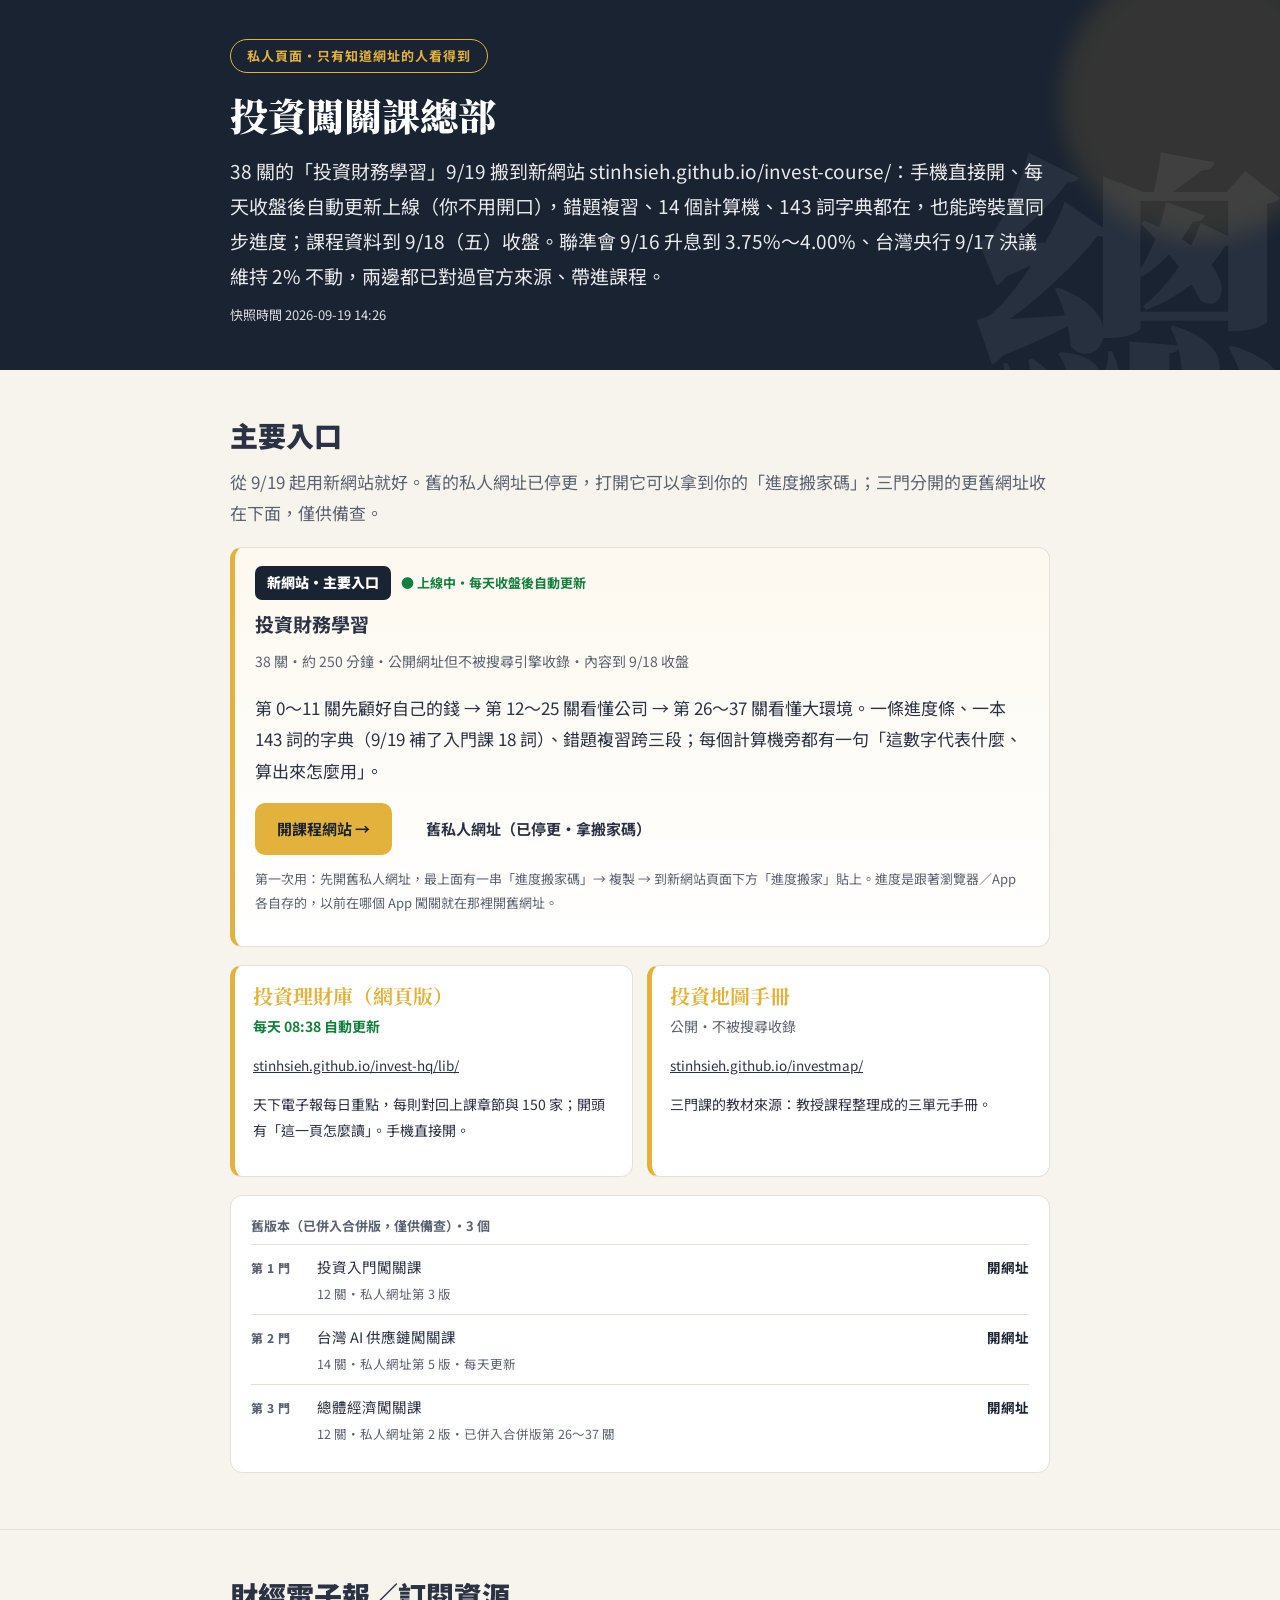
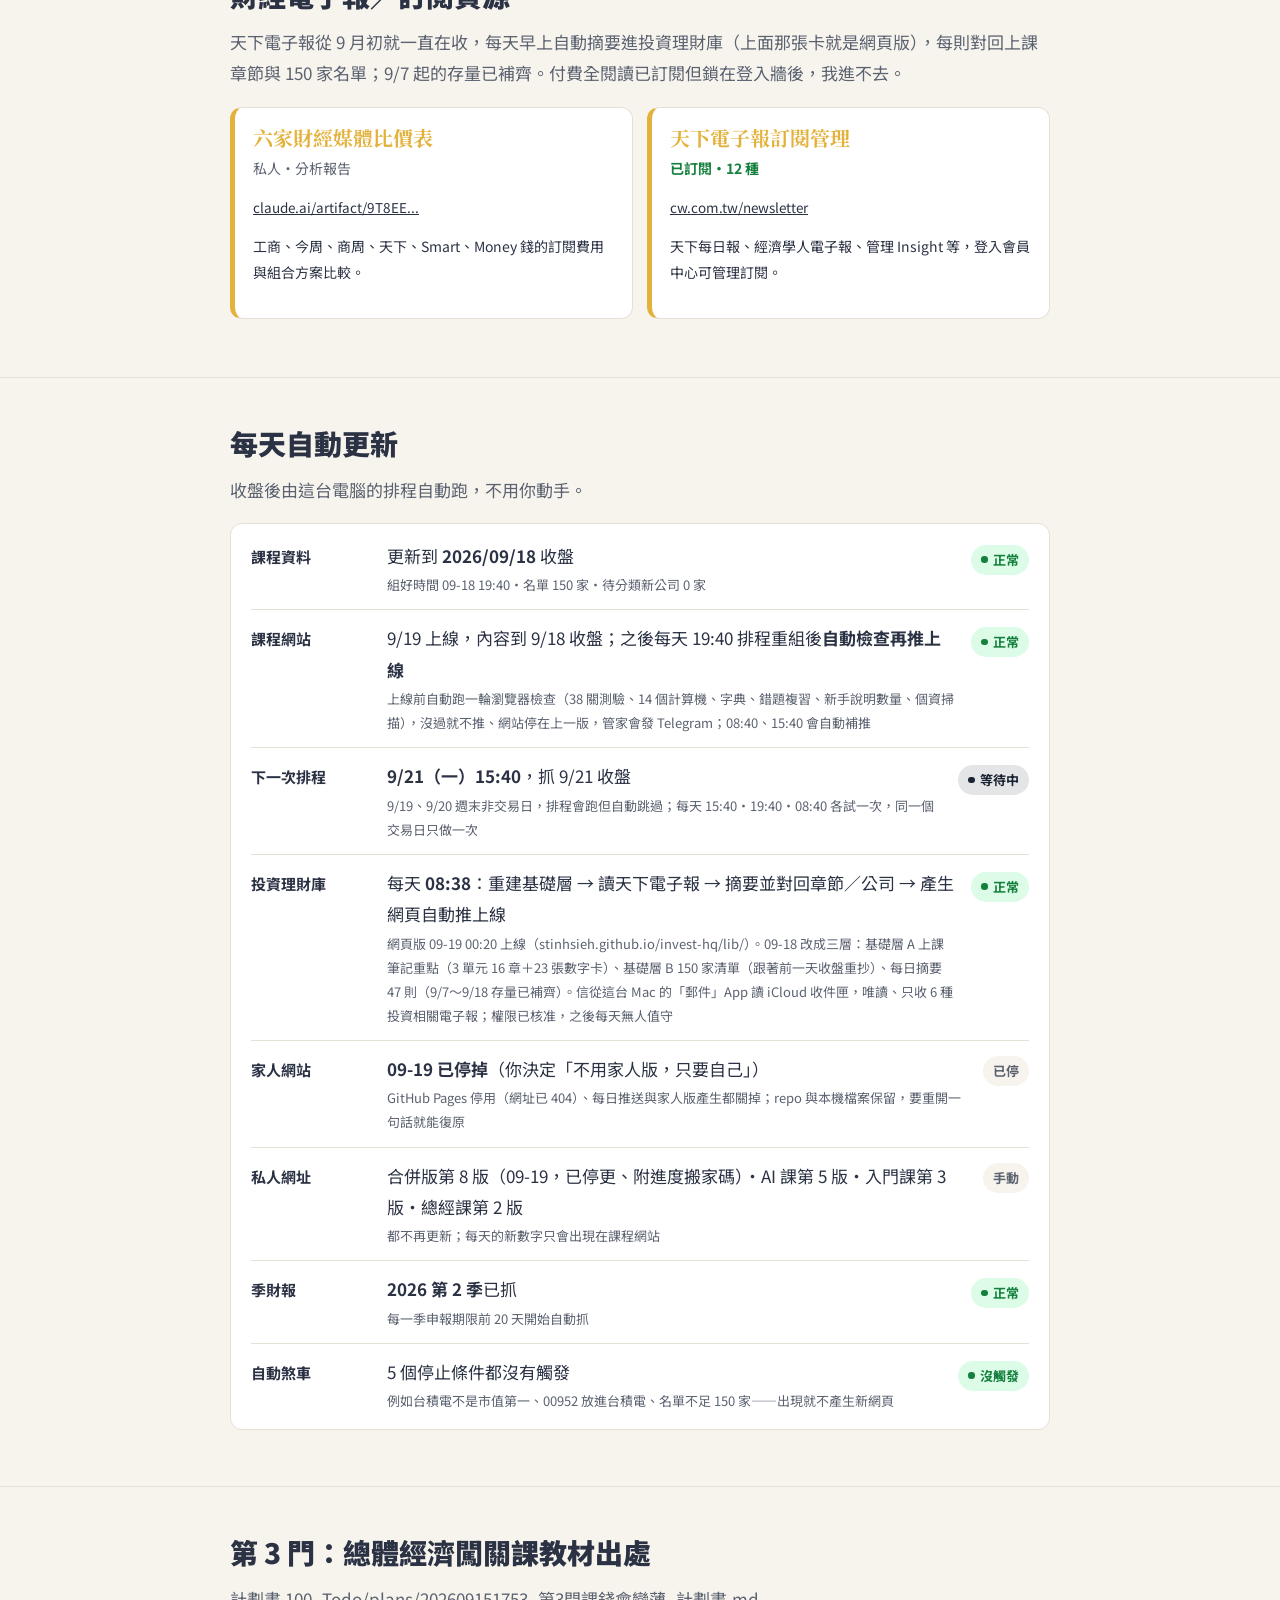
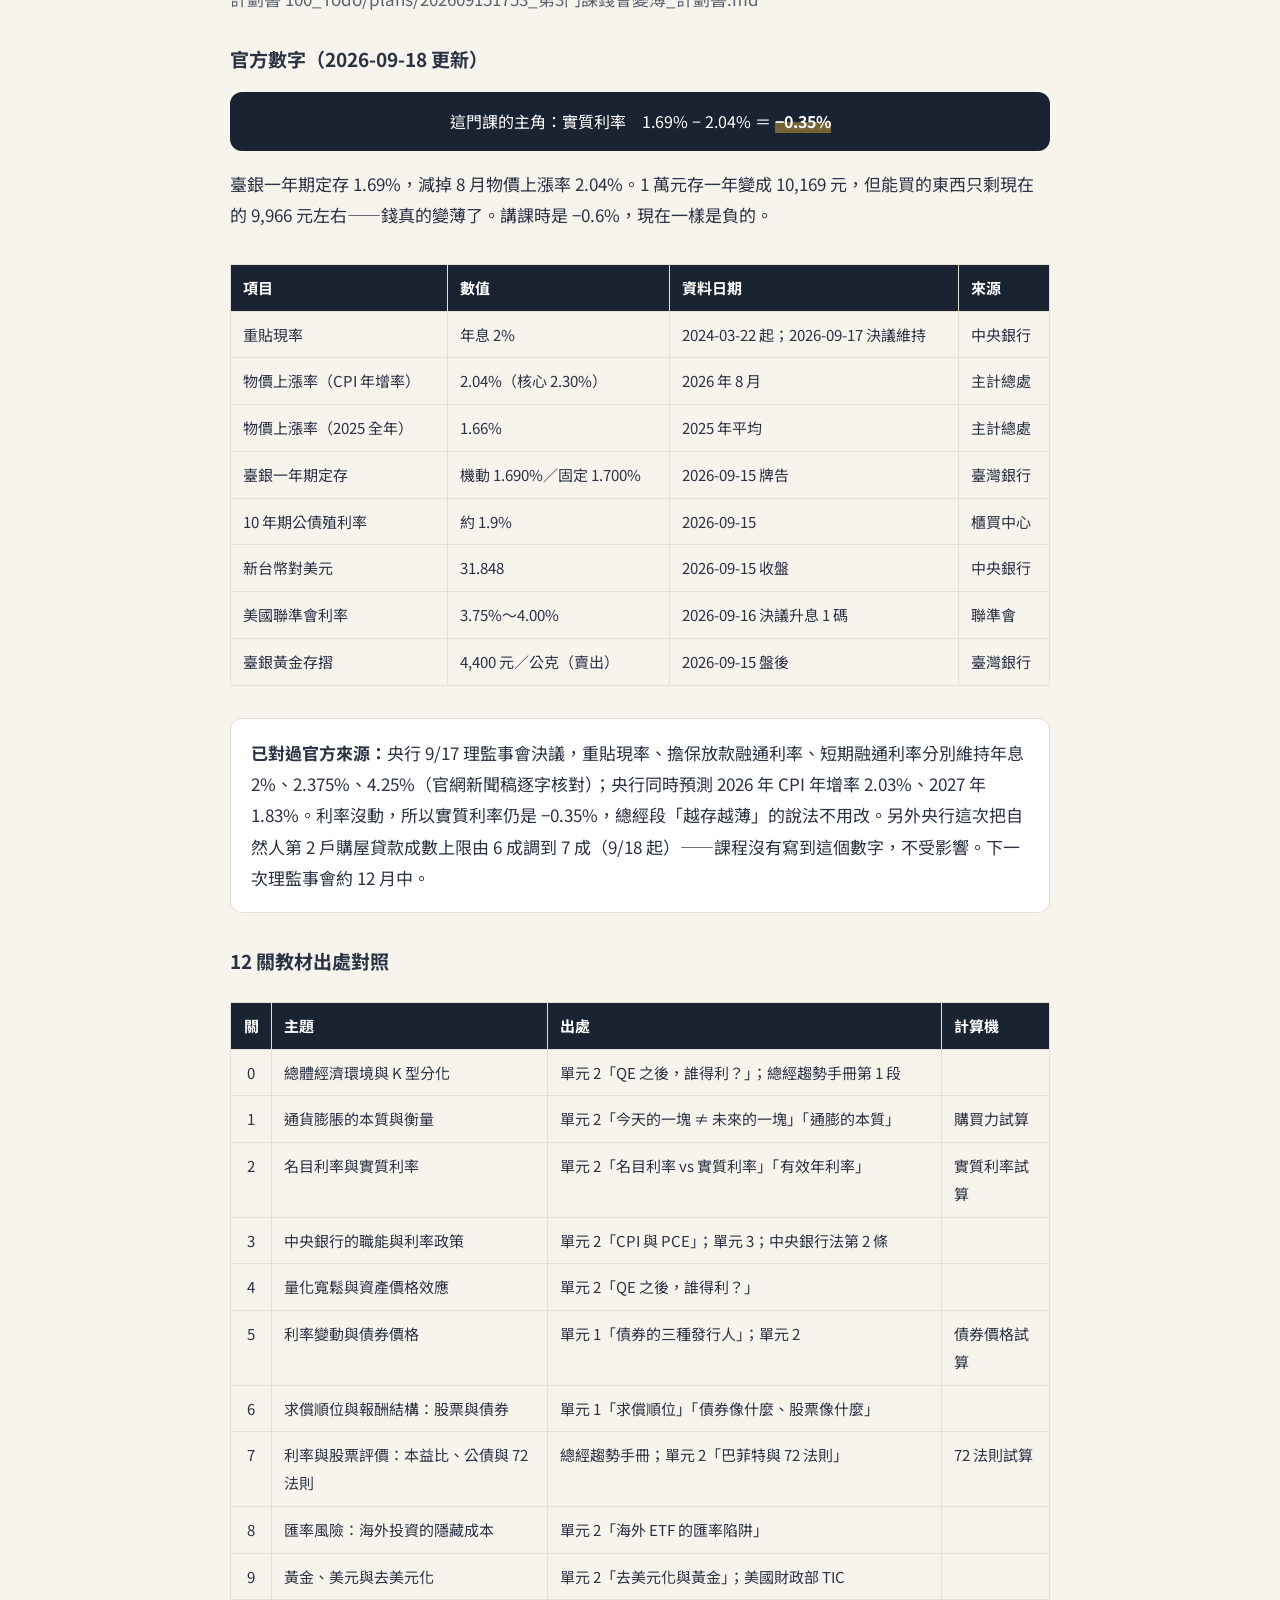
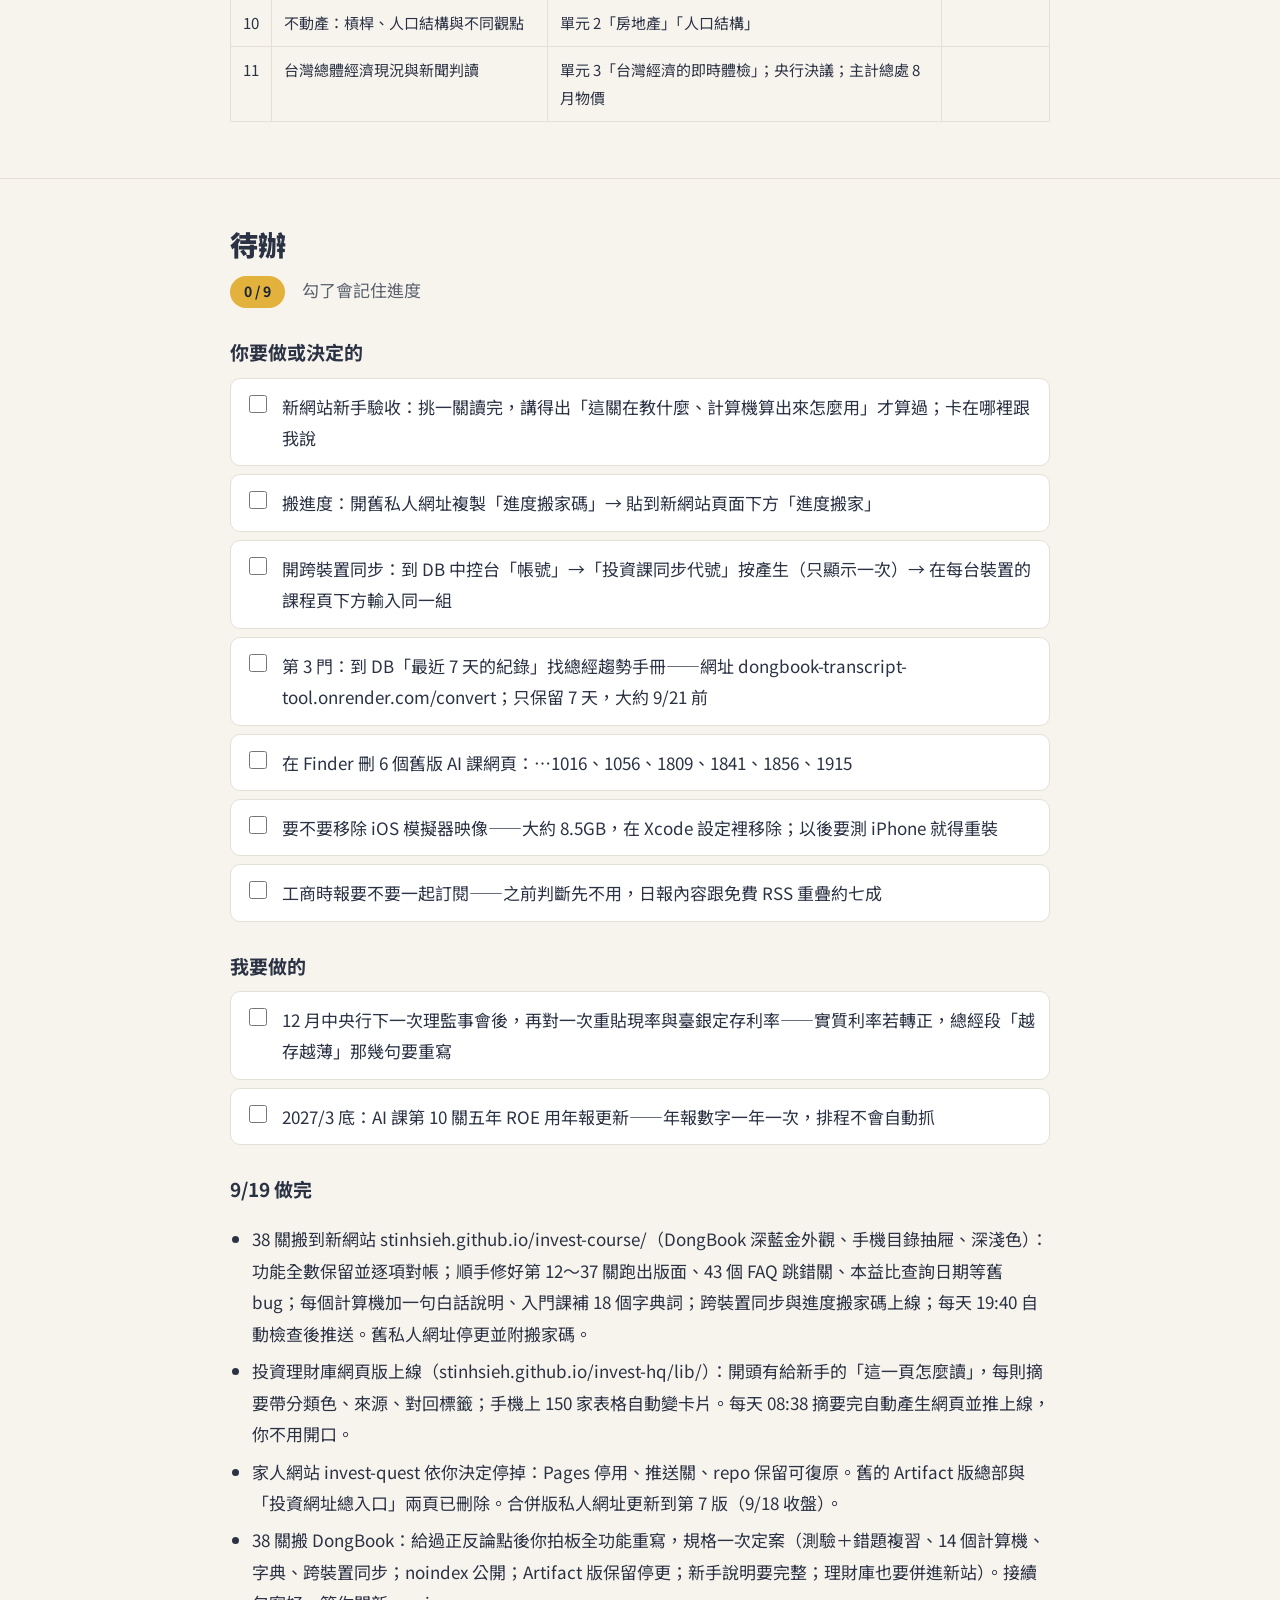
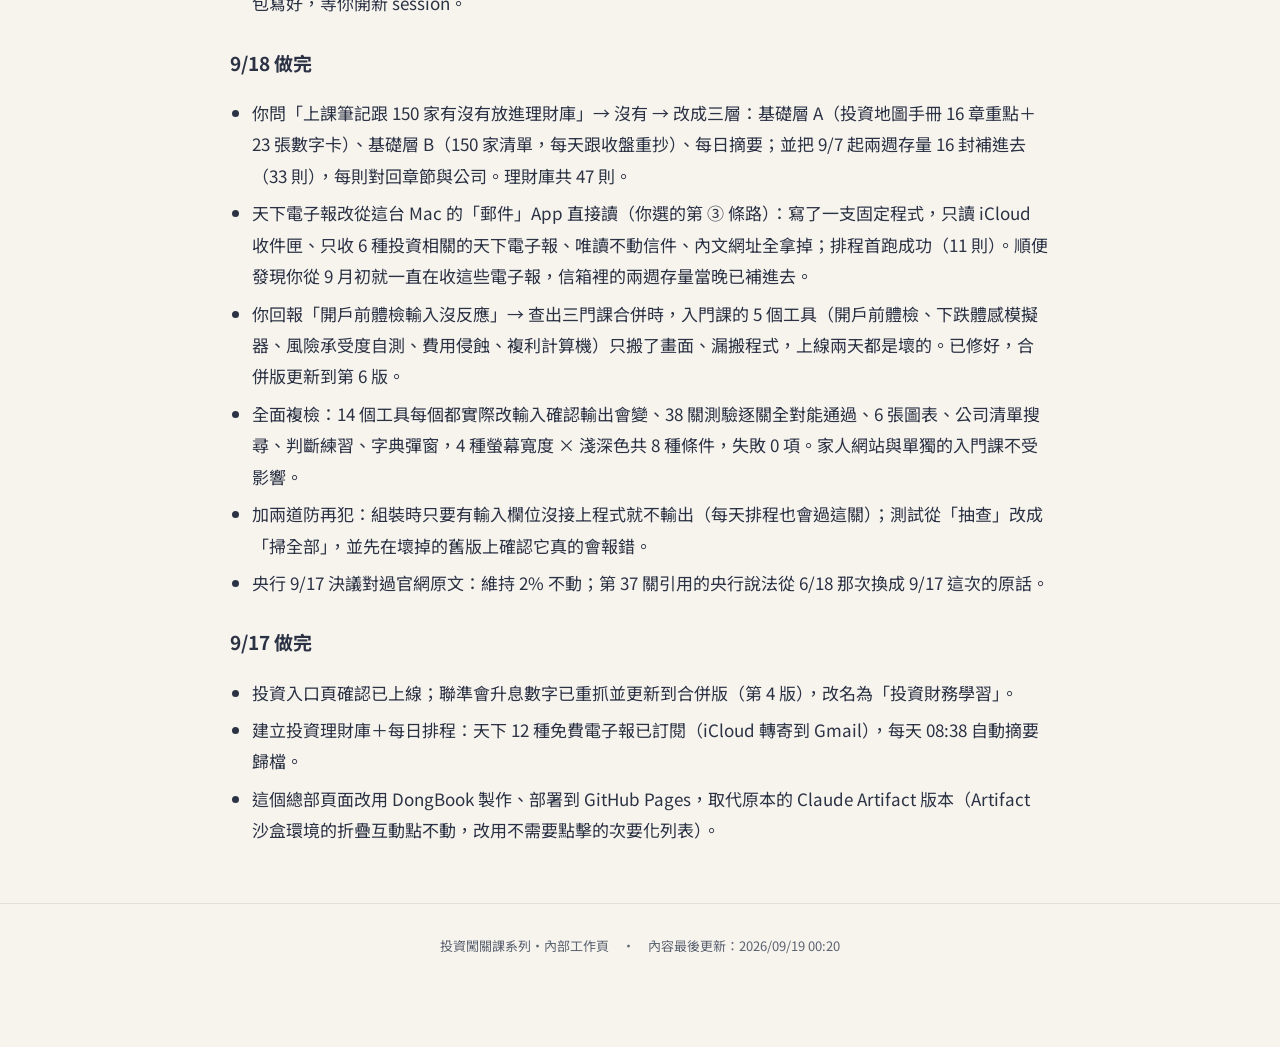
<file: index.html>
<!doctype html>
<html lang="zh-Hant"><head>
<meta charset="utf-8"><meta name="viewport" content="width=device-width, initial-scale=1">
<meta name="robots" content="noindex, nofollow">
<title>投資闖關課總部</title>
<meta http-equiv="refresh" content="0; url=./202609191440/">
<link rel="canonical" href="./202609191440/">
<style>:root{--bg:#1a2332;--accent:#e3b23c}body{margin:0;min-height:100vh;display:flex;align-items:center;
justify-content:center;text-align:center;padding:24px;background:var(--bg);color:#fff;
font-family:'Noto Sans TC',system-ui,sans-serif;line-height:1.9}a{color:var(--accent);font-weight:700}
.v{opacity:.7;font-size:14px;margin-top:10px}</style></head><body><div>
<p>正在前往最新版…</p>
<p>若沒有自動跳轉，請點：<a href="./202609191440/">投資闖關課總部（最新版）</a></p>
<p class="v">目前最新版：202609191440</p>
</div><script>location.replace('./202609191440/');</script></body></html>
</file>
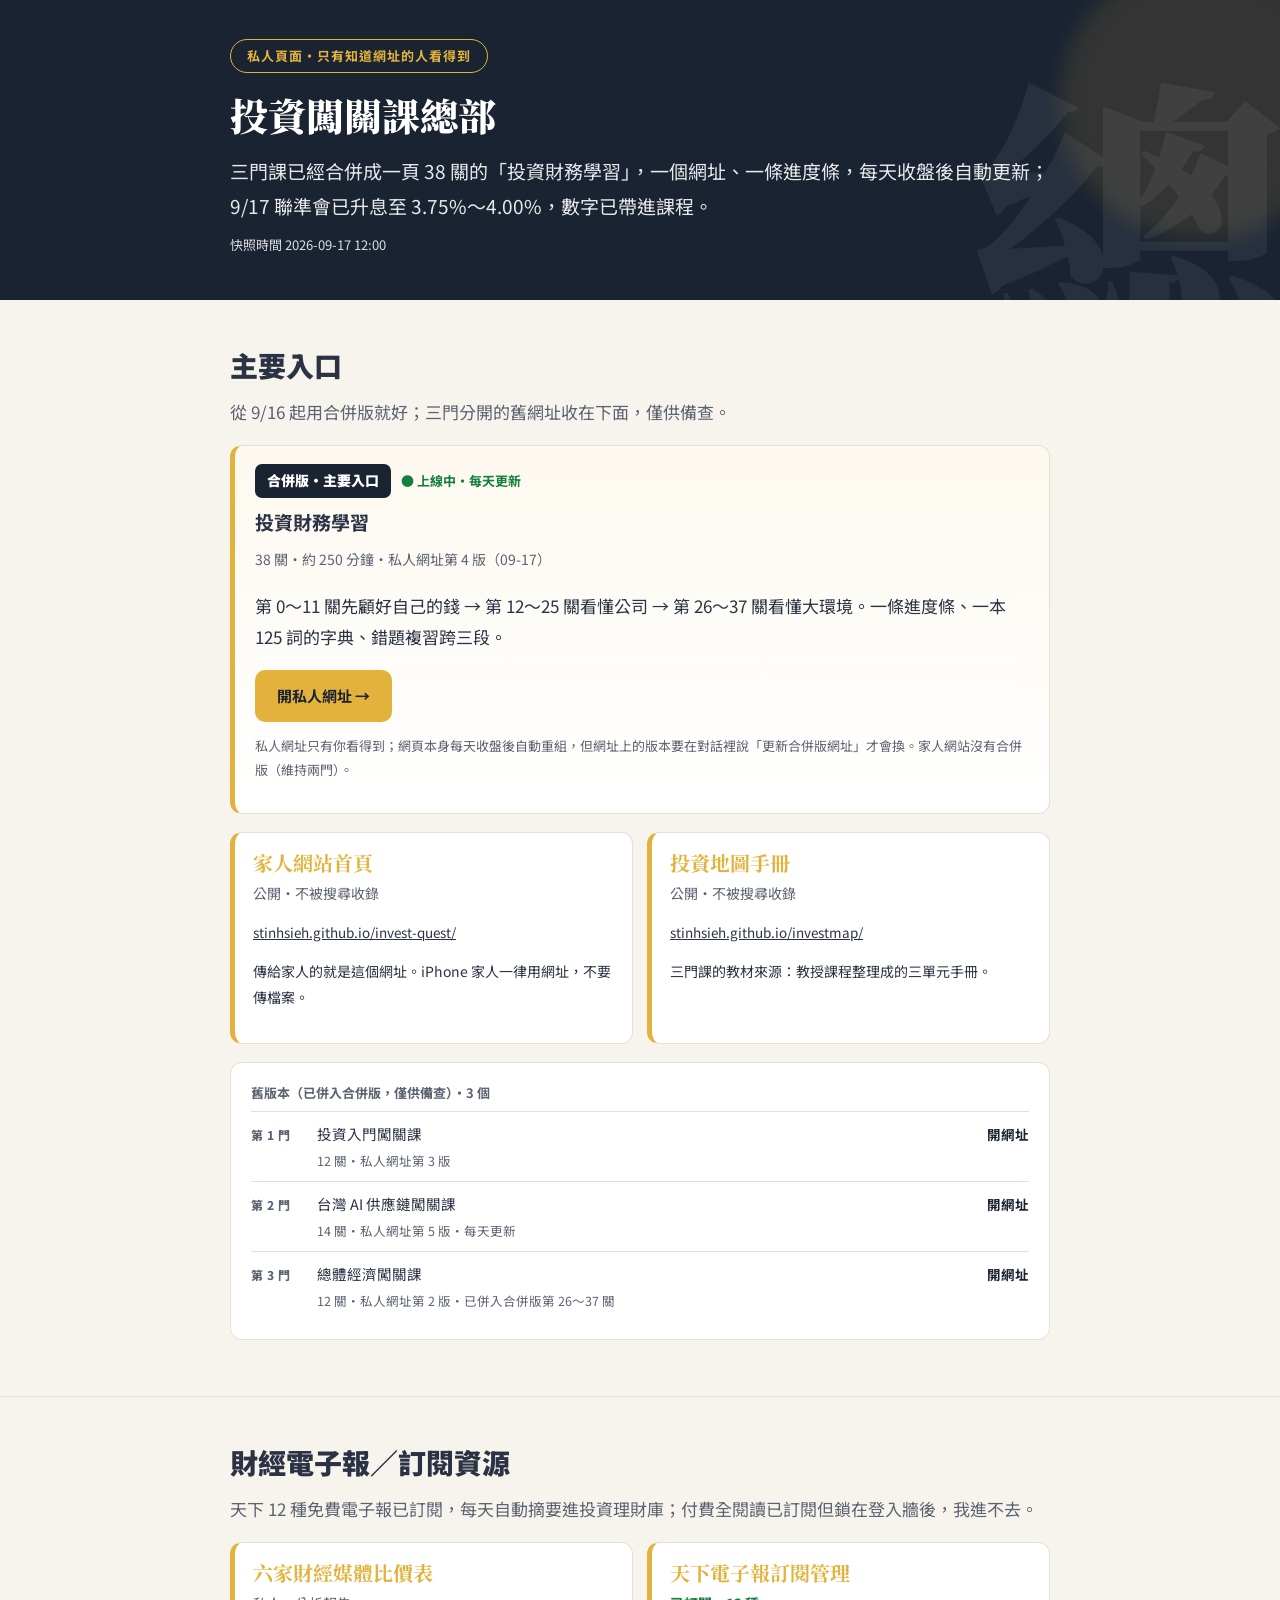
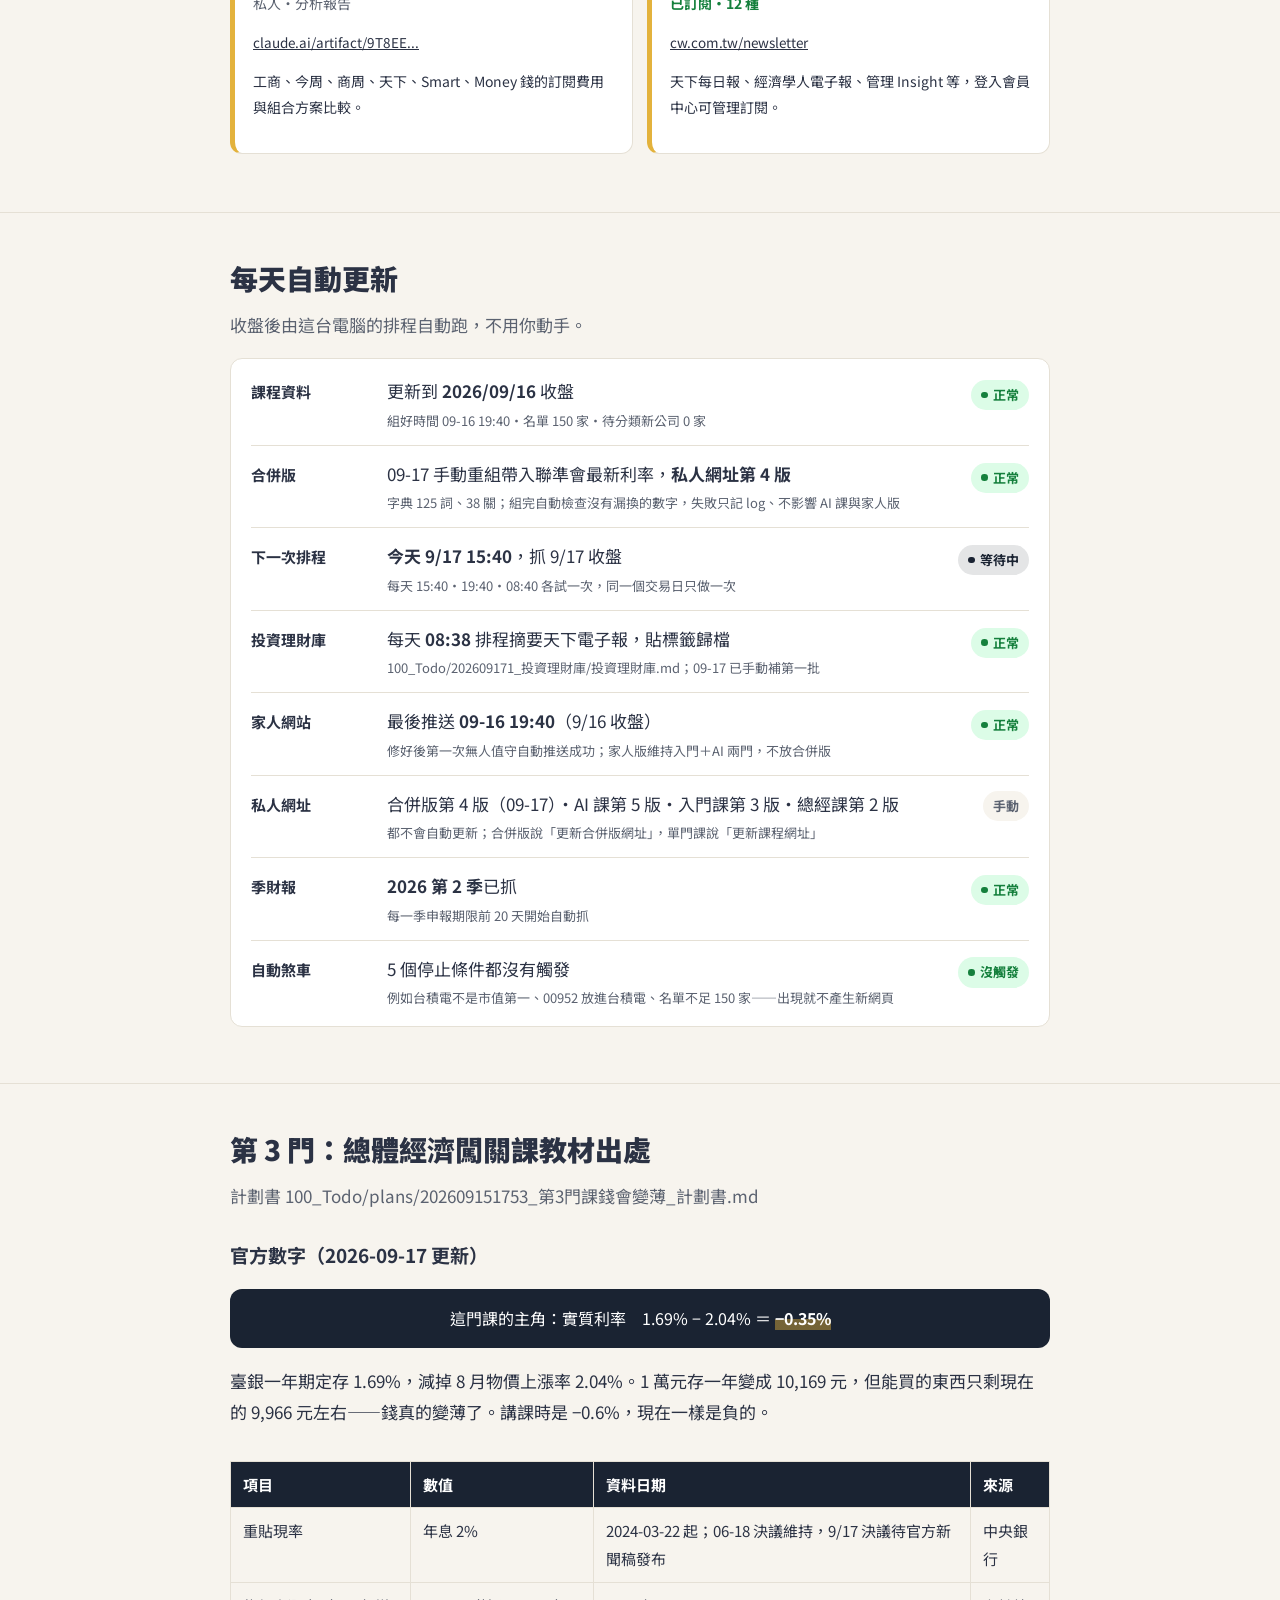
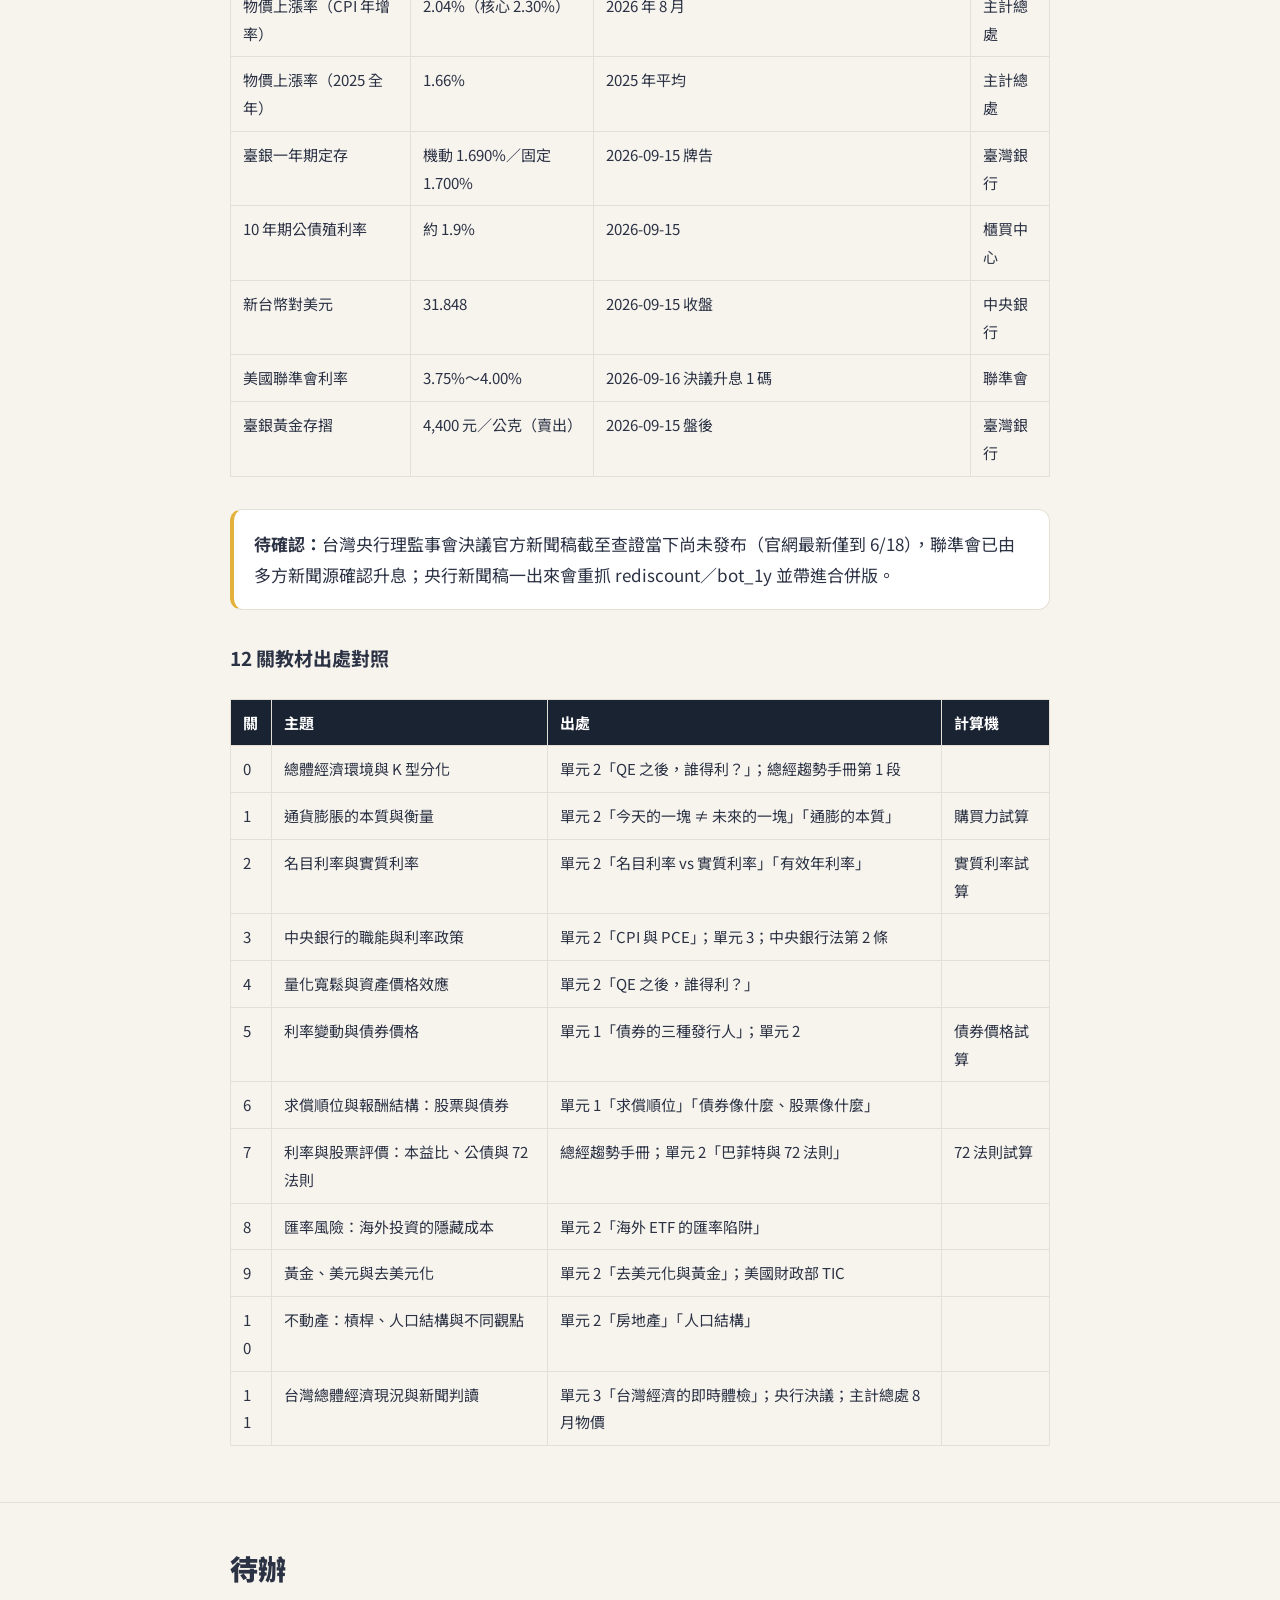
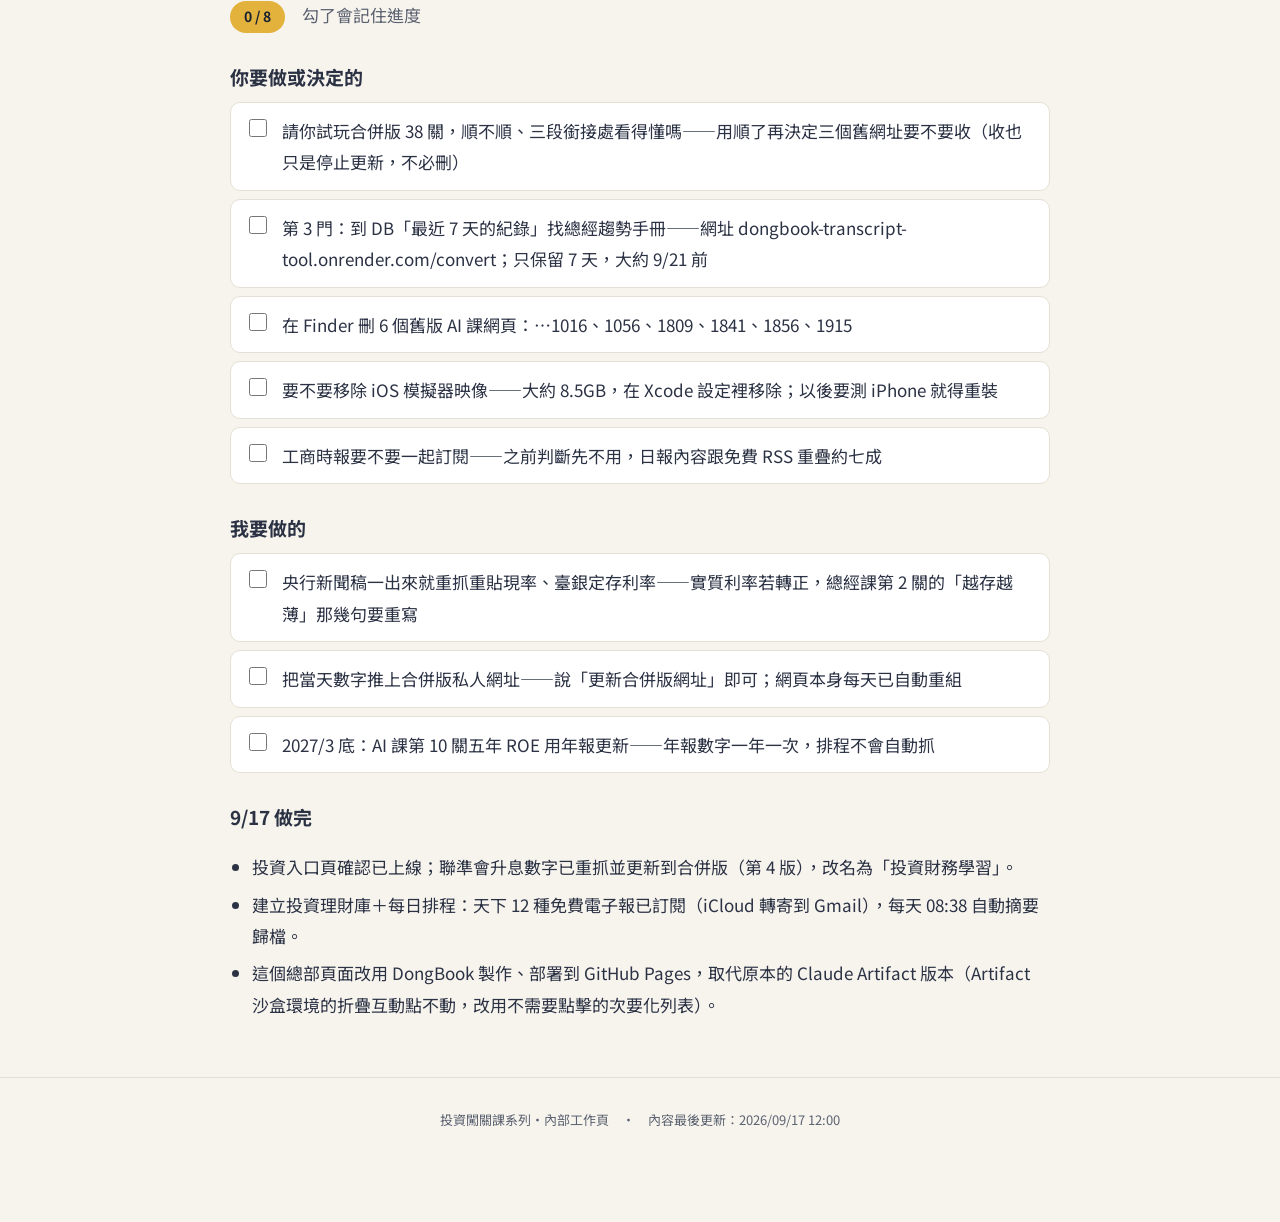
<file: 202609171200/index.html>
<!doctype html>
<html lang="zh-Hant">
<head>
<meta charset="utf-8">
<meta name="viewport" content="width=device-width, initial-scale=1">
<meta name="robots" content="noindex, nofollow">
<title>投資闖關課總部</title>
<meta name="description" content="投資闖關課系列的狀態總覽：合併版進度、每日自動更新、財經電子報訂閱、待辦事項。">
<link rel="preconnect" href="https://fonts.googleapis.com">
<link rel="preconnect" href="https://fonts.gstatic.com" crossorigin>
<link href="https://fonts.googleapis.com/css2?family=Noto+Sans+TC:wght@400;500;700;900&family=Noto+Serif+TC:wght@700;900&display=swap" rel="stylesheet">
<link rel="stylesheet" href="assets/style.css">
<style>
  /* 這一頁是狀態儀表板，不是分章手冊：補幾個本頁專用的小樣式，沿用共用色票 */
  .srow{display:grid;grid-template-columns:1fr;gap:3px;padding:12px 0;border-top:1px solid var(--line)}
  .srow:first-child{border-top:0}
  @media(min-width:700px){.srow{grid-template-columns:7.5rem 1fr auto;gap:4px 16px;align-items:baseline}}
  .srow .k{font-weight:700;font-size:15px}
  .srow .v small{display:block;color:var(--muted);font-size:13px;margin-top:2px}
  .pill{display:inline-flex;align-items:center;gap:.4em;font-size:13px;font-weight:700;padding:3px 10px;border-radius:999px;white-space:nowrap;justify-self:start}
  .pill::before{content:"";width:.5em;height:.5em;border-radius:50%;background:currentColor}
  .pill.ok{color:#15803d;background:#dcfce7}
  .pill.warn{color:#9a5b06;background:#fef3c7}
  .pill.wait{color:var(--hero-bg);background:color-mix(in srgb,var(--hero-bg) 12%,var(--card))}
  .pill.plain{color:var(--muted);background:var(--bg)}
  .pill.plain::before{display:none}
  .arow{display:grid;grid-template-columns:3.4rem 1fr auto;align-items:baseline;gap:8px 12px;padding:9px 0;border-top:1px solid var(--line)}
  .arow:first-child{border-top:0}
  .arow .an{font-size:12px;font-weight:800;color:var(--muted);letter-spacing:.04em}
  .arow .at{font-size:14.5px;color:var(--ink)}
  .arow .at small{display:block;font-size:12.5px;color:var(--muted);margin-top:1px}
  .arow .au{font-size:13.5px;font-weight:700;color:var(--hero-bg);white-space:nowrap;text-decoration:none}
  .arow .au:hover{text-decoration:underline}
  @media(max-width:520px){.arow{grid-template-columns:1fr auto;grid-template-areas:"n u" "t t"}.arow .an{grid-area:n}.arow .au{grid-area:u}.arow .at{grid-area:t}}
  .hero.pagehero{padding:38px 0 30px}
  .hero.pagehero h1{font-size:clamp(26px,5vw,38px)}
  .snap{font-size:13px;opacity:.85;margin-top:10px}
</style>
</head>
<body data-todo-prefix="invest-hq-todo-">

<header class="hero pagehero">
  <span class="wm">總</span>
  <div class="wrap">
    <span class="tag">私人頁面・只有知道網址的人看得到</span>
    <h1>投資闖關課總部</h1>
    <p class="sub">三門課已經合併成一頁 38 關的「投資財務學習」，一個網址、一條進度條，每天收盤後自動更新；9/17 聯準會已升息至 3.75%～4.00%，數字已帶進課程。</p>
    <p class="snap">快照時間 2026-09-17 12:00</p>
  </div>
</header>

<section id="main">
  <div class="wrap">

    <h2>主要入口</h2>
    <p class="lead">從 9/16 起用合併版就好；三門分開的舊網址收在下面，僅供備查。</p>

    <div class="box big">
      <div style="display:flex;align-items:center;gap:10px;flex-wrap:wrap;margin-bottom:6px">
        <span class="badge">合併版・主要入口</span>
        <span style="color:#15803d;font-size:13px;font-weight:700">● 上線中・每天更新</span>
      </div>
      <h3 style="margin-top:2px">投資財務學習</h3>
      <p style="color:var(--muted);font-size:14px;margin:2px 0 10px">38 關・約 250 分鐘・私人網址第 4 版（09-17）</p>
      <p>第 0～11 關先顧好自己的錢 → 第 12～25 關看懂公司 → 第 26～37 關看懂大環境。一條進度條、一本 125 詞的字典、錯題複習跨三段。</p>
      <div class="cta" style="margin-top:14px">
        <a class="btn btn-fill" href="https://claude.ai/artifact/R5hioDsKVNgETPftsJHDvV" target="_blank" rel="noopener">開私人網址 →</a>
      </div>
      <p style="font-size:13px;color:var(--muted);margin-top:12px">私人網址只有你看得到；網頁本身每天收盤後自動重組，但網址上的版本要在對話裡說「更新合併版網址」才會換。家人網站沒有合併版（維持兩門）。</p>
    </div>

    <div class="abc">
      <div class="c">
        <b>家人網站首頁</b>
        <p style="font-size:14px;color:var(--muted);margin:4px 0">公開・不被搜尋收錄</p>
        <p style="font-size:13.5px"><a href="https://stinhsieh.github.io/invest-quest/" target="_blank" rel="noopener">stinhsieh.github.io/invest-quest/</a></p>
        <p style="font-size:14px">傳給家人的就是這個網址。iPhone 家人一律用網址，不要傳檔案。</p>
      </div>
      <div class="c">
        <b>投資地圖手冊</b>
        <p style="font-size:14px;color:var(--muted);margin:4px 0">公開・不被搜尋收錄</p>
        <p style="font-size:13.5px"><a href="https://stinhsieh.github.io/investmap/" target="_blank" rel="noopener">stinhsieh.github.io/investmap/</a></p>
        <p style="font-size:14px">三門課的教材來源：教授課程整理成的三單元手冊。</p>
      </div>
    </div>

    <div class="box" style="margin-top:6px">
      <p style="font-size:13px;font-weight:700;color:var(--muted);margin:0 0 6px">舊版本（已併入合併版，僅供備查）・3 個</p>
      <div class="arow">
        <span class="an">第 1 門</span>
        <span class="at">投資入門闖關課<small>12 關・私人網址第 3 版</small></span>
        <a class="au" href="https://claude.ai/artifact/FuH8c8zLMKaxhnwhoqgCEv" target="_blank" rel="noopener">開網址</a>
      </div>
      <div class="arow">
        <span class="an">第 2 門</span>
        <span class="at">台灣 AI 供應鏈闖關課<small>14 關・私人網址第 5 版・每天更新</small></span>
        <a class="au" href="https://claude.ai/artifact/REQgS7DTgXQ9YwXvuSJ9bq" target="_blank" rel="noopener">開網址</a>
      </div>
      <div class="arow">
        <span class="an">第 3 門</span>
        <span class="at">總體經濟闖關課<small>12 關・私人網址第 2 版・已併入合併版第 26～37 關</small></span>
        <a class="au" href="https://claude.ai/artifact/QC78cYbFp8rtuRPmBhNSoE" target="_blank" rel="noopener">開網址</a>
      </div>
    </div>

  </div>
</section>

<section>
  <div class="wrap">
    <h2>財經電子報／訂閱資源</h2>
    <p class="lead">天下 12 種免費電子報已訂閱，每天自動摘要進投資理財庫；付費全閱讀已訂閱但鎖在登入牆後，我進不去。</p>

    <div class="abc">
      <div class="c">
        <b>六家財經媒體比價表</b>
        <p style="font-size:14px;color:var(--muted);margin:4px 0">私人・分析報告</p>
        <p style="font-size:13.5px"><a href="https://claude.ai/artifact/9T8EEGuk47riiahEYBkfuL" target="_blank" rel="noopener">claude.ai/artifact/9T8EE...</a></p>
        <p style="font-size:14px">工商、今周、商周、天下、Smart、Money 錢的訂閱費用與組合方案比較。</p>
      </div>
      <div class="c">
        <b>天下電子報訂閱管理</b>
        <p style="font-size:14px;color:#15803d;font-weight:700;margin:4px 0">已訂閱・12 種</p>
        <p style="font-size:13.5px"><a href="https://www.cw.com.tw/newsletter" target="_blank" rel="noopener">cw.com.tw/newsletter</a></p>
        <p style="font-size:14px">天下每日報、經濟學人電子報、管理 Insight 等，登入會員中心可管理訂閱。</p>
      </div>
    </div>
  </div>
</section>

<section>
  <div class="wrap">
    <h2>每天自動更新</h2>
    <p class="lead">收盤後由這台電腦的排程自動跑，不用你動手。</p>
    <div class="box" style="padding:4px 20px">
      <div class="srow">
        <span class="k">課程資料</span>
        <span class="v">更新到 <b>2026/09/16</b> 收盤<small>組好時間 09-16 19:40・名單 150 家・待分類新公司 0 家</small></span>
        <span class="pill ok">正常</span>
      </div>
      <div class="srow">
        <span class="k">合併版</span>
        <span class="v">09-17 手動重組帶入聯準會最新利率，<b>私人網址第 4 版</b><small>字典 125 詞、38 關；組完自動檢查沒有漏換的數字，失敗只記 log、不影響 AI 課與家人版</small></span>
        <span class="pill ok">正常</span>
      </div>
      <div class="srow">
        <span class="k">下一次排程</span>
        <span class="v"><b>今天 9/17 15:40</b>，抓 9/17 收盤<small>每天 15:40・19:40・08:40 各試一次，同一個交易日只做一次</small></span>
        <span class="pill wait">等待中</span>
      </div>
      <div class="srow">
        <span class="k">投資理財庫</span>
        <span class="v">每天 <b>08:38</b> 排程摘要天下電子報，貼標籤歸檔<small>100_Todo/202609171_投資理財庫/投資理財庫.md；09-17 已手動補第一批</small></span>
        <span class="pill ok">正常</span>
      </div>
      <div class="srow">
        <span class="k">家人網站</span>
        <span class="v">最後推送 <b>09-16 19:40</b>（9/16 收盤）<small>修好後第一次無人值守自動推送成功；家人版維持入門＋AI 兩門，不放合併版</small></span>
        <span class="pill ok">正常</span>
      </div>
      <div class="srow">
        <span class="k">私人網址</span>
        <span class="v">合併版第 4 版（09-17）・AI 課第 5 版・入門課第 3 版・總經課第 2 版<small>都不會自動更新；合併版說「更新合併版網址」，單門課說「更新課程網址」</small></span>
        <span class="pill plain">手動</span>
      </div>
      <div class="srow">
        <span class="k">季財報</span>
        <span class="v"><b>2026 第 2 季</b>已抓<small>每一季申報期限前 20 天開始自動抓</small></span>
        <span class="pill ok">正常</span>
      </div>
      <div class="srow">
        <span class="k">自動煞車</span>
        <span class="v">5 個停止條件都沒有觸發<small>例如台積電不是市值第一、00952 放進台積電、名單不足 150 家——出現就不產生新網頁</small></span>
        <span class="pill ok">沒觸發</span>
      </div>
    </div>
  </div>
</section>

<section>
  <div class="wrap">
    <h2>第 3 門：總體經濟闖關課教材出處</h2>
    <p class="lead">計劃書 100_Todo/plans/202609151753_第3門課錢會變薄_計劃書.md</p>

    <h3>官方數字（2026-09-17 更新）</h3>
    <div class="formula">
      這門課的主角：實質利率　1.69% − 2.04% ＝ <span class="hl">−0.35%</span>
    </div>
    <p>臺銀一年期定存 1.69%，減掉 8 月物價上漲率 2.04%。1 萬元存一年變成 10,169 元，但能買的東西只剩現在的 9,966 元左右——錢真的變薄了。講課時是 −0.6%，現在一樣是負的。</p>

    <div class="tablewrap">
      <table>
        <tr class="thr"><th>項目</th><th>數值</th><th>資料日期</th><th>來源</th></tr>
        <tr><td data-label="項目">重貼現率</td><td data-label="數值">年息 2%</td><td data-label="資料日期">2024-03-22 起；06-18 決議維持，9/17 決議待官方新聞稿發布</td><td data-label="來源">中央銀行</td></tr>
        <tr><td data-label="項目">物價上漲率（CPI 年增率）</td><td data-label="數值">2.04%（核心 2.30%）</td><td data-label="資料日期">2026 年 8 月</td><td data-label="來源">主計總處</td></tr>
        <tr><td data-label="項目">物價上漲率（2025 全年）</td><td data-label="數值">1.66%</td><td data-label="資料日期">2025 年平均</td><td data-label="來源">主計總處</td></tr>
        <tr><td data-label="項目">臺銀一年期定存</td><td data-label="數值">機動 1.690%／固定 1.700%</td><td data-label="資料日期">2026-09-15 牌告</td><td data-label="來源">臺灣銀行</td></tr>
        <tr><td data-label="項目">10 年期公債殖利率</td><td data-label="數值">約 1.9%</td><td data-label="資料日期">2026-09-15</td><td data-label="來源">櫃買中心</td></tr>
        <tr><td data-label="項目">新台幣對美元</td><td data-label="數值">31.848</td><td data-label="資料日期">2026-09-15 收盤</td><td data-label="來源">中央銀行</td></tr>
        <tr><td data-label="項目">美國聯準會利率</td><td data-label="數值">3.75%～4.00%</td><td data-label="資料日期">2026-09-16 決議升息 1 碼</td><td data-label="來源">聯準會</td></tr>
        <tr><td data-label="項目">臺銀黃金存摺</td><td data-label="數值">4,400 元／公克（賣出）</td><td data-label="資料日期">2026-09-15 盤後</td><td data-label="來源">臺灣銀行</td></tr>
      </table>
    </div>
    <div class="box warn">
      <b>待確認：</b>台灣央行理監事會決議官方新聞稿截至查證當下尚未發布（官網最新僅到 6/18），聯準會已由多方新聞源確認升息；央行新聞稿一出來會重抓 rediscount／bot_1y 並帶進合併版。
    </div>

    <h3 style="margin-top:30px">12 關教材出處對照</h3>
    <div class="tablewrap">
      <table>
        <tr class="thr"><th>關</th><th>主題</th><th>出處</th><th>計算機</th></tr>
        <tr><td data-label="關">0</td><td data-label="主題">總體經濟環境與 K 型分化</td><td data-label="出處">單元 2「QE 之後，誰得利？」；總經趨勢手冊第 1 段</td><td data-label="計算機"></td></tr>
        <tr><td data-label="關">1</td><td data-label="主題">通貨膨脹的本質與衡量</td><td data-label="出處">單元 2「今天的一塊 ≠ 未來的一塊」「通膨的本質」</td><td data-label="計算機">購買力試算</td></tr>
        <tr><td data-label="關">2</td><td data-label="主題">名目利率與實質利率</td><td data-label="出處">單元 2「名目利率 vs 實質利率」「有效年利率」</td><td data-label="計算機">實質利率試算</td></tr>
        <tr><td data-label="關">3</td><td data-label="主題">中央銀行的職能與利率政策</td><td data-label="出處">單元 2「CPI 與 PCE」；單元 3；中央銀行法第 2 條</td><td data-label="計算機"></td></tr>
        <tr><td data-label="關">4</td><td data-label="主題">量化寬鬆與資產價格效應</td><td data-label="出處">單元 2「QE 之後，誰得利？」</td><td data-label="計算機"></td></tr>
        <tr><td data-label="關">5</td><td data-label="主題">利率變動與債券價格</td><td data-label="出處">單元 1「債券的三種發行人」；單元 2</td><td data-label="計算機">債券價格試算</td></tr>
        <tr><td data-label="關">6</td><td data-label="主題">求償順位與報酬結構：股票與債券</td><td data-label="出處">單元 1「求償順位」「債券像什麼、股票像什麼」</td><td data-label="計算機"></td></tr>
        <tr><td data-label="關">7</td><td data-label="主題">利率與股票評價：本益比、公債與 72 法則</td><td data-label="出處">總經趨勢手冊；單元 2「巴菲特與 72 法則」</td><td data-label="計算機">72 法則試算</td></tr>
        <tr><td data-label="關">8</td><td data-label="主題">匯率風險：海外投資的隱藏成本</td><td data-label="出處">單元 2「海外 ETF 的匯率陷阱」</td><td data-label="計算機"></td></tr>
        <tr><td data-label="關">9</td><td data-label="主題">黃金、美元與去美元化</td><td data-label="出處">單元 2「去美元化與黃金」；美國財政部 TIC</td><td data-label="計算機"></td></tr>
        <tr><td data-label="關">10</td><td data-label="主題">不動產：槓桿、人口結構與不同觀點</td><td data-label="出處">單元 2「房地產」「人口結構」</td><td data-label="計算機"></td></tr>
        <tr><td data-label="關">11</td><td data-label="主題">台灣總體經濟現況與新聞判讀</td><td data-label="出處">單元 3「台灣經濟的即時體檢」；央行決議；主計總處 8 月物價</td><td data-label="計算機"></td></tr>
      </table>
    </div>
  </div>
</section>

<section>
  <div class="wrap">
    <h2>待辦</h2>
    <p class="lead"><span class="prog" id="prog">0 / 0</span>　勾了會記住進度</p>

    <h3>你要做或決定的</h3>
    <div class="todo"><input type="checkbox" data-k="try-merged"><span>請你試玩合併版 38 關，順不順、三段銜接處看得懂嗎——用順了再決定三個舊網址要不要收（收也只是停止更新，不必刪）</span></div>
    <div class="todo"><input type="checkbox" data-k="mthin-doc"><span>第 3 門：到 DB「最近 7 天的紀錄」找總經趨勢手冊——網址 dongbook-transcript-tool.onrender.com/convert；只保留 7 天，大約 9/21 前</span></div>
    <div class="todo"><input type="checkbox" data-k="finder-cleanup"><span>在 Finder 刪 6 個舊版 AI 課網頁：…1016、1056、1809、1841、1856、1915</span></div>
    <div class="todo"><input type="checkbox" data-k="ios-sim"><span>要不要移除 iOS 模擬器映像——大約 8.5GB，在 Xcode 設定裡移除；以後要測 iPhone 就得重裝</span></div>
    <div class="todo"><input type="checkbox" data-k="ctee-sub"><span>工商時報要不要一起訂閱——之前判斷先不用，日報內容跟免費 RSS 重疊約七成</span></div>

    <h3 style="margin-top:26px">我要做的</h3>
    <div class="todo"><input type="checkbox" data-k="cbc-rate"><span>央行新聞稿一出來就重抓重貼現率、臺銀定存利率——實質利率若轉正，總經課第 2 關的「越存越薄」那幾句要重寫</span></div>
    <div class="todo"><input type="checkbox" data-k="push-merged"><span>把當天數字推上合併版私人網址——說「更新合併版網址」即可；網頁本身每天已自動重組</span></div>
    <div class="todo"><input type="checkbox" data-k="roe-2027"><span>2027/3 底：AI 課第 10 關五年 ROE 用年報更新——年報數字一年一次，排程不會自動抓</span></div>

    <h3 style="margin-top:26px">9/17 做完</h3>
    <ul>
      <li>投資入口頁確認已上線；聯準會升息數字已重抓並更新到合併版（第 4 版），改名為「投資財務學習」。</li>
      <li>建立投資理財庫＋每日排程：天下 12 種免費電子報已訂閱（iCloud 轉寄到 Gmail），每天 08:38 自動摘要歸檔。</li>
      <li>這個總部頁面改用 DongBook 製作、部署到 GitHub Pages，取代原本的 Claude Artifact 版本（Artifact 沙盒環境的折疊互動點不動，改用不需要點擊的次要化列表）。</li>
    </ul>
  </div>
</section>

<footer>投資闖關課系列・內部工作頁　·　內容最後更新：2026/09/17 12:00</footer>

<script src="assets/app.js"></script>
</body>
</html>
</file>
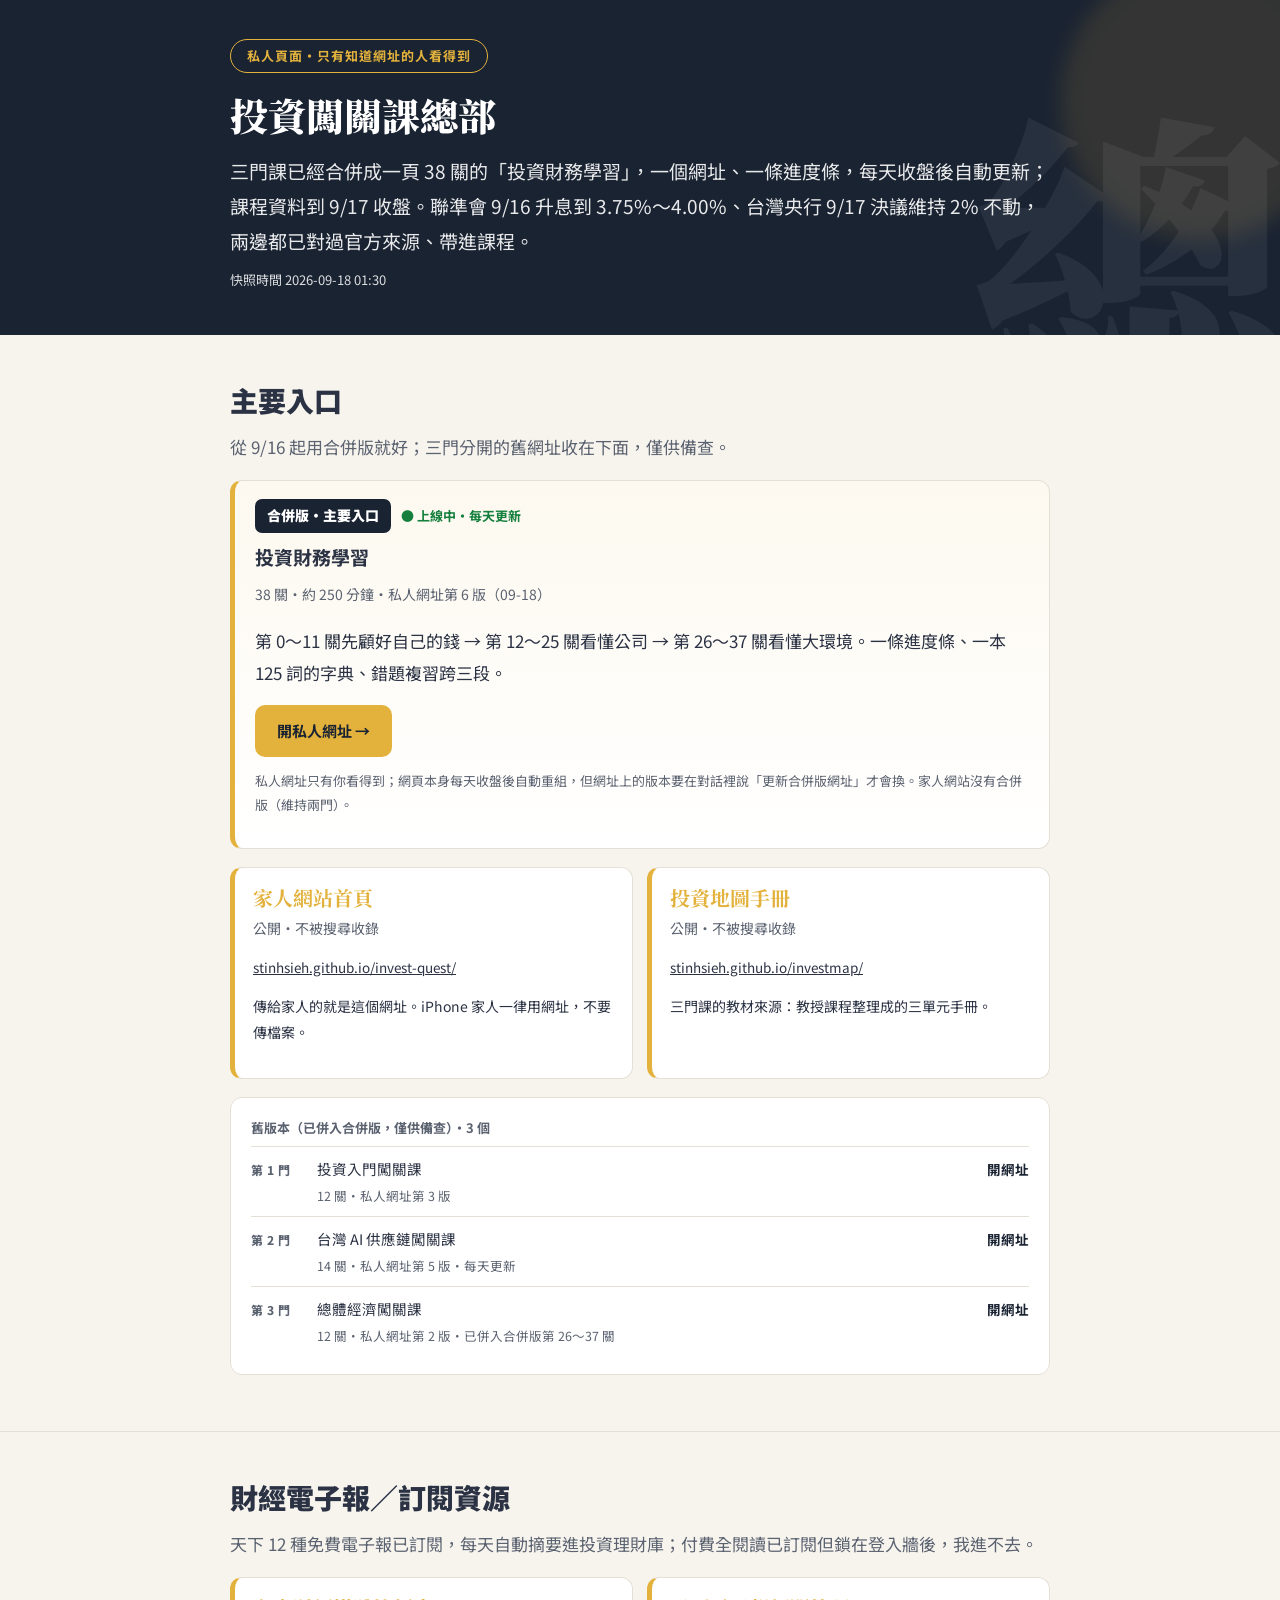
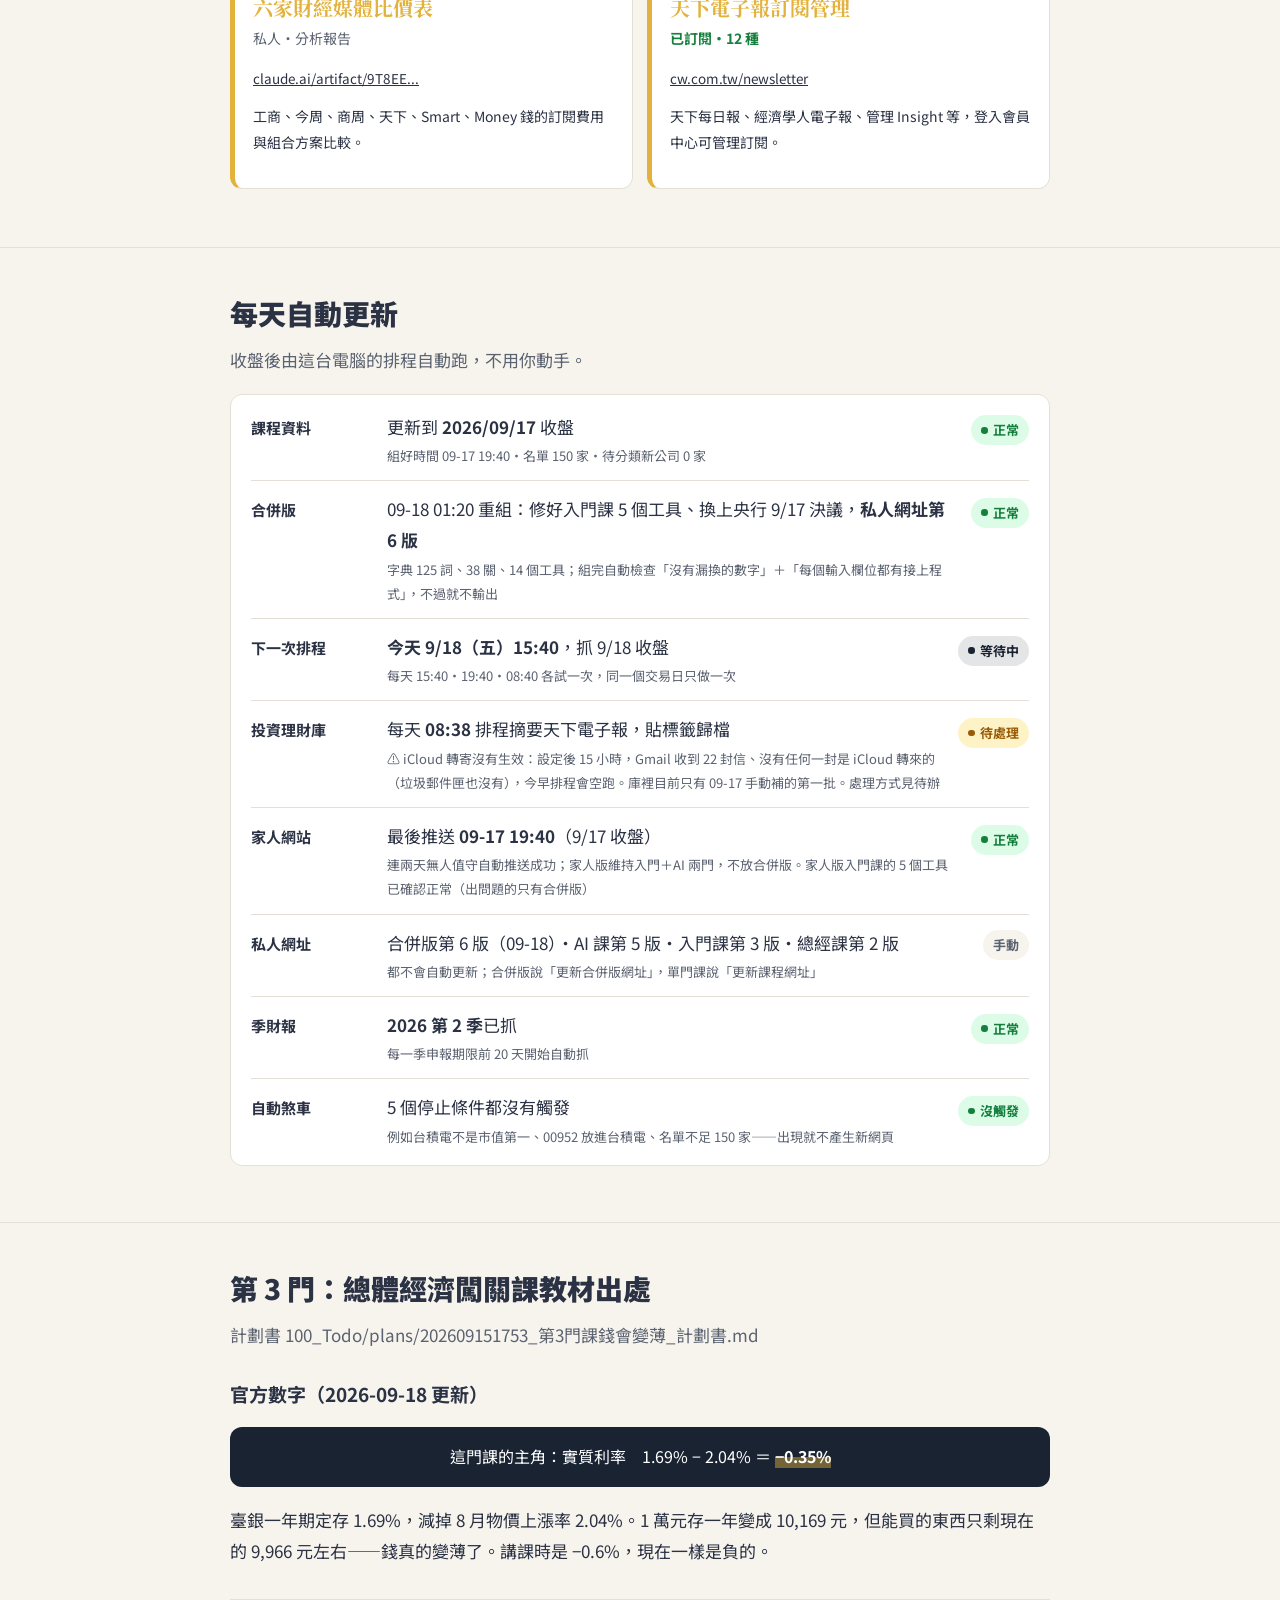
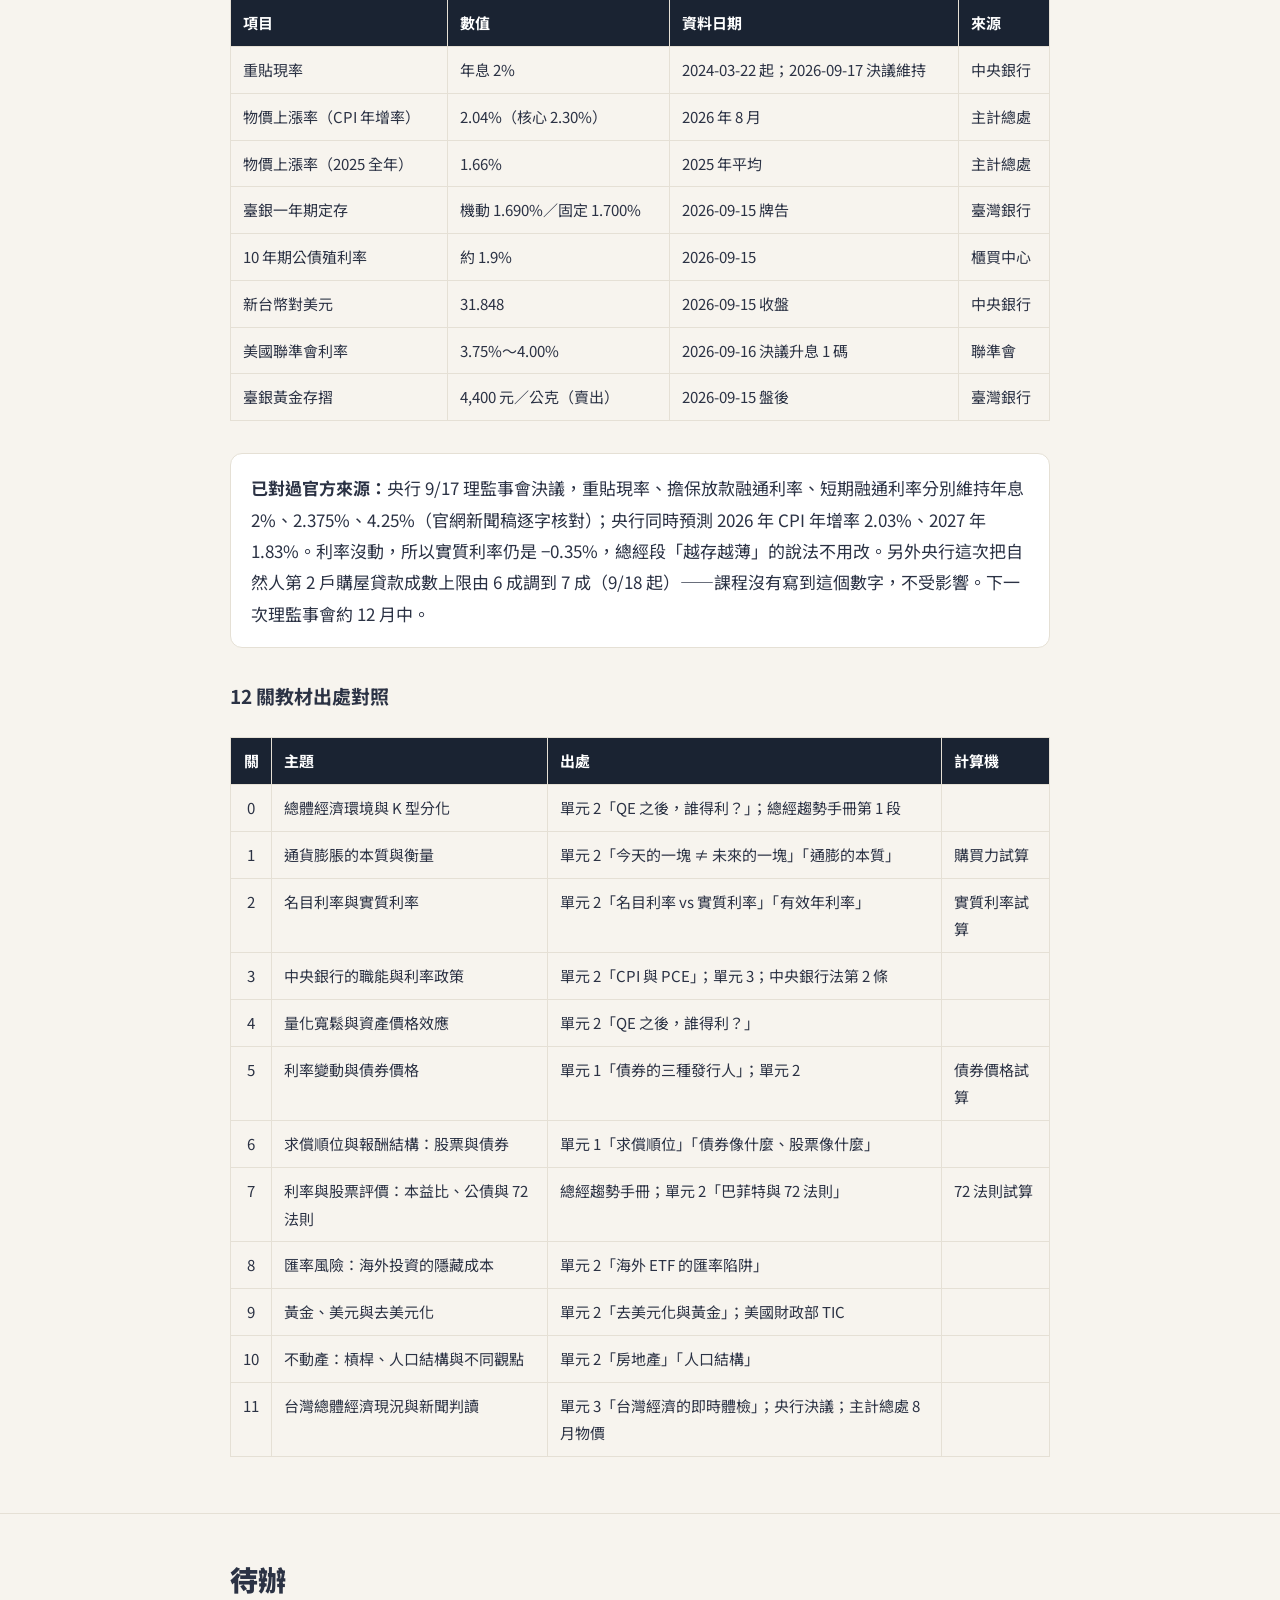
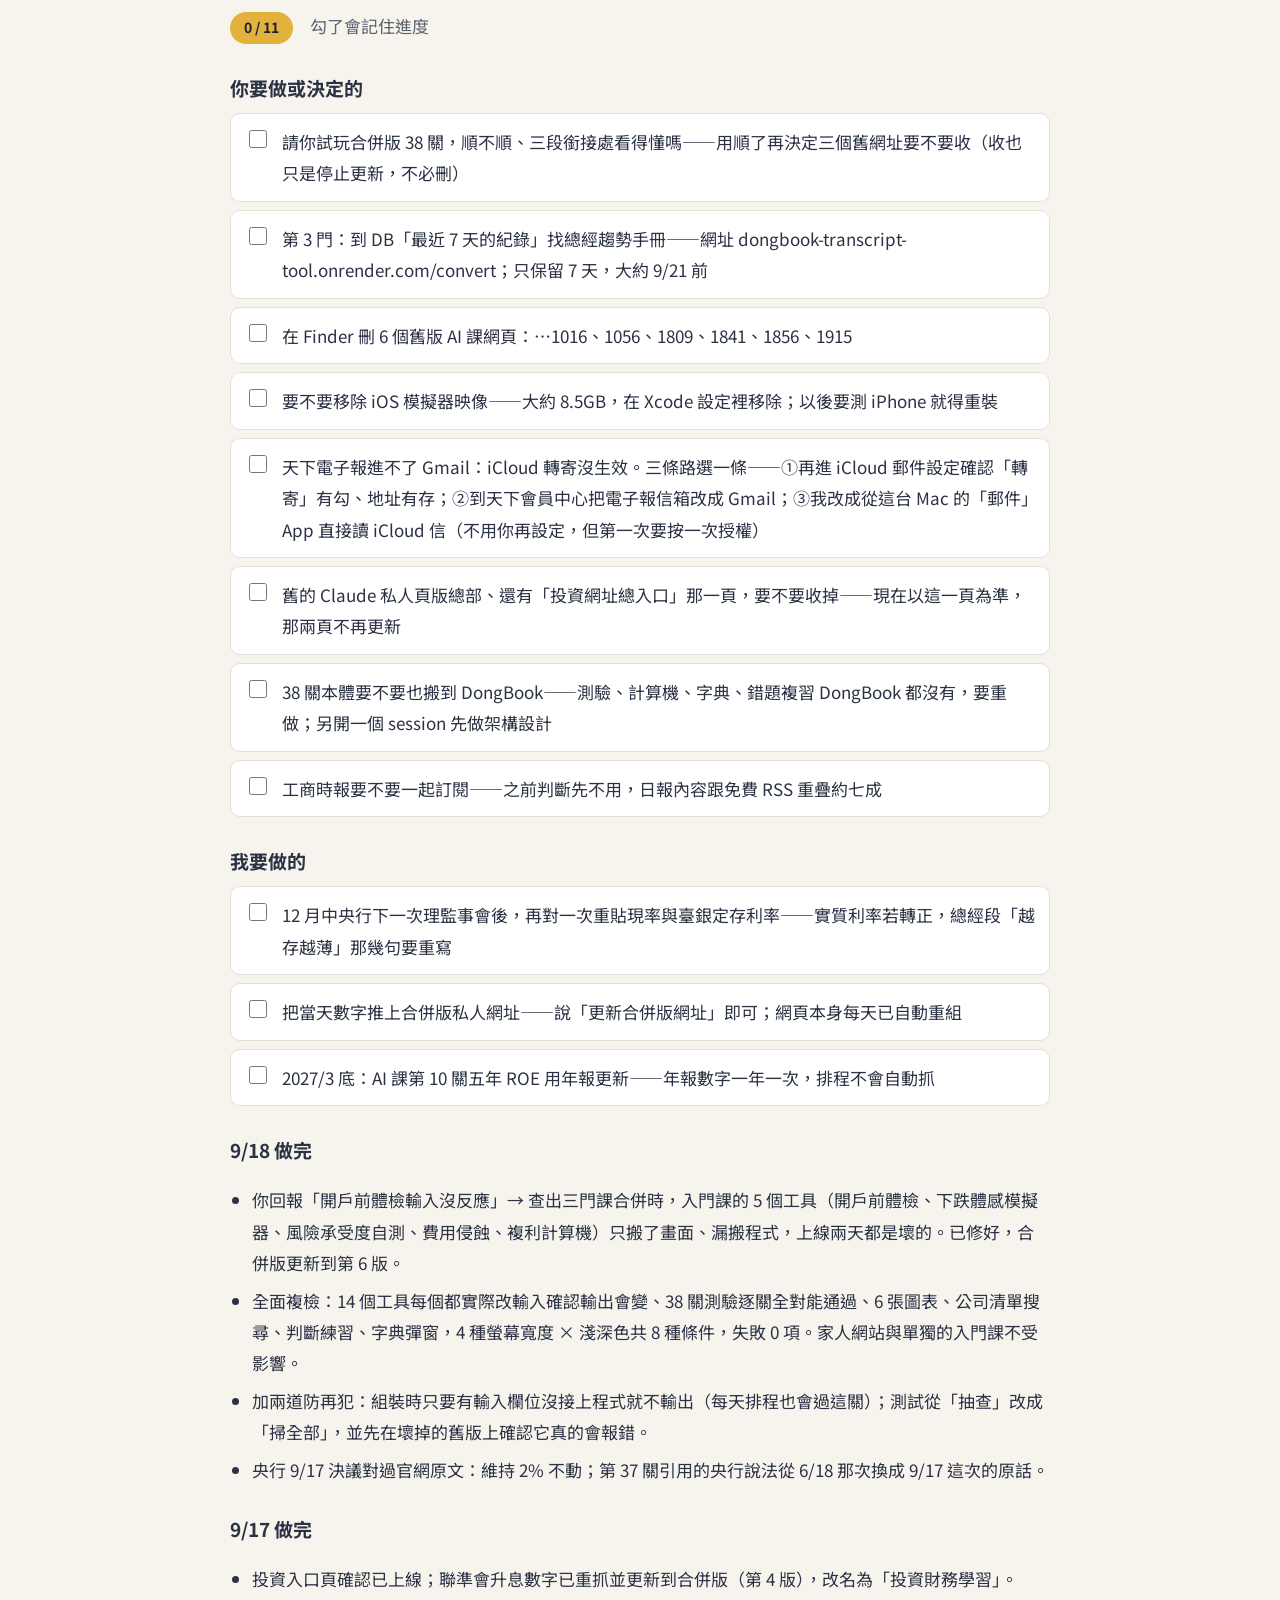
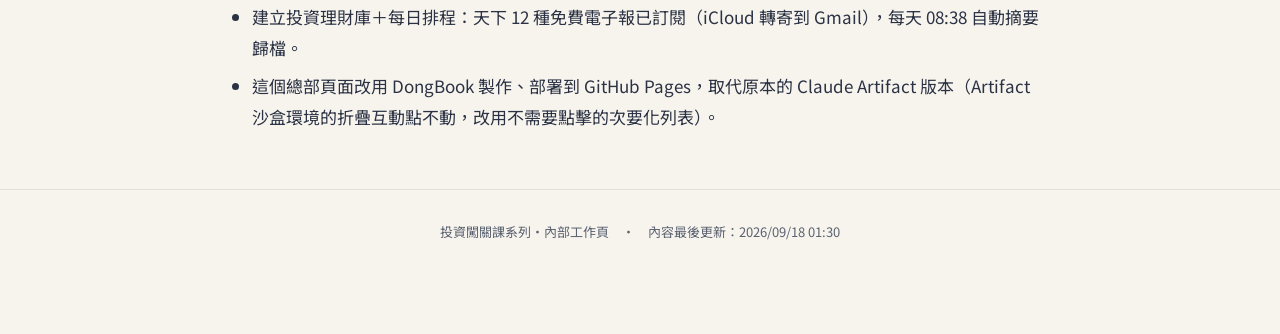
<file: 202609180130/index.html>
<!doctype html>
<html lang="zh-Hant">
<head>
<meta charset="utf-8">
<meta name="viewport" content="width=device-width, initial-scale=1">
<meta name="robots" content="noindex, nofollow">
<title>投資闖關課總部</title>
<meta name="description" content="投資闖關課系列的狀態總覽：合併版進度、每日自動更新、財經電子報訂閱、待辦事項。">
<link rel="preconnect" href="https://fonts.googleapis.com">
<link rel="preconnect" href="https://fonts.gstatic.com" crossorigin>
<link href="https://fonts.googleapis.com/css2?family=Noto+Sans+TC:wght@400;500;700;900&family=Noto+Serif+TC:wght@700;900&display=swap" rel="stylesheet">
<link rel="stylesheet" href="assets/style.css">
<style>
  /* 這一頁是狀態儀表板，不是分章手冊：補幾個本頁專用的小樣式，沿用共用色票 */
  .srow{display:grid;grid-template-columns:1fr;gap:3px;padding:12px 0;border-top:1px solid var(--line)}
  .srow:first-child{border-top:0}
  @media(min-width:700px){.srow{grid-template-columns:7.5rem 1fr auto;gap:4px 16px;align-items:baseline}}
  .srow .k{font-weight:700;font-size:15px}
  .srow .v small{display:block;color:var(--muted);font-size:13px;margin-top:2px}
  .pill{display:inline-flex;align-items:center;gap:.4em;font-size:13px;font-weight:700;padding:3px 10px;border-radius:999px;white-space:nowrap;justify-self:start}
  .pill::before{content:"";width:.5em;height:.5em;border-radius:50%;background:currentColor}
  .pill.ok{color:#15803d;background:#dcfce7}
  .pill.warn{color:#9a5b06;background:#fef3c7}
  .pill.wait{color:var(--hero-bg);background:color-mix(in srgb,var(--hero-bg) 12%,var(--card))}
  .pill.plain{color:var(--muted);background:var(--bg)}
  .pill.plain::before{display:none}
  .arow{display:grid;grid-template-columns:3.4rem 1fr auto;align-items:baseline;gap:8px 12px;padding:9px 0;border-top:1px solid var(--line)}
  .arow:first-child{border-top:0}
  .arow .an{font-size:12px;font-weight:800;color:var(--muted);letter-spacing:.04em}
  .arow .at{font-size:14.5px;color:var(--ink)}
  .arow .at small{display:block;font-size:12.5px;color:var(--muted);margin-top:1px}
  .arow .au{font-size:13.5px;font-weight:700;color:var(--hero-bg);white-space:nowrap;text-decoration:none}
  .arow .au:hover{text-decoration:underline}
  @media(max-width:520px){.arow{grid-template-columns:1fr auto;grid-template-areas:"n u" "t t"}.arow .an{grid-area:n}.arow .au{grid-area:u}.arow .at{grid-area:t}}
  .hero.pagehero{padding:38px 0 30px}
  .hero.pagehero h1{font-size:clamp(26px,5vw,38px)}
  .snap{font-size:13px;opacity:.85;margin-top:10px}
  /* 出處表第一欄是關卡號：共用樣式的 overflow-wrap:anywhere 會把 10、11 拆成一字一行 */
  .src-tbl td:first-child,.src-tbl th:first-child{white-space:nowrap;text-align:center}
</style>
</head>
<body data-todo-prefix="invest-hq-todo-">

<header class="hero pagehero">
  <span class="wm">總</span>
  <div class="wrap">
    <span class="tag">私人頁面・只有知道網址的人看得到</span>
    <h1>投資闖關課總部</h1>
    <p class="sub">三門課已經合併成一頁 38 關的「投資財務學習」，一個網址、一條進度條，每天收盤後自動更新；課程資料到 9/17 收盤。聯準會 9/16 升息到 3.75%～4.00%、台灣央行 9/17 決議維持 2% 不動，兩邊都已對過官方來源、帶進課程。</p>
    <p class="snap">快照時間 2026-09-18 01:30</p>
  </div>
</header>

<section id="main">
  <div class="wrap">

    <h2>主要入口</h2>
    <p class="lead">從 9/16 起用合併版就好；三門分開的舊網址收在下面，僅供備查。</p>

    <div class="box big">
      <div style="display:flex;align-items:center;gap:10px;flex-wrap:wrap;margin-bottom:6px">
        <span class="badge">合併版・主要入口</span>
        <span style="color:#15803d;font-size:13px;font-weight:700">● 上線中・每天更新</span>
      </div>
      <h3 style="margin-top:2px">投資財務學習</h3>
      <p style="color:var(--muted);font-size:14px;margin:2px 0 10px">38 關・約 250 分鐘・私人網址第 6 版（09-18）</p>
      <p>第 0～11 關先顧好自己的錢 → 第 12～25 關看懂公司 → 第 26～37 關看懂大環境。一條進度條、一本 125 詞的字典、錯題複習跨三段。</p>
      <div class="cta" style="margin-top:14px">
        <a class="btn btn-fill" href="https://claude.ai/artifact/R5hioDsKVNgETPftsJHDvV" target="_blank" rel="noopener">開私人網址 →</a>
      </div>
      <p style="font-size:13px;color:var(--muted);margin-top:12px">私人網址只有你看得到；網頁本身每天收盤後自動重組，但網址上的版本要在對話裡說「更新合併版網址」才會換。家人網站沒有合併版（維持兩門）。</p>
    </div>

    <div class="abc">
      <div class="c">
        <b>家人網站首頁</b>
        <p style="font-size:14px;color:var(--muted);margin:4px 0">公開・不被搜尋收錄</p>
        <p style="font-size:13.5px"><a href="https://stinhsieh.github.io/invest-quest/" target="_blank" rel="noopener">stinhsieh.github.io/invest-quest/</a></p>
        <p style="font-size:14px">傳給家人的就是這個網址。iPhone 家人一律用網址，不要傳檔案。</p>
      </div>
      <div class="c">
        <b>投資地圖手冊</b>
        <p style="font-size:14px;color:var(--muted);margin:4px 0">公開・不被搜尋收錄</p>
        <p style="font-size:13.5px"><a href="https://stinhsieh.github.io/investmap/" target="_blank" rel="noopener">stinhsieh.github.io/investmap/</a></p>
        <p style="font-size:14px">三門課的教材來源：教授課程整理成的三單元手冊。</p>
      </div>
    </div>

    <div class="box" style="margin-top:6px">
      <p style="font-size:13px;font-weight:700;color:var(--muted);margin:0 0 6px">舊版本（已併入合併版，僅供備查）・3 個</p>
      <div class="arow">
        <span class="an">第 1 門</span>
        <span class="at">投資入門闖關課<small>12 關・私人網址第 3 版</small></span>
        <a class="au" href="https://claude.ai/artifact/FuH8c8zLMKaxhnwhoqgCEv" target="_blank" rel="noopener">開網址</a>
      </div>
      <div class="arow">
        <span class="an">第 2 門</span>
        <span class="at">台灣 AI 供應鏈闖關課<small>14 關・私人網址第 5 版・每天更新</small></span>
        <a class="au" href="https://claude.ai/artifact/REQgS7DTgXQ9YwXvuSJ9bq" target="_blank" rel="noopener">開網址</a>
      </div>
      <div class="arow">
        <span class="an">第 3 門</span>
        <span class="at">總體經濟闖關課<small>12 關・私人網址第 2 版・已併入合併版第 26～37 關</small></span>
        <a class="au" href="https://claude.ai/artifact/QC78cYbFp8rtuRPmBhNSoE" target="_blank" rel="noopener">開網址</a>
      </div>
    </div>

  </div>
</section>

<section>
  <div class="wrap">
    <h2>財經電子報／訂閱資源</h2>
    <p class="lead">天下 12 種免費電子報已訂閱，每天自動摘要進投資理財庫；付費全閱讀已訂閱但鎖在登入牆後，我進不去。</p>

    <div class="abc">
      <div class="c">
        <b>六家財經媒體比價表</b>
        <p style="font-size:14px;color:var(--muted);margin:4px 0">私人・分析報告</p>
        <p style="font-size:13.5px"><a href="https://claude.ai/artifact/9T8EEGuk47riiahEYBkfuL" target="_blank" rel="noopener">claude.ai/artifact/9T8EE...</a></p>
        <p style="font-size:14px">工商、今周、商周、天下、Smart、Money 錢的訂閱費用與組合方案比較。</p>
      </div>
      <div class="c">
        <b>天下電子報訂閱管理</b>
        <p style="font-size:14px;color:#15803d;font-weight:700;margin:4px 0">已訂閱・12 種</p>
        <p style="font-size:13.5px"><a href="https://www.cw.com.tw/newsletter" target="_blank" rel="noopener">cw.com.tw/newsletter</a></p>
        <p style="font-size:14px">天下每日報、經濟學人電子報、管理 Insight 等，登入會員中心可管理訂閱。</p>
      </div>
    </div>
  </div>
</section>

<section>
  <div class="wrap">
    <h2>每天自動更新</h2>
    <p class="lead">收盤後由這台電腦的排程自動跑，不用你動手。</p>
    <div class="box" style="padding:4px 20px">
      <div class="srow">
        <span class="k">課程資料</span>
        <span class="v">更新到 <b>2026/09/17</b> 收盤<small>組好時間 09-17 19:40・名單 150 家・待分類新公司 0 家</small></span>
        <span class="pill ok">正常</span>
      </div>
      <div class="srow">
        <span class="k">合併版</span>
        <span class="v">09-18 01:20 重組：修好入門課 5 個工具、換上央行 9/17 決議，<b>私人網址第 6 版</b><small>字典 125 詞、38 關、14 個工具；組完自動檢查「沒有漏換的數字」＋「每個輸入欄位都有接上程式」，不過就不輸出</small></span>
        <span class="pill ok">正常</span>
      </div>
      <div class="srow">
        <span class="k">下一次排程</span>
        <span class="v"><b>今天 9/18（五）15:40</b>，抓 9/18 收盤<small>每天 15:40・19:40・08:40 各試一次，同一個交易日只做一次</small></span>
        <span class="pill wait">等待中</span>
      </div>
      <div class="srow">
        <span class="k">投資理財庫</span>
        <span class="v">每天 <b>08:38</b> 排程摘要天下電子報，貼標籤歸檔<small>⚠️ iCloud 轉寄沒有生效：設定後 15 小時，Gmail 收到 22 封信、沒有任何一封是 iCloud 轉來的（垃圾郵件匣也沒有），今早排程會空跑。庫裡目前只有 09-17 手動補的第一批。處理方式見待辦</small></span>
        <span class="pill warn">待處理</span>
      </div>
      <div class="srow">
        <span class="k">家人網站</span>
        <span class="v">最後推送 <b>09-17 19:40</b>（9/17 收盤）<small>連兩天無人值守自動推送成功；家人版維持入門＋AI 兩門，不放合併版。家人版入門課的 5 個工具已確認正常（出問題的只有合併版）</small></span>
        <span class="pill ok">正常</span>
      </div>
      <div class="srow">
        <span class="k">私人網址</span>
        <span class="v">合併版第 6 版（09-18）・AI 課第 5 版・入門課第 3 版・總經課第 2 版<small>都不會自動更新；合併版說「更新合併版網址」，單門課說「更新課程網址」</small></span>
        <span class="pill plain">手動</span>
      </div>
      <div class="srow">
        <span class="k">季財報</span>
        <span class="v"><b>2026 第 2 季</b>已抓<small>每一季申報期限前 20 天開始自動抓</small></span>
        <span class="pill ok">正常</span>
      </div>
      <div class="srow">
        <span class="k">自動煞車</span>
        <span class="v">5 個停止條件都沒有觸發<small>例如台積電不是市值第一、00952 放進台積電、名單不足 150 家——出現就不產生新網頁</small></span>
        <span class="pill ok">沒觸發</span>
      </div>
    </div>
  </div>
</section>

<section>
  <div class="wrap">
    <h2>第 3 門：總體經濟闖關課教材出處</h2>
    <p class="lead">計劃書 100_Todo/plans/202609151753_第3門課錢會變薄_計劃書.md</p>

    <h3>官方數字（2026-09-18 更新）</h3>
    <div class="formula">
      這門課的主角：實質利率　1.69% − 2.04% ＝ <span class="hl">−0.35%</span>
    </div>
    <p>臺銀一年期定存 1.69%，減掉 8 月物價上漲率 2.04%。1 萬元存一年變成 10,169 元，但能買的東西只剩現在的 9,966 元左右——錢真的變薄了。講課時是 −0.6%，現在一樣是負的。</p>

    <div class="tablewrap">
      <table>
        <tr class="thr"><th>項目</th><th>數值</th><th>資料日期</th><th>來源</th></tr>
        <tr><td data-label="項目">重貼現率</td><td data-label="數值">年息 2%</td><td data-label="資料日期">2024-03-22 起；2026-09-17 決議維持</td><td data-label="來源">中央銀行</td></tr>
        <tr><td data-label="項目">物價上漲率（CPI 年增率）</td><td data-label="數值">2.04%（核心 2.30%）</td><td data-label="資料日期">2026 年 8 月</td><td data-label="來源">主計總處</td></tr>
        <tr><td data-label="項目">物價上漲率（2025 全年）</td><td data-label="數值">1.66%</td><td data-label="資料日期">2025 年平均</td><td data-label="來源">主計總處</td></tr>
        <tr><td data-label="項目">臺銀一年期定存</td><td data-label="數值">機動 1.690%／固定 1.700%</td><td data-label="資料日期">2026-09-15 牌告</td><td data-label="來源">臺灣銀行</td></tr>
        <tr><td data-label="項目">10 年期公債殖利率</td><td data-label="數值">約 1.9%</td><td data-label="資料日期">2026-09-15</td><td data-label="來源">櫃買中心</td></tr>
        <tr><td data-label="項目">新台幣對美元</td><td data-label="數值">31.848</td><td data-label="資料日期">2026-09-15 收盤</td><td data-label="來源">中央銀行</td></tr>
        <tr><td data-label="項目">美國聯準會利率</td><td data-label="數值">3.75%～4.00%</td><td data-label="資料日期">2026-09-16 決議升息 1 碼</td><td data-label="來源">聯準會</td></tr>
        <tr><td data-label="項目">臺銀黃金存摺</td><td data-label="數值">4,400 元／公克（賣出）</td><td data-label="資料日期">2026-09-15 盤後</td><td data-label="來源">臺灣銀行</td></tr>
      </table>
    </div>
    <div class="box">
      <b>已對過官方來源：</b>央行 9/17 理監事會決議，重貼現率、擔保放款融通利率、短期融通利率分別維持年息 2%、2.375%、4.25%（官網新聞稿逐字核對）；央行同時預測 2026 年 CPI 年增率 2.03%、2027 年 1.83%。利率沒動，所以實質利率仍是 −0.35%，總經段「越存越薄」的說法不用改。另外央行這次把自然人第 2 戶購屋貸款成數上限由 6 成調到 7 成（9/18 起）——課程沒有寫到這個數字，不受影響。下一次理監事會約 12 月中。
    </div>

    <h3 style="margin-top:30px">12 關教材出處對照</h3>
    <div class="tablewrap">
      <table class="src-tbl">
        <tr class="thr"><th>關</th><th>主題</th><th>出處</th><th>計算機</th></tr>
        <tr><td data-label="關">0</td><td data-label="主題">總體經濟環境與 K 型分化</td><td data-label="出處">單元 2「QE 之後，誰得利？」；總經趨勢手冊第 1 段</td><td data-label="計算機"></td></tr>
        <tr><td data-label="關">1</td><td data-label="主題">通貨膨脹的本質與衡量</td><td data-label="出處">單元 2「今天的一塊 ≠ 未來的一塊」「通膨的本質」</td><td data-label="計算機">購買力試算</td></tr>
        <tr><td data-label="關">2</td><td data-label="主題">名目利率與實質利率</td><td data-label="出處">單元 2「名目利率 vs 實質利率」「有效年利率」</td><td data-label="計算機">實質利率試算</td></tr>
        <tr><td data-label="關">3</td><td data-label="主題">中央銀行的職能與利率政策</td><td data-label="出處">單元 2「CPI 與 PCE」；單元 3；中央銀行法第 2 條</td><td data-label="計算機"></td></tr>
        <tr><td data-label="關">4</td><td data-label="主題">量化寬鬆與資產價格效應</td><td data-label="出處">單元 2「QE 之後，誰得利？」</td><td data-label="計算機"></td></tr>
        <tr><td data-label="關">5</td><td data-label="主題">利率變動與債券價格</td><td data-label="出處">單元 1「債券的三種發行人」；單元 2</td><td data-label="計算機">債券價格試算</td></tr>
        <tr><td data-label="關">6</td><td data-label="主題">求償順位與報酬結構：股票與債券</td><td data-label="出處">單元 1「求償順位」「債券像什麼、股票像什麼」</td><td data-label="計算機"></td></tr>
        <tr><td data-label="關">7</td><td data-label="主題">利率與股票評價：本益比、公債與 72 法則</td><td data-label="出處">總經趨勢手冊；單元 2「巴菲特與 72 法則」</td><td data-label="計算機">72 法則試算</td></tr>
        <tr><td data-label="關">8</td><td data-label="主題">匯率風險：海外投資的隱藏成本</td><td data-label="出處">單元 2「海外 ETF 的匯率陷阱」</td><td data-label="計算機"></td></tr>
        <tr><td data-label="關">9</td><td data-label="主題">黃金、美元與去美元化</td><td data-label="出處">單元 2「去美元化與黃金」；美國財政部 TIC</td><td data-label="計算機"></td></tr>
        <tr><td data-label="關">10</td><td data-label="主題">不動產：槓桿、人口結構與不同觀點</td><td data-label="出處">單元 2「房地產」「人口結構」</td><td data-label="計算機"></td></tr>
        <tr><td data-label="關">11</td><td data-label="主題">台灣總體經濟現況與新聞判讀</td><td data-label="出處">單元 3「台灣經濟的即時體檢」；央行決議；主計總處 8 月物價</td><td data-label="計算機"></td></tr>
      </table>
    </div>
  </div>
</section>

<section>
  <div class="wrap">
    <h2>待辦</h2>
    <p class="lead"><span class="prog" id="prog">0 / 0</span>　勾了會記住進度</p>

    <h3>你要做或決定的</h3>
    <div class="todo"><input type="checkbox" data-k="try-merged"><span>請你試玩合併版 38 關，順不順、三段銜接處看得懂嗎——用順了再決定三個舊網址要不要收（收也只是停止更新，不必刪）</span></div>
    <div class="todo"><input type="checkbox" data-k="mthin-doc"><span>第 3 門：到 DB「最近 7 天的紀錄」找總經趨勢手冊——網址 dongbook-transcript-tool.onrender.com/convert；只保留 7 天，大約 9/21 前</span></div>
    <div class="todo"><input type="checkbox" data-k="finder-cleanup"><span>在 Finder 刪 6 個舊版 AI 課網頁：…1016、1056、1809、1841、1856、1915</span></div>
    <div class="todo"><input type="checkbox" data-k="ios-sim"><span>要不要移除 iOS 模擬器映像——大約 8.5GB，在 Xcode 設定裡移除；以後要測 iPhone 就得重裝</span></div>
    <div class="todo"><input type="checkbox" data-k="icloud-fwd"><span>天下電子報進不了 Gmail：iCloud 轉寄沒生效。三條路選一條——①再進 iCloud 郵件設定確認「轉寄」有勾、地址有存；②到天下會員中心把電子報信箱改成 Gmail；③我改成從這台 Mac 的「郵件」App 直接讀 iCloud 信（不用你再設定，但第一次要按一次授權）</span></div>
    <div class="todo"><input type="checkbox" data-k="old-hq-artifact"><span>舊的 Claude 私人頁版總部、還有「投資網址總入口」那一頁，要不要收掉——現在以這一頁為準，那兩頁不再更新</span></div>
    <div class="todo"><input type="checkbox" data-k="dongbook-38"><span>38 關本體要不要也搬到 DongBook——測驗、計算機、字典、錯題複習 DongBook 都沒有，要重做；另開一個 session 先做架構設計</span></div>
    <div class="todo"><input type="checkbox" data-k="ctee-sub"><span>工商時報要不要一起訂閱——之前判斷先不用，日報內容跟免費 RSS 重疊約七成</span></div>

    <h3 style="margin-top:26px">我要做的</h3>
    <div class="todo"><input type="checkbox" data-k="cbc-dec"><span>12 月中央行下一次理監事會後，再對一次重貼現率與臺銀定存利率——實質利率若轉正，總經段「越存越薄」那幾句要重寫</span></div>
    <div class="todo"><input type="checkbox" data-k="push-merged"><span>把當天數字推上合併版私人網址——說「更新合併版網址」即可；網頁本身每天已自動重組</span></div>
    <div class="todo"><input type="checkbox" data-k="roe-2027"><span>2027/3 底：AI 課第 10 關五年 ROE 用年報更新——年報數字一年一次，排程不會自動抓</span></div>

    <h3 style="margin-top:26px">9/18 做完</h3>
    <ul>
      <li>你回報「開戶前體檢輸入沒反應」→ 查出三門課合併時，入門課的 5 個工具（開戶前體檢、下跌體感模擬器、風險承受度自測、費用侵蝕、複利計算機）只搬了畫面、漏搬程式，上線兩天都是壞的。已修好，合併版更新到第 6 版。</li>
      <li>全面複檢：14 個工具每個都實際改輸入確認輸出會變、38 關測驗逐關全對能通過、6 張圖表、公司清單搜尋、判斷練習、字典彈窗，4 種螢幕寬度 × 淺深色共 8 種條件，失敗 0 項。家人網站與單獨的入門課不受影響。</li>
      <li>加兩道防再犯：組裝時只要有輸入欄位沒接上程式就不輸出（每天排程也會過這關）；測試從「抽查」改成「掃全部」，並先在壞掉的舊版上確認它真的會報錯。</li>
      <li>央行 9/17 決議對過官網原文：維持 2% 不動；第 37 關引用的央行說法從 6/18 那次換成 9/17 這次的原話。</li>
    </ul>

    <h3 style="margin-top:26px">9/17 做完</h3>
    <ul>
      <li>投資入口頁確認已上線；聯準會升息數字已重抓並更新到合併版（第 4 版），改名為「投資財務學習」。</li>
      <li>建立投資理財庫＋每日排程：天下 12 種免費電子報已訂閱（iCloud 轉寄到 Gmail），每天 08:38 自動摘要歸檔。</li>
      <li>這個總部頁面改用 DongBook 製作、部署到 GitHub Pages，取代原本的 Claude Artifact 版本（Artifact 沙盒環境的折疊互動點不動，改用不需要點擊的次要化列表）。</li>
    </ul>
  </div>
</section>

<footer>投資闖關課系列・內部工作頁　·　內容最後更新：2026/09/18 01:30</footer>

<script src="assets/app.js"></script>
</body>
</html>
</file>
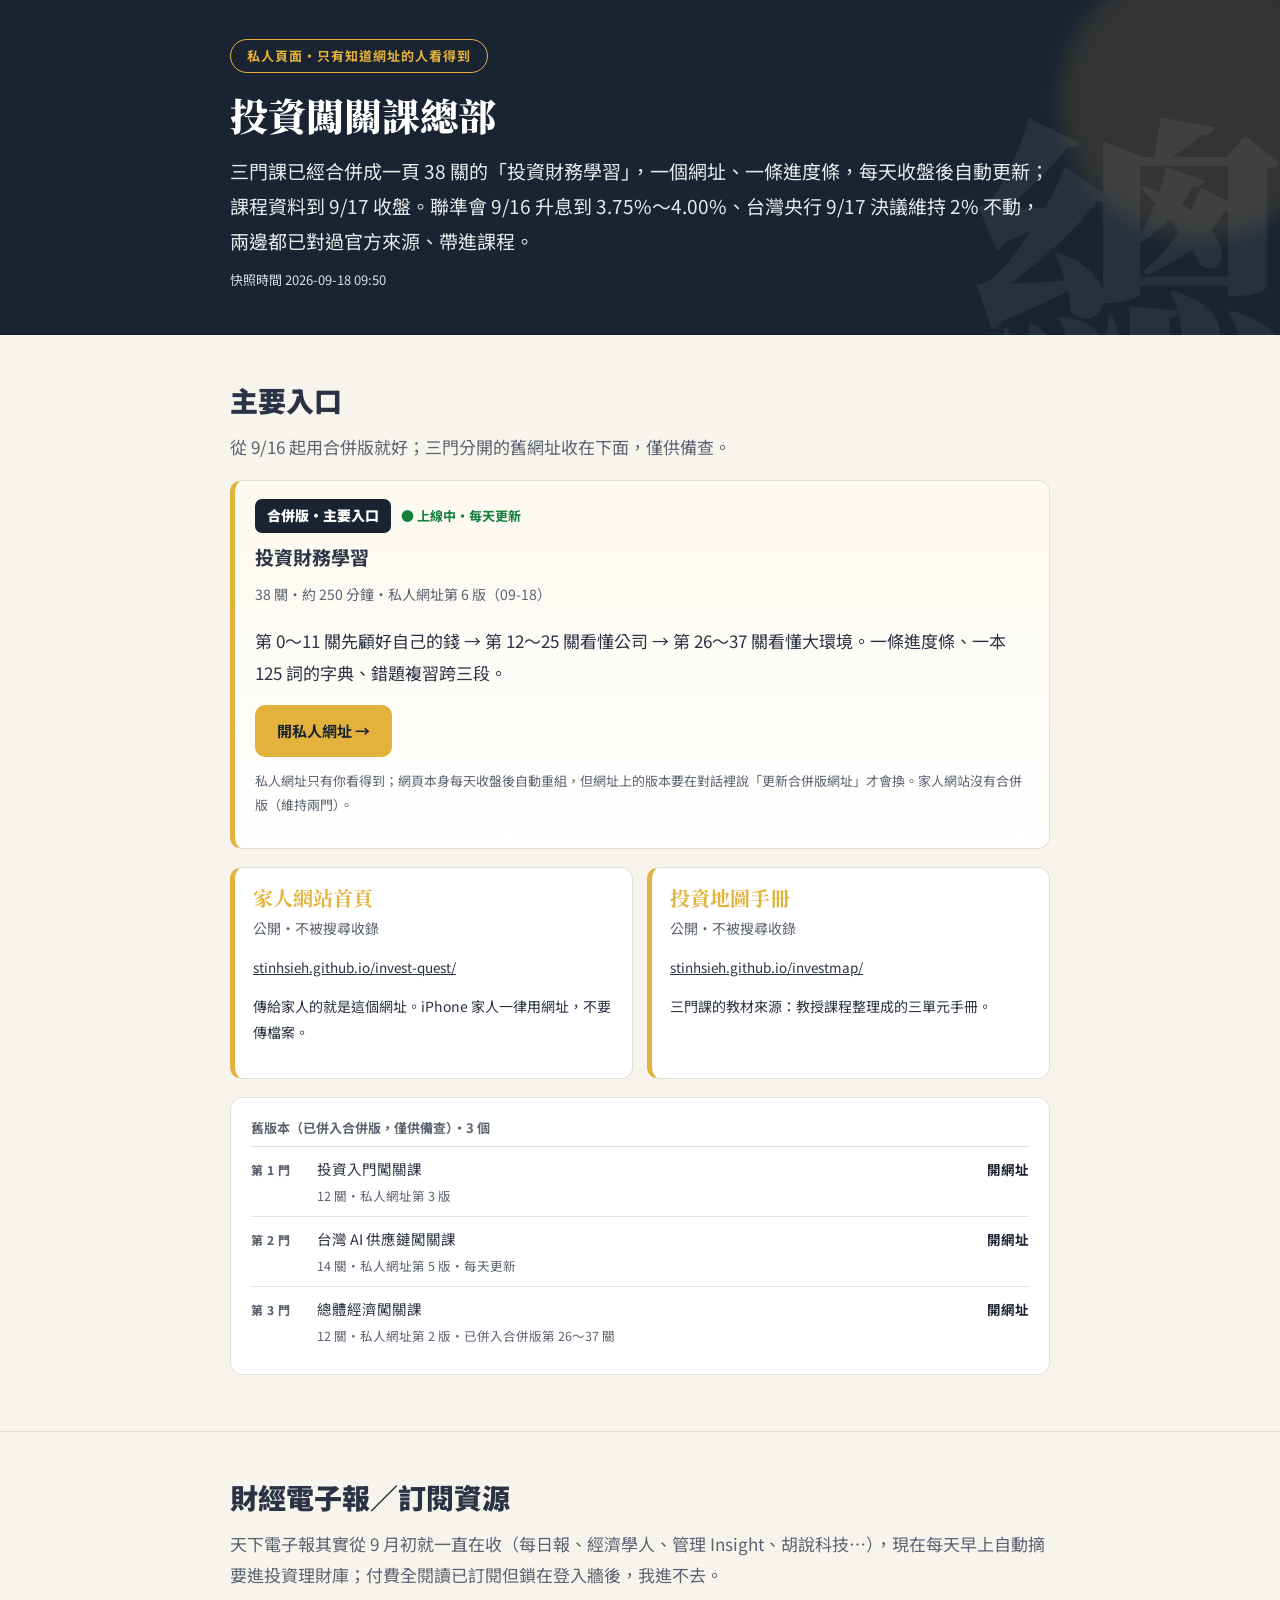
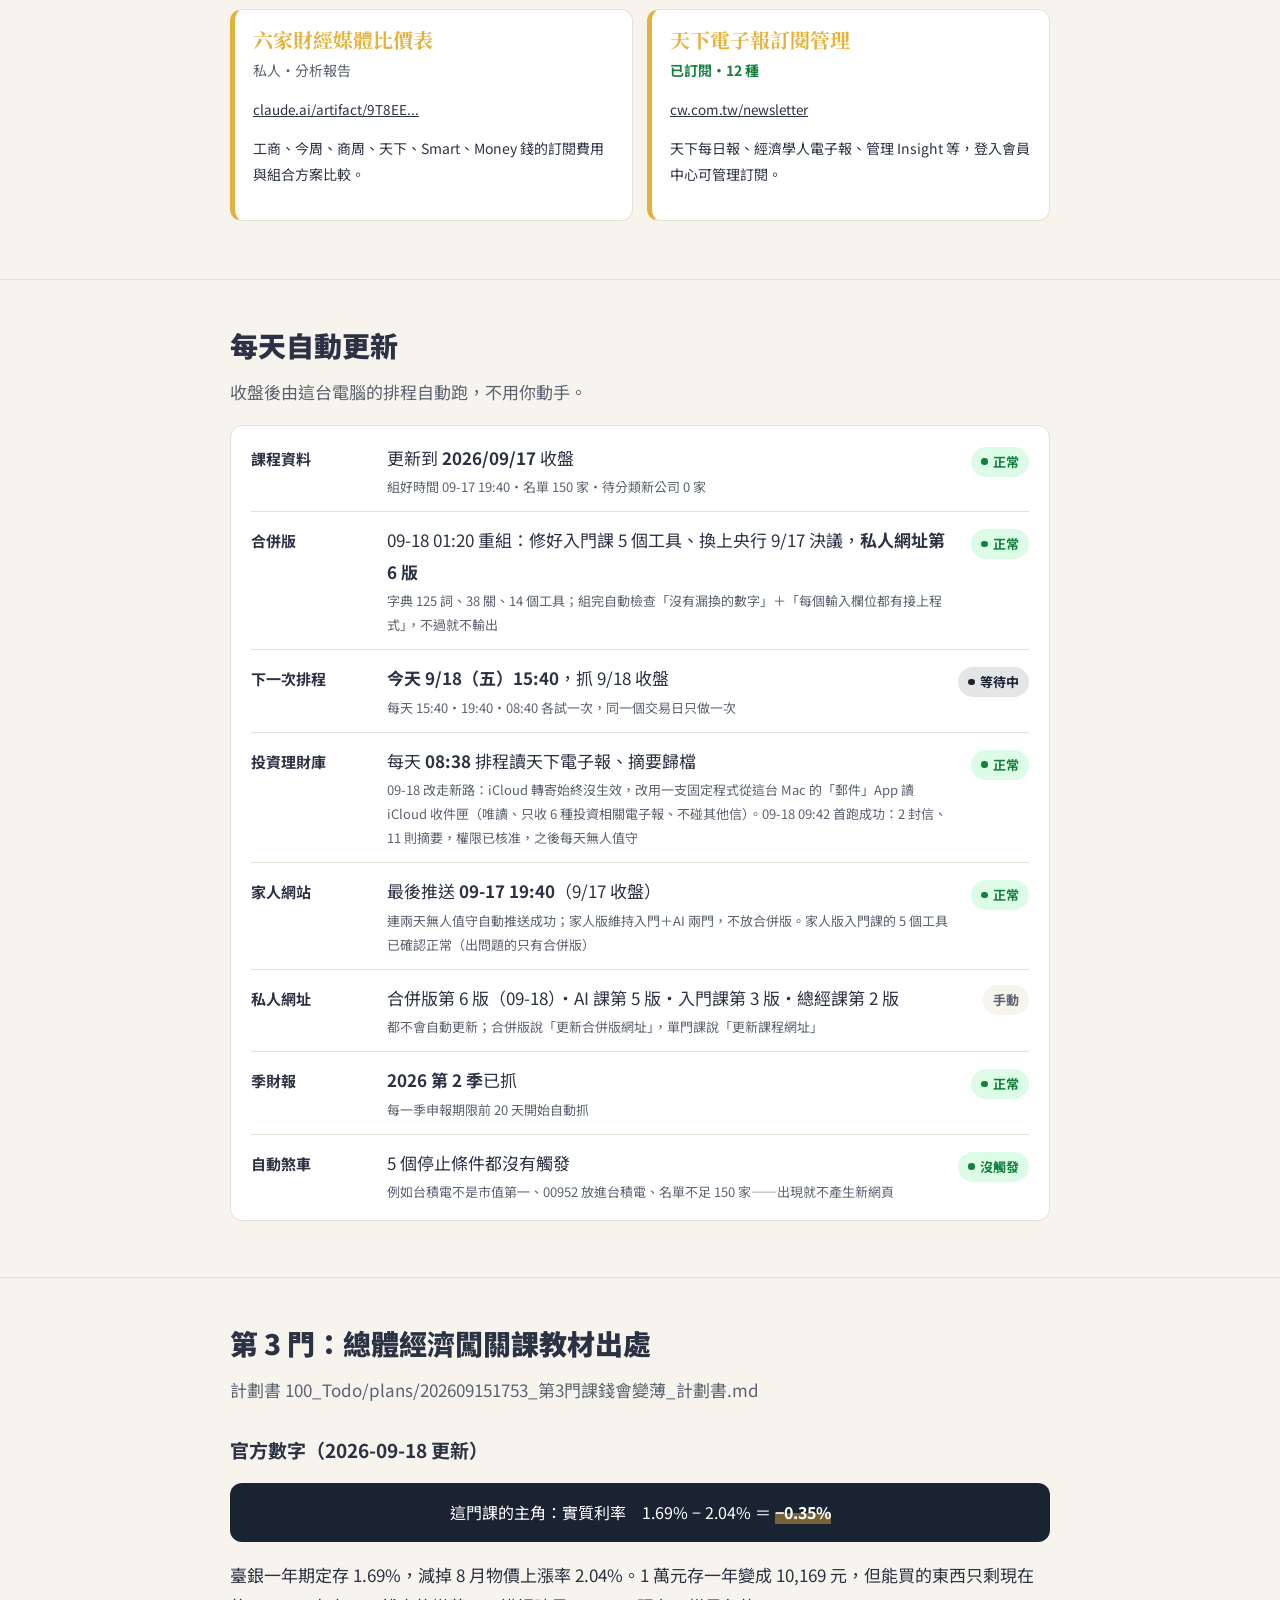
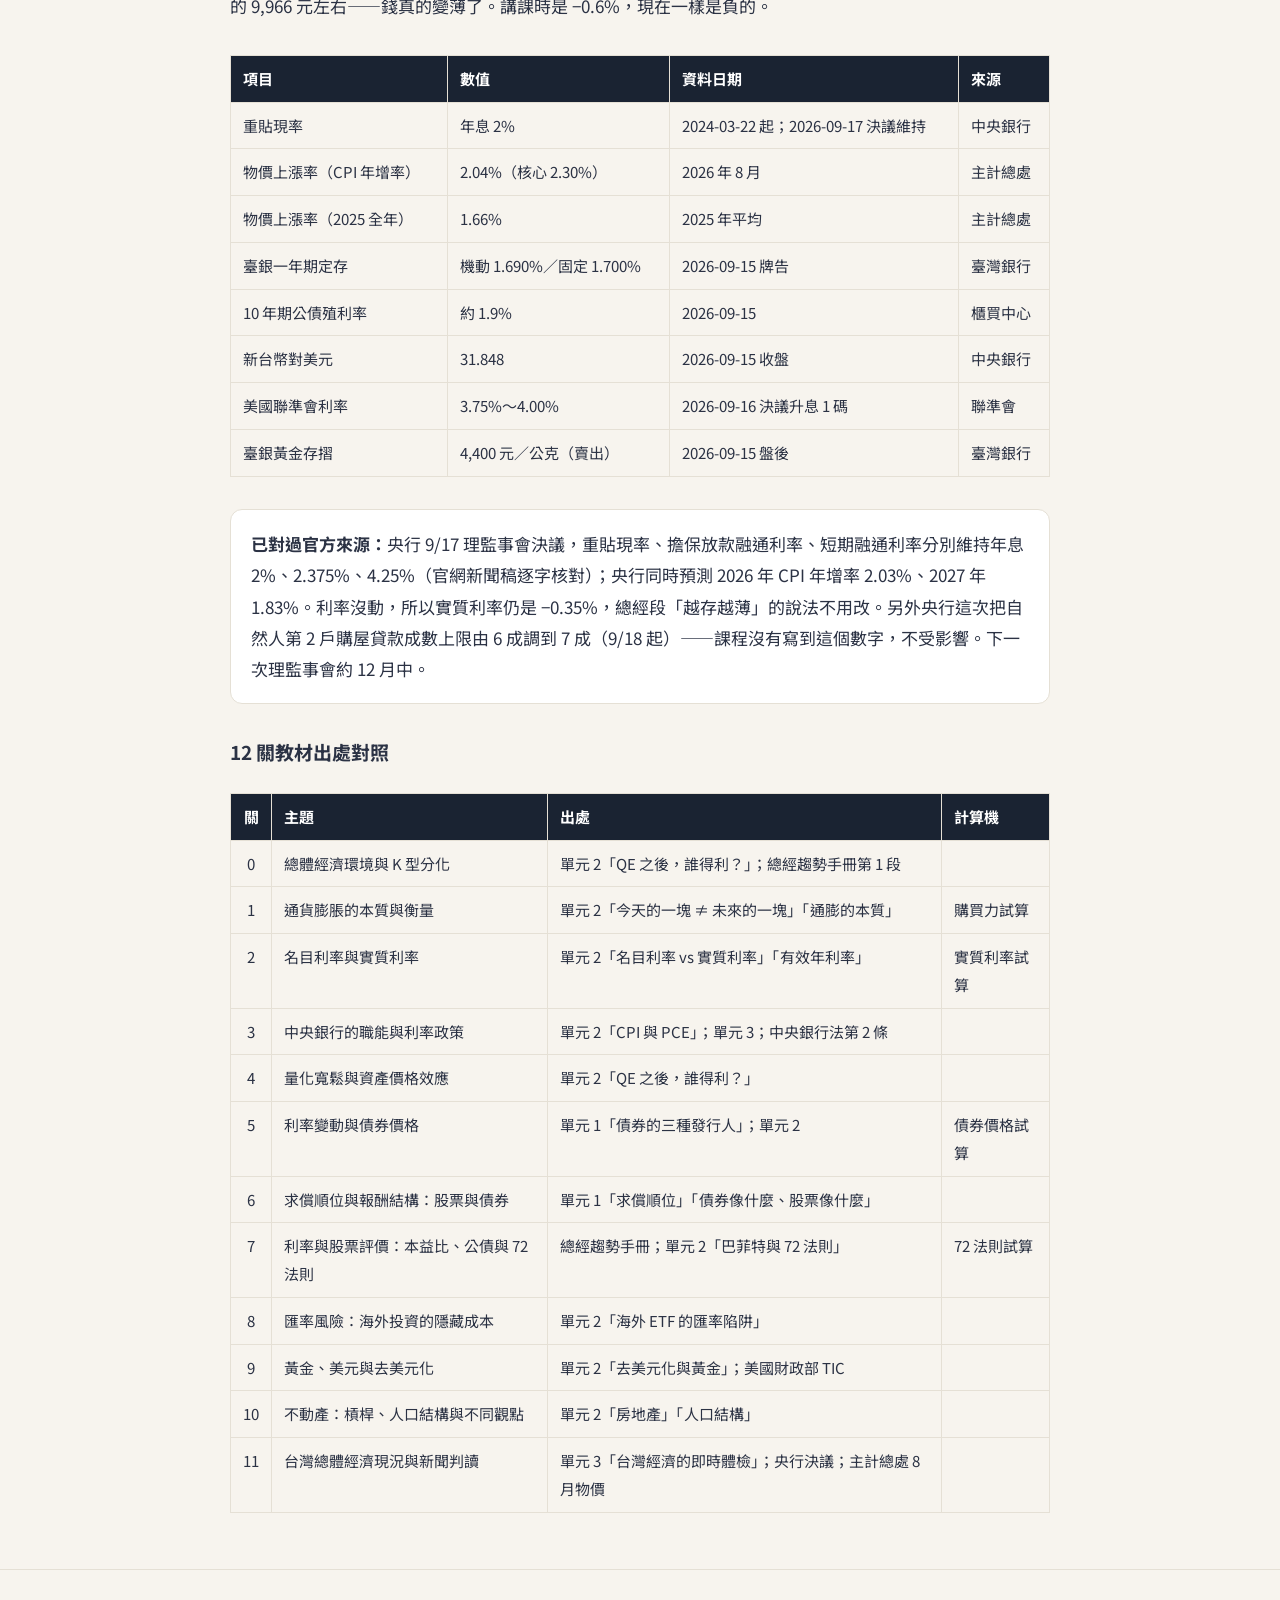
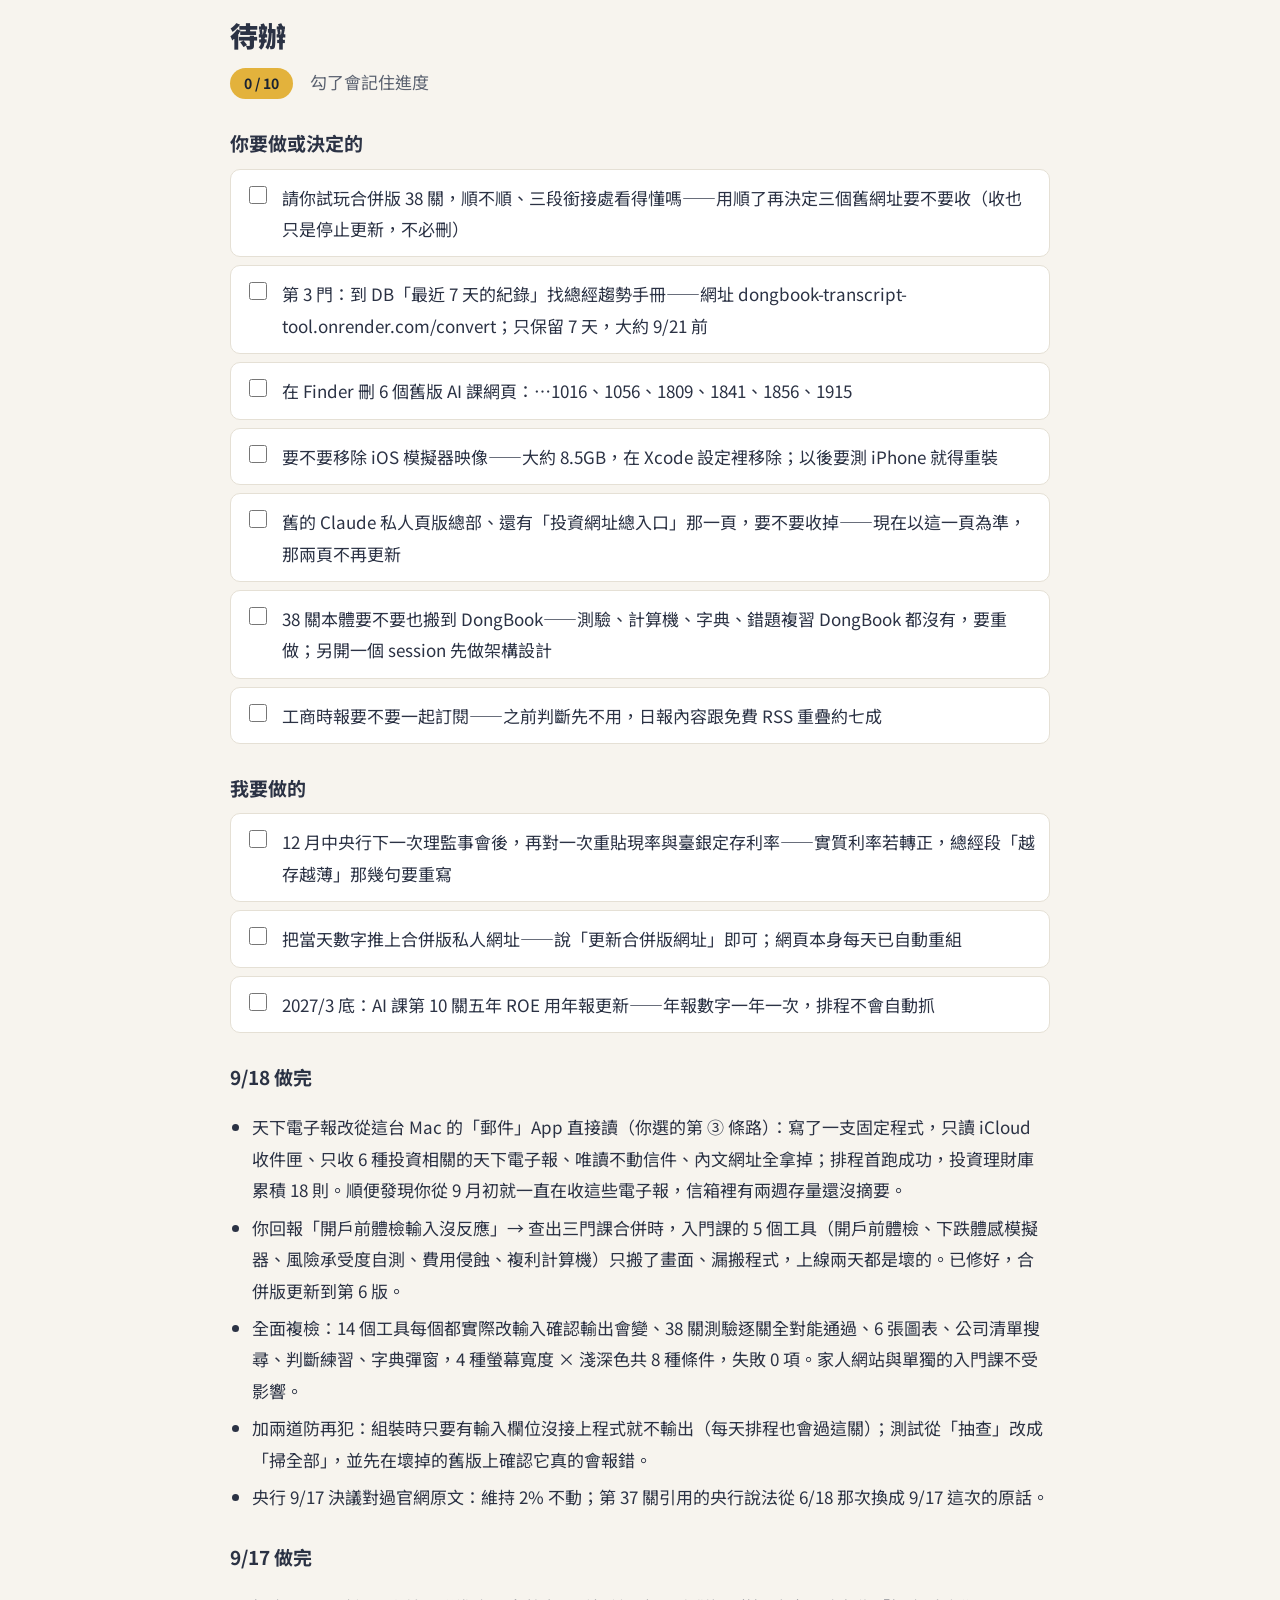
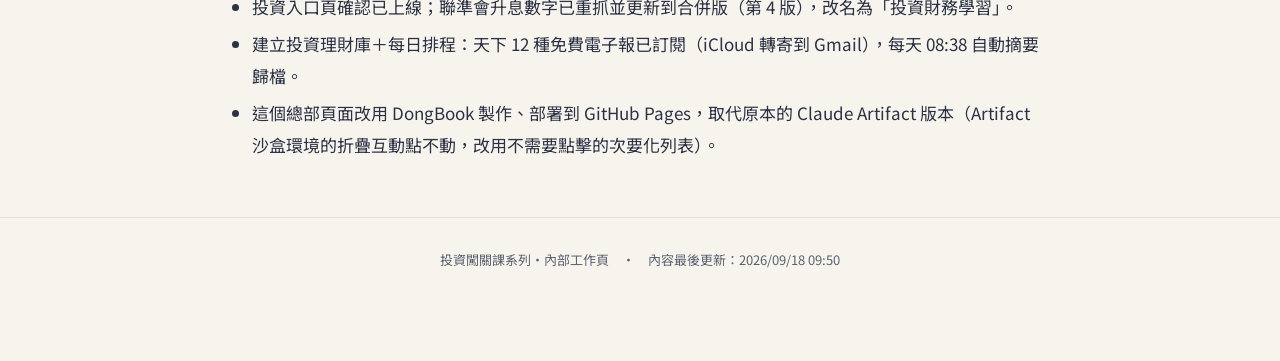
<file: 202609180950/index.html>
<!doctype html>
<html lang="zh-Hant">
<head>
<meta charset="utf-8">
<meta name="viewport" content="width=device-width, initial-scale=1">
<meta name="robots" content="noindex, nofollow">
<title>投資闖關課總部</title>
<meta name="description" content="投資闖關課系列的狀態總覽：合併版進度、每日自動更新、財經電子報訂閱、待辦事項。">
<link rel="preconnect" href="https://fonts.googleapis.com">
<link rel="preconnect" href="https://fonts.gstatic.com" crossorigin>
<link href="https://fonts.googleapis.com/css2?family=Noto+Sans+TC:wght@400;500;700;900&family=Noto+Serif+TC:wght@700;900&display=swap" rel="stylesheet">
<link rel="stylesheet" href="assets/style.css">
<style>
  /* 這一頁是狀態儀表板，不是分章手冊：補幾個本頁專用的小樣式，沿用共用色票 */
  .srow{display:grid;grid-template-columns:1fr;gap:3px;padding:12px 0;border-top:1px solid var(--line)}
  .srow:first-child{border-top:0}
  @media(min-width:700px){.srow{grid-template-columns:7.5rem 1fr auto;gap:4px 16px;align-items:baseline}}
  .srow .k{font-weight:700;font-size:15px}
  .srow .v small{display:block;color:var(--muted);font-size:13px;margin-top:2px}
  .pill{display:inline-flex;align-items:center;gap:.4em;font-size:13px;font-weight:700;padding:3px 10px;border-radius:999px;white-space:nowrap;justify-self:start}
  .pill::before{content:"";width:.5em;height:.5em;border-radius:50%;background:currentColor}
  .pill.ok{color:#15803d;background:#dcfce7}
  .pill.warn{color:#9a5b06;background:#fef3c7}
  .pill.wait{color:var(--hero-bg);background:color-mix(in srgb,var(--hero-bg) 12%,var(--card))}
  .pill.plain{color:var(--muted);background:var(--bg)}
  .pill.plain::before{display:none}
  .arow{display:grid;grid-template-columns:3.4rem 1fr auto;align-items:baseline;gap:8px 12px;padding:9px 0;border-top:1px solid var(--line)}
  .arow:first-child{border-top:0}
  .arow .an{font-size:12px;font-weight:800;color:var(--muted);letter-spacing:.04em}
  .arow .at{font-size:14.5px;color:var(--ink)}
  .arow .at small{display:block;font-size:12.5px;color:var(--muted);margin-top:1px}
  .arow .au{font-size:13.5px;font-weight:700;color:var(--hero-bg);white-space:nowrap;text-decoration:none}
  .arow .au:hover{text-decoration:underline}
  @media(max-width:520px){.arow{grid-template-columns:1fr auto;grid-template-areas:"n u" "t t"}.arow .an{grid-area:n}.arow .au{grid-area:u}.arow .at{grid-area:t}}
  .hero.pagehero{padding:38px 0 30px}
  .hero.pagehero h1{font-size:clamp(26px,5vw,38px)}
  .snap{font-size:13px;opacity:.85;margin-top:10px}
  /* 出處表第一欄是關卡號：共用樣式的 overflow-wrap:anywhere 會把 10、11 拆成一字一行 */
  .src-tbl td:first-child,.src-tbl th:first-child{white-space:nowrap;text-align:center}
</style>
</head>
<body data-todo-prefix="invest-hq-todo-">

<header class="hero pagehero">
  <span class="wm">總</span>
  <div class="wrap">
    <span class="tag">私人頁面・只有知道網址的人看得到</span>
    <h1>投資闖關課總部</h1>
    <p class="sub">三門課已經合併成一頁 38 關的「投資財務學習」，一個網址、一條進度條，每天收盤後自動更新；課程資料到 9/17 收盤。聯準會 9/16 升息到 3.75%～4.00%、台灣央行 9/17 決議維持 2% 不動，兩邊都已對過官方來源、帶進課程。</p>
    <p class="snap">快照時間 2026-09-18 09:50</p>
  </div>
</header>

<section id="main">
  <div class="wrap">

    <h2>主要入口</h2>
    <p class="lead">從 9/16 起用合併版就好；三門分開的舊網址收在下面，僅供備查。</p>

    <div class="box big">
      <div style="display:flex;align-items:center;gap:10px;flex-wrap:wrap;margin-bottom:6px">
        <span class="badge">合併版・主要入口</span>
        <span style="color:#15803d;font-size:13px;font-weight:700">● 上線中・每天更新</span>
      </div>
      <h3 style="margin-top:2px">投資財務學習</h3>
      <p style="color:var(--muted);font-size:14px;margin:2px 0 10px">38 關・約 250 分鐘・私人網址第 6 版（09-18）</p>
      <p>第 0～11 關先顧好自己的錢 → 第 12～25 關看懂公司 → 第 26～37 關看懂大環境。一條進度條、一本 125 詞的字典、錯題複習跨三段。</p>
      <div class="cta" style="margin-top:14px">
        <a class="btn btn-fill" href="https://claude.ai/artifact/R5hioDsKVNgETPftsJHDvV" target="_blank" rel="noopener">開私人網址 →</a>
      </div>
      <p style="font-size:13px;color:var(--muted);margin-top:12px">私人網址只有你看得到；網頁本身每天收盤後自動重組，但網址上的版本要在對話裡說「更新合併版網址」才會換。家人網站沒有合併版（維持兩門）。</p>
    </div>

    <div class="abc">
      <div class="c">
        <b>家人網站首頁</b>
        <p style="font-size:14px;color:var(--muted);margin:4px 0">公開・不被搜尋收錄</p>
        <p style="font-size:13.5px"><a href="https://stinhsieh.github.io/invest-quest/" target="_blank" rel="noopener">stinhsieh.github.io/invest-quest/</a></p>
        <p style="font-size:14px">傳給家人的就是這個網址。iPhone 家人一律用網址，不要傳檔案。</p>
      </div>
      <div class="c">
        <b>投資地圖手冊</b>
        <p style="font-size:14px;color:var(--muted);margin:4px 0">公開・不被搜尋收錄</p>
        <p style="font-size:13.5px"><a href="https://stinhsieh.github.io/investmap/" target="_blank" rel="noopener">stinhsieh.github.io/investmap/</a></p>
        <p style="font-size:14px">三門課的教材來源：教授課程整理成的三單元手冊。</p>
      </div>
    </div>

    <div class="box" style="margin-top:6px">
      <p style="font-size:13px;font-weight:700;color:var(--muted);margin:0 0 6px">舊版本（已併入合併版，僅供備查）・3 個</p>
      <div class="arow">
        <span class="an">第 1 門</span>
        <span class="at">投資入門闖關課<small>12 關・私人網址第 3 版</small></span>
        <a class="au" href="https://claude.ai/artifact/FuH8c8zLMKaxhnwhoqgCEv" target="_blank" rel="noopener">開網址</a>
      </div>
      <div class="arow">
        <span class="an">第 2 門</span>
        <span class="at">台灣 AI 供應鏈闖關課<small>14 關・私人網址第 5 版・每天更新</small></span>
        <a class="au" href="https://claude.ai/artifact/REQgS7DTgXQ9YwXvuSJ9bq" target="_blank" rel="noopener">開網址</a>
      </div>
      <div class="arow">
        <span class="an">第 3 門</span>
        <span class="at">總體經濟闖關課<small>12 關・私人網址第 2 版・已併入合併版第 26～37 關</small></span>
        <a class="au" href="https://claude.ai/artifact/QC78cYbFp8rtuRPmBhNSoE" target="_blank" rel="noopener">開網址</a>
      </div>
    </div>

  </div>
</section>

<section>
  <div class="wrap">
    <h2>財經電子報／訂閱資源</h2>
    <p class="lead">天下電子報其實從 9 月初就一直在收（每日報、經濟學人、管理 Insight、胡說科技…），現在每天早上自動摘要進投資理財庫；付費全閱讀已訂閱但鎖在登入牆後，我進不去。</p>

    <div class="abc">
      <div class="c">
        <b>六家財經媒體比價表</b>
        <p style="font-size:14px;color:var(--muted);margin:4px 0">私人・分析報告</p>
        <p style="font-size:13.5px"><a href="https://claude.ai/artifact/9T8EEGuk47riiahEYBkfuL" target="_blank" rel="noopener">claude.ai/artifact/9T8EE...</a></p>
        <p style="font-size:14px">工商、今周、商周、天下、Smart、Money 錢的訂閱費用與組合方案比較。</p>
      </div>
      <div class="c">
        <b>天下電子報訂閱管理</b>
        <p style="font-size:14px;color:#15803d;font-weight:700;margin:4px 0">已訂閱・12 種</p>
        <p style="font-size:13.5px"><a href="https://www.cw.com.tw/newsletter" target="_blank" rel="noopener">cw.com.tw/newsletter</a></p>
        <p style="font-size:14px">天下每日報、經濟學人電子報、管理 Insight 等，登入會員中心可管理訂閱。</p>
      </div>
    </div>
  </div>
</section>

<section>
  <div class="wrap">
    <h2>每天自動更新</h2>
    <p class="lead">收盤後由這台電腦的排程自動跑，不用你動手。</p>
    <div class="box" style="padding:4px 20px">
      <div class="srow">
        <span class="k">課程資料</span>
        <span class="v">更新到 <b>2026/09/17</b> 收盤<small>組好時間 09-17 19:40・名單 150 家・待分類新公司 0 家</small></span>
        <span class="pill ok">正常</span>
      </div>
      <div class="srow">
        <span class="k">合併版</span>
        <span class="v">09-18 01:20 重組：修好入門課 5 個工具、換上央行 9/17 決議，<b>私人網址第 6 版</b><small>字典 125 詞、38 關、14 個工具；組完自動檢查「沒有漏換的數字」＋「每個輸入欄位都有接上程式」，不過就不輸出</small></span>
        <span class="pill ok">正常</span>
      </div>
      <div class="srow">
        <span class="k">下一次排程</span>
        <span class="v"><b>今天 9/18（五）15:40</b>，抓 9/18 收盤<small>每天 15:40・19:40・08:40 各試一次，同一個交易日只做一次</small></span>
        <span class="pill wait">等待中</span>
      </div>
      <div class="srow">
        <span class="k">投資理財庫</span>
        <span class="v">每天 <b>08:38</b> 排程讀天下電子報、摘要歸檔<small>09-18 改走新路：iCloud 轉寄始終沒生效，改用一支固定程式從這台 Mac 的「郵件」App 讀 iCloud 收件匣（唯讀、只收 6 種投資相關電子報、不碰其他信）。09-18 09:42 首跑成功：2 封信、11 則摘要，權限已核准，之後每天無人值守</small></span>
        <span class="pill ok">正常</span>
      </div>
      <div class="srow">
        <span class="k">家人網站</span>
        <span class="v">最後推送 <b>09-17 19:40</b>（9/17 收盤）<small>連兩天無人值守自動推送成功；家人版維持入門＋AI 兩門，不放合併版。家人版入門課的 5 個工具已確認正常（出問題的只有合併版）</small></span>
        <span class="pill ok">正常</span>
      </div>
      <div class="srow">
        <span class="k">私人網址</span>
        <span class="v">合併版第 6 版（09-18）・AI 課第 5 版・入門課第 3 版・總經課第 2 版<small>都不會自動更新；合併版說「更新合併版網址」，單門課說「更新課程網址」</small></span>
        <span class="pill plain">手動</span>
      </div>
      <div class="srow">
        <span class="k">季財報</span>
        <span class="v"><b>2026 第 2 季</b>已抓<small>每一季申報期限前 20 天開始自動抓</small></span>
        <span class="pill ok">正常</span>
      </div>
      <div class="srow">
        <span class="k">自動煞車</span>
        <span class="v">5 個停止條件都沒有觸發<small>例如台積電不是市值第一、00952 放進台積電、名單不足 150 家——出現就不產生新網頁</small></span>
        <span class="pill ok">沒觸發</span>
      </div>
    </div>
  </div>
</section>

<section>
  <div class="wrap">
    <h2>第 3 門：總體經濟闖關課教材出處</h2>
    <p class="lead">計劃書 100_Todo/plans/202609151753_第3門課錢會變薄_計劃書.md</p>

    <h3>官方數字（2026-09-18 更新）</h3>
    <div class="formula">
      這門課的主角：實質利率　1.69% − 2.04% ＝ <span class="hl">−0.35%</span>
    </div>
    <p>臺銀一年期定存 1.69%，減掉 8 月物價上漲率 2.04%。1 萬元存一年變成 10,169 元，但能買的東西只剩現在的 9,966 元左右——錢真的變薄了。講課時是 −0.6%，現在一樣是負的。</p>

    <div class="tablewrap">
      <table>
        <tr class="thr"><th>項目</th><th>數值</th><th>資料日期</th><th>來源</th></tr>
        <tr><td data-label="項目">重貼現率</td><td data-label="數值">年息 2%</td><td data-label="資料日期">2024-03-22 起；2026-09-17 決議維持</td><td data-label="來源">中央銀行</td></tr>
        <tr><td data-label="項目">物價上漲率（CPI 年增率）</td><td data-label="數值">2.04%（核心 2.30%）</td><td data-label="資料日期">2026 年 8 月</td><td data-label="來源">主計總處</td></tr>
        <tr><td data-label="項目">物價上漲率（2025 全年）</td><td data-label="數值">1.66%</td><td data-label="資料日期">2025 年平均</td><td data-label="來源">主計總處</td></tr>
        <tr><td data-label="項目">臺銀一年期定存</td><td data-label="數值">機動 1.690%／固定 1.700%</td><td data-label="資料日期">2026-09-15 牌告</td><td data-label="來源">臺灣銀行</td></tr>
        <tr><td data-label="項目">10 年期公債殖利率</td><td data-label="數值">約 1.9%</td><td data-label="資料日期">2026-09-15</td><td data-label="來源">櫃買中心</td></tr>
        <tr><td data-label="項目">新台幣對美元</td><td data-label="數值">31.848</td><td data-label="資料日期">2026-09-15 收盤</td><td data-label="來源">中央銀行</td></tr>
        <tr><td data-label="項目">美國聯準會利率</td><td data-label="數值">3.75%～4.00%</td><td data-label="資料日期">2026-09-16 決議升息 1 碼</td><td data-label="來源">聯準會</td></tr>
        <tr><td data-label="項目">臺銀黃金存摺</td><td data-label="數值">4,400 元／公克（賣出）</td><td data-label="資料日期">2026-09-15 盤後</td><td data-label="來源">臺灣銀行</td></tr>
      </table>
    </div>
    <div class="box">
      <b>已對過官方來源：</b>央行 9/17 理監事會決議，重貼現率、擔保放款融通利率、短期融通利率分別維持年息 2%、2.375%、4.25%（官網新聞稿逐字核對）；央行同時預測 2026 年 CPI 年增率 2.03%、2027 年 1.83%。利率沒動，所以實質利率仍是 −0.35%，總經段「越存越薄」的說法不用改。另外央行這次把自然人第 2 戶購屋貸款成數上限由 6 成調到 7 成（9/18 起）——課程沒有寫到這個數字，不受影響。下一次理監事會約 12 月中。
    </div>

    <h3 style="margin-top:30px">12 關教材出處對照</h3>
    <div class="tablewrap">
      <table class="src-tbl">
        <tr class="thr"><th>關</th><th>主題</th><th>出處</th><th>計算機</th></tr>
        <tr><td data-label="關">0</td><td data-label="主題">總體經濟環境與 K 型分化</td><td data-label="出處">單元 2「QE 之後，誰得利？」；總經趨勢手冊第 1 段</td><td data-label="計算機"></td></tr>
        <tr><td data-label="關">1</td><td data-label="主題">通貨膨脹的本質與衡量</td><td data-label="出處">單元 2「今天的一塊 ≠ 未來的一塊」「通膨的本質」</td><td data-label="計算機">購買力試算</td></tr>
        <tr><td data-label="關">2</td><td data-label="主題">名目利率與實質利率</td><td data-label="出處">單元 2「名目利率 vs 實質利率」「有效年利率」</td><td data-label="計算機">實質利率試算</td></tr>
        <tr><td data-label="關">3</td><td data-label="主題">中央銀行的職能與利率政策</td><td data-label="出處">單元 2「CPI 與 PCE」；單元 3；中央銀行法第 2 條</td><td data-label="計算機"></td></tr>
        <tr><td data-label="關">4</td><td data-label="主題">量化寬鬆與資產價格效應</td><td data-label="出處">單元 2「QE 之後，誰得利？」</td><td data-label="計算機"></td></tr>
        <tr><td data-label="關">5</td><td data-label="主題">利率變動與債券價格</td><td data-label="出處">單元 1「債券的三種發行人」；單元 2</td><td data-label="計算機">債券價格試算</td></tr>
        <tr><td data-label="關">6</td><td data-label="主題">求償順位與報酬結構：股票與債券</td><td data-label="出處">單元 1「求償順位」「債券像什麼、股票像什麼」</td><td data-label="計算機"></td></tr>
        <tr><td data-label="關">7</td><td data-label="主題">利率與股票評價：本益比、公債與 72 法則</td><td data-label="出處">總經趨勢手冊；單元 2「巴菲特與 72 法則」</td><td data-label="計算機">72 法則試算</td></tr>
        <tr><td data-label="關">8</td><td data-label="主題">匯率風險：海外投資的隱藏成本</td><td data-label="出處">單元 2「海外 ETF 的匯率陷阱」</td><td data-label="計算機"></td></tr>
        <tr><td data-label="關">9</td><td data-label="主題">黃金、美元與去美元化</td><td data-label="出處">單元 2「去美元化與黃金」；美國財政部 TIC</td><td data-label="計算機"></td></tr>
        <tr><td data-label="關">10</td><td data-label="主題">不動產：槓桿、人口結構與不同觀點</td><td data-label="出處">單元 2「房地產」「人口結構」</td><td data-label="計算機"></td></tr>
        <tr><td data-label="關">11</td><td data-label="主題">台灣總體經濟現況與新聞判讀</td><td data-label="出處">單元 3「台灣經濟的即時體檢」；央行決議；主計總處 8 月物價</td><td data-label="計算機"></td></tr>
      </table>
    </div>
  </div>
</section>

<section>
  <div class="wrap">
    <h2>待辦</h2>
    <p class="lead"><span class="prog" id="prog">0 / 0</span>　勾了會記住進度</p>

    <h3>你要做或決定的</h3>
    <div class="todo"><input type="checkbox" data-k="try-merged"><span>請你試玩合併版 38 關，順不順、三段銜接處看得懂嗎——用順了再決定三個舊網址要不要收（收也只是停止更新，不必刪）</span></div>
    <div class="todo"><input type="checkbox" data-k="mthin-doc"><span>第 3 門：到 DB「最近 7 天的紀錄」找總經趨勢手冊——網址 dongbook-transcript-tool.onrender.com/convert；只保留 7 天，大約 9/21 前</span></div>
    <div class="todo"><input type="checkbox" data-k="finder-cleanup"><span>在 Finder 刪 6 個舊版 AI 課網頁：…1016、1056、1809、1841、1856、1915</span></div>
    <div class="todo"><input type="checkbox" data-k="ios-sim"><span>要不要移除 iOS 模擬器映像——大約 8.5GB，在 Xcode 設定裡移除；以後要測 iPhone 就得重裝</span></div>
    <div class="todo"><input type="checkbox" data-k="old-hq-artifact"><span>舊的 Claude 私人頁版總部、還有「投資網址總入口」那一頁，要不要收掉——現在以這一頁為準，那兩頁不再更新</span></div>
    <div class="todo"><input type="checkbox" data-k="dongbook-38"><span>38 關本體要不要也搬到 DongBook——測驗、計算機、字典、錯題複習 DongBook 都沒有，要重做；另開一個 session 先做架構設計</span></div>
    <div class="todo"><input type="checkbox" data-k="ctee-sub"><span>工商時報要不要一起訂閱——之前判斷先不用，日報內容跟免費 RSS 重疊約七成</span></div>

    <h3 style="margin-top:26px">我要做的</h3>
    <div class="todo"><input type="checkbox" data-k="cbc-dec"><span>12 月中央行下一次理監事會後，再對一次重貼現率與臺銀定存利率——實質利率若轉正，總經段「越存越薄」那幾句要重寫</span></div>
    <div class="todo"><input type="checkbox" data-k="push-merged"><span>把當天數字推上合併版私人網址——說「更新合併版網址」即可；網頁本身每天已自動重組</span></div>
    <div class="todo"><input type="checkbox" data-k="roe-2027"><span>2027/3 底：AI 課第 10 關五年 ROE 用年報更新——年報數字一年一次，排程不會自動抓</span></div>

    <h3 style="margin-top:26px">9/18 做完</h3>
    <ul>
      <li>天下電子報改從這台 Mac 的「郵件」App 直接讀（你選的第 ③ 條路）：寫了一支固定程式，只讀 iCloud 收件匣、只收 6 種投資相關的天下電子報、唯讀不動信件、內文網址全拿掉；排程首跑成功，投資理財庫累積 18 則。順便發現你從 9 月初就一直在收這些電子報，信箱裡有兩週存量還沒摘要。</li>
      <li>你回報「開戶前體檢輸入沒反應」→ 查出三門課合併時，入門課的 5 個工具（開戶前體檢、下跌體感模擬器、風險承受度自測、費用侵蝕、複利計算機）只搬了畫面、漏搬程式，上線兩天都是壞的。已修好，合併版更新到第 6 版。</li>
      <li>全面複檢：14 個工具每個都實際改輸入確認輸出會變、38 關測驗逐關全對能通過、6 張圖表、公司清單搜尋、判斷練習、字典彈窗，4 種螢幕寬度 × 淺深色共 8 種條件，失敗 0 項。家人網站與單獨的入門課不受影響。</li>
      <li>加兩道防再犯：組裝時只要有輸入欄位沒接上程式就不輸出（每天排程也會過這關）；測試從「抽查」改成「掃全部」，並先在壞掉的舊版上確認它真的會報錯。</li>
      <li>央行 9/17 決議對過官網原文：維持 2% 不動；第 37 關引用的央行說法從 6/18 那次換成 9/17 這次的原話。</li>
    </ul>

    <h3 style="margin-top:26px">9/17 做完</h3>
    <ul>
      <li>投資入口頁確認已上線；聯準會升息數字已重抓並更新到合併版（第 4 版），改名為「投資財務學習」。</li>
      <li>建立投資理財庫＋每日排程：天下 12 種免費電子報已訂閱（iCloud 轉寄到 Gmail），每天 08:38 自動摘要歸檔。</li>
      <li>這個總部頁面改用 DongBook 製作、部署到 GitHub Pages，取代原本的 Claude Artifact 版本（Artifact 沙盒環境的折疊互動點不動，改用不需要點擊的次要化列表）。</li>
    </ul>
  </div>
</section>

<footer>投資闖關課系列・內部工作頁　·　內容最後更新：2026/09/18 09:50</footer>

<script src="assets/app.js"></script>
</body>
</html>
</file>
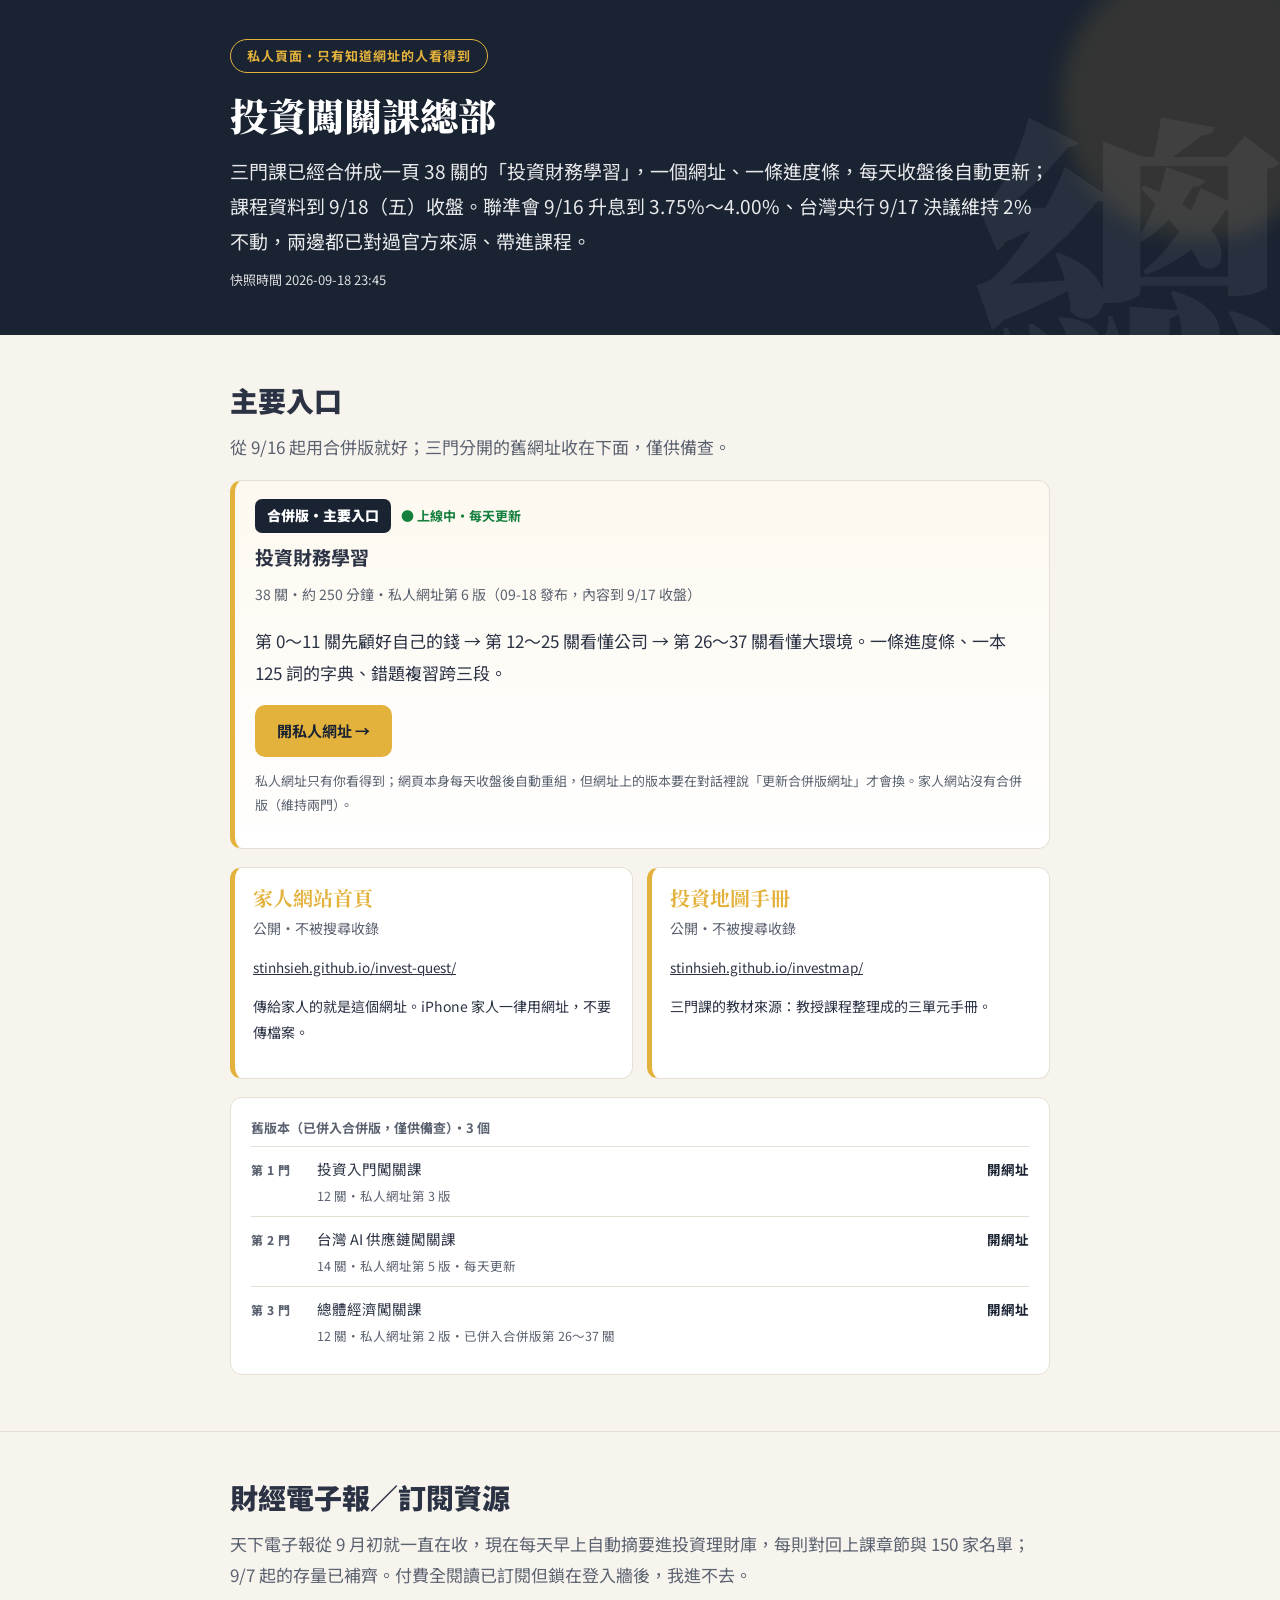
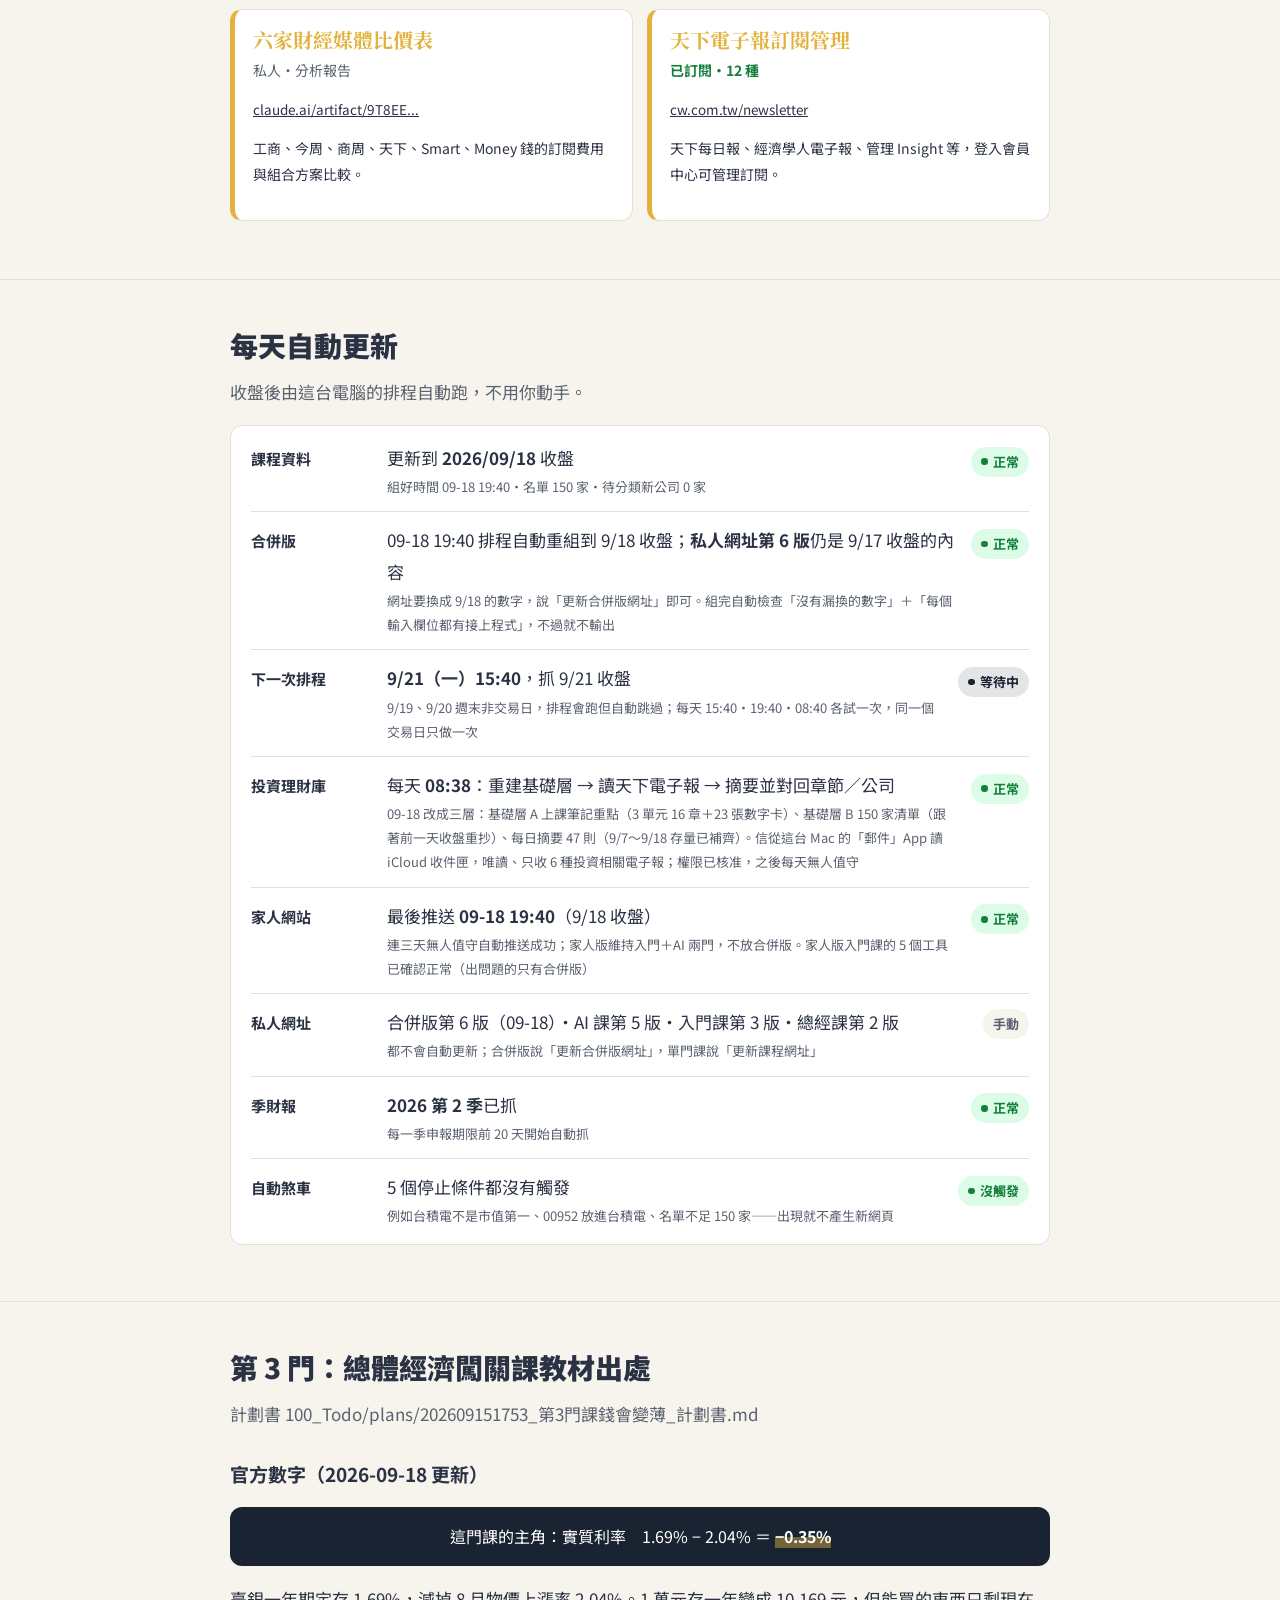
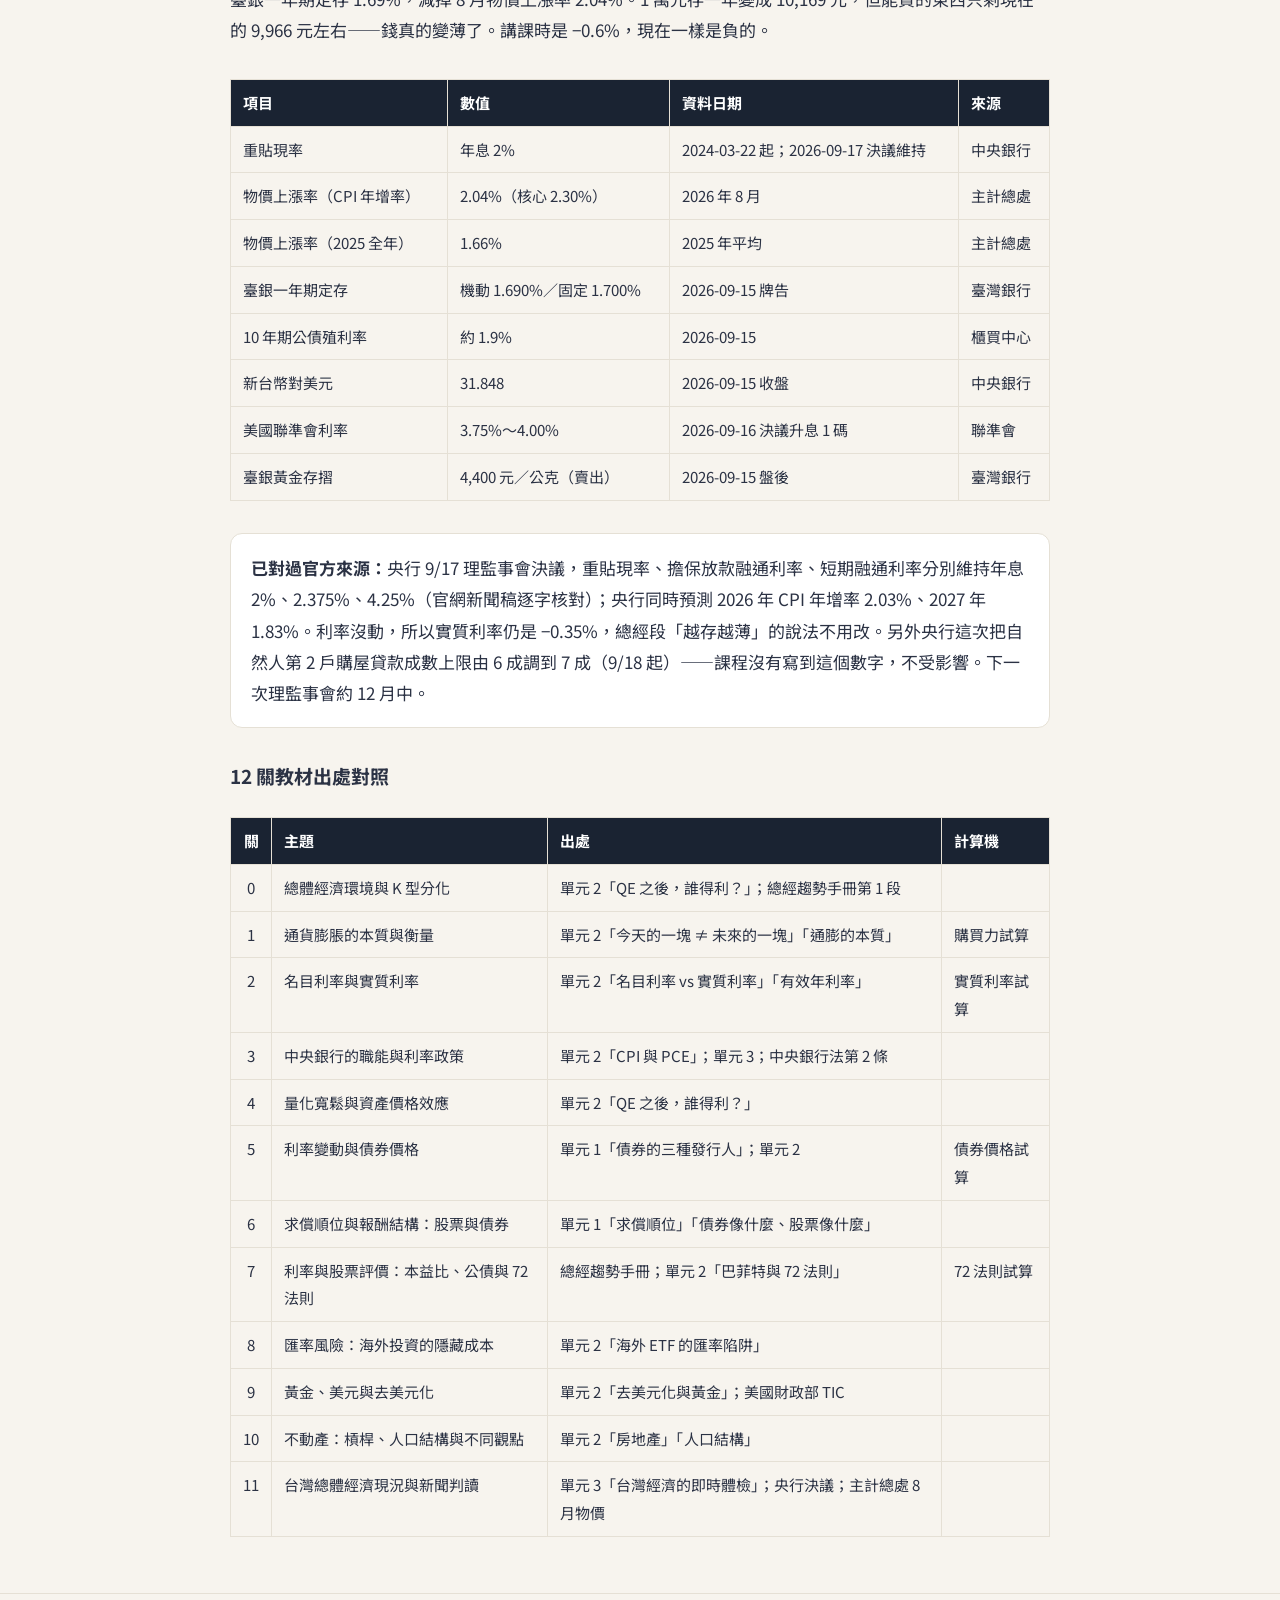
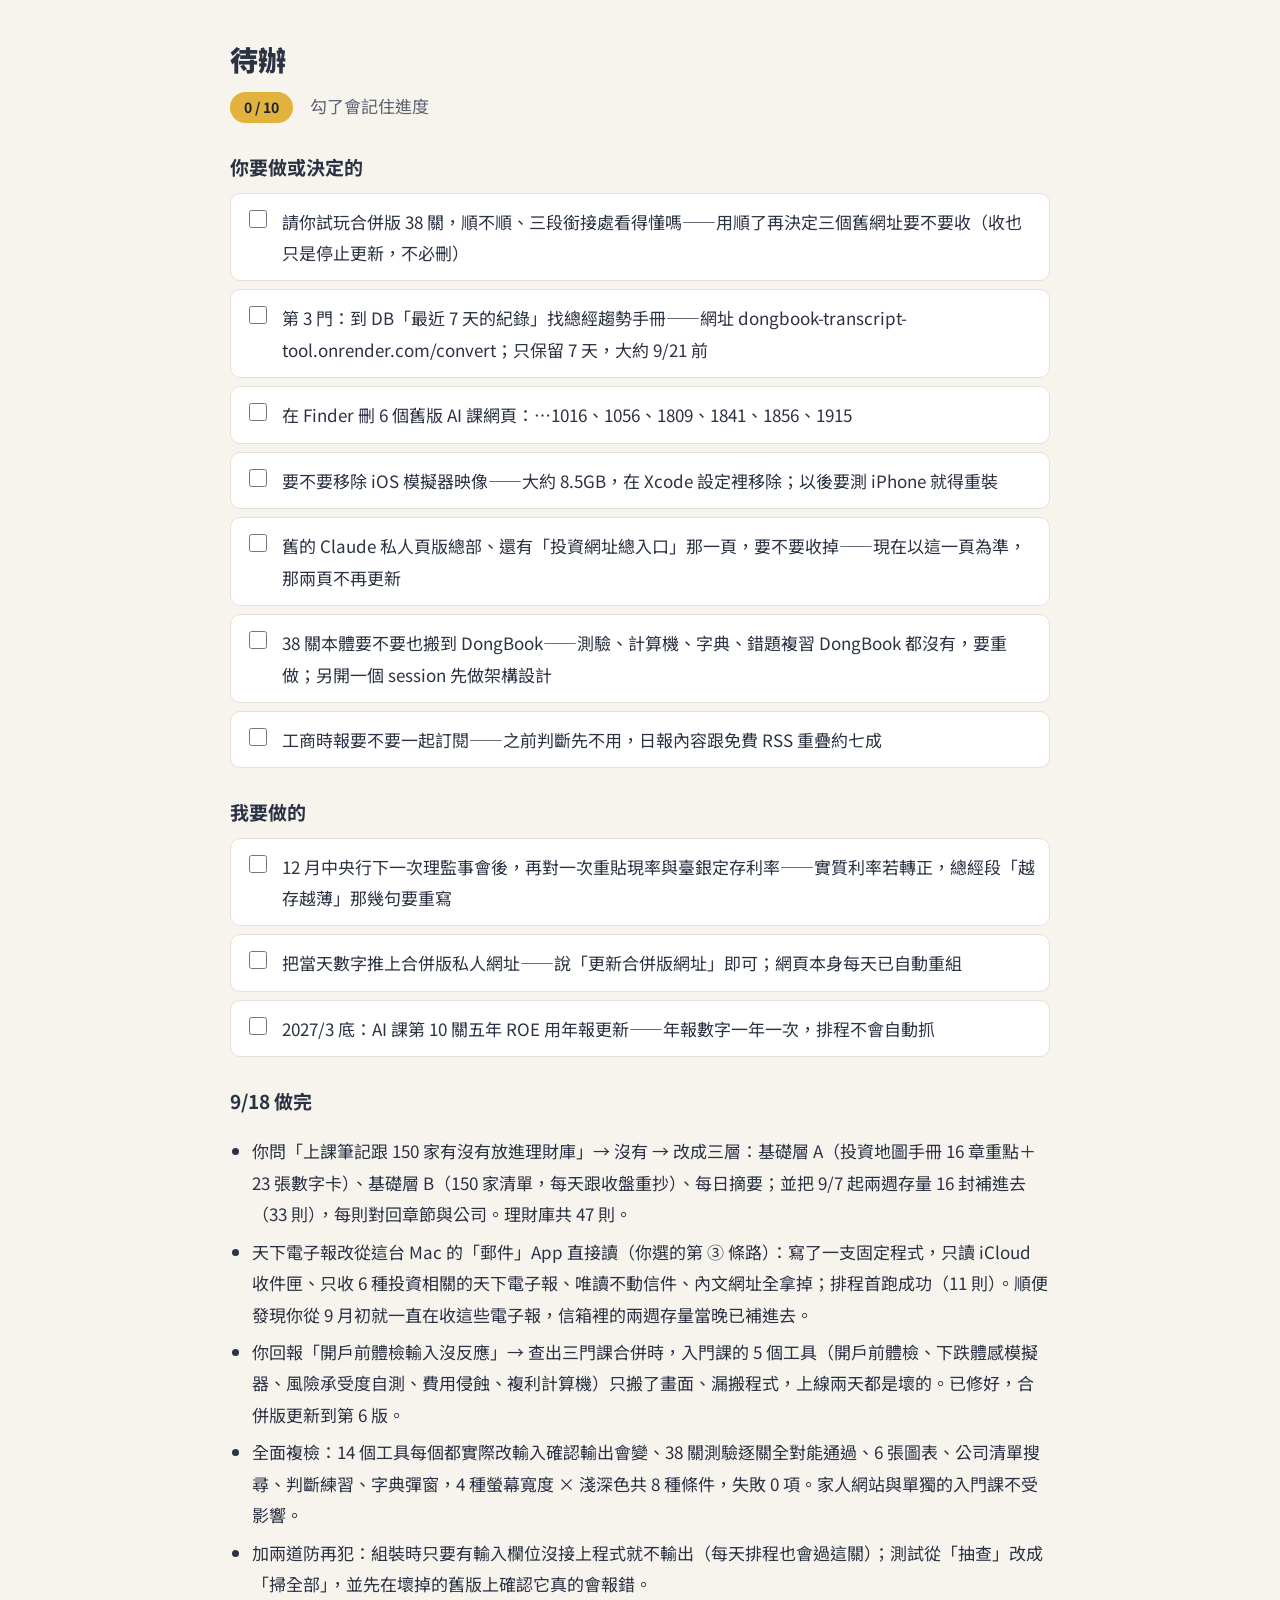
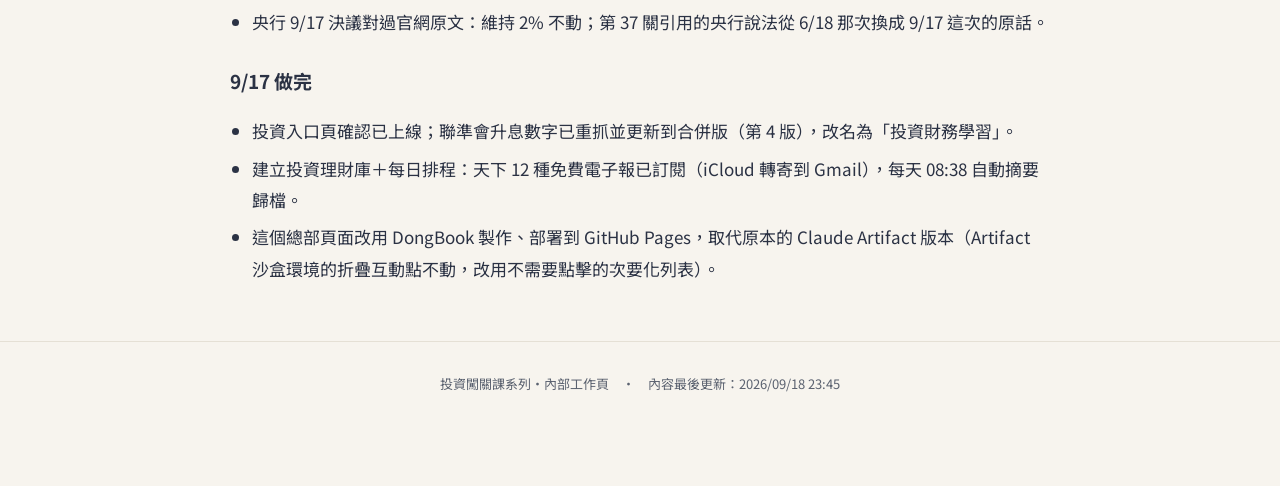
<file: 202609182345/index.html>
<!doctype html>
<html lang="zh-Hant">
<head>
<meta charset="utf-8">
<meta name="viewport" content="width=device-width, initial-scale=1">
<meta name="robots" content="noindex, nofollow">
<title>投資闖關課總部</title>
<meta name="description" content="投資闖關課系列的狀態總覽：合併版進度、每日自動更新、財經電子報訂閱、待辦事項。">
<link rel="preconnect" href="https://fonts.googleapis.com">
<link rel="preconnect" href="https://fonts.gstatic.com" crossorigin>
<link href="https://fonts.googleapis.com/css2?family=Noto+Sans+TC:wght@400;500;700;900&family=Noto+Serif+TC:wght@700;900&display=swap" rel="stylesheet">
<link rel="stylesheet" href="assets/style.css">
<style>
  /* 這一頁是狀態儀表板，不是分章手冊：補幾個本頁專用的小樣式，沿用共用色票 */
  .srow{display:grid;grid-template-columns:1fr;gap:3px;padding:12px 0;border-top:1px solid var(--line)}
  .srow:first-child{border-top:0}
  @media(min-width:700px){.srow{grid-template-columns:7.5rem 1fr auto;gap:4px 16px;align-items:baseline}}
  .srow .k{font-weight:700;font-size:15px}
  .srow .v small{display:block;color:var(--muted);font-size:13px;margin-top:2px}
  .pill{display:inline-flex;align-items:center;gap:.4em;font-size:13px;font-weight:700;padding:3px 10px;border-radius:999px;white-space:nowrap;justify-self:start}
  .pill::before{content:"";width:.5em;height:.5em;border-radius:50%;background:currentColor}
  .pill.ok{color:#15803d;background:#dcfce7}
  .pill.warn{color:#9a5b06;background:#fef3c7}
  .pill.wait{color:var(--hero-bg);background:color-mix(in srgb,var(--hero-bg) 12%,var(--card))}
  .pill.plain{color:var(--muted);background:var(--bg)}
  .pill.plain::before{display:none}
  .arow{display:grid;grid-template-columns:3.4rem 1fr auto;align-items:baseline;gap:8px 12px;padding:9px 0;border-top:1px solid var(--line)}
  .arow:first-child{border-top:0}
  .arow .an{font-size:12px;font-weight:800;color:var(--muted);letter-spacing:.04em}
  .arow .at{font-size:14.5px;color:var(--ink)}
  .arow .at small{display:block;font-size:12.5px;color:var(--muted);margin-top:1px}
  .arow .au{font-size:13.5px;font-weight:700;color:var(--hero-bg);white-space:nowrap;text-decoration:none}
  .arow .au:hover{text-decoration:underline}
  @media(max-width:520px){.arow{grid-template-columns:1fr auto;grid-template-areas:"n u" "t t"}.arow .an{grid-area:n}.arow .au{grid-area:u}.arow .at{grid-area:t}}
  .hero.pagehero{padding:38px 0 30px}
  .hero.pagehero h1{font-size:clamp(26px,5vw,38px)}
  .snap{font-size:13px;opacity:.85;margin-top:10px}
  /* 出處表第一欄是關卡號：共用樣式的 overflow-wrap:anywhere 會把 10、11 拆成一字一行 */
  .src-tbl td:first-child,.src-tbl th:first-child{white-space:nowrap;text-align:center}
</style>
</head>
<body data-todo-prefix="invest-hq-todo-">

<header class="hero pagehero">
  <span class="wm">總</span>
  <div class="wrap">
    <span class="tag">私人頁面・只有知道網址的人看得到</span>
    <h1>投資闖關課總部</h1>
    <p class="sub">三門課已經合併成一頁 38 關的「投資財務學習」，一個網址、一條進度條，每天收盤後自動更新；課程資料到 9/18（五）收盤。聯準會 9/16 升息到 3.75%～4.00%、台灣央行 9/17 決議維持 2% 不動，兩邊都已對過官方來源、帶進課程。</p>
    <p class="snap">快照時間 2026-09-18 23:45</p>
  </div>
</header>

<section id="main">
  <div class="wrap">

    <h2>主要入口</h2>
    <p class="lead">從 9/16 起用合併版就好；三門分開的舊網址收在下面，僅供備查。</p>

    <div class="box big">
      <div style="display:flex;align-items:center;gap:10px;flex-wrap:wrap;margin-bottom:6px">
        <span class="badge">合併版・主要入口</span>
        <span style="color:#15803d;font-size:13px;font-weight:700">● 上線中・每天更新</span>
      </div>
      <h3 style="margin-top:2px">投資財務學習</h3>
      <p style="color:var(--muted);font-size:14px;margin:2px 0 10px">38 關・約 250 分鐘・私人網址第 6 版（09-18 發布，內容到 9/17 收盤）</p>
      <p>第 0～11 關先顧好自己的錢 → 第 12～25 關看懂公司 → 第 26～37 關看懂大環境。一條進度條、一本 125 詞的字典、錯題複習跨三段。</p>
      <div class="cta" style="margin-top:14px">
        <a class="btn btn-fill" href="https://claude.ai/artifact/R5hioDsKVNgETPftsJHDvV" target="_blank" rel="noopener">開私人網址 →</a>
      </div>
      <p style="font-size:13px;color:var(--muted);margin-top:12px">私人網址只有你看得到；網頁本身每天收盤後自動重組，但網址上的版本要在對話裡說「更新合併版網址」才會換。家人網站沒有合併版（維持兩門）。</p>
    </div>

    <div class="abc">
      <div class="c">
        <b>家人網站首頁</b>
        <p style="font-size:14px;color:var(--muted);margin:4px 0">公開・不被搜尋收錄</p>
        <p style="font-size:13.5px"><a href="https://stinhsieh.github.io/invest-quest/" target="_blank" rel="noopener">stinhsieh.github.io/invest-quest/</a></p>
        <p style="font-size:14px">傳給家人的就是這個網址。iPhone 家人一律用網址，不要傳檔案。</p>
      </div>
      <div class="c">
        <b>投資地圖手冊</b>
        <p style="font-size:14px;color:var(--muted);margin:4px 0">公開・不被搜尋收錄</p>
        <p style="font-size:13.5px"><a href="https://stinhsieh.github.io/investmap/" target="_blank" rel="noopener">stinhsieh.github.io/investmap/</a></p>
        <p style="font-size:14px">三門課的教材來源：教授課程整理成的三單元手冊。</p>
      </div>
    </div>

    <div class="box" style="margin-top:6px">
      <p style="font-size:13px;font-weight:700;color:var(--muted);margin:0 0 6px">舊版本（已併入合併版，僅供備查）・3 個</p>
      <div class="arow">
        <span class="an">第 1 門</span>
        <span class="at">投資入門闖關課<small>12 關・私人網址第 3 版</small></span>
        <a class="au" href="https://claude.ai/artifact/FuH8c8zLMKaxhnwhoqgCEv" target="_blank" rel="noopener">開網址</a>
      </div>
      <div class="arow">
        <span class="an">第 2 門</span>
        <span class="at">台灣 AI 供應鏈闖關課<small>14 關・私人網址第 5 版・每天更新</small></span>
        <a class="au" href="https://claude.ai/artifact/REQgS7DTgXQ9YwXvuSJ9bq" target="_blank" rel="noopener">開網址</a>
      </div>
      <div class="arow">
        <span class="an">第 3 門</span>
        <span class="at">總體經濟闖關課<small>12 關・私人網址第 2 版・已併入合併版第 26～37 關</small></span>
        <a class="au" href="https://claude.ai/artifact/QC78cYbFp8rtuRPmBhNSoE" target="_blank" rel="noopener">開網址</a>
      </div>
    </div>

  </div>
</section>

<section>
  <div class="wrap">
    <h2>財經電子報／訂閱資源</h2>
    <p class="lead">天下電子報從 9 月初就一直在收，現在每天早上自動摘要進投資理財庫，每則對回上課章節與 150 家名單；9/7 起的存量已補齊。付費全閱讀已訂閱但鎖在登入牆後，我進不去。</p>

    <div class="abc">
      <div class="c">
        <b>六家財經媒體比價表</b>
        <p style="font-size:14px;color:var(--muted);margin:4px 0">私人・分析報告</p>
        <p style="font-size:13.5px"><a href="https://claude.ai/artifact/9T8EEGuk47riiahEYBkfuL" target="_blank" rel="noopener">claude.ai/artifact/9T8EE...</a></p>
        <p style="font-size:14px">工商、今周、商周、天下、Smart、Money 錢的訂閱費用與組合方案比較。</p>
      </div>
      <div class="c">
        <b>天下電子報訂閱管理</b>
        <p style="font-size:14px;color:#15803d;font-weight:700;margin:4px 0">已訂閱・12 種</p>
        <p style="font-size:13.5px"><a href="https://www.cw.com.tw/newsletter" target="_blank" rel="noopener">cw.com.tw/newsletter</a></p>
        <p style="font-size:14px">天下每日報、經濟學人電子報、管理 Insight 等，登入會員中心可管理訂閱。</p>
      </div>
    </div>
  </div>
</section>

<section>
  <div class="wrap">
    <h2>每天自動更新</h2>
    <p class="lead">收盤後由這台電腦的排程自動跑，不用你動手。</p>
    <div class="box" style="padding:4px 20px">
      <div class="srow">
        <span class="k">課程資料</span>
        <span class="v">更新到 <b>2026/09/18</b> 收盤<small>組好時間 09-18 19:40・名單 150 家・待分類新公司 0 家</small></span>
        <span class="pill ok">正常</span>
      </div>
      <div class="srow">
        <span class="k">合併版</span>
        <span class="v">09-18 19:40 排程自動重組到 9/18 收盤；<b>私人網址第 6 版</b>仍是 9/17 收盤的內容<small>網址要換成 9/18 的數字，說「更新合併版網址」即可。組完自動檢查「沒有漏換的數字」＋「每個輸入欄位都有接上程式」，不過就不輸出</small></span>
        <span class="pill ok">正常</span>
      </div>
      <div class="srow">
        <span class="k">下一次排程</span>
        <span class="v"><b>9/21（一）15:40</b>，抓 9/21 收盤<small>9/19、9/20 週末非交易日，排程會跑但自動跳過；每天 15:40・19:40・08:40 各試一次，同一個交易日只做一次</small></span>
        <span class="pill wait">等待中</span>
      </div>
      <div class="srow">
        <span class="k">投資理財庫</span>
        <span class="v">每天 <b>08:38</b>：重建基礎層 → 讀天下電子報 → 摘要並對回章節／公司<small>09-18 改成三層：基礎層 A 上課筆記重點（3 單元 16 章＋23 張數字卡）、基礎層 B 150 家清單（跟著前一天收盤重抄）、每日摘要 47 則（9/7～9/18 存量已補齊）。信從這台 Mac 的「郵件」App 讀 iCloud 收件匣，唯讀、只收 6 種投資相關電子報；權限已核准，之後每天無人值守</small></span>
        <span class="pill ok">正常</span>
      </div>
      <div class="srow">
        <span class="k">家人網站</span>
        <span class="v">最後推送 <b>09-18 19:40</b>（9/18 收盤）<small>連三天無人值守自動推送成功；家人版維持入門＋AI 兩門，不放合併版。家人版入門課的 5 個工具已確認正常（出問題的只有合併版）</small></span>
        <span class="pill ok">正常</span>
      </div>
      <div class="srow">
        <span class="k">私人網址</span>
        <span class="v">合併版第 6 版（09-18）・AI 課第 5 版・入門課第 3 版・總經課第 2 版<small>都不會自動更新；合併版說「更新合併版網址」，單門課說「更新課程網址」</small></span>
        <span class="pill plain">手動</span>
      </div>
      <div class="srow">
        <span class="k">季財報</span>
        <span class="v"><b>2026 第 2 季</b>已抓<small>每一季申報期限前 20 天開始自動抓</small></span>
        <span class="pill ok">正常</span>
      </div>
      <div class="srow">
        <span class="k">自動煞車</span>
        <span class="v">5 個停止條件都沒有觸發<small>例如台積電不是市值第一、00952 放進台積電、名單不足 150 家——出現就不產生新網頁</small></span>
        <span class="pill ok">沒觸發</span>
      </div>
    </div>
  </div>
</section>

<section>
  <div class="wrap">
    <h2>第 3 門：總體經濟闖關課教材出處</h2>
    <p class="lead">計劃書 100_Todo/plans/202609151753_第3門課錢會變薄_計劃書.md</p>

    <h3>官方數字（2026-09-18 更新）</h3>
    <div class="formula">
      這門課的主角：實質利率　1.69% − 2.04% ＝ <span class="hl">−0.35%</span>
    </div>
    <p>臺銀一年期定存 1.69%，減掉 8 月物價上漲率 2.04%。1 萬元存一年變成 10,169 元，但能買的東西只剩現在的 9,966 元左右——錢真的變薄了。講課時是 −0.6%，現在一樣是負的。</p>

    <div class="tablewrap">
      <table>
        <tr class="thr"><th>項目</th><th>數值</th><th>資料日期</th><th>來源</th></tr>
        <tr><td data-label="項目">重貼現率</td><td data-label="數值">年息 2%</td><td data-label="資料日期">2024-03-22 起；2026-09-17 決議維持</td><td data-label="來源">中央銀行</td></tr>
        <tr><td data-label="項目">物價上漲率（CPI 年增率）</td><td data-label="數值">2.04%（核心 2.30%）</td><td data-label="資料日期">2026 年 8 月</td><td data-label="來源">主計總處</td></tr>
        <tr><td data-label="項目">物價上漲率（2025 全年）</td><td data-label="數值">1.66%</td><td data-label="資料日期">2025 年平均</td><td data-label="來源">主計總處</td></tr>
        <tr><td data-label="項目">臺銀一年期定存</td><td data-label="數值">機動 1.690%／固定 1.700%</td><td data-label="資料日期">2026-09-15 牌告</td><td data-label="來源">臺灣銀行</td></tr>
        <tr><td data-label="項目">10 年期公債殖利率</td><td data-label="數值">約 1.9%</td><td data-label="資料日期">2026-09-15</td><td data-label="來源">櫃買中心</td></tr>
        <tr><td data-label="項目">新台幣對美元</td><td data-label="數值">31.848</td><td data-label="資料日期">2026-09-15 收盤</td><td data-label="來源">中央銀行</td></tr>
        <tr><td data-label="項目">美國聯準會利率</td><td data-label="數值">3.75%～4.00%</td><td data-label="資料日期">2026-09-16 決議升息 1 碼</td><td data-label="來源">聯準會</td></tr>
        <tr><td data-label="項目">臺銀黃金存摺</td><td data-label="數值">4,400 元／公克（賣出）</td><td data-label="資料日期">2026-09-15 盤後</td><td data-label="來源">臺灣銀行</td></tr>
      </table>
    </div>
    <div class="box">
      <b>已對過官方來源：</b>央行 9/17 理監事會決議，重貼現率、擔保放款融通利率、短期融通利率分別維持年息 2%、2.375%、4.25%（官網新聞稿逐字核對）；央行同時預測 2026 年 CPI 年增率 2.03%、2027 年 1.83%。利率沒動，所以實質利率仍是 −0.35%，總經段「越存越薄」的說法不用改。另外央行這次把自然人第 2 戶購屋貸款成數上限由 6 成調到 7 成（9/18 起）——課程沒有寫到這個數字，不受影響。下一次理監事會約 12 月中。
    </div>

    <h3 style="margin-top:30px">12 關教材出處對照</h3>
    <div class="tablewrap">
      <table class="src-tbl">
        <tr class="thr"><th>關</th><th>主題</th><th>出處</th><th>計算機</th></tr>
        <tr><td data-label="關">0</td><td data-label="主題">總體經濟環境與 K 型分化</td><td data-label="出處">單元 2「QE 之後，誰得利？」；總經趨勢手冊第 1 段</td><td data-label="計算機"></td></tr>
        <tr><td data-label="關">1</td><td data-label="主題">通貨膨脹的本質與衡量</td><td data-label="出處">單元 2「今天的一塊 ≠ 未來的一塊」「通膨的本質」</td><td data-label="計算機">購買力試算</td></tr>
        <tr><td data-label="關">2</td><td data-label="主題">名目利率與實質利率</td><td data-label="出處">單元 2「名目利率 vs 實質利率」「有效年利率」</td><td data-label="計算機">實質利率試算</td></tr>
        <tr><td data-label="關">3</td><td data-label="主題">中央銀行的職能與利率政策</td><td data-label="出處">單元 2「CPI 與 PCE」；單元 3；中央銀行法第 2 條</td><td data-label="計算機"></td></tr>
        <tr><td data-label="關">4</td><td data-label="主題">量化寬鬆與資產價格效應</td><td data-label="出處">單元 2「QE 之後，誰得利？」</td><td data-label="計算機"></td></tr>
        <tr><td data-label="關">5</td><td data-label="主題">利率變動與債券價格</td><td data-label="出處">單元 1「債券的三種發行人」；單元 2</td><td data-label="計算機">債券價格試算</td></tr>
        <tr><td data-label="關">6</td><td data-label="主題">求償順位與報酬結構：股票與債券</td><td data-label="出處">單元 1「求償順位」「債券像什麼、股票像什麼」</td><td data-label="計算機"></td></tr>
        <tr><td data-label="關">7</td><td data-label="主題">利率與股票評價：本益比、公債與 72 法則</td><td data-label="出處">總經趨勢手冊；單元 2「巴菲特與 72 法則」</td><td data-label="計算機">72 法則試算</td></tr>
        <tr><td data-label="關">8</td><td data-label="主題">匯率風險：海外投資的隱藏成本</td><td data-label="出處">單元 2「海外 ETF 的匯率陷阱」</td><td data-label="計算機"></td></tr>
        <tr><td data-label="關">9</td><td data-label="主題">黃金、美元與去美元化</td><td data-label="出處">單元 2「去美元化與黃金」；美國財政部 TIC</td><td data-label="計算機"></td></tr>
        <tr><td data-label="關">10</td><td data-label="主題">不動產：槓桿、人口結構與不同觀點</td><td data-label="出處">單元 2「房地產」「人口結構」</td><td data-label="計算機"></td></tr>
        <tr><td data-label="關">11</td><td data-label="主題">台灣總體經濟現況與新聞判讀</td><td data-label="出處">單元 3「台灣經濟的即時體檢」；央行決議；主計總處 8 月物價</td><td data-label="計算機"></td></tr>
      </table>
    </div>
  </div>
</section>

<section>
  <div class="wrap">
    <h2>待辦</h2>
    <p class="lead"><span class="prog" id="prog">0 / 0</span>　勾了會記住進度</p>

    <h3>你要做或決定的</h3>
    <div class="todo"><input type="checkbox" data-k="try-merged"><span>請你試玩合併版 38 關，順不順、三段銜接處看得懂嗎——用順了再決定三個舊網址要不要收（收也只是停止更新，不必刪）</span></div>
    <div class="todo"><input type="checkbox" data-k="mthin-doc"><span>第 3 門：到 DB「最近 7 天的紀錄」找總經趨勢手冊——網址 dongbook-transcript-tool.onrender.com/convert；只保留 7 天，大約 9/21 前</span></div>
    <div class="todo"><input type="checkbox" data-k="finder-cleanup"><span>在 Finder 刪 6 個舊版 AI 課網頁：…1016、1056、1809、1841、1856、1915</span></div>
    <div class="todo"><input type="checkbox" data-k="ios-sim"><span>要不要移除 iOS 模擬器映像——大約 8.5GB，在 Xcode 設定裡移除；以後要測 iPhone 就得重裝</span></div>
    <div class="todo"><input type="checkbox" data-k="old-hq-artifact"><span>舊的 Claude 私人頁版總部、還有「投資網址總入口」那一頁，要不要收掉——現在以這一頁為準，那兩頁不再更新</span></div>
    <div class="todo"><input type="checkbox" data-k="dongbook-38"><span>38 關本體要不要也搬到 DongBook——測驗、計算機、字典、錯題複習 DongBook 都沒有，要重做；另開一個 session 先做架構設計</span></div>
    <div class="todo"><input type="checkbox" data-k="ctee-sub"><span>工商時報要不要一起訂閱——之前判斷先不用，日報內容跟免費 RSS 重疊約七成</span></div>

    <h3 style="margin-top:26px">我要做的</h3>
    <div class="todo"><input type="checkbox" data-k="cbc-dec"><span>12 月中央行下一次理監事會後，再對一次重貼現率與臺銀定存利率——實質利率若轉正，總經段「越存越薄」那幾句要重寫</span></div>
    <div class="todo"><input type="checkbox" data-k="push-merged"><span>把當天數字推上合併版私人網址——說「更新合併版網址」即可；網頁本身每天已自動重組</span></div>
    <div class="todo"><input type="checkbox" data-k="roe-2027"><span>2027/3 底：AI 課第 10 關五年 ROE 用年報更新——年報數字一年一次，排程不會自動抓</span></div>

    <h3 style="margin-top:26px">9/18 做完</h3>
    <ul>
      <li>你問「上課筆記跟 150 家有沒有放進理財庫」→ 沒有 → 改成三層：基礎層 A（投資地圖手冊 16 章重點＋23 張數字卡）、基礎層 B（150 家清單，每天跟收盤重抄）、每日摘要；並把 9/7 起兩週存量 16 封補進去（33 則），每則對回章節與公司。理財庫共 47 則。</li>
      <li>天下電子報改從這台 Mac 的「郵件」App 直接讀（你選的第 ③ 條路）：寫了一支固定程式，只讀 iCloud 收件匣、只收 6 種投資相關的天下電子報、唯讀不動信件、內文網址全拿掉；排程首跑成功（11 則）。順便發現你從 9 月初就一直在收這些電子報，信箱裡的兩週存量當晚已補進去。</li>
      <li>你回報「開戶前體檢輸入沒反應」→ 查出三門課合併時，入門課的 5 個工具（開戶前體檢、下跌體感模擬器、風險承受度自測、費用侵蝕、複利計算機）只搬了畫面、漏搬程式，上線兩天都是壞的。已修好，合併版更新到第 6 版。</li>
      <li>全面複檢：14 個工具每個都實際改輸入確認輸出會變、38 關測驗逐關全對能通過、6 張圖表、公司清單搜尋、判斷練習、字典彈窗，4 種螢幕寬度 × 淺深色共 8 種條件，失敗 0 項。家人網站與單獨的入門課不受影響。</li>
      <li>加兩道防再犯：組裝時只要有輸入欄位沒接上程式就不輸出（每天排程也會過這關）；測試從「抽查」改成「掃全部」，並先在壞掉的舊版上確認它真的會報錯。</li>
      <li>央行 9/17 決議對過官網原文：維持 2% 不動；第 37 關引用的央行說法從 6/18 那次換成 9/17 這次的原話。</li>
    </ul>

    <h3 style="margin-top:26px">9/17 做完</h3>
    <ul>
      <li>投資入口頁確認已上線；聯準會升息數字已重抓並更新到合併版（第 4 版），改名為「投資財務學習」。</li>
      <li>建立投資理財庫＋每日排程：天下 12 種免費電子報已訂閱（iCloud 轉寄到 Gmail），每天 08:38 自動摘要歸檔。</li>
      <li>這個總部頁面改用 DongBook 製作、部署到 GitHub Pages，取代原本的 Claude Artifact 版本（Artifact 沙盒環境的折疊互動點不動，改用不需要點擊的次要化列表）。</li>
    </ul>
  </div>
</section>

<footer>投資闖關課系列・內部工作頁　·　內容最後更新：2026/09/18 23:45</footer>

<script src="assets/app.js"></script>
</body>
</html>
</file>
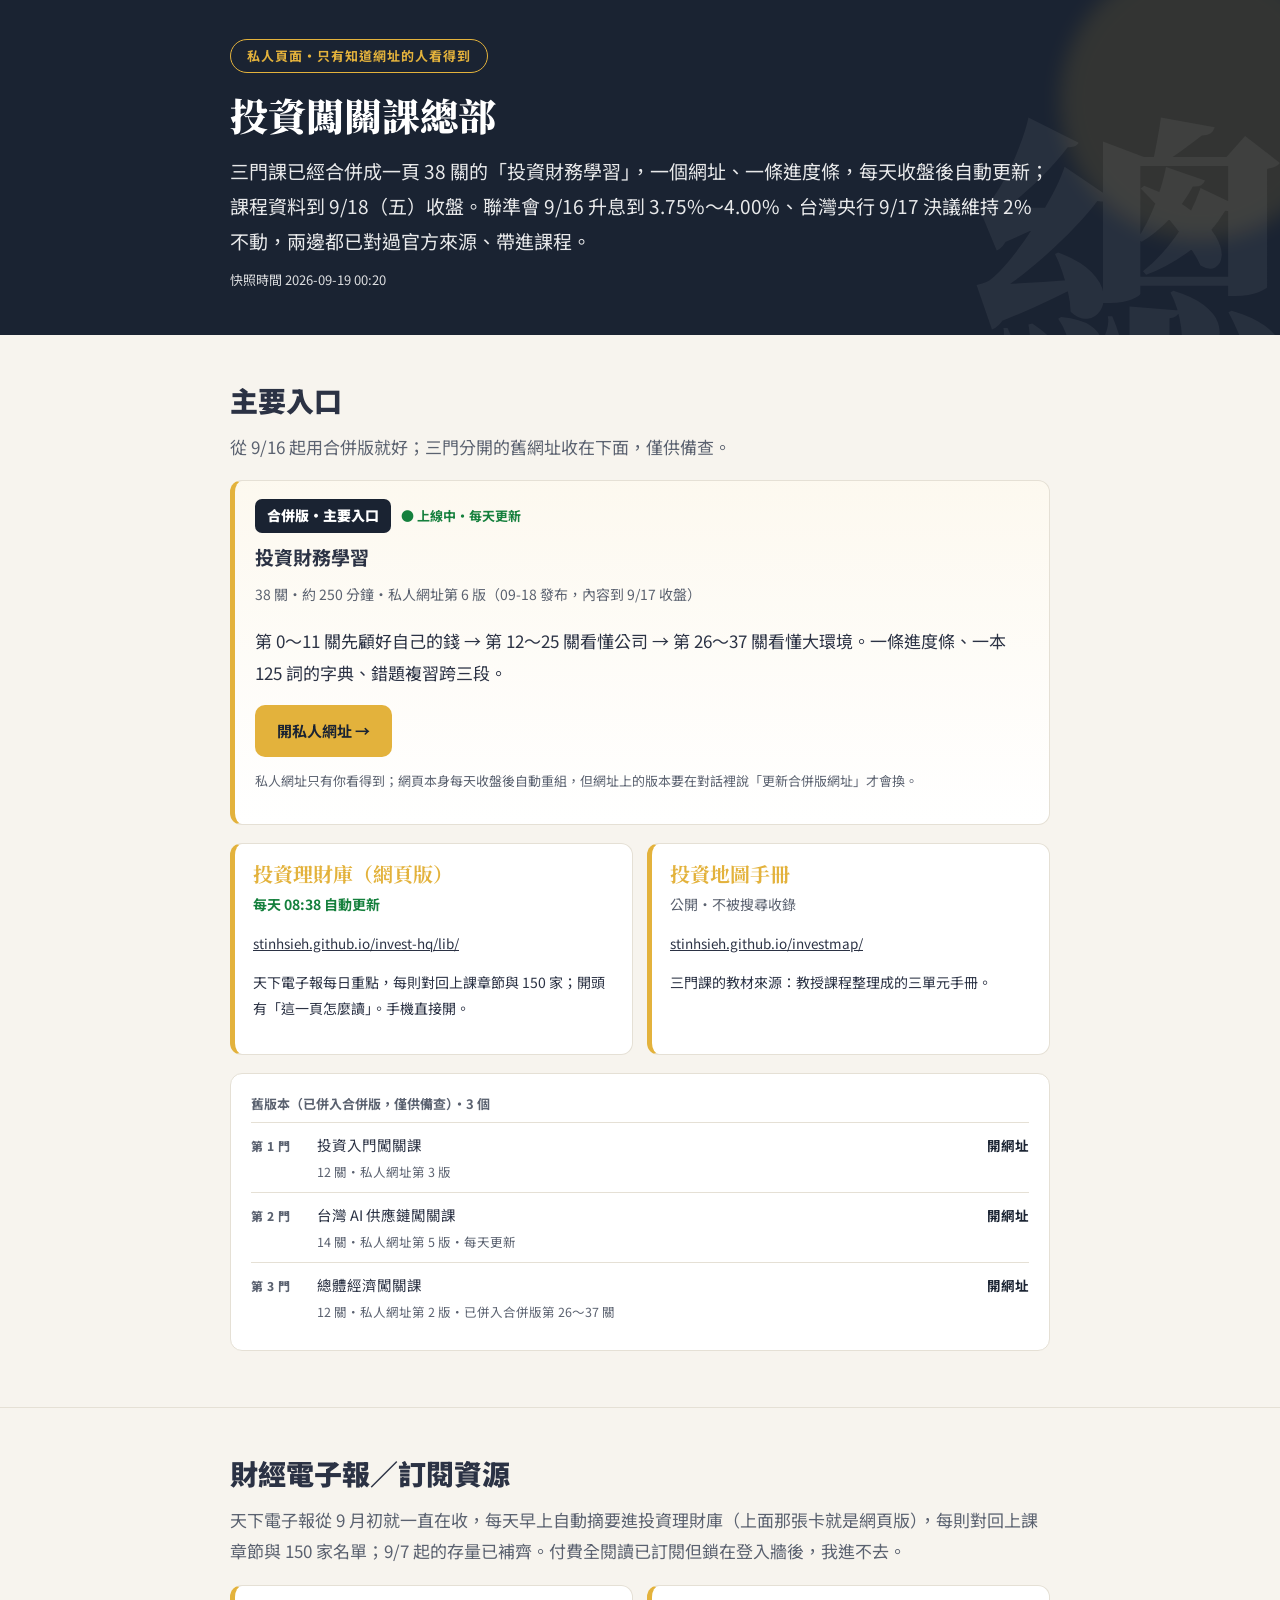
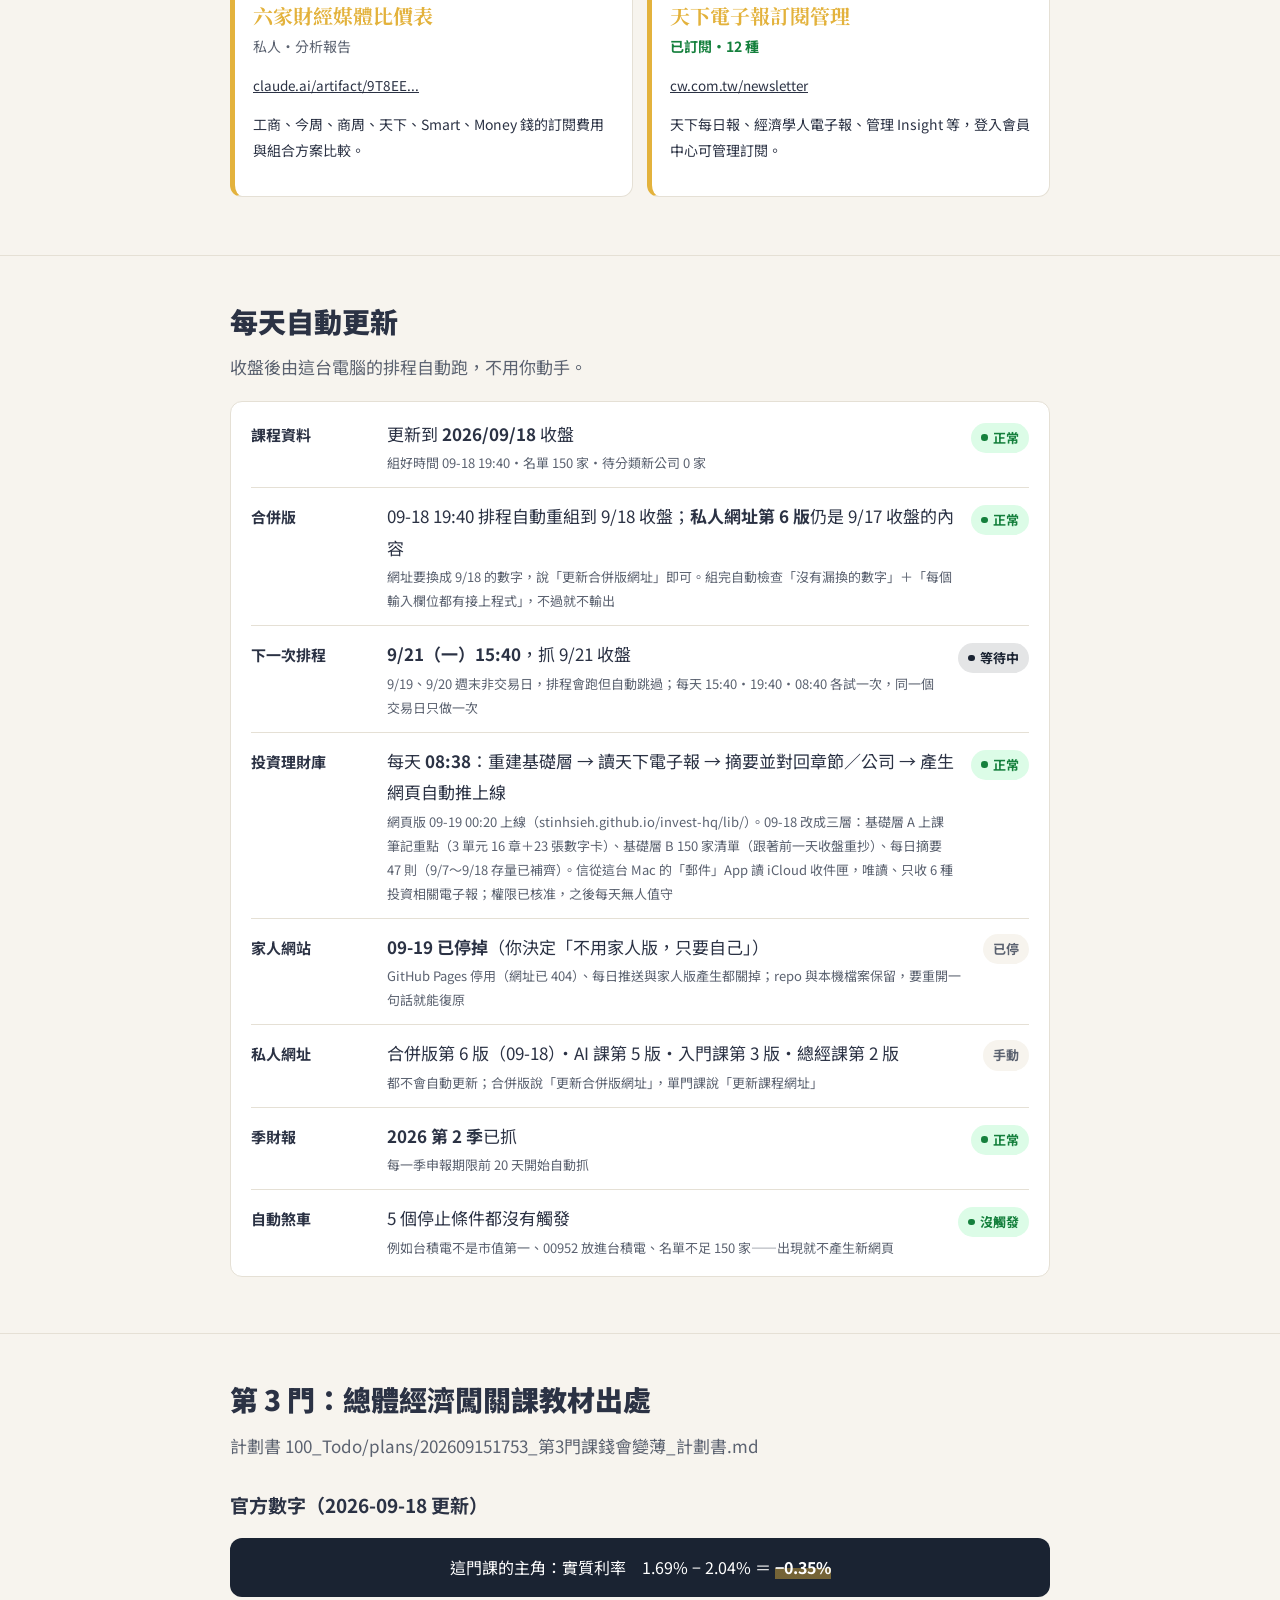
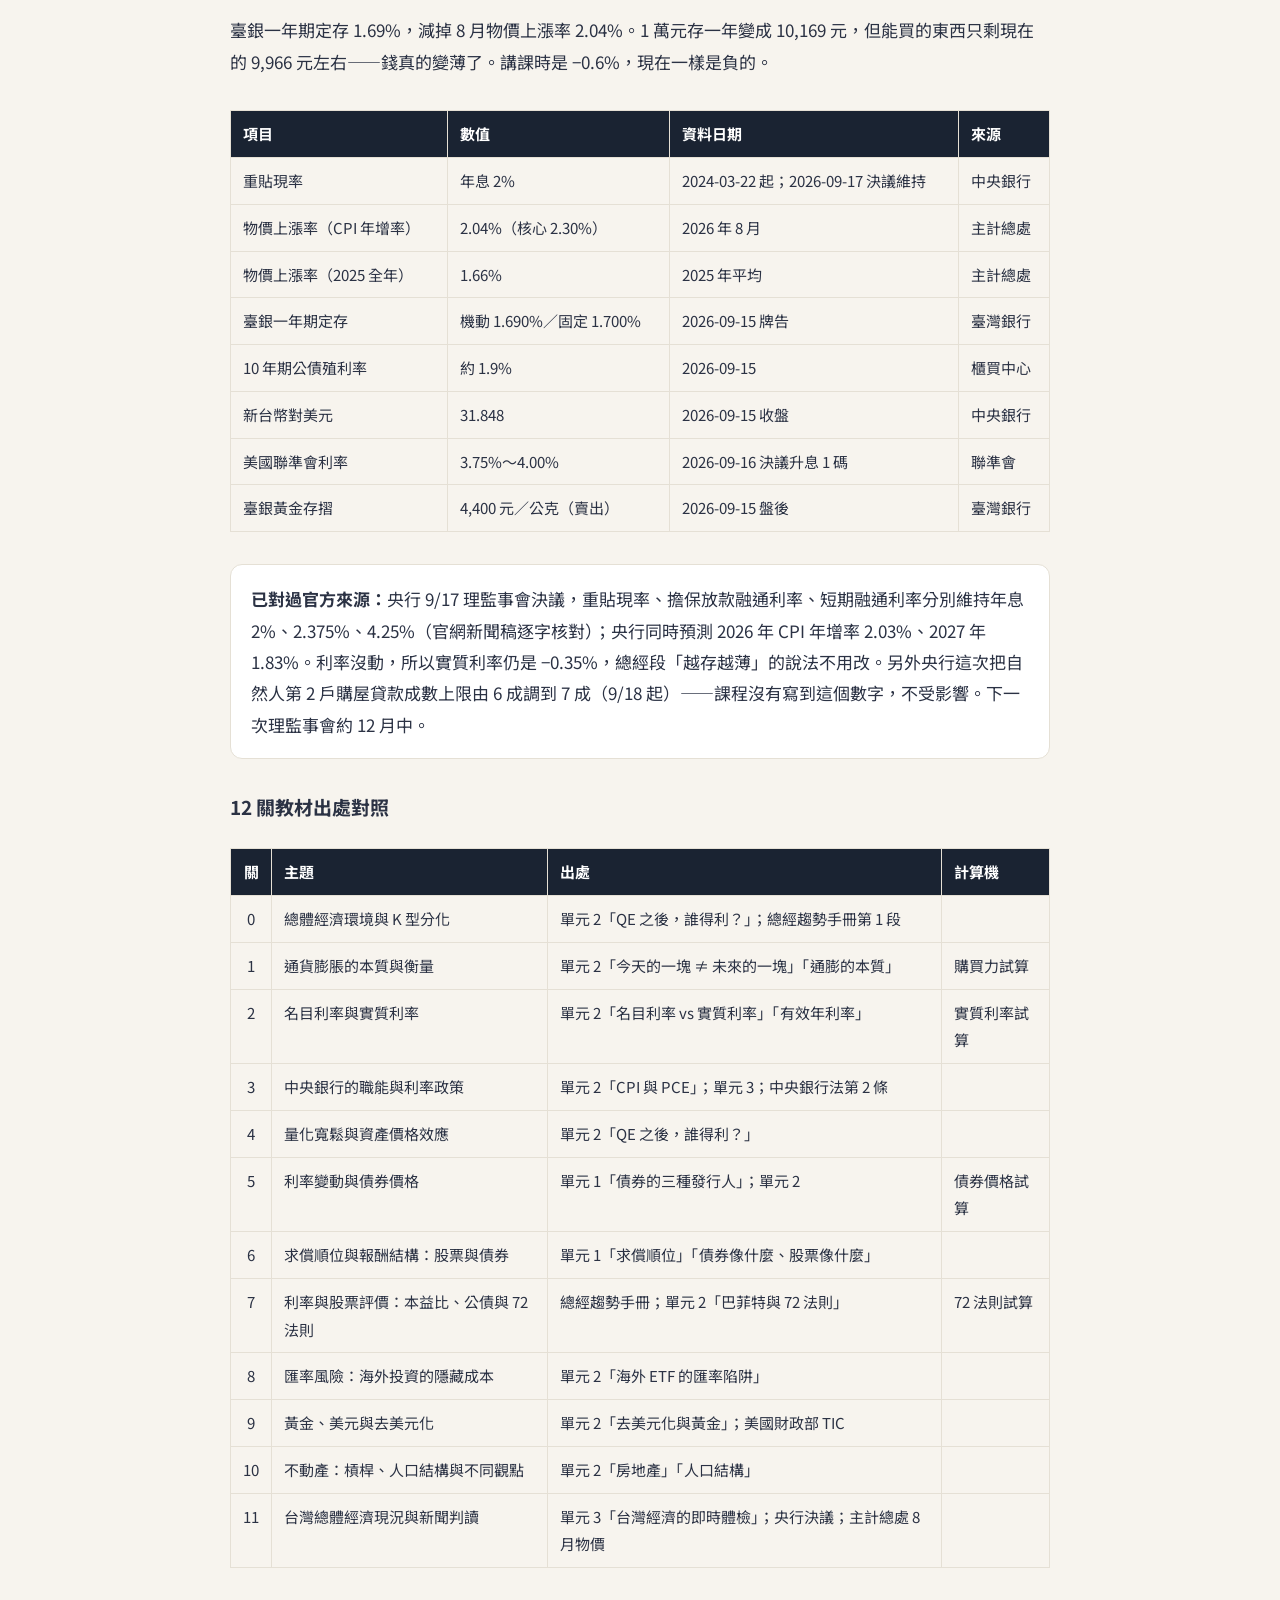
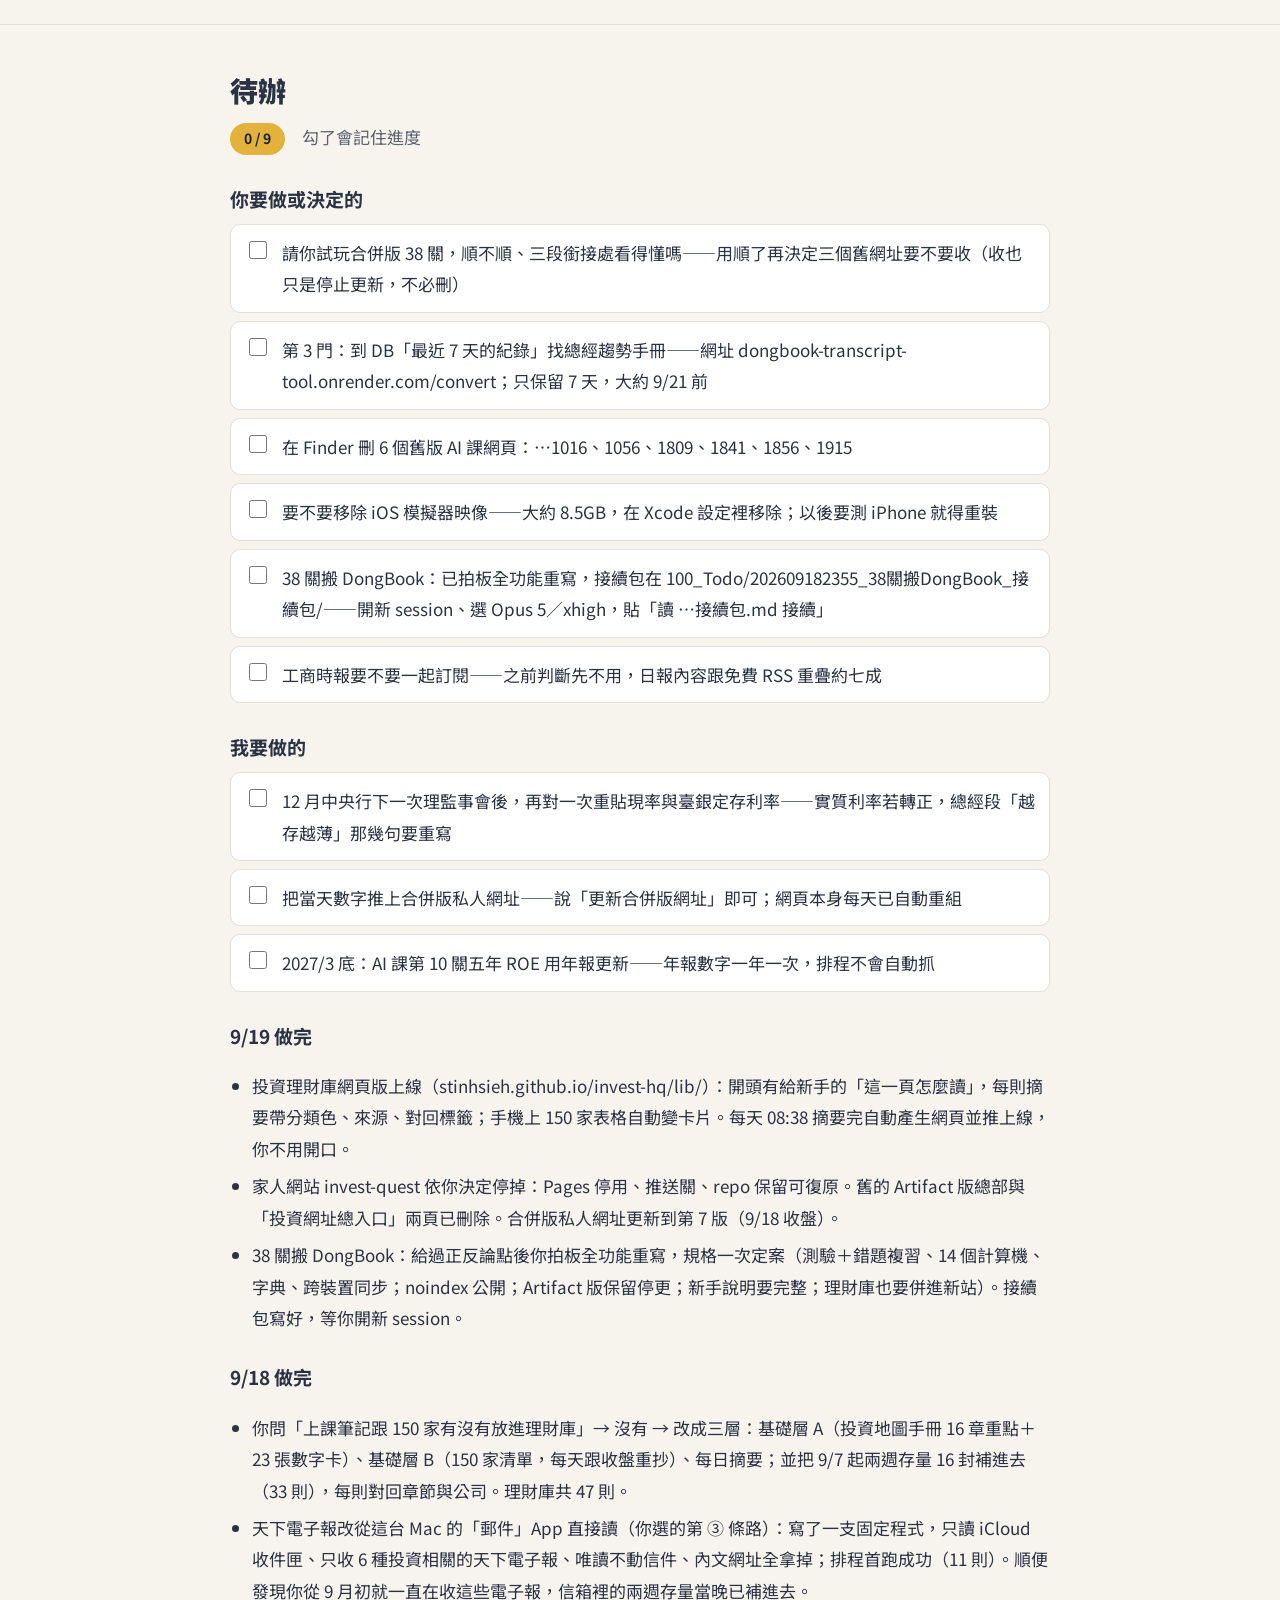
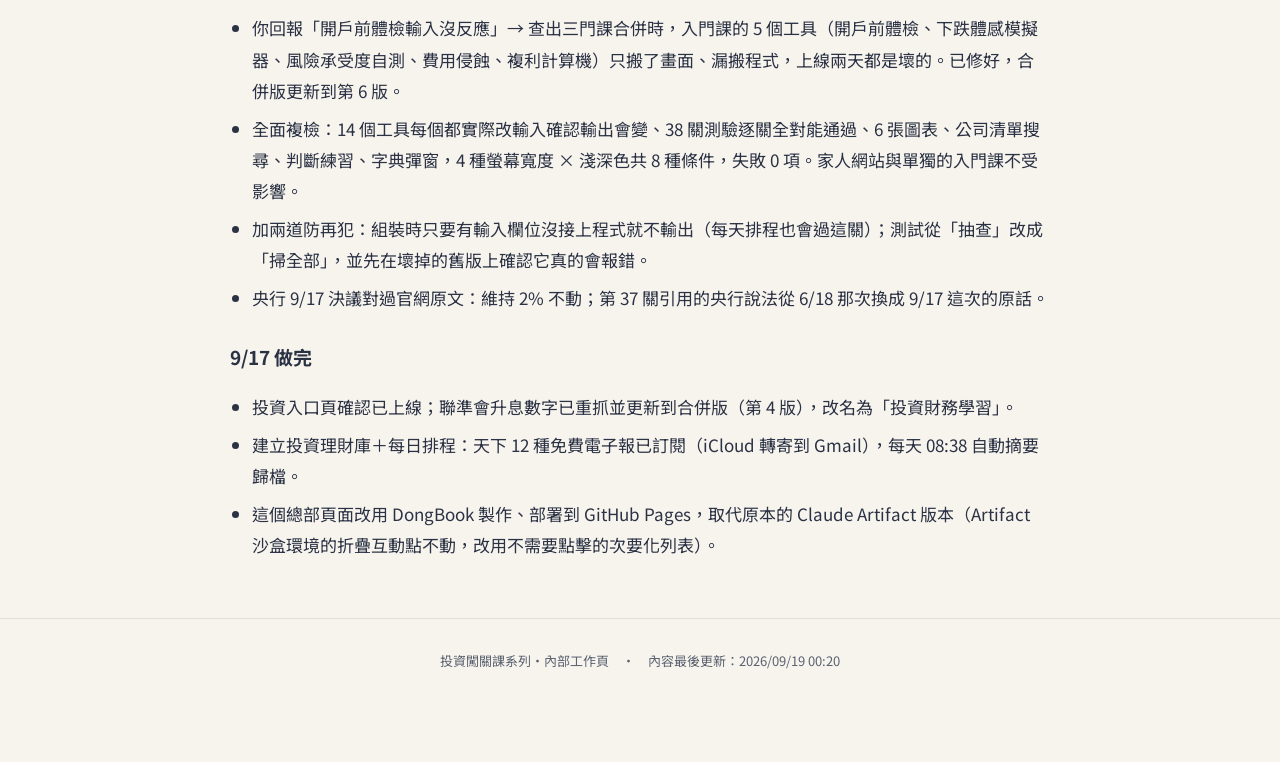
<file: 202609190020/index.html>
<!doctype html>
<html lang="zh-Hant">
<head>
<meta charset="utf-8">
<meta name="viewport" content="width=device-width, initial-scale=1">
<meta name="robots" content="noindex, nofollow">
<title>投資闖關課總部</title>
<meta name="description" content="投資闖關課系列的狀態總覽：合併版進度、每日自動更新、財經電子報訂閱、待辦事項。">
<link rel="preconnect" href="https://fonts.googleapis.com">
<link rel="preconnect" href="https://fonts.gstatic.com" crossorigin>
<link href="https://fonts.googleapis.com/css2?family=Noto+Sans+TC:wght@400;500;700;900&family=Noto+Serif+TC:wght@700;900&display=swap" rel="stylesheet">
<link rel="stylesheet" href="assets/style.css">
<style>
  /* 這一頁是狀態儀表板，不是分章手冊：補幾個本頁專用的小樣式，沿用共用色票 */
  .srow{display:grid;grid-template-columns:1fr;gap:3px;padding:12px 0;border-top:1px solid var(--line)}
  .srow:first-child{border-top:0}
  @media(min-width:700px){.srow{grid-template-columns:7.5rem 1fr auto;gap:4px 16px;align-items:baseline}}
  .srow .k{font-weight:700;font-size:15px}
  .srow .v small{display:block;color:var(--muted);font-size:13px;margin-top:2px}
  .pill{display:inline-flex;align-items:center;gap:.4em;font-size:13px;font-weight:700;padding:3px 10px;border-radius:999px;white-space:nowrap;justify-self:start}
  .pill::before{content:"";width:.5em;height:.5em;border-radius:50%;background:currentColor}
  .pill.ok{color:#15803d;background:#dcfce7}
  .pill.warn{color:#9a5b06;background:#fef3c7}
  .pill.wait{color:var(--hero-bg);background:color-mix(in srgb,var(--hero-bg) 12%,var(--card))}
  .pill.plain{color:var(--muted);background:var(--bg)}
  .pill.plain::before{display:none}
  .arow{display:grid;grid-template-columns:3.4rem 1fr auto;align-items:baseline;gap:8px 12px;padding:9px 0;border-top:1px solid var(--line)}
  .arow:first-child{border-top:0}
  .arow .an{font-size:12px;font-weight:800;color:var(--muted);letter-spacing:.04em}
  .arow .at{font-size:14.5px;color:var(--ink)}
  .arow .at small{display:block;font-size:12.5px;color:var(--muted);margin-top:1px}
  .arow .au{font-size:13.5px;font-weight:700;color:var(--hero-bg);white-space:nowrap;text-decoration:none}
  .arow .au:hover{text-decoration:underline}
  @media(max-width:520px){.arow{grid-template-columns:1fr auto;grid-template-areas:"n u" "t t"}.arow .an{grid-area:n}.arow .au{grid-area:u}.arow .at{grid-area:t}}
  .hero.pagehero{padding:38px 0 30px}
  .hero.pagehero h1{font-size:clamp(26px,5vw,38px)}
  .snap{font-size:13px;opacity:.85;margin-top:10px}
  /* 出處表第一欄是關卡號：共用樣式的 overflow-wrap:anywhere 會把 10、11 拆成一字一行 */
  .src-tbl td:first-child,.src-tbl th:first-child{white-space:nowrap;text-align:center}
</style>
</head>
<body data-todo-prefix="invest-hq-todo-">

<header class="hero pagehero">
  <span class="wm">總</span>
  <div class="wrap">
    <span class="tag">私人頁面・只有知道網址的人看得到</span>
    <h1>投資闖關課總部</h1>
    <p class="sub">三門課已經合併成一頁 38 關的「投資財務學習」，一個網址、一條進度條，每天收盤後自動更新；課程資料到 9/18（五）收盤。聯準會 9/16 升息到 3.75%～4.00%、台灣央行 9/17 決議維持 2% 不動，兩邊都已對過官方來源、帶進課程。</p>
    <p class="snap">快照時間 2026-09-19 00:20</p>
  </div>
</header>

<section id="main">
  <div class="wrap">

    <h2>主要入口</h2>
    <p class="lead">從 9/16 起用合併版就好；三門分開的舊網址收在下面，僅供備查。</p>

    <div class="box big">
      <div style="display:flex;align-items:center;gap:10px;flex-wrap:wrap;margin-bottom:6px">
        <span class="badge">合併版・主要入口</span>
        <span style="color:#15803d;font-size:13px;font-weight:700">● 上線中・每天更新</span>
      </div>
      <h3 style="margin-top:2px">投資財務學習</h3>
      <p style="color:var(--muted);font-size:14px;margin:2px 0 10px">38 關・約 250 分鐘・私人網址第 6 版（09-18 發布，內容到 9/17 收盤）</p>
      <p>第 0～11 關先顧好自己的錢 → 第 12～25 關看懂公司 → 第 26～37 關看懂大環境。一條進度條、一本 125 詞的字典、錯題複習跨三段。</p>
      <div class="cta" style="margin-top:14px">
        <a class="btn btn-fill" href="https://claude.ai/artifact/R5hioDsKVNgETPftsJHDvV" target="_blank" rel="noopener">開私人網址 →</a>
      </div>
      <p style="font-size:13px;color:var(--muted);margin-top:12px">私人網址只有你看得到；網頁本身每天收盤後自動重組，但網址上的版本要在對話裡說「更新合併版網址」才會換。</p>
    </div>

    <div class="abc">
      <div class="c">
        <b>投資理財庫（網頁版）</b>
        <p style="font-size:14px;color:#15803d;font-weight:700;margin:4px 0">每天 08:38 自動更新</p>
        <p style="font-size:13.5px"><a href="lib/">stinhsieh.github.io/invest-hq/lib/</a></p>
        <p style="font-size:14px">天下電子報每日重點，每則對回上課章節與 150 家；開頭有「這一頁怎麼讀」。手機直接開。</p>
      </div>
      <div class="c">
        <b>投資地圖手冊</b>
        <p style="font-size:14px;color:var(--muted);margin:4px 0">公開・不被搜尋收錄</p>
        <p style="font-size:13.5px"><a href="https://stinhsieh.github.io/investmap/" target="_blank" rel="noopener">stinhsieh.github.io/investmap/</a></p>
        <p style="font-size:14px">三門課的教材來源：教授課程整理成的三單元手冊。</p>
      </div>
    </div>

    <div class="box" style="margin-top:6px">
      <p style="font-size:13px;font-weight:700;color:var(--muted);margin:0 0 6px">舊版本（已併入合併版，僅供備查）・3 個</p>
      <div class="arow">
        <span class="an">第 1 門</span>
        <span class="at">投資入門闖關課<small>12 關・私人網址第 3 版</small></span>
        <a class="au" href="https://claude.ai/artifact/FuH8c8zLMKaxhnwhoqgCEv" target="_blank" rel="noopener">開網址</a>
      </div>
      <div class="arow">
        <span class="an">第 2 門</span>
        <span class="at">台灣 AI 供應鏈闖關課<small>14 關・私人網址第 5 版・每天更新</small></span>
        <a class="au" href="https://claude.ai/artifact/REQgS7DTgXQ9YwXvuSJ9bq" target="_blank" rel="noopener">開網址</a>
      </div>
      <div class="arow">
        <span class="an">第 3 門</span>
        <span class="at">總體經濟闖關課<small>12 關・私人網址第 2 版・已併入合併版第 26～37 關</small></span>
        <a class="au" href="https://claude.ai/artifact/QC78cYbFp8rtuRPmBhNSoE" target="_blank" rel="noopener">開網址</a>
      </div>
    </div>

  </div>
</section>

<section>
  <div class="wrap">
    <h2>財經電子報／訂閱資源</h2>
    <p class="lead">天下電子報從 9 月初就一直在收，每天早上自動摘要進投資理財庫（上面那張卡就是網頁版），每則對回上課章節與 150 家名單；9/7 起的存量已補齊。付費全閱讀已訂閱但鎖在登入牆後，我進不去。</p>

    <div class="abc">
      <div class="c">
        <b>六家財經媒體比價表</b>
        <p style="font-size:14px;color:var(--muted);margin:4px 0">私人・分析報告</p>
        <p style="font-size:13.5px"><a href="https://claude.ai/artifact/9T8EEGuk47riiahEYBkfuL" target="_blank" rel="noopener">claude.ai/artifact/9T8EE...</a></p>
        <p style="font-size:14px">工商、今周、商周、天下、Smart、Money 錢的訂閱費用與組合方案比較。</p>
      </div>
      <div class="c">
        <b>天下電子報訂閱管理</b>
        <p style="font-size:14px;color:#15803d;font-weight:700;margin:4px 0">已訂閱・12 種</p>
        <p style="font-size:13.5px"><a href="https://www.cw.com.tw/newsletter" target="_blank" rel="noopener">cw.com.tw/newsletter</a></p>
        <p style="font-size:14px">天下每日報、經濟學人電子報、管理 Insight 等，登入會員中心可管理訂閱。</p>
      </div>
    </div>
  </div>
</section>

<section>
  <div class="wrap">
    <h2>每天自動更新</h2>
    <p class="lead">收盤後由這台電腦的排程自動跑，不用你動手。</p>
    <div class="box" style="padding:4px 20px">
      <div class="srow">
        <span class="k">課程資料</span>
        <span class="v">更新到 <b>2026/09/18</b> 收盤<small>組好時間 09-18 19:40・名單 150 家・待分類新公司 0 家</small></span>
        <span class="pill ok">正常</span>
      </div>
      <div class="srow">
        <span class="k">合併版</span>
        <span class="v">09-18 19:40 排程自動重組到 9/18 收盤；<b>私人網址第 6 版</b>仍是 9/17 收盤的內容<small>網址要換成 9/18 的數字，說「更新合併版網址」即可。組完自動檢查「沒有漏換的數字」＋「每個輸入欄位都有接上程式」，不過就不輸出</small></span>
        <span class="pill ok">正常</span>
      </div>
      <div class="srow">
        <span class="k">下一次排程</span>
        <span class="v"><b>9/21（一）15:40</b>，抓 9/21 收盤<small>9/19、9/20 週末非交易日，排程會跑但自動跳過；每天 15:40・19:40・08:40 各試一次，同一個交易日只做一次</small></span>
        <span class="pill wait">等待中</span>
      </div>
      <div class="srow">
        <span class="k">投資理財庫</span>
        <span class="v">每天 <b>08:38</b>：重建基礎層 → 讀天下電子報 → 摘要並對回章節／公司 → 產生網頁自動推上線<small>網頁版 09-19 00:20 上線（stinhsieh.github.io/invest-hq/lib/）。09-18 改成三層：基礎層 A 上課筆記重點（3 單元 16 章＋23 張數字卡）、基礎層 B 150 家清單（跟著前一天收盤重抄）、每日摘要 47 則（9/7～9/18 存量已補齊）。信從這台 Mac 的「郵件」App 讀 iCloud 收件匣，唯讀、只收 6 種投資相關電子報；權限已核准，之後每天無人值守</small></span>
        <span class="pill ok">正常</span>
      </div>
      <div class="srow">
        <span class="k">家人網站</span>
        <span class="v"><b>09-19 已停掉</b>（你決定「不用家人版，只要自己」）<small>GitHub Pages 停用（網址已 404）、每日推送與家人版產生都關掉；repo 與本機檔案保留，要重開一句話就能復原</small></span>
        <span class="pill plain">已停</span>
      </div>
      <div class="srow">
        <span class="k">私人網址</span>
        <span class="v">合併版第 6 版（09-18）・AI 課第 5 版・入門課第 3 版・總經課第 2 版<small>都不會自動更新；合併版說「更新合併版網址」，單門課說「更新課程網址」</small></span>
        <span class="pill plain">手動</span>
      </div>
      <div class="srow">
        <span class="k">季財報</span>
        <span class="v"><b>2026 第 2 季</b>已抓<small>每一季申報期限前 20 天開始自動抓</small></span>
        <span class="pill ok">正常</span>
      </div>
      <div class="srow">
        <span class="k">自動煞車</span>
        <span class="v">5 個停止條件都沒有觸發<small>例如台積電不是市值第一、00952 放進台積電、名單不足 150 家——出現就不產生新網頁</small></span>
        <span class="pill ok">沒觸發</span>
      </div>
    </div>
  </div>
</section>

<section>
  <div class="wrap">
    <h2>第 3 門：總體經濟闖關課教材出處</h2>
    <p class="lead">計劃書 100_Todo/plans/202609151753_第3門課錢會變薄_計劃書.md</p>

    <h3>官方數字（2026-09-18 更新）</h3>
    <div class="formula">
      這門課的主角：實質利率　1.69% − 2.04% ＝ <span class="hl">−0.35%</span>
    </div>
    <p>臺銀一年期定存 1.69%，減掉 8 月物價上漲率 2.04%。1 萬元存一年變成 10,169 元，但能買的東西只剩現在的 9,966 元左右——錢真的變薄了。講課時是 −0.6%，現在一樣是負的。</p>

    <div class="tablewrap">
      <table>
        <tr class="thr"><th>項目</th><th>數值</th><th>資料日期</th><th>來源</th></tr>
        <tr><td data-label="項目">重貼現率</td><td data-label="數值">年息 2%</td><td data-label="資料日期">2024-03-22 起；2026-09-17 決議維持</td><td data-label="來源">中央銀行</td></tr>
        <tr><td data-label="項目">物價上漲率（CPI 年增率）</td><td data-label="數值">2.04%（核心 2.30%）</td><td data-label="資料日期">2026 年 8 月</td><td data-label="來源">主計總處</td></tr>
        <tr><td data-label="項目">物價上漲率（2025 全年）</td><td data-label="數值">1.66%</td><td data-label="資料日期">2025 年平均</td><td data-label="來源">主計總處</td></tr>
        <tr><td data-label="項目">臺銀一年期定存</td><td data-label="數值">機動 1.690%／固定 1.700%</td><td data-label="資料日期">2026-09-15 牌告</td><td data-label="來源">臺灣銀行</td></tr>
        <tr><td data-label="項目">10 年期公債殖利率</td><td data-label="數值">約 1.9%</td><td data-label="資料日期">2026-09-15</td><td data-label="來源">櫃買中心</td></tr>
        <tr><td data-label="項目">新台幣對美元</td><td data-label="數值">31.848</td><td data-label="資料日期">2026-09-15 收盤</td><td data-label="來源">中央銀行</td></tr>
        <tr><td data-label="項目">美國聯準會利率</td><td data-label="數值">3.75%～4.00%</td><td data-label="資料日期">2026-09-16 決議升息 1 碼</td><td data-label="來源">聯準會</td></tr>
        <tr><td data-label="項目">臺銀黃金存摺</td><td data-label="數值">4,400 元／公克（賣出）</td><td data-label="資料日期">2026-09-15 盤後</td><td data-label="來源">臺灣銀行</td></tr>
      </table>
    </div>
    <div class="box">
      <b>已對過官方來源：</b>央行 9/17 理監事會決議，重貼現率、擔保放款融通利率、短期融通利率分別維持年息 2%、2.375%、4.25%（官網新聞稿逐字核對）；央行同時預測 2026 年 CPI 年增率 2.03%、2027 年 1.83%。利率沒動，所以實質利率仍是 −0.35%，總經段「越存越薄」的說法不用改。另外央行這次把自然人第 2 戶購屋貸款成數上限由 6 成調到 7 成（9/18 起）——課程沒有寫到這個數字，不受影響。下一次理監事會約 12 月中。
    </div>

    <h3 style="margin-top:30px">12 關教材出處對照</h3>
    <div class="tablewrap">
      <table class="src-tbl">
        <tr class="thr"><th>關</th><th>主題</th><th>出處</th><th>計算機</th></tr>
        <tr><td data-label="關">0</td><td data-label="主題">總體經濟環境與 K 型分化</td><td data-label="出處">單元 2「QE 之後，誰得利？」；總經趨勢手冊第 1 段</td><td data-label="計算機"></td></tr>
        <tr><td data-label="關">1</td><td data-label="主題">通貨膨脹的本質與衡量</td><td data-label="出處">單元 2「今天的一塊 ≠ 未來的一塊」「通膨的本質」</td><td data-label="計算機">購買力試算</td></tr>
        <tr><td data-label="關">2</td><td data-label="主題">名目利率與實質利率</td><td data-label="出處">單元 2「名目利率 vs 實質利率」「有效年利率」</td><td data-label="計算機">實質利率試算</td></tr>
        <tr><td data-label="關">3</td><td data-label="主題">中央銀行的職能與利率政策</td><td data-label="出處">單元 2「CPI 與 PCE」；單元 3；中央銀行法第 2 條</td><td data-label="計算機"></td></tr>
        <tr><td data-label="關">4</td><td data-label="主題">量化寬鬆與資產價格效應</td><td data-label="出處">單元 2「QE 之後，誰得利？」</td><td data-label="計算機"></td></tr>
        <tr><td data-label="關">5</td><td data-label="主題">利率變動與債券價格</td><td data-label="出處">單元 1「債券的三種發行人」；單元 2</td><td data-label="計算機">債券價格試算</td></tr>
        <tr><td data-label="關">6</td><td data-label="主題">求償順位與報酬結構：股票與債券</td><td data-label="出處">單元 1「求償順位」「債券像什麼、股票像什麼」</td><td data-label="計算機"></td></tr>
        <tr><td data-label="關">7</td><td data-label="主題">利率與股票評價：本益比、公債與 72 法則</td><td data-label="出處">總經趨勢手冊；單元 2「巴菲特與 72 法則」</td><td data-label="計算機">72 法則試算</td></tr>
        <tr><td data-label="關">8</td><td data-label="主題">匯率風險：海外投資的隱藏成本</td><td data-label="出處">單元 2「海外 ETF 的匯率陷阱」</td><td data-label="計算機"></td></tr>
        <tr><td data-label="關">9</td><td data-label="主題">黃金、美元與去美元化</td><td data-label="出處">單元 2「去美元化與黃金」；美國財政部 TIC</td><td data-label="計算機"></td></tr>
        <tr><td data-label="關">10</td><td data-label="主題">不動產：槓桿、人口結構與不同觀點</td><td data-label="出處">單元 2「房地產」「人口結構」</td><td data-label="計算機"></td></tr>
        <tr><td data-label="關">11</td><td data-label="主題">台灣總體經濟現況與新聞判讀</td><td data-label="出處">單元 3「台灣經濟的即時體檢」；央行決議；主計總處 8 月物價</td><td data-label="計算機"></td></tr>
      </table>
    </div>
  </div>
</section>

<section>
  <div class="wrap">
    <h2>待辦</h2>
    <p class="lead"><span class="prog" id="prog">0 / 0</span>　勾了會記住進度</p>

    <h3>你要做或決定的</h3>
    <div class="todo"><input type="checkbox" data-k="try-merged"><span>請你試玩合併版 38 關，順不順、三段銜接處看得懂嗎——用順了再決定三個舊網址要不要收（收也只是停止更新，不必刪）</span></div>
    <div class="todo"><input type="checkbox" data-k="mthin-doc"><span>第 3 門：到 DB「最近 7 天的紀錄」找總經趨勢手冊——網址 dongbook-transcript-tool.onrender.com/convert；只保留 7 天，大約 9/21 前</span></div>
    <div class="todo"><input type="checkbox" data-k="finder-cleanup"><span>在 Finder 刪 6 個舊版 AI 課網頁：…1016、1056、1809、1841、1856、1915</span></div>
    <div class="todo"><input type="checkbox" data-k="ios-sim"><span>要不要移除 iOS 模擬器映像——大約 8.5GB，在 Xcode 設定裡移除；以後要測 iPhone 就得重裝</span></div>
    <div class="todo"><input type="checkbox" data-k="dongbook-38"><span>38 關搬 DongBook：已拍板全功能重寫，接續包在 100_Todo/202609182355_38關搬DongBook_接續包/——開新 session、選 Opus 5／xhigh，貼「讀 …接續包.md 接續」</span></div>
    <div class="todo"><input type="checkbox" data-k="ctee-sub"><span>工商時報要不要一起訂閱——之前判斷先不用，日報內容跟免費 RSS 重疊約七成</span></div>

    <h3 style="margin-top:26px">我要做的</h3>
    <div class="todo"><input type="checkbox" data-k="cbc-dec"><span>12 月中央行下一次理監事會後，再對一次重貼現率與臺銀定存利率——實質利率若轉正，總經段「越存越薄」那幾句要重寫</span></div>
    <div class="todo"><input type="checkbox" data-k="push-merged"><span>把當天數字推上合併版私人網址——說「更新合併版網址」即可；網頁本身每天已自動重組</span></div>
    <div class="todo"><input type="checkbox" data-k="roe-2027"><span>2027/3 底：AI 課第 10 關五年 ROE 用年報更新——年報數字一年一次，排程不會自動抓</span></div>

    <h3 style="margin-top:26px">9/19 做完</h3>
    <ul>
      <li>投資理財庫網頁版上線（stinhsieh.github.io/invest-hq/lib/）：開頭有給新手的「這一頁怎麼讀」，每則摘要帶分類色、來源、對回標籤；手機上 150 家表格自動變卡片。每天 08:38 摘要完自動產生網頁並推上線，你不用開口。</li>
      <li>家人網站 invest-quest 依你決定停掉：Pages 停用、推送關、repo 保留可復原。舊的 Artifact 版總部與「投資網址總入口」兩頁已刪除。合併版私人網址更新到第 7 版（9/18 收盤）。</li>
      <li>38 關搬 DongBook：給過正反論點後你拍板全功能重寫，規格一次定案（測驗＋錯題複習、14 個計算機、字典、跨裝置同步；noindex 公開；Artifact 版保留停更；新手說明要完整；理財庫也要併進新站）。接續包寫好，等你開新 session。</li>
    </ul>

    <h3 style="margin-top:26px">9/18 做完</h3>
    <ul>
      <li>你問「上課筆記跟 150 家有沒有放進理財庫」→ 沒有 → 改成三層：基礎層 A（投資地圖手冊 16 章重點＋23 張數字卡）、基礎層 B（150 家清單，每天跟收盤重抄）、每日摘要；並把 9/7 起兩週存量 16 封補進去（33 則），每則對回章節與公司。理財庫共 47 則。</li>
      <li>天下電子報改從這台 Mac 的「郵件」App 直接讀（你選的第 ③ 條路）：寫了一支固定程式，只讀 iCloud 收件匣、只收 6 種投資相關的天下電子報、唯讀不動信件、內文網址全拿掉；排程首跑成功（11 則）。順便發現你從 9 月初就一直在收這些電子報，信箱裡的兩週存量當晚已補進去。</li>
      <li>你回報「開戶前體檢輸入沒反應」→ 查出三門課合併時，入門課的 5 個工具（開戶前體檢、下跌體感模擬器、風險承受度自測、費用侵蝕、複利計算機）只搬了畫面、漏搬程式，上線兩天都是壞的。已修好，合併版更新到第 6 版。</li>
      <li>全面複檢：14 個工具每個都實際改輸入確認輸出會變、38 關測驗逐關全對能通過、6 張圖表、公司清單搜尋、判斷練習、字典彈窗，4 種螢幕寬度 × 淺深色共 8 種條件，失敗 0 項。家人網站與單獨的入門課不受影響。</li>
      <li>加兩道防再犯：組裝時只要有輸入欄位沒接上程式就不輸出（每天排程也會過這關）；測試從「抽查」改成「掃全部」，並先在壞掉的舊版上確認它真的會報錯。</li>
      <li>央行 9/17 決議對過官網原文：維持 2% 不動；第 37 關引用的央行說法從 6/18 那次換成 9/17 這次的原話。</li>
    </ul>

    <h3 style="margin-top:26px">9/17 做完</h3>
    <ul>
      <li>投資入口頁確認已上線；聯準會升息數字已重抓並更新到合併版（第 4 版），改名為「投資財務學習」。</li>
      <li>建立投資理財庫＋每日排程：天下 12 種免費電子報已訂閱（iCloud 轉寄到 Gmail），每天 08:38 自動摘要歸檔。</li>
      <li>這個總部頁面改用 DongBook 製作、部署到 GitHub Pages，取代原本的 Claude Artifact 版本（Artifact 沙盒環境的折疊互動點不動，改用不需要點擊的次要化列表）。</li>
    </ul>
  </div>
</section>

<footer>投資闖關課系列・內部工作頁　·　內容最後更新：2026/09/19 00:20</footer>

<script src="assets/app.js"></script>
</body>
</html>
</file>
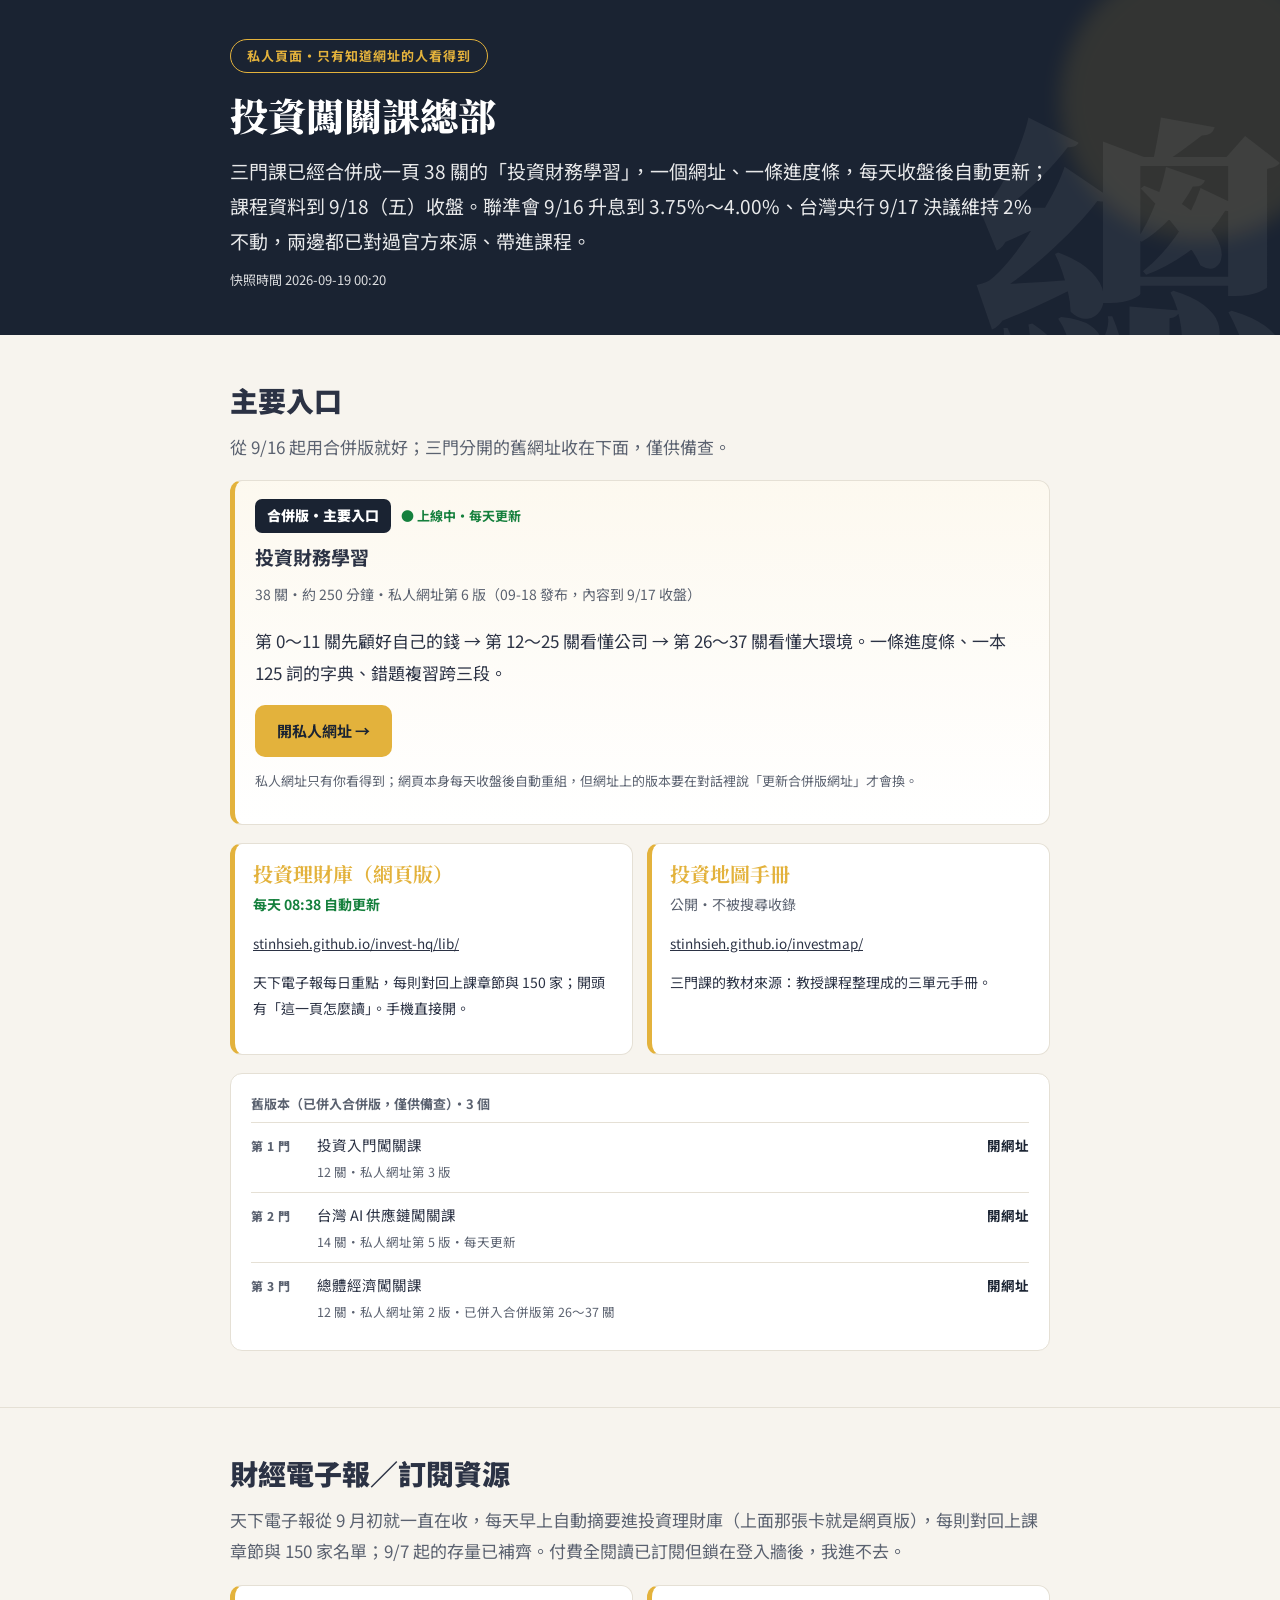
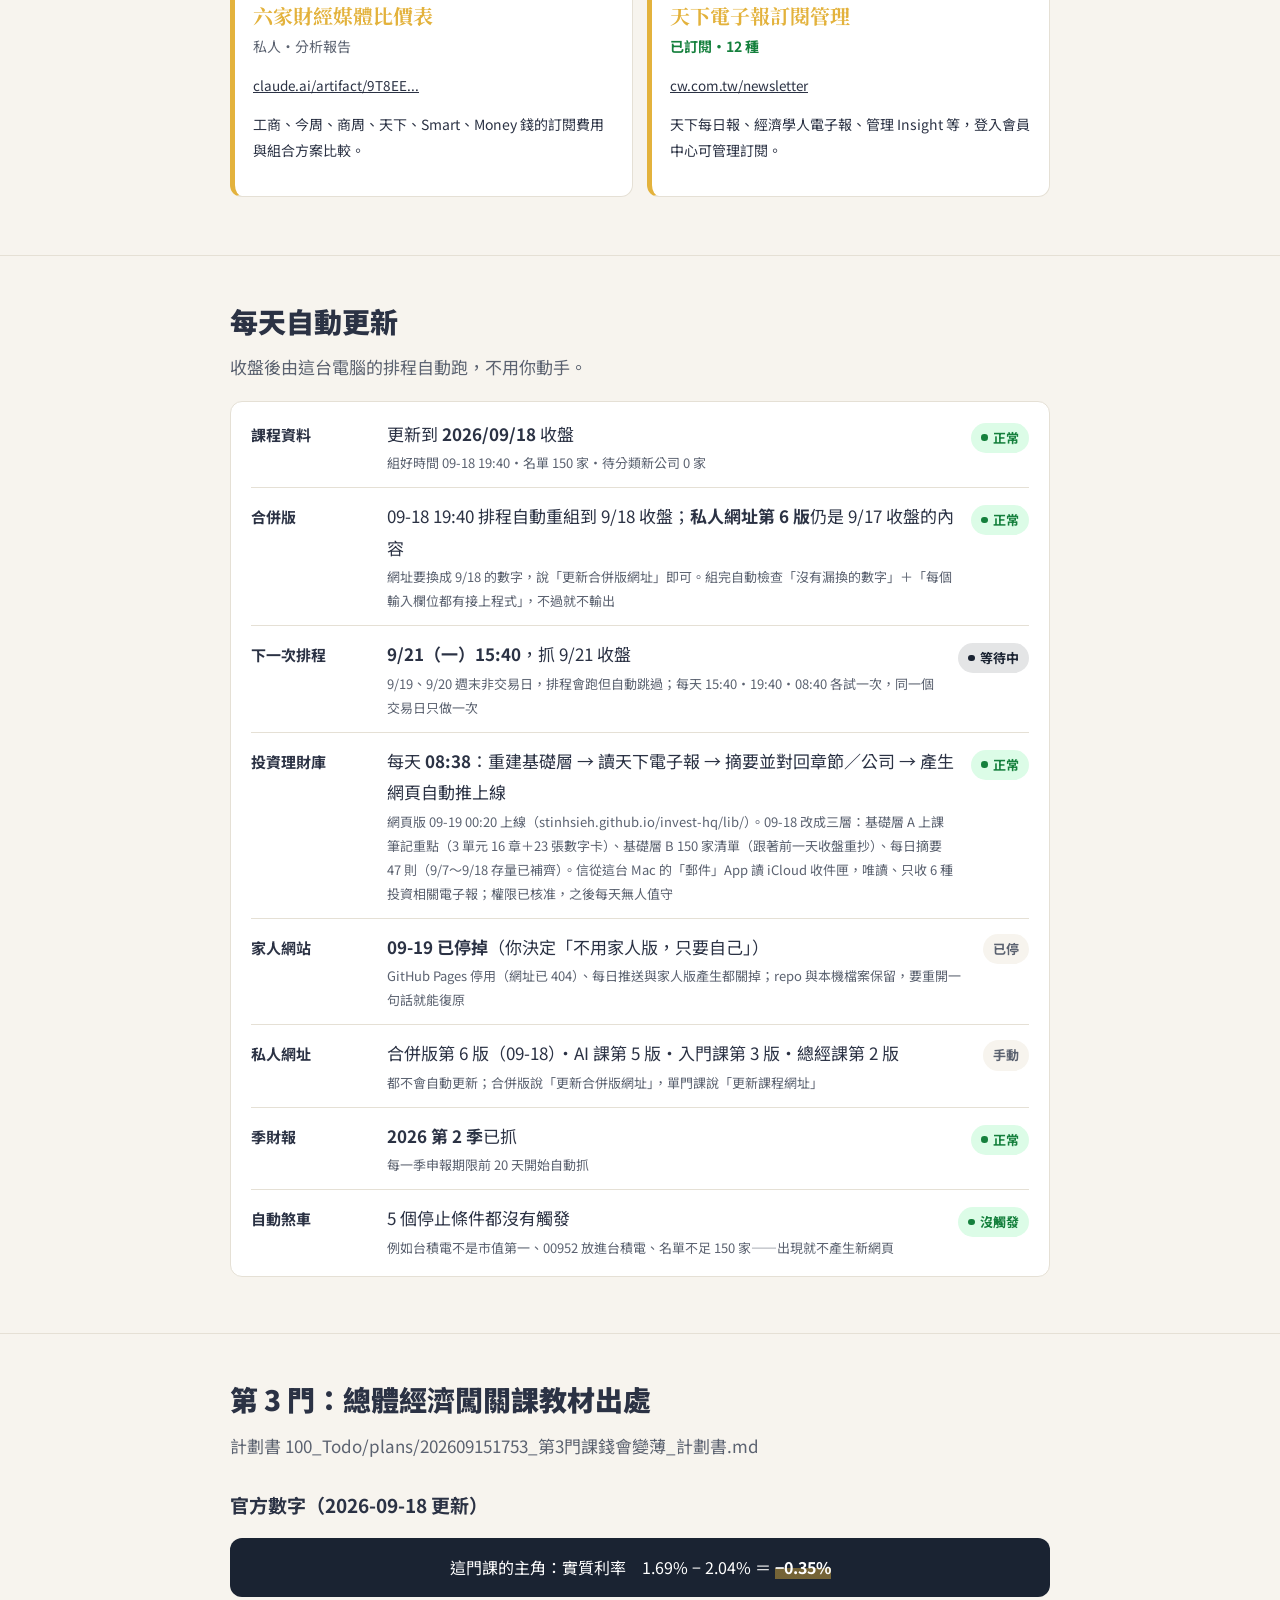
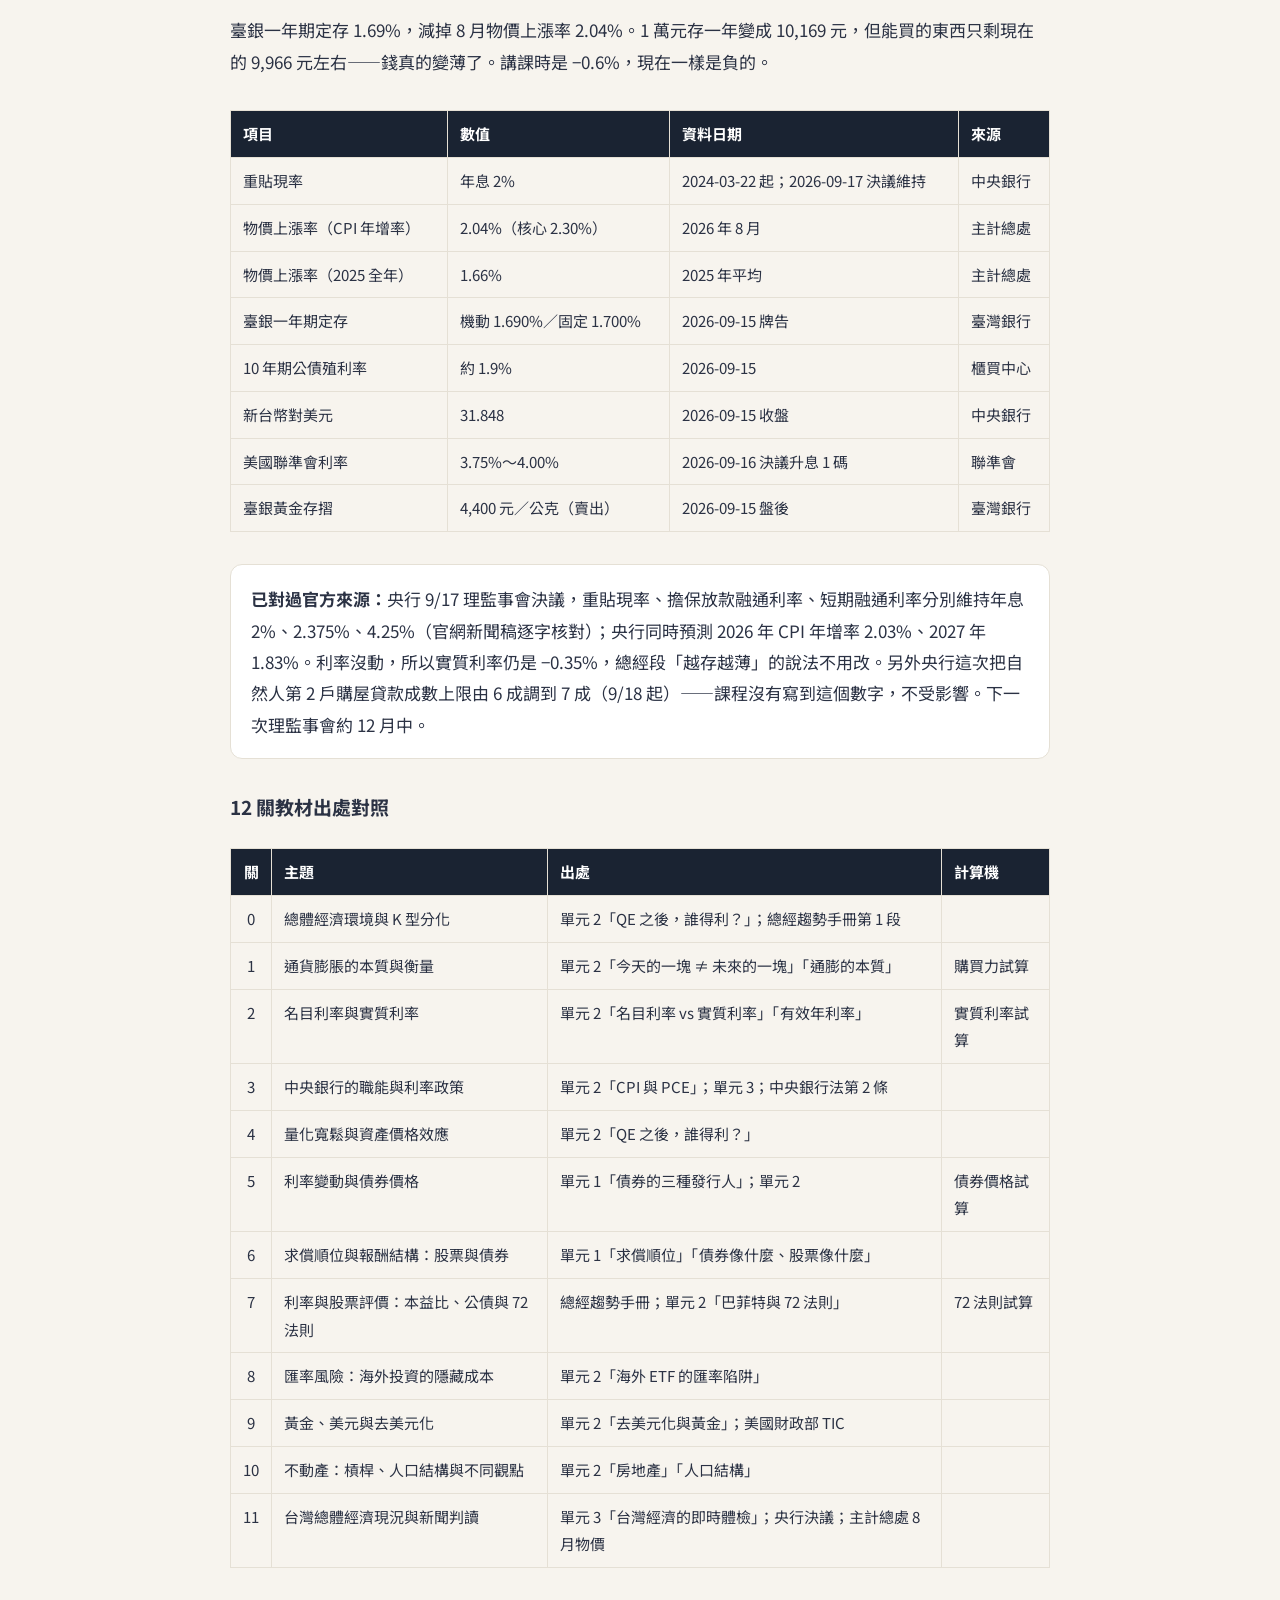
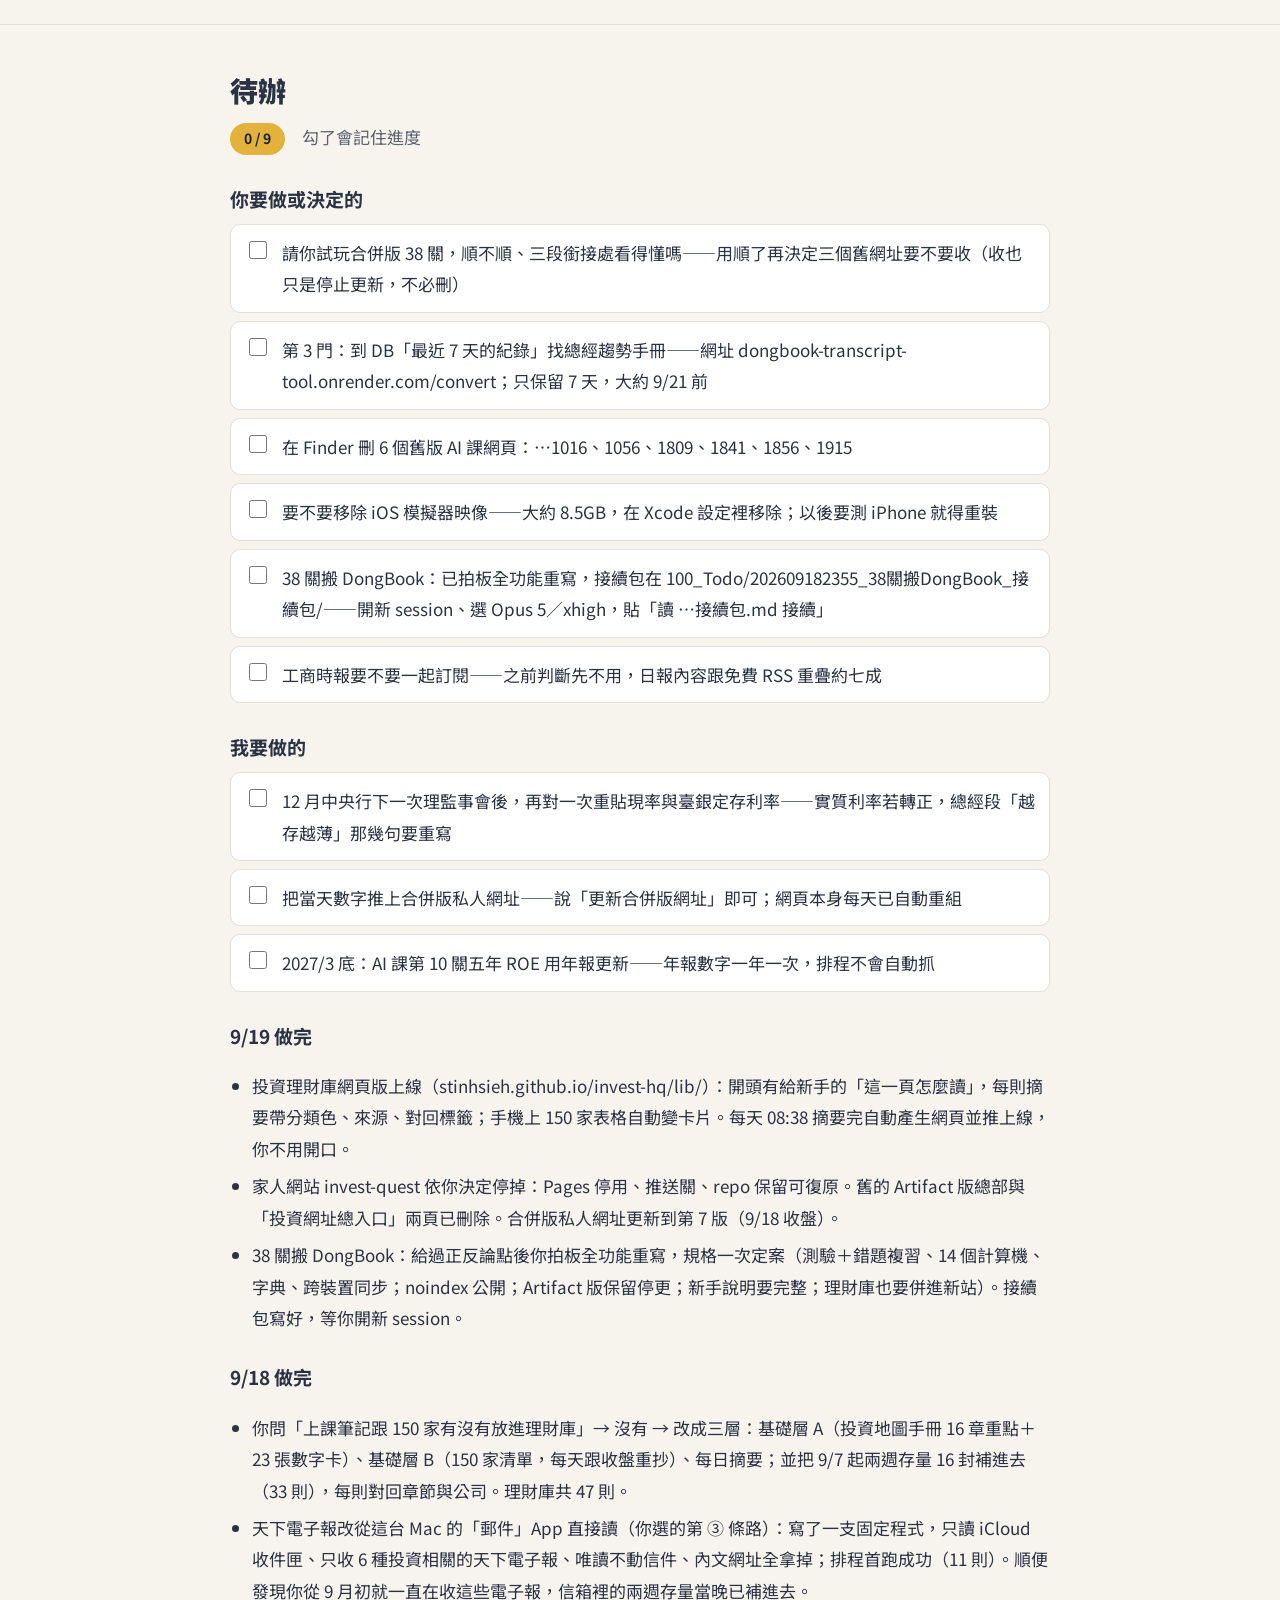
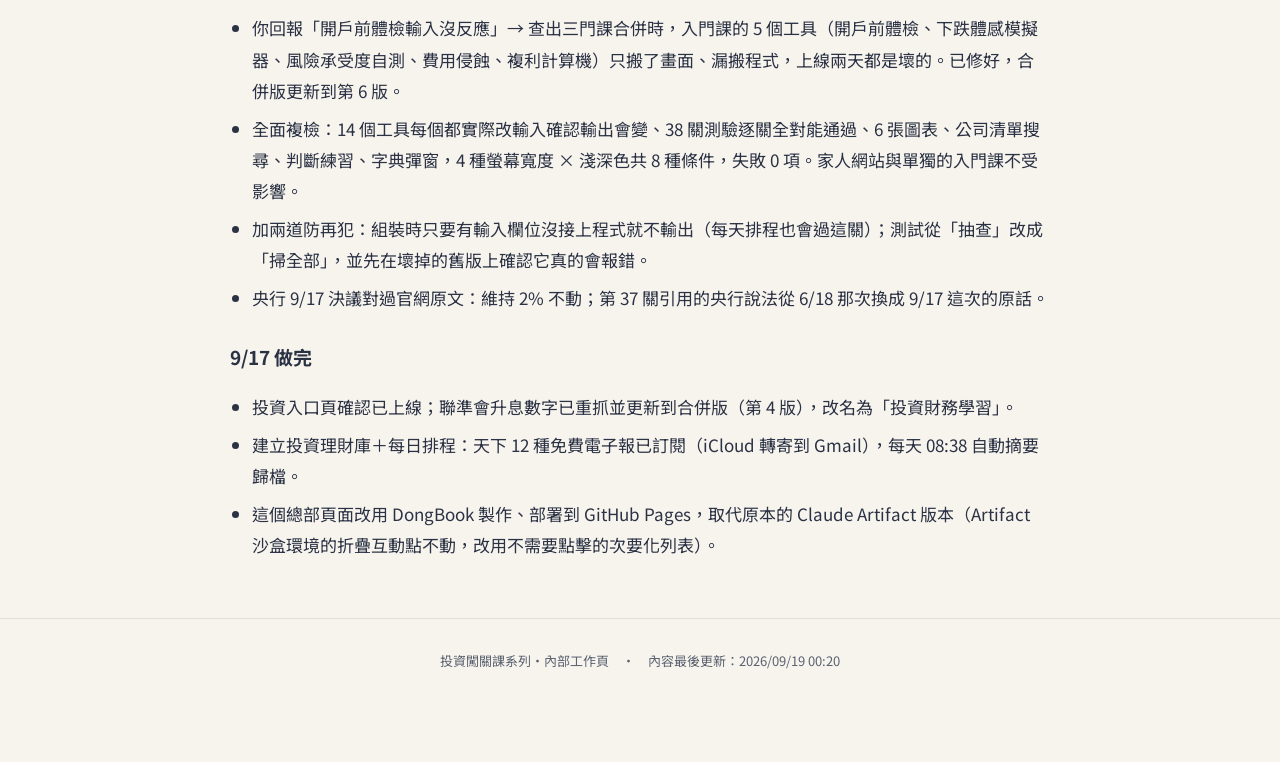
<file: 202609190949/index.html>
<!doctype html>
<html lang="zh-Hant">
<head>
<meta charset="utf-8">
<meta name="viewport" content="width=device-width, initial-scale=1">
<meta name="robots" content="noindex, nofollow">
<title>投資闖關課總部</title>
<meta name="description" content="投資闖關課系列的狀態總覽：合併版進度、每日自動更新、財經電子報訂閱、待辦事項。">
<link rel="preconnect" href="https://fonts.googleapis.com">
<link rel="preconnect" href="https://fonts.gstatic.com" crossorigin>
<link href="https://fonts.googleapis.com/css2?family=Noto+Sans+TC:wght@400;500;700;900&family=Noto+Serif+TC:wght@700;900&display=swap" rel="stylesheet">
<link rel="stylesheet" href="assets/style.css">
<style>
  /* 這一頁是狀態儀表板，不是分章手冊：補幾個本頁專用的小樣式，沿用共用色票 */
  .srow{display:grid;grid-template-columns:1fr;gap:3px;padding:12px 0;border-top:1px solid var(--line)}
  .srow:first-child{border-top:0}
  @media(min-width:700px){.srow{grid-template-columns:7.5rem 1fr auto;gap:4px 16px;align-items:baseline}}
  .srow .k{font-weight:700;font-size:15px}
  .srow .v small{display:block;color:var(--muted);font-size:13px;margin-top:2px}
  .pill{display:inline-flex;align-items:center;gap:.4em;font-size:13px;font-weight:700;padding:3px 10px;border-radius:999px;white-space:nowrap;justify-self:start}
  .pill::before{content:"";width:.5em;height:.5em;border-radius:50%;background:currentColor}
  .pill.ok{color:#15803d;background:#dcfce7}
  .pill.warn{color:#9a5b06;background:#fef3c7}
  .pill.wait{color:var(--hero-bg);background:color-mix(in srgb,var(--hero-bg) 12%,var(--card))}
  .pill.plain{color:var(--muted);background:var(--bg)}
  .pill.plain::before{display:none}
  .arow{display:grid;grid-template-columns:3.4rem 1fr auto;align-items:baseline;gap:8px 12px;padding:9px 0;border-top:1px solid var(--line)}
  .arow:first-child{border-top:0}
  .arow .an{font-size:12px;font-weight:800;color:var(--muted);letter-spacing:.04em}
  .arow .at{font-size:14.5px;color:var(--ink)}
  .arow .at small{display:block;font-size:12.5px;color:var(--muted);margin-top:1px}
  .arow .au{font-size:13.5px;font-weight:700;color:var(--hero-bg);white-space:nowrap;text-decoration:none}
  .arow .au:hover{text-decoration:underline}
  @media(max-width:520px){.arow{grid-template-columns:1fr auto;grid-template-areas:"n u" "t t"}.arow .an{grid-area:n}.arow .au{grid-area:u}.arow .at{grid-area:t}}
  .hero.pagehero{padding:38px 0 30px}
  .hero.pagehero h1{font-size:clamp(26px,5vw,38px)}
  .snap{font-size:13px;opacity:.85;margin-top:10px}
  /* 出處表第一欄是關卡號：共用樣式的 overflow-wrap:anywhere 會把 10、11 拆成一字一行 */
  .src-tbl td:first-child,.src-tbl th:first-child{white-space:nowrap;text-align:center}
</style>
</head>
<body data-todo-prefix="invest-hq-todo-">

<header class="hero pagehero">
  <span class="wm">總</span>
  <div class="wrap">
    <span class="tag">私人頁面・只有知道網址的人看得到</span>
    <h1>投資闖關課總部</h1>
    <p class="sub">三門課已經合併成一頁 38 關的「投資財務學習」，一個網址、一條進度條，每天收盤後自動更新；課程資料到 9/18（五）收盤。聯準會 9/16 升息到 3.75%～4.00%、台灣央行 9/17 決議維持 2% 不動，兩邊都已對過官方來源、帶進課程。</p>
    <p class="snap">快照時間 2026-09-19 00:20</p>
  </div>
</header>

<section id="main">
  <div class="wrap">

    <h2>主要入口</h2>
    <p class="lead">從 9/16 起用合併版就好；三門分開的舊網址收在下面，僅供備查。</p>

    <div class="box big">
      <div style="display:flex;align-items:center;gap:10px;flex-wrap:wrap;margin-bottom:6px">
        <span class="badge">合併版・主要入口</span>
        <span style="color:#15803d;font-size:13px;font-weight:700">● 上線中・每天更新</span>
      </div>
      <h3 style="margin-top:2px">投資財務學習</h3>
      <p style="color:var(--muted);font-size:14px;margin:2px 0 10px">38 關・約 250 分鐘・私人網址第 6 版（09-18 發布，內容到 9/17 收盤）</p>
      <p>第 0～11 關先顧好自己的錢 → 第 12～25 關看懂公司 → 第 26～37 關看懂大環境。一條進度條、一本 125 詞的字典、錯題複習跨三段。</p>
      <div class="cta" style="margin-top:14px">
        <a class="btn btn-fill" href="https://claude.ai/artifact/R5hioDsKVNgETPftsJHDvV" target="_blank" rel="noopener">開私人網址 →</a>
      </div>
      <p style="font-size:13px;color:var(--muted);margin-top:12px">私人網址只有你看得到；網頁本身每天收盤後自動重組，但網址上的版本要在對話裡說「更新合併版網址」才會換。</p>
    </div>

    <div class="abc">
      <div class="c">
        <b>投資理財庫（網頁版）</b>
        <p style="font-size:14px;color:#15803d;font-weight:700;margin:4px 0">每天 08:38 自動更新</p>
        <p style="font-size:13.5px"><a href="https://stinhsieh.github.io/invest-hq/lib/" target="_blank" rel="noopener">stinhsieh.github.io/invest-hq/lib/</a></p>
        <p style="font-size:14px">天下電子報每日重點，每則對回上課章節與 150 家；開頭有「這一頁怎麼讀」。手機直接開。</p>
      </div>
      <div class="c">
        <b>投資地圖手冊</b>
        <p style="font-size:14px;color:var(--muted);margin:4px 0">公開・不被搜尋收錄</p>
        <p style="font-size:13.5px"><a href="https://stinhsieh.github.io/investmap/" target="_blank" rel="noopener">stinhsieh.github.io/investmap/</a></p>
        <p style="font-size:14px">三門課的教材來源：教授課程整理成的三單元手冊。</p>
      </div>
    </div>

    <div class="box" style="margin-top:6px">
      <p style="font-size:13px;font-weight:700;color:var(--muted);margin:0 0 6px">舊版本（已併入合併版，僅供備查）・3 個</p>
      <div class="arow">
        <span class="an">第 1 門</span>
        <span class="at">投資入門闖關課<small>12 關・私人網址第 3 版</small></span>
        <a class="au" href="https://claude.ai/artifact/FuH8c8zLMKaxhnwhoqgCEv" target="_blank" rel="noopener">開網址</a>
      </div>
      <div class="arow">
        <span class="an">第 2 門</span>
        <span class="at">台灣 AI 供應鏈闖關課<small>14 關・私人網址第 5 版・每天更新</small></span>
        <a class="au" href="https://claude.ai/artifact/REQgS7DTgXQ9YwXvuSJ9bq" target="_blank" rel="noopener">開網址</a>
      </div>
      <div class="arow">
        <span class="an">第 3 門</span>
        <span class="at">總體經濟闖關課<small>12 關・私人網址第 2 版・已併入合併版第 26～37 關</small></span>
        <a class="au" href="https://claude.ai/artifact/QC78cYbFp8rtuRPmBhNSoE" target="_blank" rel="noopener">開網址</a>
      </div>
    </div>

  </div>
</section>

<section>
  <div class="wrap">
    <h2>財經電子報／訂閱資源</h2>
    <p class="lead">天下電子報從 9 月初就一直在收，每天早上自動摘要進投資理財庫（上面那張卡就是網頁版），每則對回上課章節與 150 家名單；9/7 起的存量已補齊。付費全閱讀已訂閱但鎖在登入牆後，我進不去。</p>

    <div class="abc">
      <div class="c">
        <b>六家財經媒體比價表</b>
        <p style="font-size:14px;color:var(--muted);margin:4px 0">私人・分析報告</p>
        <p style="font-size:13.5px"><a href="https://claude.ai/artifact/9T8EEGuk47riiahEYBkfuL" target="_blank" rel="noopener">claude.ai/artifact/9T8EE...</a></p>
        <p style="font-size:14px">工商、今周、商周、天下、Smart、Money 錢的訂閱費用與組合方案比較。</p>
      </div>
      <div class="c">
        <b>天下電子報訂閱管理</b>
        <p style="font-size:14px;color:#15803d;font-weight:700;margin:4px 0">已訂閱・12 種</p>
        <p style="font-size:13.5px"><a href="https://www.cw.com.tw/newsletter" target="_blank" rel="noopener">cw.com.tw/newsletter</a></p>
        <p style="font-size:14px">天下每日報、經濟學人電子報、管理 Insight 等，登入會員中心可管理訂閱。</p>
      </div>
    </div>
  </div>
</section>

<section>
  <div class="wrap">
    <h2>每天自動更新</h2>
    <p class="lead">收盤後由這台電腦的排程自動跑，不用你動手。</p>
    <div class="box" style="padding:4px 20px">
      <div class="srow">
        <span class="k">課程資料</span>
        <span class="v">更新到 <b>2026/09/18</b> 收盤<small>組好時間 09-18 19:40・名單 150 家・待分類新公司 0 家</small></span>
        <span class="pill ok">正常</span>
      </div>
      <div class="srow">
        <span class="k">合併版</span>
        <span class="v">09-18 19:40 排程自動重組到 9/18 收盤；<b>私人網址第 6 版</b>仍是 9/17 收盤的內容<small>網址要換成 9/18 的數字，說「更新合併版網址」即可。組完自動檢查「沒有漏換的數字」＋「每個輸入欄位都有接上程式」，不過就不輸出</small></span>
        <span class="pill ok">正常</span>
      </div>
      <div class="srow">
        <span class="k">下一次排程</span>
        <span class="v"><b>9/21（一）15:40</b>，抓 9/21 收盤<small>9/19、9/20 週末非交易日，排程會跑但自動跳過；每天 15:40・19:40・08:40 各試一次，同一個交易日只做一次</small></span>
        <span class="pill wait">等待中</span>
      </div>
      <div class="srow">
        <span class="k">投資理財庫</span>
        <span class="v">每天 <b>08:38</b>：重建基礎層 → 讀天下電子報 → 摘要並對回章節／公司 → 產生網頁自動推上線<small>網頁版 09-19 00:20 上線（stinhsieh.github.io/invest-hq/lib/）。09-18 改成三層：基礎層 A 上課筆記重點（3 單元 16 章＋23 張數字卡）、基礎層 B 150 家清單（跟著前一天收盤重抄）、每日摘要 47 則（9/7～9/18 存量已補齊）。信從這台 Mac 的「郵件」App 讀 iCloud 收件匣，唯讀、只收 6 種投資相關電子報；權限已核准，之後每天無人值守</small></span>
        <span class="pill ok">正常</span>
      </div>
      <div class="srow">
        <span class="k">家人網站</span>
        <span class="v"><b>09-19 已停掉</b>（你決定「不用家人版，只要自己」）<small>GitHub Pages 停用（網址已 404）、每日推送與家人版產生都關掉；repo 與本機檔案保留，要重開一句話就能復原</small></span>
        <span class="pill plain">已停</span>
      </div>
      <div class="srow">
        <span class="k">私人網址</span>
        <span class="v">合併版第 6 版（09-18）・AI 課第 5 版・入門課第 3 版・總經課第 2 版<small>都不會自動更新；合併版說「更新合併版網址」，單門課說「更新課程網址」</small></span>
        <span class="pill plain">手動</span>
      </div>
      <div class="srow">
        <span class="k">季財報</span>
        <span class="v"><b>2026 第 2 季</b>已抓<small>每一季申報期限前 20 天開始自動抓</small></span>
        <span class="pill ok">正常</span>
      </div>
      <div class="srow">
        <span class="k">自動煞車</span>
        <span class="v">5 個停止條件都沒有觸發<small>例如台積電不是市值第一、00952 放進台積電、名單不足 150 家——出現就不產生新網頁</small></span>
        <span class="pill ok">沒觸發</span>
      </div>
    </div>
  </div>
</section>

<section>
  <div class="wrap">
    <h2>第 3 門：總體經濟闖關課教材出處</h2>
    <p class="lead">計劃書 100_Todo/plans/202609151753_第3門課錢會變薄_計劃書.md</p>

    <h3>官方數字（2026-09-18 更新）</h3>
    <div class="formula">
      這門課的主角：實質利率　1.69% − 2.04% ＝ <span class="hl">−0.35%</span>
    </div>
    <p>臺銀一年期定存 1.69%，減掉 8 月物價上漲率 2.04%。1 萬元存一年變成 10,169 元，但能買的東西只剩現在的 9,966 元左右——錢真的變薄了。講課時是 −0.6%，現在一樣是負的。</p>

    <div class="tablewrap">
      <table>
        <tr class="thr"><th>項目</th><th>數值</th><th>資料日期</th><th>來源</th></tr>
        <tr><td data-label="項目">重貼現率</td><td data-label="數值">年息 2%</td><td data-label="資料日期">2024-03-22 起；2026-09-17 決議維持</td><td data-label="來源">中央銀行</td></tr>
        <tr><td data-label="項目">物價上漲率（CPI 年增率）</td><td data-label="數值">2.04%（核心 2.30%）</td><td data-label="資料日期">2026 年 8 月</td><td data-label="來源">主計總處</td></tr>
        <tr><td data-label="項目">物價上漲率（2025 全年）</td><td data-label="數值">1.66%</td><td data-label="資料日期">2025 年平均</td><td data-label="來源">主計總處</td></tr>
        <tr><td data-label="項目">臺銀一年期定存</td><td data-label="數值">機動 1.690%／固定 1.700%</td><td data-label="資料日期">2026-09-15 牌告</td><td data-label="來源">臺灣銀行</td></tr>
        <tr><td data-label="項目">10 年期公債殖利率</td><td data-label="數值">約 1.9%</td><td data-label="資料日期">2026-09-15</td><td data-label="來源">櫃買中心</td></tr>
        <tr><td data-label="項目">新台幣對美元</td><td data-label="數值">31.848</td><td data-label="資料日期">2026-09-15 收盤</td><td data-label="來源">中央銀行</td></tr>
        <tr><td data-label="項目">美國聯準會利率</td><td data-label="數值">3.75%～4.00%</td><td data-label="資料日期">2026-09-16 決議升息 1 碼</td><td data-label="來源">聯準會</td></tr>
        <tr><td data-label="項目">臺銀黃金存摺</td><td data-label="數值">4,400 元／公克（賣出）</td><td data-label="資料日期">2026-09-15 盤後</td><td data-label="來源">臺灣銀行</td></tr>
      </table>
    </div>
    <div class="box">
      <b>已對過官方來源：</b>央行 9/17 理監事會決議，重貼現率、擔保放款融通利率、短期融通利率分別維持年息 2%、2.375%、4.25%（官網新聞稿逐字核對）；央行同時預測 2026 年 CPI 年增率 2.03%、2027 年 1.83%。利率沒動，所以實質利率仍是 −0.35%，總經段「越存越薄」的說法不用改。另外央行這次把自然人第 2 戶購屋貸款成數上限由 6 成調到 7 成（9/18 起）——課程沒有寫到這個數字，不受影響。下一次理監事會約 12 月中。
    </div>

    <h3 style="margin-top:30px">12 關教材出處對照</h3>
    <div class="tablewrap">
      <table class="src-tbl">
        <tr class="thr"><th>關</th><th>主題</th><th>出處</th><th>計算機</th></tr>
        <tr><td data-label="關">0</td><td data-label="主題">總體經濟環境與 K 型分化</td><td data-label="出處">單元 2「QE 之後，誰得利？」；總經趨勢手冊第 1 段</td><td data-label="計算機"></td></tr>
        <tr><td data-label="關">1</td><td data-label="主題">通貨膨脹的本質與衡量</td><td data-label="出處">單元 2「今天的一塊 ≠ 未來的一塊」「通膨的本質」</td><td data-label="計算機">購買力試算</td></tr>
        <tr><td data-label="關">2</td><td data-label="主題">名目利率與實質利率</td><td data-label="出處">單元 2「名目利率 vs 實質利率」「有效年利率」</td><td data-label="計算機">實質利率試算</td></tr>
        <tr><td data-label="關">3</td><td data-label="主題">中央銀行的職能與利率政策</td><td data-label="出處">單元 2「CPI 與 PCE」；單元 3；中央銀行法第 2 條</td><td data-label="計算機"></td></tr>
        <tr><td data-label="關">4</td><td data-label="主題">量化寬鬆與資產價格效應</td><td data-label="出處">單元 2「QE 之後，誰得利？」</td><td data-label="計算機"></td></tr>
        <tr><td data-label="關">5</td><td data-label="主題">利率變動與債券價格</td><td data-label="出處">單元 1「債券的三種發行人」；單元 2</td><td data-label="計算機">債券價格試算</td></tr>
        <tr><td data-label="關">6</td><td data-label="主題">求償順位與報酬結構：股票與債券</td><td data-label="出處">單元 1「求償順位」「債券像什麼、股票像什麼」</td><td data-label="計算機"></td></tr>
        <tr><td data-label="關">7</td><td data-label="主題">利率與股票評價：本益比、公債與 72 法則</td><td data-label="出處">總經趨勢手冊；單元 2「巴菲特與 72 法則」</td><td data-label="計算機">72 法則試算</td></tr>
        <tr><td data-label="關">8</td><td data-label="主題">匯率風險：海外投資的隱藏成本</td><td data-label="出處">單元 2「海外 ETF 的匯率陷阱」</td><td data-label="計算機"></td></tr>
        <tr><td data-label="關">9</td><td data-label="主題">黃金、美元與去美元化</td><td data-label="出處">單元 2「去美元化與黃金」；美國財政部 TIC</td><td data-label="計算機"></td></tr>
        <tr><td data-label="關">10</td><td data-label="主題">不動產：槓桿、人口結構與不同觀點</td><td data-label="出處">單元 2「房地產」「人口結構」</td><td data-label="計算機"></td></tr>
        <tr><td data-label="關">11</td><td data-label="主題">台灣總體經濟現況與新聞判讀</td><td data-label="出處">單元 3「台灣經濟的即時體檢」；央行決議；主計總處 8 月物價</td><td data-label="計算機"></td></tr>
      </table>
    </div>
  </div>
</section>

<section>
  <div class="wrap">
    <h2>待辦</h2>
    <p class="lead"><span class="prog" id="prog">0 / 0</span>　勾了會記住進度</p>

    <h3>你要做或決定的</h3>
    <div class="todo"><input type="checkbox" data-k="try-merged"><span>請你試玩合併版 38 關，順不順、三段銜接處看得懂嗎——用順了再決定三個舊網址要不要收（收也只是停止更新，不必刪）</span></div>
    <div class="todo"><input type="checkbox" data-k="mthin-doc"><span>第 3 門：到 DB「最近 7 天的紀錄」找總經趨勢手冊——網址 dongbook-transcript-tool.onrender.com/convert；只保留 7 天，大約 9/21 前</span></div>
    <div class="todo"><input type="checkbox" data-k="finder-cleanup"><span>在 Finder 刪 6 個舊版 AI 課網頁：…1016、1056、1809、1841、1856、1915</span></div>
    <div class="todo"><input type="checkbox" data-k="ios-sim"><span>要不要移除 iOS 模擬器映像——大約 8.5GB，在 Xcode 設定裡移除；以後要測 iPhone 就得重裝</span></div>
    <div class="todo"><input type="checkbox" data-k="dongbook-38"><span>38 關搬 DongBook：已拍板全功能重寫，接續包在 100_Todo/202609182355_38關搬DongBook_接續包/——開新 session、選 Opus 5／xhigh，貼「讀 …接續包.md 接續」</span></div>
    <div class="todo"><input type="checkbox" data-k="ctee-sub"><span>工商時報要不要一起訂閱——之前判斷先不用，日報內容跟免費 RSS 重疊約七成</span></div>

    <h3 style="margin-top:26px">我要做的</h3>
    <div class="todo"><input type="checkbox" data-k="cbc-dec"><span>12 月中央行下一次理監事會後，再對一次重貼現率與臺銀定存利率——實質利率若轉正，總經段「越存越薄」那幾句要重寫</span></div>
    <div class="todo"><input type="checkbox" data-k="push-merged"><span>把當天數字推上合併版私人網址——說「更新合併版網址」即可；網頁本身每天已自動重組</span></div>
    <div class="todo"><input type="checkbox" data-k="roe-2027"><span>2027/3 底：AI 課第 10 關五年 ROE 用年報更新——年報數字一年一次，排程不會自動抓</span></div>

    <h3 style="margin-top:26px">9/19 做完</h3>
    <ul>
      <li>投資理財庫網頁版上線（stinhsieh.github.io/invest-hq/lib/）：開頭有給新手的「這一頁怎麼讀」，每則摘要帶分類色、來源、對回標籤；手機上 150 家表格自動變卡片。每天 08:38 摘要完自動產生網頁並推上線，你不用開口。</li>
      <li>家人網站 invest-quest 依你決定停掉：Pages 停用、推送關、repo 保留可復原。舊的 Artifact 版總部與「投資網址總入口」兩頁已刪除。合併版私人網址更新到第 7 版（9/18 收盤）。</li>
      <li>38 關搬 DongBook：給過正反論點後你拍板全功能重寫，規格一次定案（測驗＋錯題複習、14 個計算機、字典、跨裝置同步；noindex 公開；Artifact 版保留停更；新手說明要完整；理財庫也要併進新站）。接續包寫好，等你開新 session。</li>
    </ul>

    <h3 style="margin-top:26px">9/18 做完</h3>
    <ul>
      <li>你問「上課筆記跟 150 家有沒有放進理財庫」→ 沒有 → 改成三層：基礎層 A（投資地圖手冊 16 章重點＋23 張數字卡）、基礎層 B（150 家清單，每天跟收盤重抄）、每日摘要；並把 9/7 起兩週存量 16 封補進去（33 則），每則對回章節與公司。理財庫共 47 則。</li>
      <li>天下電子報改從這台 Mac 的「郵件」App 直接讀（你選的第 ③ 條路）：寫了一支固定程式，只讀 iCloud 收件匣、只收 6 種投資相關的天下電子報、唯讀不動信件、內文網址全拿掉；排程首跑成功（11 則）。順便發現你從 9 月初就一直在收這些電子報，信箱裡的兩週存量當晚已補進去。</li>
      <li>你回報「開戶前體檢輸入沒反應」→ 查出三門課合併時，入門課的 5 個工具（開戶前體檢、下跌體感模擬器、風險承受度自測、費用侵蝕、複利計算機）只搬了畫面、漏搬程式，上線兩天都是壞的。已修好，合併版更新到第 6 版。</li>
      <li>全面複檢：14 個工具每個都實際改輸入確認輸出會變、38 關測驗逐關全對能通過、6 張圖表、公司清單搜尋、判斷練習、字典彈窗，4 種螢幕寬度 × 淺深色共 8 種條件，失敗 0 項。家人網站與單獨的入門課不受影響。</li>
      <li>加兩道防再犯：組裝時只要有輸入欄位沒接上程式就不輸出（每天排程也會過這關）；測試從「抽查」改成「掃全部」，並先在壞掉的舊版上確認它真的會報錯。</li>
      <li>央行 9/17 決議對過官網原文：維持 2% 不動；第 37 關引用的央行說法從 6/18 那次換成 9/17 這次的原話。</li>
    </ul>

    <h3 style="margin-top:26px">9/17 做完</h3>
    <ul>
      <li>投資入口頁確認已上線；聯準會升息數字已重抓並更新到合併版（第 4 版），改名為「投資財務學習」。</li>
      <li>建立投資理財庫＋每日排程：天下 12 種免費電子報已訂閱（iCloud 轉寄到 Gmail），每天 08:38 自動摘要歸檔。</li>
      <li>這個總部頁面改用 DongBook 製作、部署到 GitHub Pages，取代原本的 Claude Artifact 版本（Artifact 沙盒環境的折疊互動點不動，改用不需要點擊的次要化列表）。</li>
    </ul>
  </div>
</section>

<footer>投資闖關課系列・內部工作頁　·　內容最後更新：2026/09/19 00:20</footer>

<script src="assets/app.js"></script>
</body>
</html>
</file>
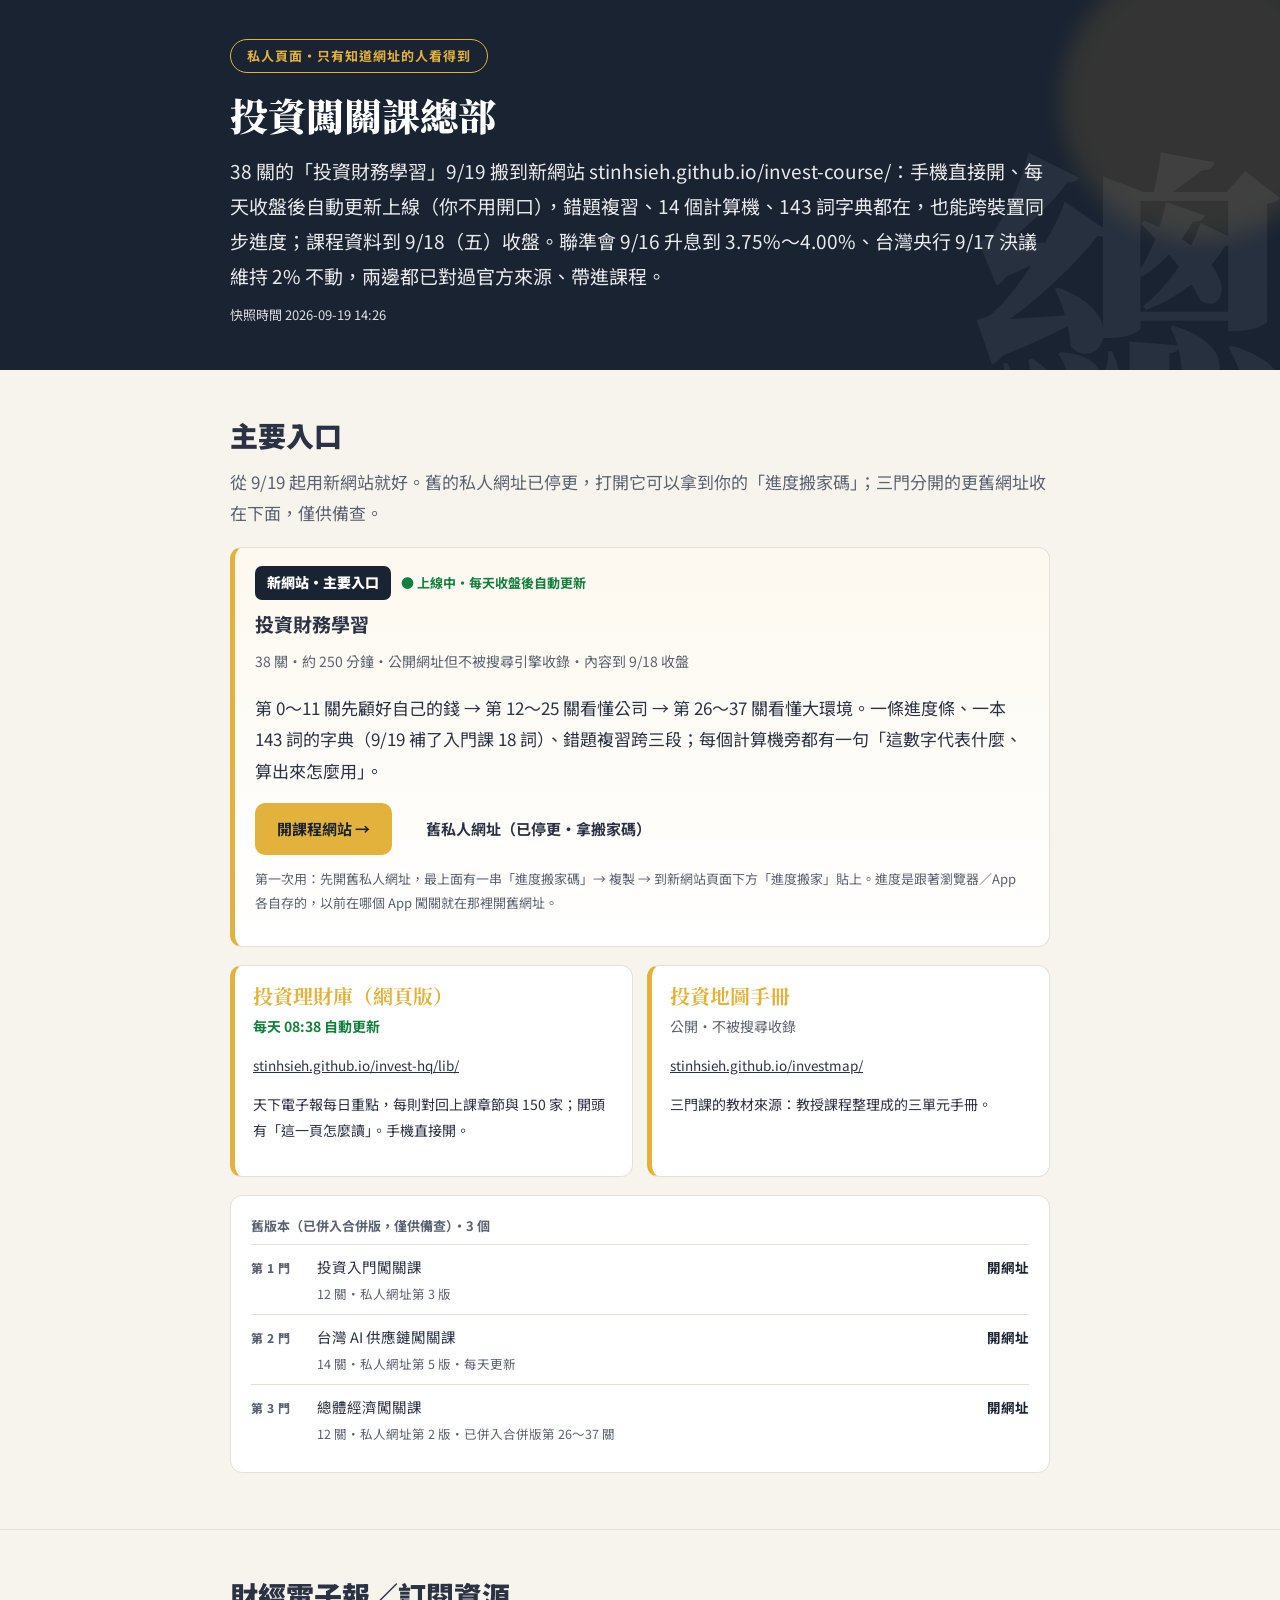
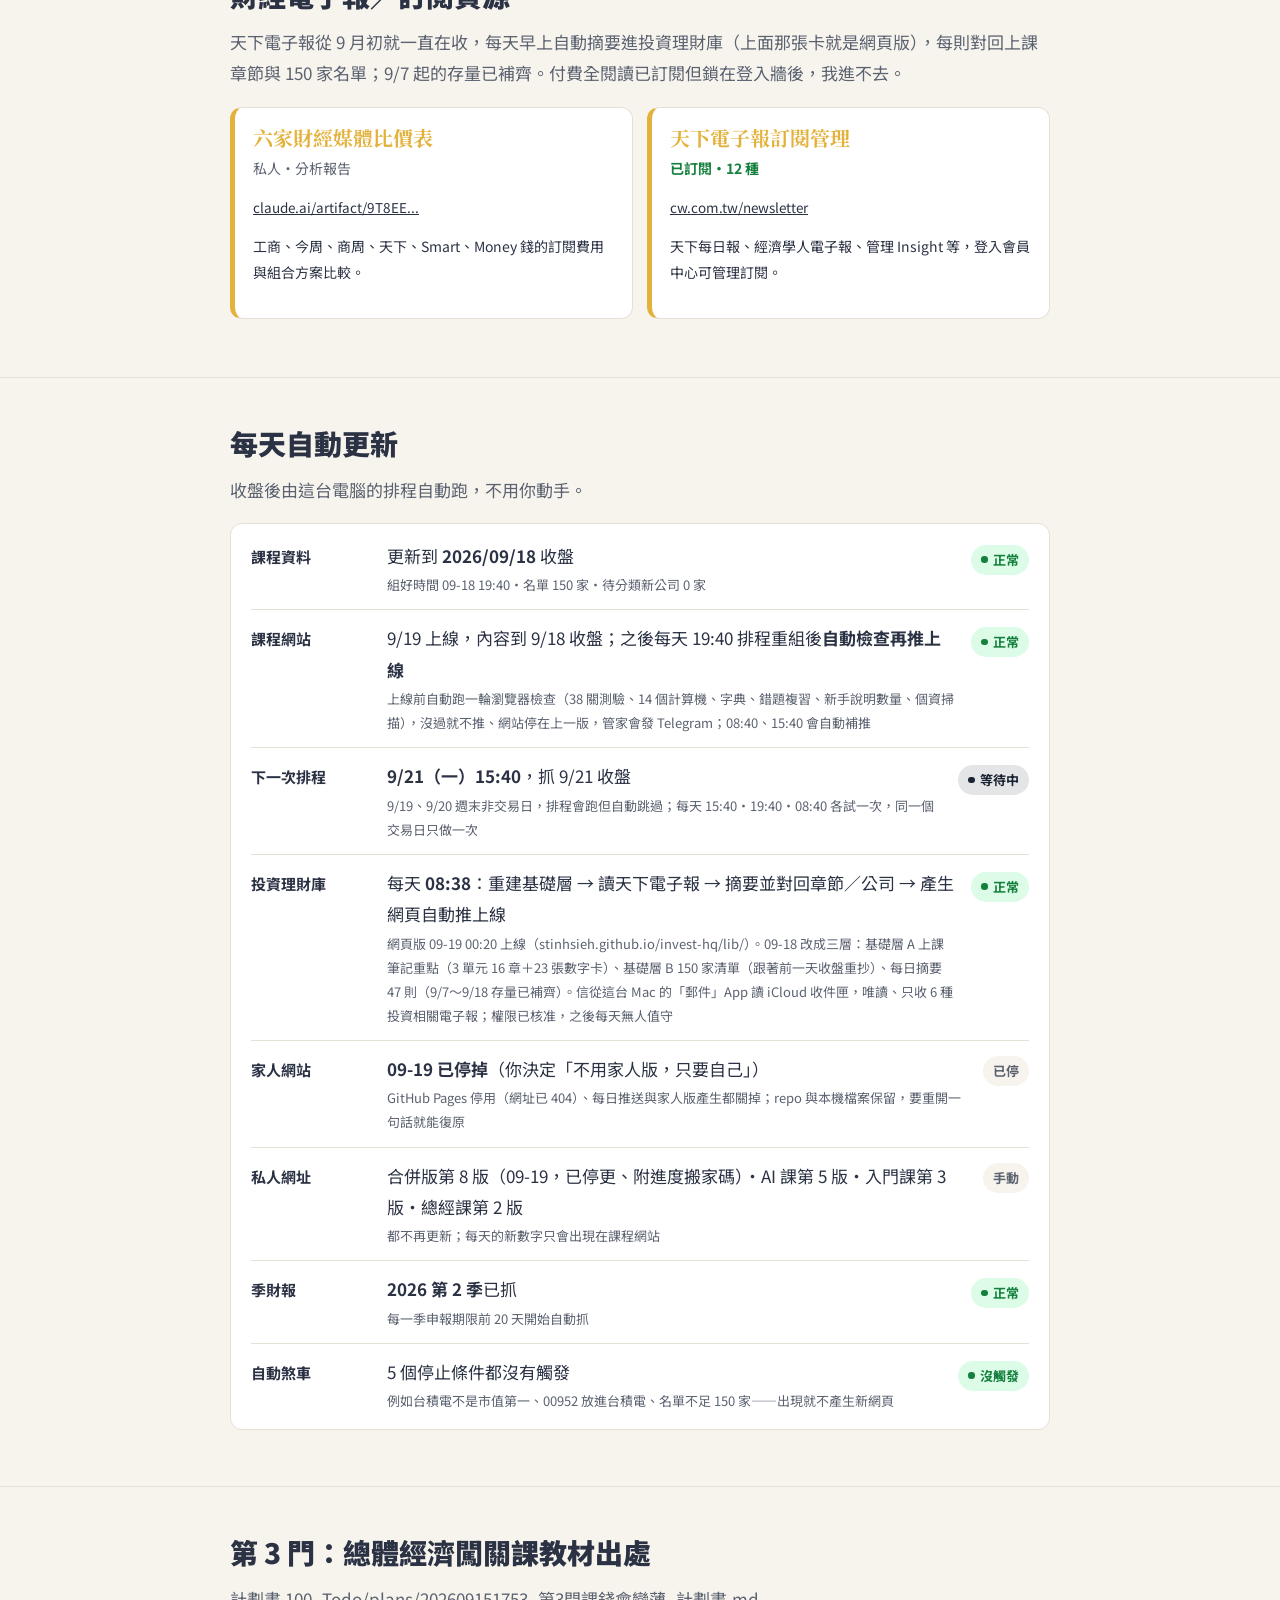
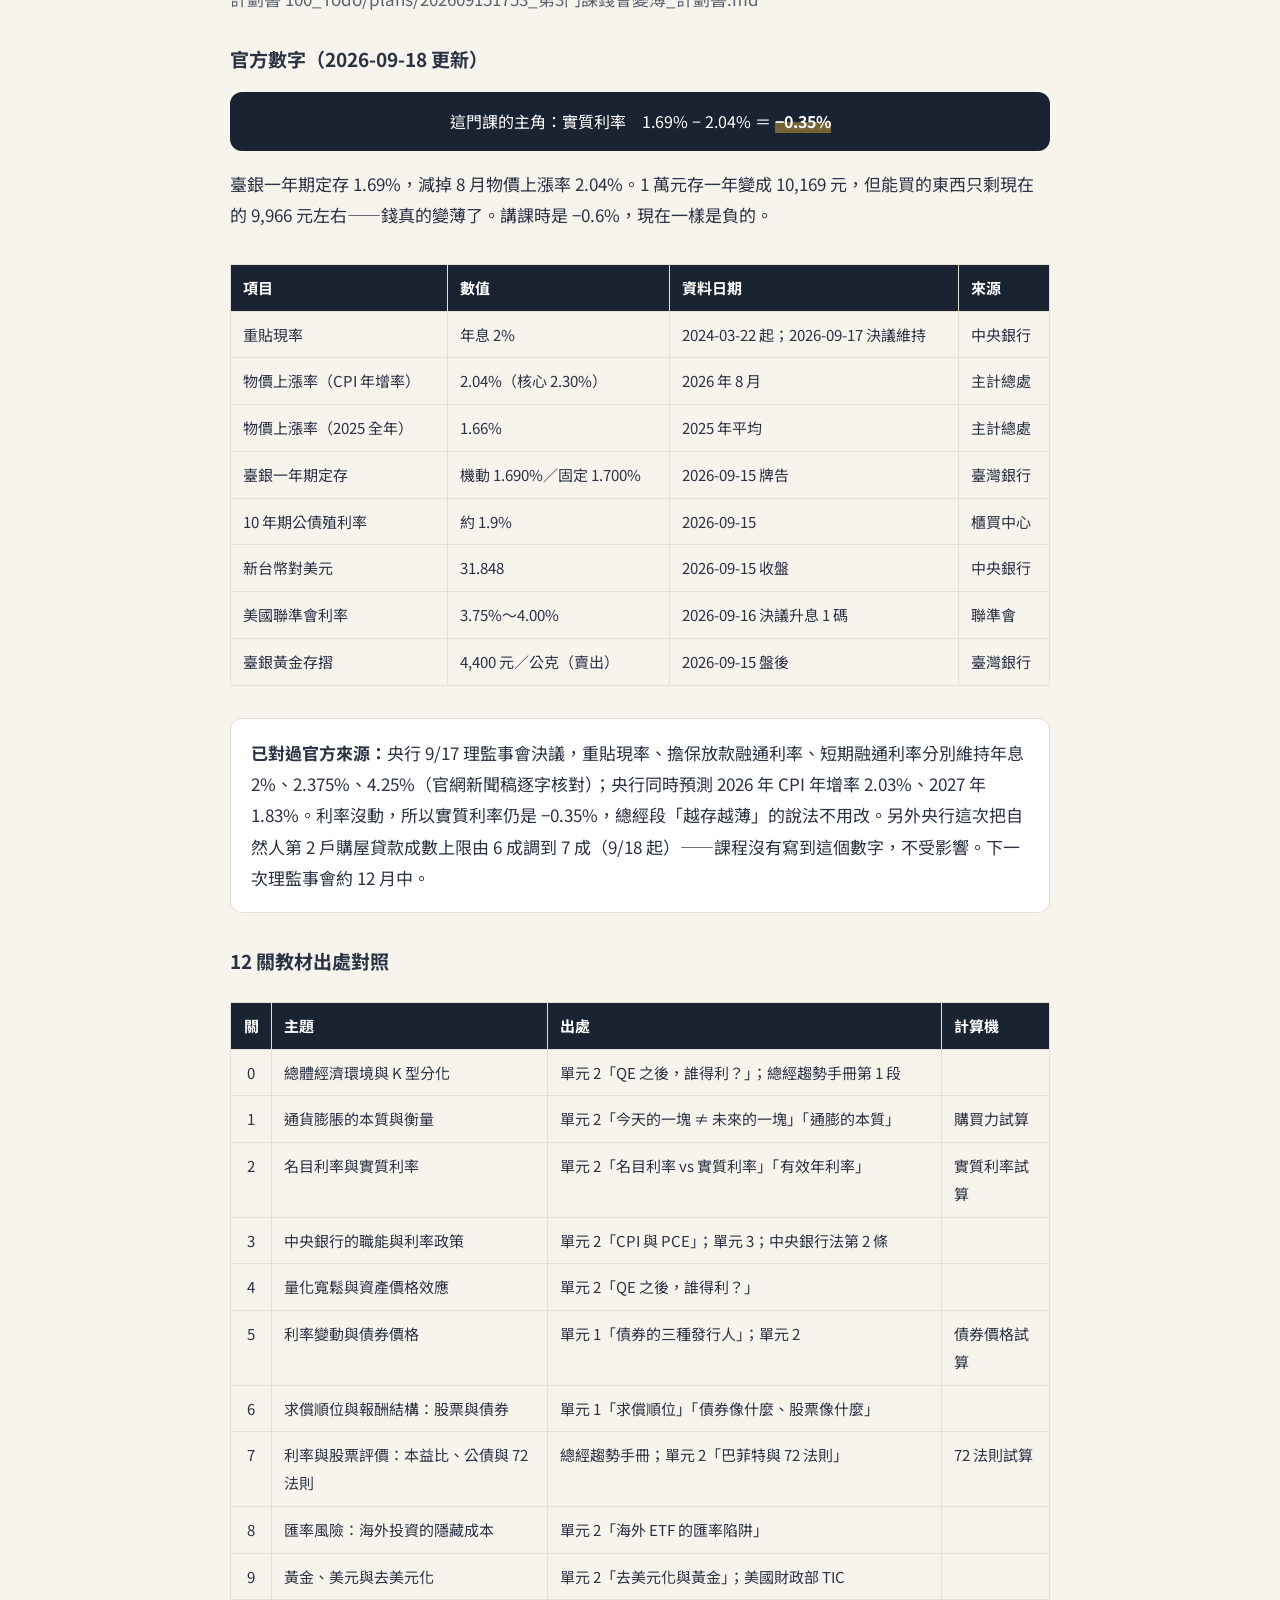
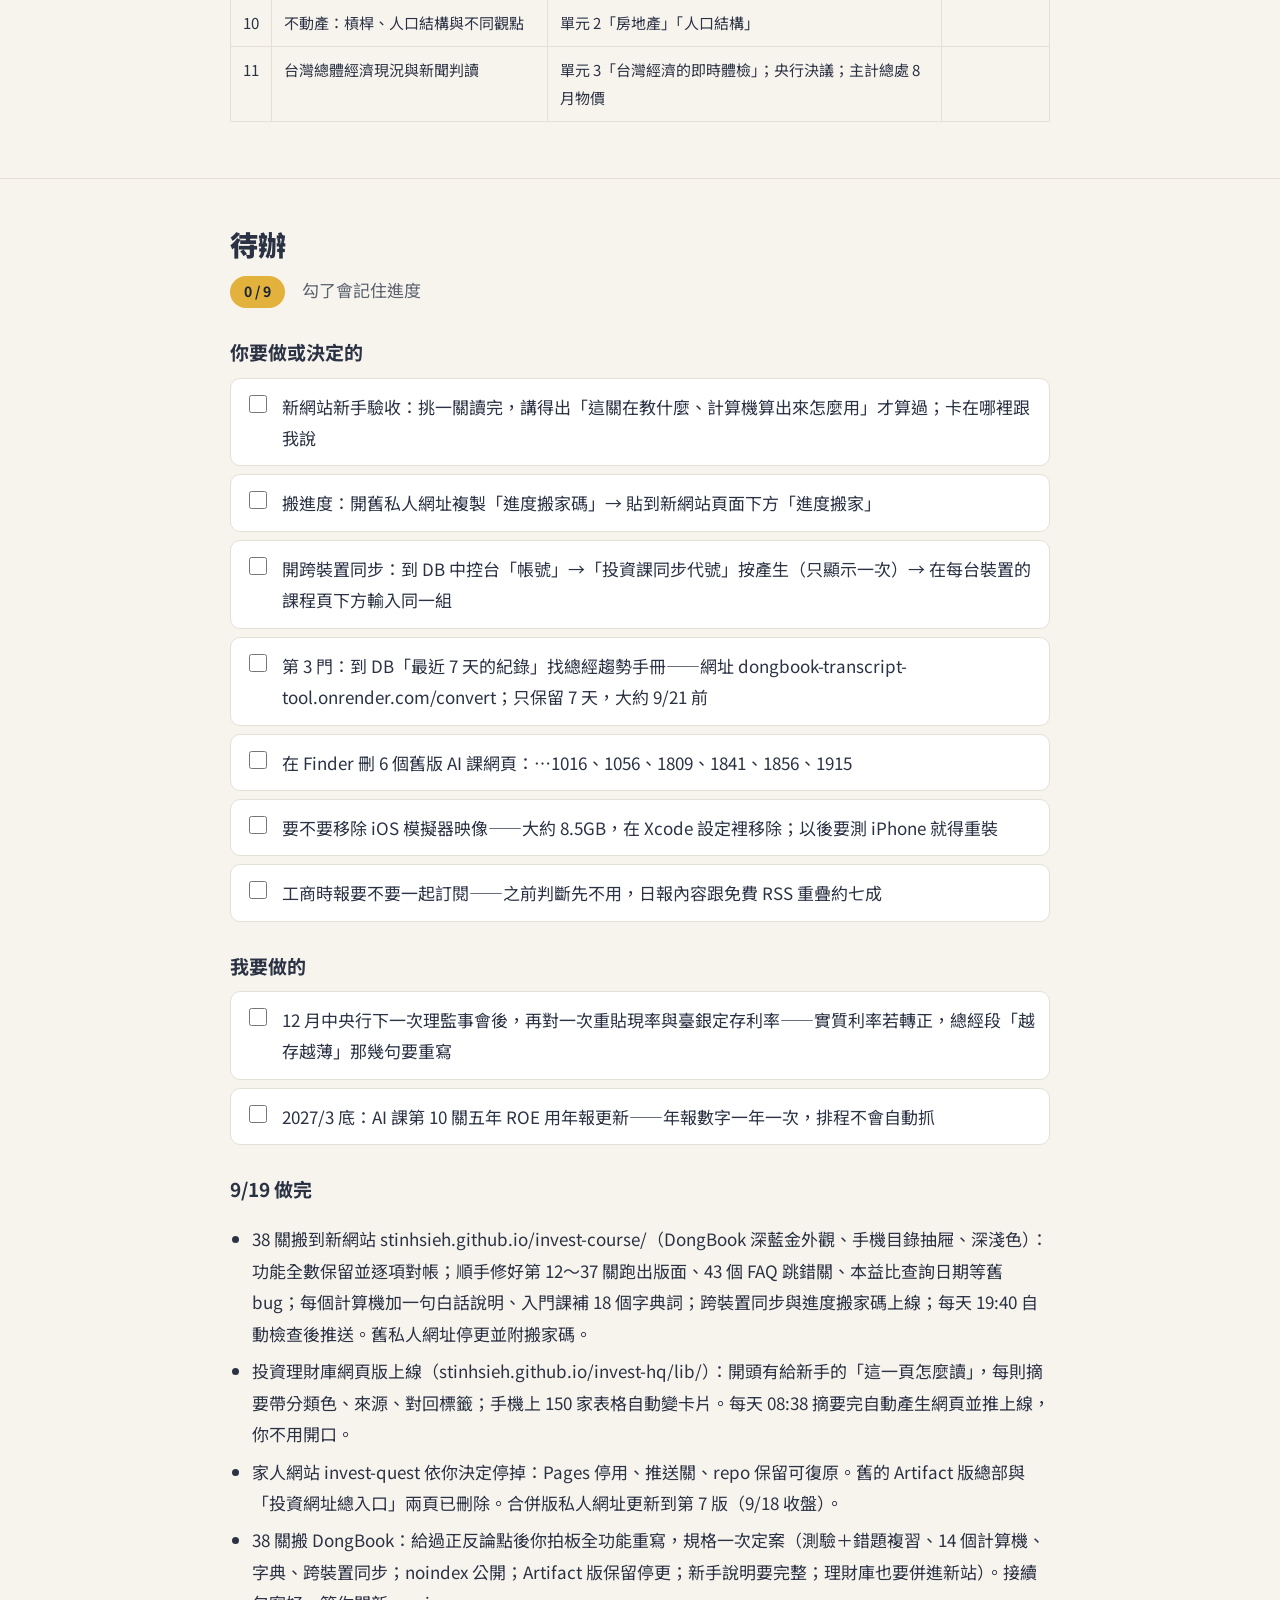
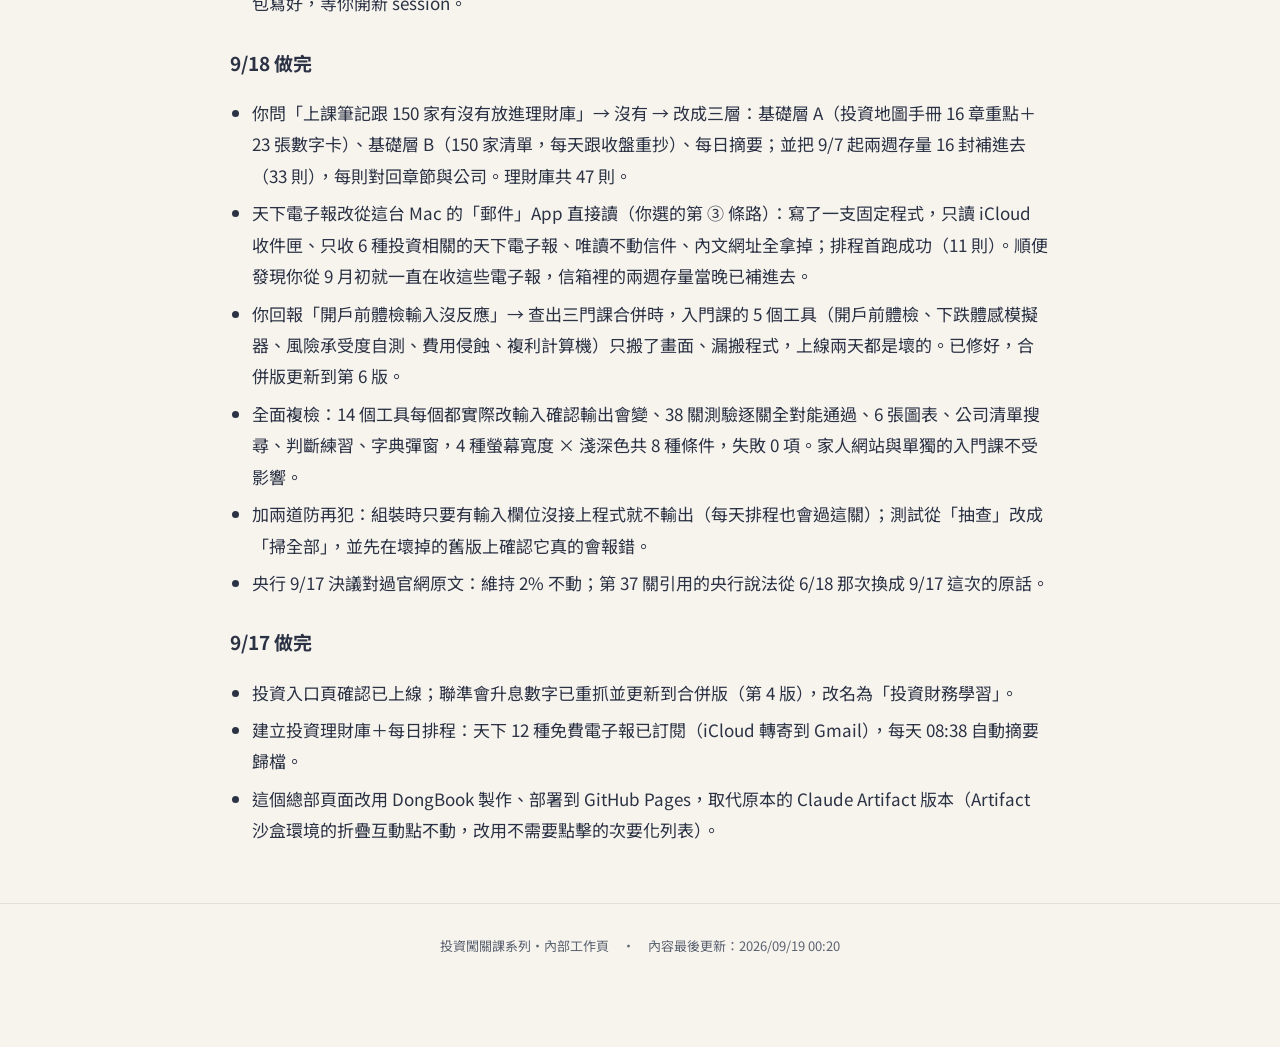
<file: 202609191440/index.html>
<!doctype html>
<html lang="zh-Hant">
<head>
<meta charset="utf-8">
<meta name="viewport" content="width=device-width, initial-scale=1">
<meta name="robots" content="noindex, nofollow">
<title>投資闖關課總部</title>
<meta name="description" content="投資闖關課系列的狀態總覽：合併版進度、每日自動更新、財經電子報訂閱、待辦事項。">
<link rel="preconnect" href="https://fonts.googleapis.com">
<link rel="preconnect" href="https://fonts.gstatic.com" crossorigin>
<link href="https://fonts.googleapis.com/css2?family=Noto+Sans+TC:wght@400;500;700;900&family=Noto+Serif+TC:wght@700;900&display=swap" rel="stylesheet">
<link rel="stylesheet" href="assets/style.css">
<style>
  /* 這一頁是狀態儀表板，不是分章手冊：補幾個本頁專用的小樣式，沿用共用色票 */
  .srow{display:grid;grid-template-columns:1fr;gap:3px;padding:12px 0;border-top:1px solid var(--line)}
  .srow:first-child{border-top:0}
  @media(min-width:700px){.srow{grid-template-columns:7.5rem 1fr auto;gap:4px 16px;align-items:baseline}}
  .srow .k{font-weight:700;font-size:15px}
  .srow .v small{display:block;color:var(--muted);font-size:13px;margin-top:2px}
  .pill{display:inline-flex;align-items:center;gap:.4em;font-size:13px;font-weight:700;padding:3px 10px;border-radius:999px;white-space:nowrap;justify-self:start}
  .pill::before{content:"";width:.5em;height:.5em;border-radius:50%;background:currentColor}
  .pill.ok{color:#15803d;background:#dcfce7}
  .pill.warn{color:#9a5b06;background:#fef3c7}
  .pill.wait{color:var(--hero-bg);background:color-mix(in srgb,var(--hero-bg) 12%,var(--card))}
  .pill.plain{color:var(--muted);background:var(--bg)}
  .pill.plain::before{display:none}
  .arow{display:grid;grid-template-columns:3.4rem 1fr auto;align-items:baseline;gap:8px 12px;padding:9px 0;border-top:1px solid var(--line)}
  .arow:first-child{border-top:0}
  .arow .an{font-size:12px;font-weight:800;color:var(--muted);letter-spacing:.04em}
  .arow .at{font-size:14.5px;color:var(--ink)}
  .arow .at small{display:block;font-size:12.5px;color:var(--muted);margin-top:1px}
  .arow .au{font-size:13.5px;font-weight:700;color:var(--hero-bg);white-space:nowrap;text-decoration:none}
  .arow .au:hover{text-decoration:underline}
  @media(max-width:520px){.arow{grid-template-columns:1fr auto;grid-template-areas:"n u" "t t"}.arow .an{grid-area:n}.arow .au{grid-area:u}.arow .at{grid-area:t}}
  .hero.pagehero{padding:38px 0 30px}
  .hero.pagehero h1{font-size:clamp(26px,5vw,38px)}
  .snap{font-size:13px;opacity:.85;margin-top:10px}
  /* 出處表第一欄是關卡號：共用樣式的 overflow-wrap:anywhere 會把 10、11 拆成一字一行 */
  .src-tbl td:first-child,.src-tbl th:first-child{white-space:nowrap;text-align:center}
</style>
</head>
<body data-todo-prefix="invest-hq-todo-">

<header class="hero pagehero">
  <span class="wm">總</span>
  <div class="wrap">
    <span class="tag">私人頁面・只有知道網址的人看得到</span>
    <h1>投資闖關課總部</h1>
    <p class="sub">38 關的「投資財務學習」9/19 搬到新網站 stinhsieh.github.io/invest-course/：手機直接開、每天收盤後自動更新上線（你不用開口），錯題複習、14 個計算機、143 詞字典都在，也能跨裝置同步進度；課程資料到 9/18（五）收盤。聯準會 9/16 升息到 3.75%～4.00%、台灣央行 9/17 決議維持 2% 不動，兩邊都已對過官方來源、帶進課程。</p>
    <p class="snap">快照時間 2026-09-19 14:26</p>
  </div>
</header>

<section id="main">
  <div class="wrap">

    <h2>主要入口</h2>
    <p class="lead">從 9/19 起用新網站就好。舊的私人網址已停更，打開它可以拿到你的「進度搬家碼」；三門分開的更舊網址收在下面，僅供備查。</p>

    <div class="box big">
      <div style="display:flex;align-items:center;gap:10px;flex-wrap:wrap;margin-bottom:6px">
        <span class="badge">新網站・主要入口</span>
        <span style="color:#15803d;font-size:13px;font-weight:700">● 上線中・每天收盤後自動更新</span>
      </div>
      <h3 style="margin-top:2px">投資財務學習</h3>
      <p style="color:var(--muted);font-size:14px;margin:2px 0 10px">38 關・約 250 分鐘・公開網址但不被搜尋引擎收錄・內容到 9/18 收盤</p>
      <p>第 0～11 關先顧好自己的錢 → 第 12～25 關看懂公司 → 第 26～37 關看懂大環境。一條進度條、一本 143 詞的字典（9/19 補了入門課 18 詞）、錯題複習跨三段；每個計算機旁都有一句「這數字代表什麼、算出來怎麼用」。</p>
      <div class="cta" style="margin-top:14px">
        <a class="btn btn-fill" href="https://stinhsieh.github.io/invest-course/" target="_blank" rel="noopener">開課程網站 →</a>
        <a class="btn" href="https://claude.ai/artifact/R5hioDsKVNgETPftsJHDvV" target="_blank" rel="noopener">舊私人網址（已停更・拿搬家碼）</a>
      </div>
      <p style="font-size:13px;color:var(--muted);margin-top:12px">第一次用：先開舊私人網址，最上面有一串「進度搬家碼」→ 複製 → 到新網站頁面下方「進度搬家」貼上。進度是跟著瀏覽器／App 各自存的，以前在哪個 App 闖關就在那裡開舊網址。</p>
    </div>

    <div class="abc">
      <div class="c">
        <b>投資理財庫（網頁版）</b>
        <p style="font-size:14px;color:#15803d;font-weight:700;margin:4px 0">每天 08:38 自動更新</p>
        <p style="font-size:13.5px"><a href="https://stinhsieh.github.io/invest-hq/lib/" target="_blank" rel="noopener">stinhsieh.github.io/invest-hq/lib/</a></p>
        <p style="font-size:14px">天下電子報每日重點，每則對回上課章節與 150 家；開頭有「這一頁怎麼讀」。手機直接開。</p>
      </div>
      <div class="c">
        <b>投資地圖手冊</b>
        <p style="font-size:14px;color:var(--muted);margin:4px 0">公開・不被搜尋收錄</p>
        <p style="font-size:13.5px"><a href="https://stinhsieh.github.io/investmap/" target="_blank" rel="noopener">stinhsieh.github.io/investmap/</a></p>
        <p style="font-size:14px">三門課的教材來源：教授課程整理成的三單元手冊。</p>
      </div>
    </div>

    <div class="box" style="margin-top:6px">
      <p style="font-size:13px;font-weight:700;color:var(--muted);margin:0 0 6px">舊版本（已併入合併版，僅供備查）・3 個</p>
      <div class="arow">
        <span class="an">第 1 門</span>
        <span class="at">投資入門闖關課<small>12 關・私人網址第 3 版</small></span>
        <a class="au" href="https://claude.ai/artifact/FuH8c8zLMKaxhnwhoqgCEv" target="_blank" rel="noopener">開網址</a>
      </div>
      <div class="arow">
        <span class="an">第 2 門</span>
        <span class="at">台灣 AI 供應鏈闖關課<small>14 關・私人網址第 5 版・每天更新</small></span>
        <a class="au" href="https://claude.ai/artifact/REQgS7DTgXQ9YwXvuSJ9bq" target="_blank" rel="noopener">開網址</a>
      </div>
      <div class="arow">
        <span class="an">第 3 門</span>
        <span class="at">總體經濟闖關課<small>12 關・私人網址第 2 版・已併入合併版第 26～37 關</small></span>
        <a class="au" href="https://claude.ai/artifact/QC78cYbFp8rtuRPmBhNSoE" target="_blank" rel="noopener">開網址</a>
      </div>
    </div>

  </div>
</section>

<section>
  <div class="wrap">
    <h2>財經電子報／訂閱資源</h2>
    <p class="lead">天下電子報從 9 月初就一直在收，每天早上自動摘要進投資理財庫（上面那張卡就是網頁版），每則對回上課章節與 150 家名單；9/7 起的存量已補齊。付費全閱讀已訂閱但鎖在登入牆後，我進不去。</p>

    <div class="abc">
      <div class="c">
        <b>六家財經媒體比價表</b>
        <p style="font-size:14px;color:var(--muted);margin:4px 0">私人・分析報告</p>
        <p style="font-size:13.5px"><a href="https://claude.ai/artifact/9T8EEGuk47riiahEYBkfuL" target="_blank" rel="noopener">claude.ai/artifact/9T8EE...</a></p>
        <p style="font-size:14px">工商、今周、商周、天下、Smart、Money 錢的訂閱費用與組合方案比較。</p>
      </div>
      <div class="c">
        <b>天下電子報訂閱管理</b>
        <p style="font-size:14px;color:#15803d;font-weight:700;margin:4px 0">已訂閱・12 種</p>
        <p style="font-size:13.5px"><a href="https://www.cw.com.tw/newsletter" target="_blank" rel="noopener">cw.com.tw/newsletter</a></p>
        <p style="font-size:14px">天下每日報、經濟學人電子報、管理 Insight 等，登入會員中心可管理訂閱。</p>
      </div>
    </div>
  </div>
</section>

<section>
  <div class="wrap">
    <h2>每天自動更新</h2>
    <p class="lead">收盤後由這台電腦的排程自動跑，不用你動手。</p>
    <div class="box" style="padding:4px 20px">
      <div class="srow">
        <span class="k">課程資料</span>
        <span class="v">更新到 <b>2026/09/18</b> 收盤<small>組好時間 09-18 19:40・名單 150 家・待分類新公司 0 家</small></span>
        <span class="pill ok">正常</span>
      </div>
      <div class="srow">
        <span class="k">課程網站</span>
        <span class="v">9/19 上線，內容到 9/18 收盤；之後每天 19:40 排程重組後<b>自動檢查再推上線</b><small>上線前自動跑一輪瀏覽器檢查（38 關測驗、14 個計算機、字典、錯題複習、新手說明數量、個資掃描），沒過就不推、網站停在上一版，管家會發 Telegram；08:40、15:40 會自動補推</small></span>
        <span class="pill ok">正常</span>
      </div>
      <div class="srow">
        <span class="k">下一次排程</span>
        <span class="v"><b>9/21（一）15:40</b>，抓 9/21 收盤<small>9/19、9/20 週末非交易日，排程會跑但自動跳過；每天 15:40・19:40・08:40 各試一次，同一個交易日只做一次</small></span>
        <span class="pill wait">等待中</span>
      </div>
      <div class="srow">
        <span class="k">投資理財庫</span>
        <span class="v">每天 <b>08:38</b>：重建基礎層 → 讀天下電子報 → 摘要並對回章節／公司 → 產生網頁自動推上線<small>網頁版 09-19 00:20 上線（stinhsieh.github.io/invest-hq/lib/）。09-18 改成三層：基礎層 A 上課筆記重點（3 單元 16 章＋23 張數字卡）、基礎層 B 150 家清單（跟著前一天收盤重抄）、每日摘要 47 則（9/7～9/18 存量已補齊）。信從這台 Mac 的「郵件」App 讀 iCloud 收件匣，唯讀、只收 6 種投資相關電子報；權限已核准，之後每天無人值守</small></span>
        <span class="pill ok">正常</span>
      </div>
      <div class="srow">
        <span class="k">家人網站</span>
        <span class="v"><b>09-19 已停掉</b>（你決定「不用家人版，只要自己」）<small>GitHub Pages 停用（網址已 404）、每日推送與家人版產生都關掉；repo 與本機檔案保留，要重開一句話就能復原</small></span>
        <span class="pill plain">已停</span>
      </div>
      <div class="srow">
        <span class="k">私人網址</span>
        <span class="v">合併版第 8 版（09-19，已停更、附進度搬家碼）・AI 課第 5 版・入門課第 3 版・總經課第 2 版<small>都不再更新；每天的新數字只會出現在課程網站</small></span>
        <span class="pill plain">手動</span>
      </div>
      <div class="srow">
        <span class="k">季財報</span>
        <span class="v"><b>2026 第 2 季</b>已抓<small>每一季申報期限前 20 天開始自動抓</small></span>
        <span class="pill ok">正常</span>
      </div>
      <div class="srow">
        <span class="k">自動煞車</span>
        <span class="v">5 個停止條件都沒有觸發<small>例如台積電不是市值第一、00952 放進台積電、名單不足 150 家——出現就不產生新網頁</small></span>
        <span class="pill ok">沒觸發</span>
      </div>
    </div>
  </div>
</section>

<section>
  <div class="wrap">
    <h2>第 3 門：總體經濟闖關課教材出處</h2>
    <p class="lead">計劃書 100_Todo/plans/202609151753_第3門課錢會變薄_計劃書.md</p>

    <h3>官方數字（2026-09-18 更新）</h3>
    <div class="formula">
      這門課的主角：實質利率　1.69% − 2.04% ＝ <span class="hl">−0.35%</span>
    </div>
    <p>臺銀一年期定存 1.69%，減掉 8 月物價上漲率 2.04%。1 萬元存一年變成 10,169 元，但能買的東西只剩現在的 9,966 元左右——錢真的變薄了。講課時是 −0.6%，現在一樣是負的。</p>

    <div class="tablewrap">
      <table>
        <tr class="thr"><th>項目</th><th>數值</th><th>資料日期</th><th>來源</th></tr>
        <tr><td data-label="項目">重貼現率</td><td data-label="數值">年息 2%</td><td data-label="資料日期">2024-03-22 起；2026-09-17 決議維持</td><td data-label="來源">中央銀行</td></tr>
        <tr><td data-label="項目">物價上漲率（CPI 年增率）</td><td data-label="數值">2.04%（核心 2.30%）</td><td data-label="資料日期">2026 年 8 月</td><td data-label="來源">主計總處</td></tr>
        <tr><td data-label="項目">物價上漲率（2025 全年）</td><td data-label="數值">1.66%</td><td data-label="資料日期">2025 年平均</td><td data-label="來源">主計總處</td></tr>
        <tr><td data-label="項目">臺銀一年期定存</td><td data-label="數值">機動 1.690%／固定 1.700%</td><td data-label="資料日期">2026-09-15 牌告</td><td data-label="來源">臺灣銀行</td></tr>
        <tr><td data-label="項目">10 年期公債殖利率</td><td data-label="數值">約 1.9%</td><td data-label="資料日期">2026-09-15</td><td data-label="來源">櫃買中心</td></tr>
        <tr><td data-label="項目">新台幣對美元</td><td data-label="數值">31.848</td><td data-label="資料日期">2026-09-15 收盤</td><td data-label="來源">中央銀行</td></tr>
        <tr><td data-label="項目">美國聯準會利率</td><td data-label="數值">3.75%～4.00%</td><td data-label="資料日期">2026-09-16 決議升息 1 碼</td><td data-label="來源">聯準會</td></tr>
        <tr><td data-label="項目">臺銀黃金存摺</td><td data-label="數值">4,400 元／公克（賣出）</td><td data-label="資料日期">2026-09-15 盤後</td><td data-label="來源">臺灣銀行</td></tr>
      </table>
    </div>
    <div class="box">
      <b>已對過官方來源：</b>央行 9/17 理監事會決議，重貼現率、擔保放款融通利率、短期融通利率分別維持年息 2%、2.375%、4.25%（官網新聞稿逐字核對）；央行同時預測 2026 年 CPI 年增率 2.03%、2027 年 1.83%。利率沒動，所以實質利率仍是 −0.35%，總經段「越存越薄」的說法不用改。另外央行這次把自然人第 2 戶購屋貸款成數上限由 6 成調到 7 成（9/18 起）——課程沒有寫到這個數字，不受影響。下一次理監事會約 12 月中。
    </div>

    <h3 style="margin-top:30px">12 關教材出處對照</h3>
    <div class="tablewrap">
      <table class="src-tbl">
        <tr class="thr"><th>關</th><th>主題</th><th>出處</th><th>計算機</th></tr>
        <tr><td data-label="關">0</td><td data-label="主題">總體經濟環境與 K 型分化</td><td data-label="出處">單元 2「QE 之後，誰得利？」；總經趨勢手冊第 1 段</td><td data-label="計算機"></td></tr>
        <tr><td data-label="關">1</td><td data-label="主題">通貨膨脹的本質與衡量</td><td data-label="出處">單元 2「今天的一塊 ≠ 未來的一塊」「通膨的本質」</td><td data-label="計算機">購買力試算</td></tr>
        <tr><td data-label="關">2</td><td data-label="主題">名目利率與實質利率</td><td data-label="出處">單元 2「名目利率 vs 實質利率」「有效年利率」</td><td data-label="計算機">實質利率試算</td></tr>
        <tr><td data-label="關">3</td><td data-label="主題">中央銀行的職能與利率政策</td><td data-label="出處">單元 2「CPI 與 PCE」；單元 3；中央銀行法第 2 條</td><td data-label="計算機"></td></tr>
        <tr><td data-label="關">4</td><td data-label="主題">量化寬鬆與資產價格效應</td><td data-label="出處">單元 2「QE 之後，誰得利？」</td><td data-label="計算機"></td></tr>
        <tr><td data-label="關">5</td><td data-label="主題">利率變動與債券價格</td><td data-label="出處">單元 1「債券的三種發行人」；單元 2</td><td data-label="計算機">債券價格試算</td></tr>
        <tr><td data-label="關">6</td><td data-label="主題">求償順位與報酬結構：股票與債券</td><td data-label="出處">單元 1「求償順位」「債券像什麼、股票像什麼」</td><td data-label="計算機"></td></tr>
        <tr><td data-label="關">7</td><td data-label="主題">利率與股票評價：本益比、公債與 72 法則</td><td data-label="出處">總經趨勢手冊；單元 2「巴菲特與 72 法則」</td><td data-label="計算機">72 法則試算</td></tr>
        <tr><td data-label="關">8</td><td data-label="主題">匯率風險：海外投資的隱藏成本</td><td data-label="出處">單元 2「海外 ETF 的匯率陷阱」</td><td data-label="計算機"></td></tr>
        <tr><td data-label="關">9</td><td data-label="主題">黃金、美元與去美元化</td><td data-label="出處">單元 2「去美元化與黃金」；美國財政部 TIC</td><td data-label="計算機"></td></tr>
        <tr><td data-label="關">10</td><td data-label="主題">不動產：槓桿、人口結構與不同觀點</td><td data-label="出處">單元 2「房地產」「人口結構」</td><td data-label="計算機"></td></tr>
        <tr><td data-label="關">11</td><td data-label="主題">台灣總體經濟現況與新聞判讀</td><td data-label="出處">單元 3「台灣經濟的即時體檢」；央行決議；主計總處 8 月物價</td><td data-label="計算機"></td></tr>
      </table>
    </div>
  </div>
</section>

<section>
  <div class="wrap">
    <h2>待辦</h2>
    <p class="lead"><span class="prog" id="prog">0 / 0</span>　勾了會記住進度</p>

    <h3>你要做或決定的</h3>
    <div class="todo"><input type="checkbox" data-k="try-site"><span>新網站新手驗收：挑一關讀完，講得出「這關在教什麼、計算機算出來怎麼用」才算過；卡在哪裡跟我說</span></div>
    <div class="todo"><input type="checkbox" data-k="migrate-progress"><span>搬進度：開舊私人網址複製「進度搬家碼」→ 貼到新網站頁面下方「進度搬家」</span></div>
    <div class="todo"><input type="checkbox" data-k="sync-code"><span>開跨裝置同步：到 DB 中控台「帳號」→「投資課同步代號」按產生（只顯示一次）→ 在每台裝置的課程頁下方輸入同一組</span></div>
    <div class="todo"><input type="checkbox" data-k="mthin-doc"><span>第 3 門：到 DB「最近 7 天的紀錄」找總經趨勢手冊——網址 dongbook-transcript-tool.onrender.com/convert；只保留 7 天，大約 9/21 前</span></div>
    <div class="todo"><input type="checkbox" data-k="finder-cleanup"><span>在 Finder 刪 6 個舊版 AI 課網頁：…1016、1056、1809、1841、1856、1915</span></div>
    <div class="todo"><input type="checkbox" data-k="ios-sim"><span>要不要移除 iOS 模擬器映像——大約 8.5GB，在 Xcode 設定裡移除；以後要測 iPhone 就得重裝</span></div>
    <div class="todo"><input type="checkbox" data-k="ctee-sub"><span>工商時報要不要一起訂閱——之前判斷先不用，日報內容跟免費 RSS 重疊約七成</span></div>

    <h3 style="margin-top:26px">我要做的</h3>
    <div class="todo"><input type="checkbox" data-k="cbc-dec"><span>12 月中央行下一次理監事會後，再對一次重貼現率與臺銀定存利率——實質利率若轉正，總經段「越存越薄」那幾句要重寫</span></div>
    <div class="todo"><input type="checkbox" data-k="roe-2027"><span>2027/3 底：AI 課第 10 關五年 ROE 用年報更新——年報數字一年一次，排程不會自動抓</span></div>

    <h3 style="margin-top:26px">9/19 做完</h3>
    <ul>
      <li>38 關搬到新網站 stinhsieh.github.io/invest-course/（DongBook 深藍金外觀、手機目錄抽屜、深淺色）：功能全數保留並逐項對帳；順手修好第 12～37 關跑出版面、43 個 FAQ 跳錯關、本益比查詢日期等舊 bug；每個計算機加一句白話說明、入門課補 18 個字典詞；跨裝置同步與進度搬家碼上線；每天 19:40 自動檢查後推送。舊私人網址停更並附搬家碼。</li>
      <li>投資理財庫網頁版上線（stinhsieh.github.io/invest-hq/lib/）：開頭有給新手的「這一頁怎麼讀」，每則摘要帶分類色、來源、對回標籤；手機上 150 家表格自動變卡片。每天 08:38 摘要完自動產生網頁並推上線，你不用開口。</li>
      <li>家人網站 invest-quest 依你決定停掉：Pages 停用、推送關、repo 保留可復原。舊的 Artifact 版總部與「投資網址總入口」兩頁已刪除。合併版私人網址更新到第 7 版（9/18 收盤）。</li>
      <li>38 關搬 DongBook：給過正反論點後你拍板全功能重寫，規格一次定案（測驗＋錯題複習、14 個計算機、字典、跨裝置同步；noindex 公開；Artifact 版保留停更；新手說明要完整；理財庫也要併進新站）。接續包寫好，等你開新 session。</li>
    </ul>

    <h3 style="margin-top:26px">9/18 做完</h3>
    <ul>
      <li>你問「上課筆記跟 150 家有沒有放進理財庫」→ 沒有 → 改成三層：基礎層 A（投資地圖手冊 16 章重點＋23 張數字卡）、基礎層 B（150 家清單，每天跟收盤重抄）、每日摘要；並把 9/7 起兩週存量 16 封補進去（33 則），每則對回章節與公司。理財庫共 47 則。</li>
      <li>天下電子報改從這台 Mac 的「郵件」App 直接讀（你選的第 ③ 條路）：寫了一支固定程式，只讀 iCloud 收件匣、只收 6 種投資相關的天下電子報、唯讀不動信件、內文網址全拿掉；排程首跑成功（11 則）。順便發現你從 9 月初就一直在收這些電子報，信箱裡的兩週存量當晚已補進去。</li>
      <li>你回報「開戶前體檢輸入沒反應」→ 查出三門課合併時，入門課的 5 個工具（開戶前體檢、下跌體感模擬器、風險承受度自測、費用侵蝕、複利計算機）只搬了畫面、漏搬程式，上線兩天都是壞的。已修好，合併版更新到第 6 版。</li>
      <li>全面複檢：14 個工具每個都實際改輸入確認輸出會變、38 關測驗逐關全對能通過、6 張圖表、公司清單搜尋、判斷練習、字典彈窗，4 種螢幕寬度 × 淺深色共 8 種條件，失敗 0 項。家人網站與單獨的入門課不受影響。</li>
      <li>加兩道防再犯：組裝時只要有輸入欄位沒接上程式就不輸出（每天排程也會過這關）；測試從「抽查」改成「掃全部」，並先在壞掉的舊版上確認它真的會報錯。</li>
      <li>央行 9/17 決議對過官網原文：維持 2% 不動；第 37 關引用的央行說法從 6/18 那次換成 9/17 這次的原話。</li>
    </ul>

    <h3 style="margin-top:26px">9/17 做完</h3>
    <ul>
      <li>投資入口頁確認已上線；聯準會升息數字已重抓並更新到合併版（第 4 版），改名為「投資財務學習」。</li>
      <li>建立投資理財庫＋每日排程：天下 12 種免費電子報已訂閱（iCloud 轉寄到 Gmail），每天 08:38 自動摘要歸檔。</li>
      <li>這個總部頁面改用 DongBook 製作、部署到 GitHub Pages，取代原本的 Claude Artifact 版本（Artifact 沙盒環境的折疊互動點不動，改用不需要點擊的次要化列表）。</li>
    </ul>
  </div>
</section>

<footer>投資闖關課系列・內部工作頁　·　內容最後更新：2026/09/19 00:20</footer>

<script src="assets/app.js"></script>
</body>
</html>
</file>
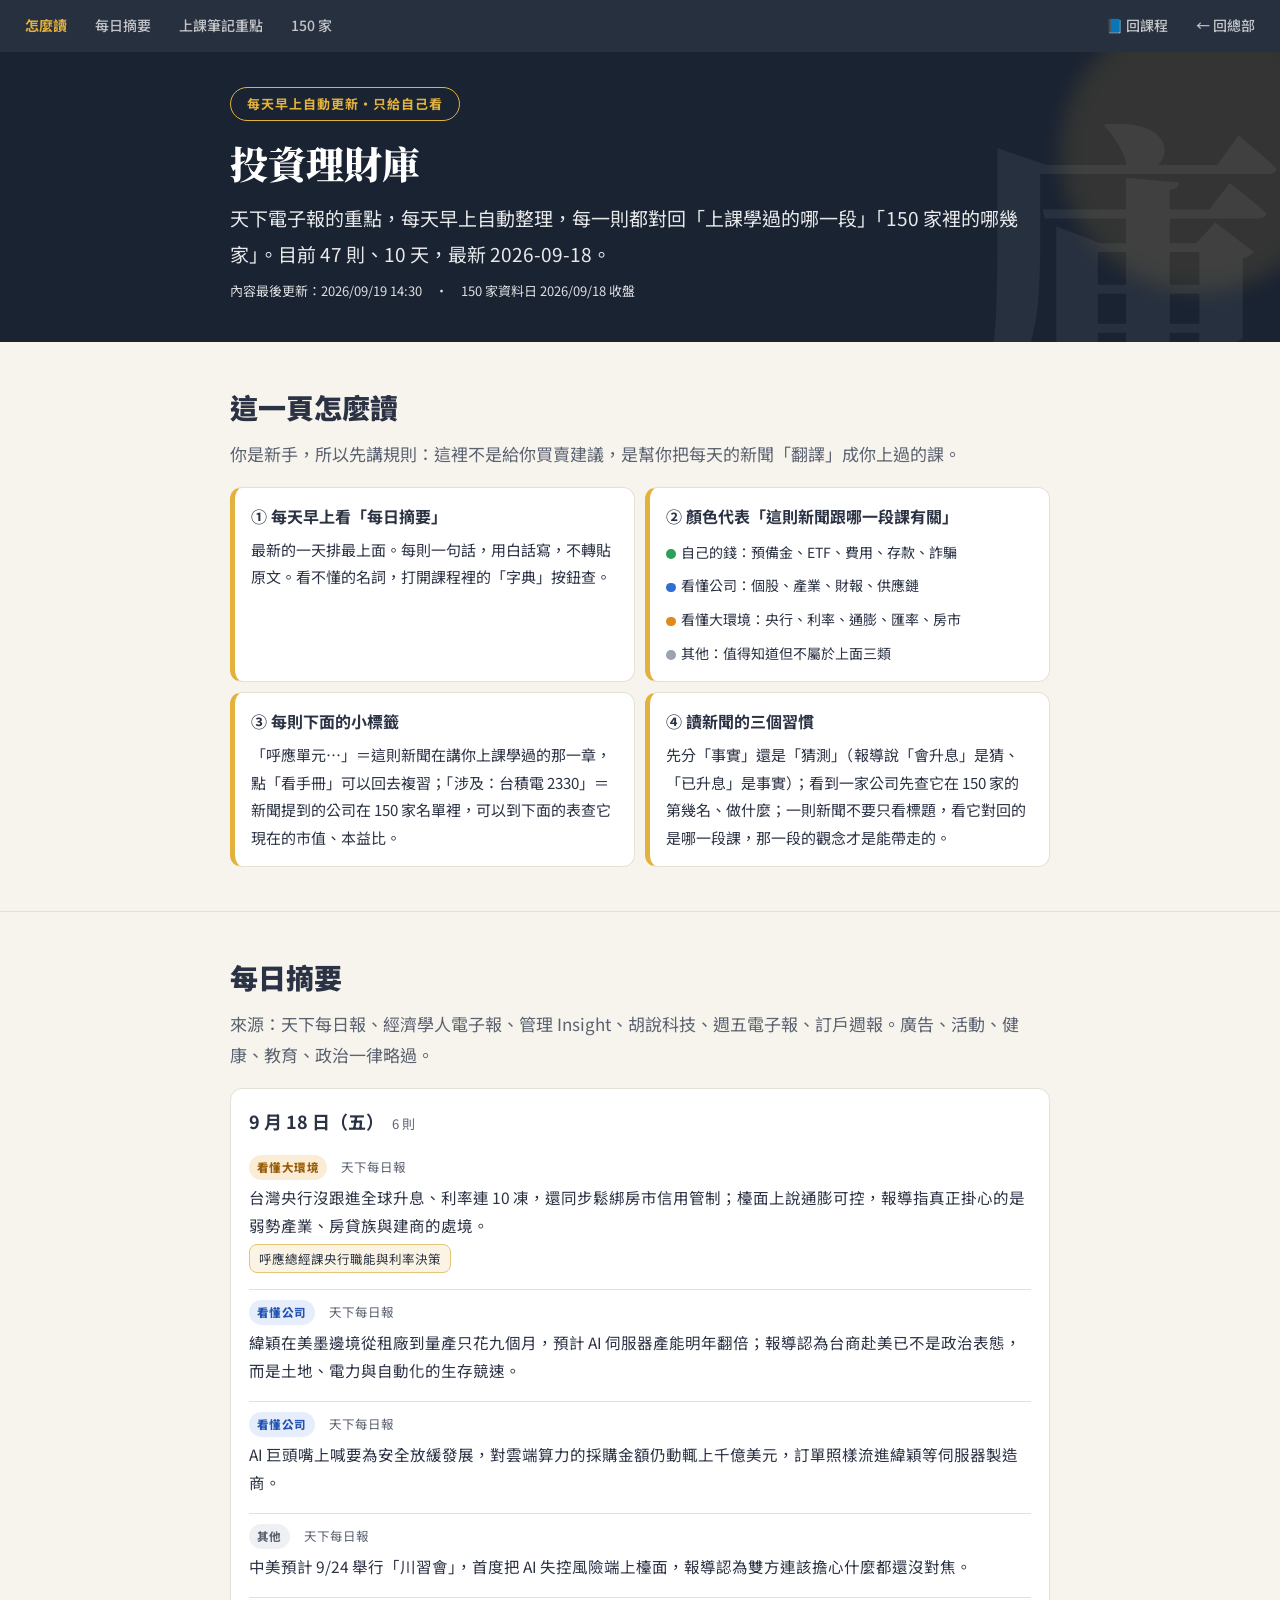
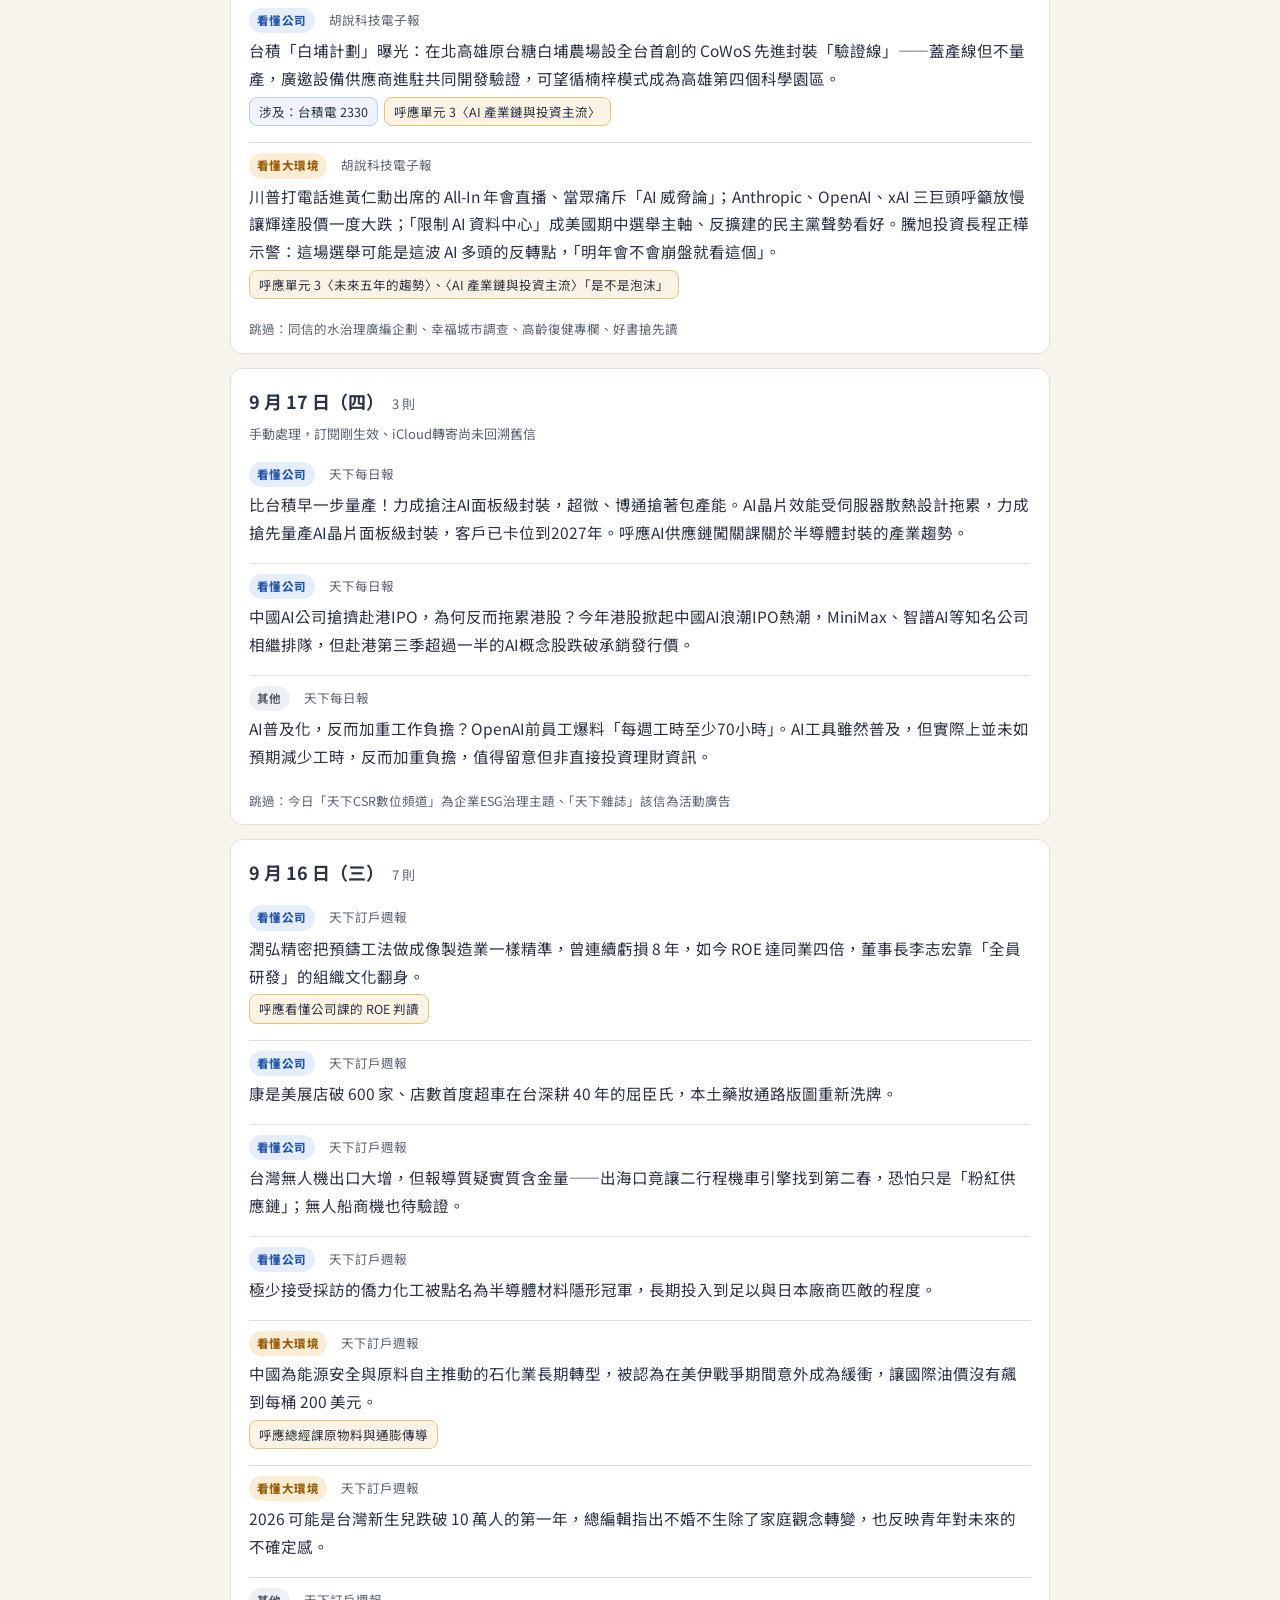
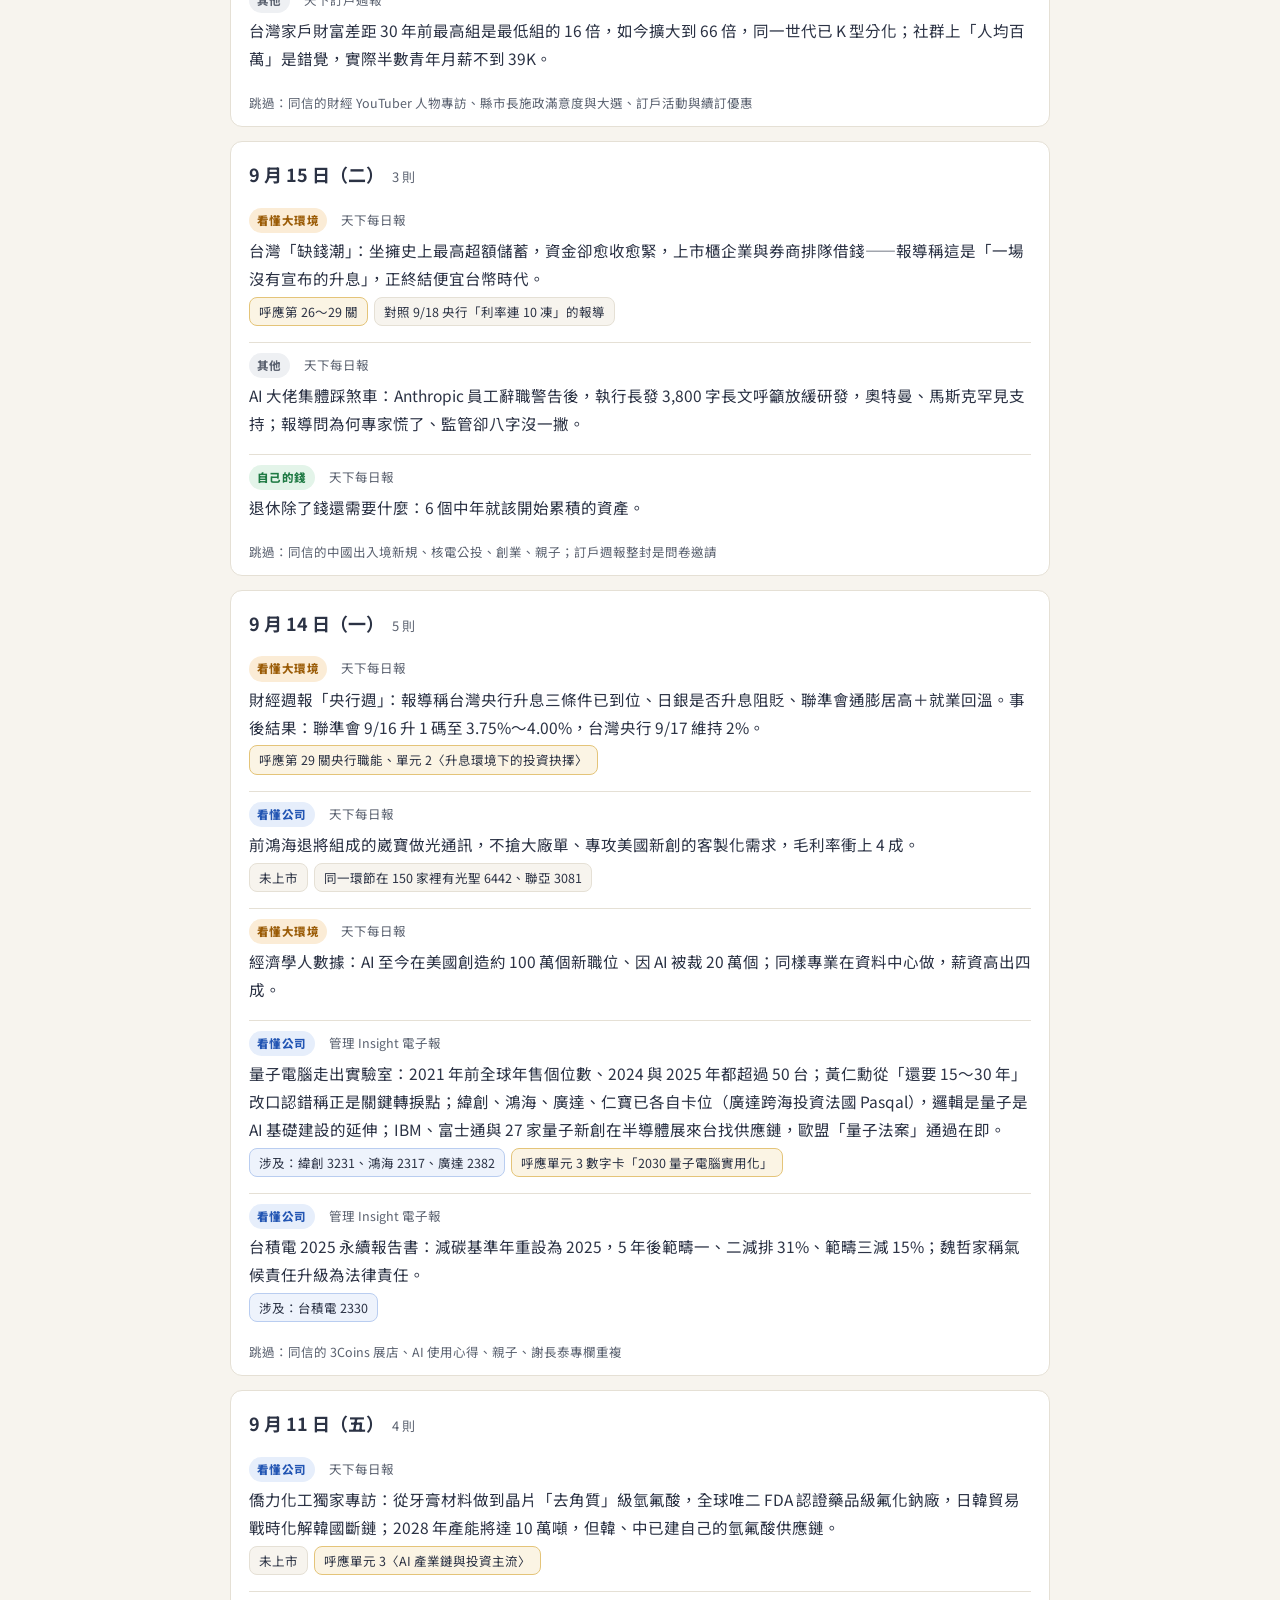
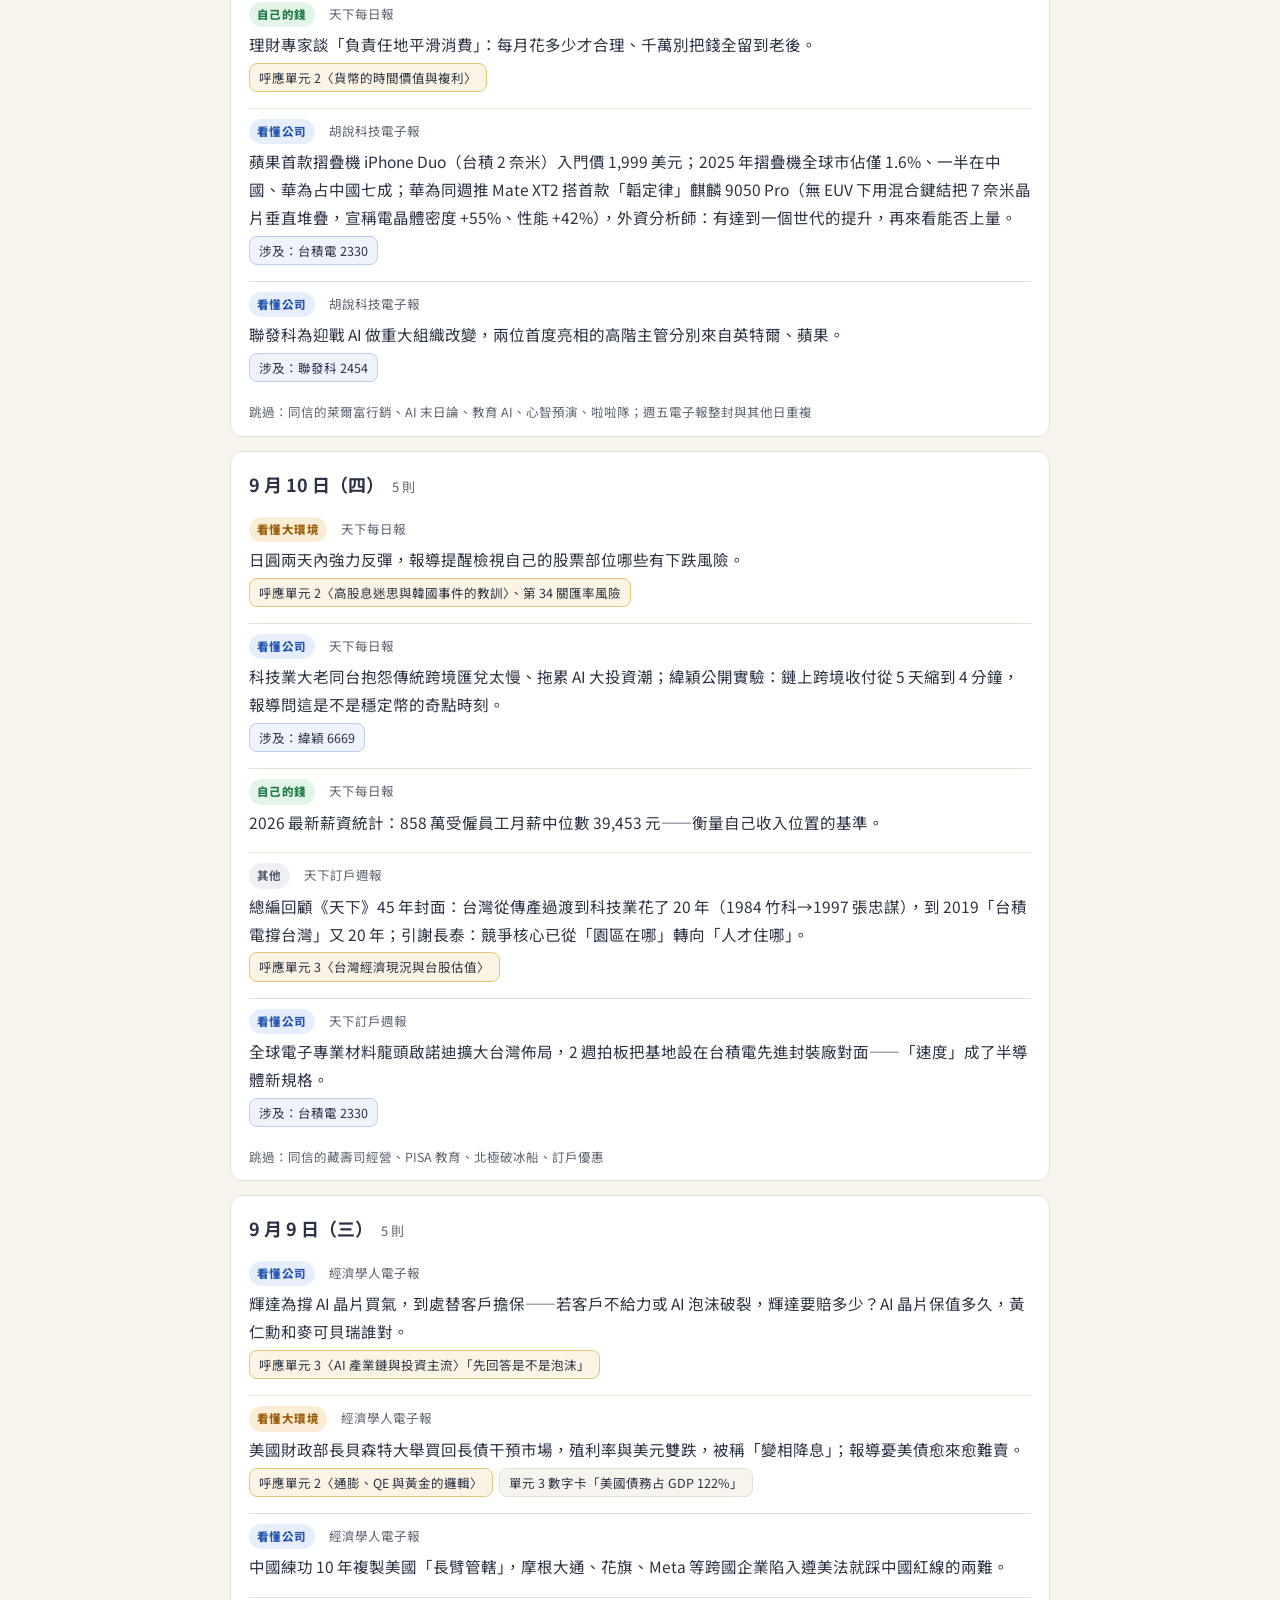
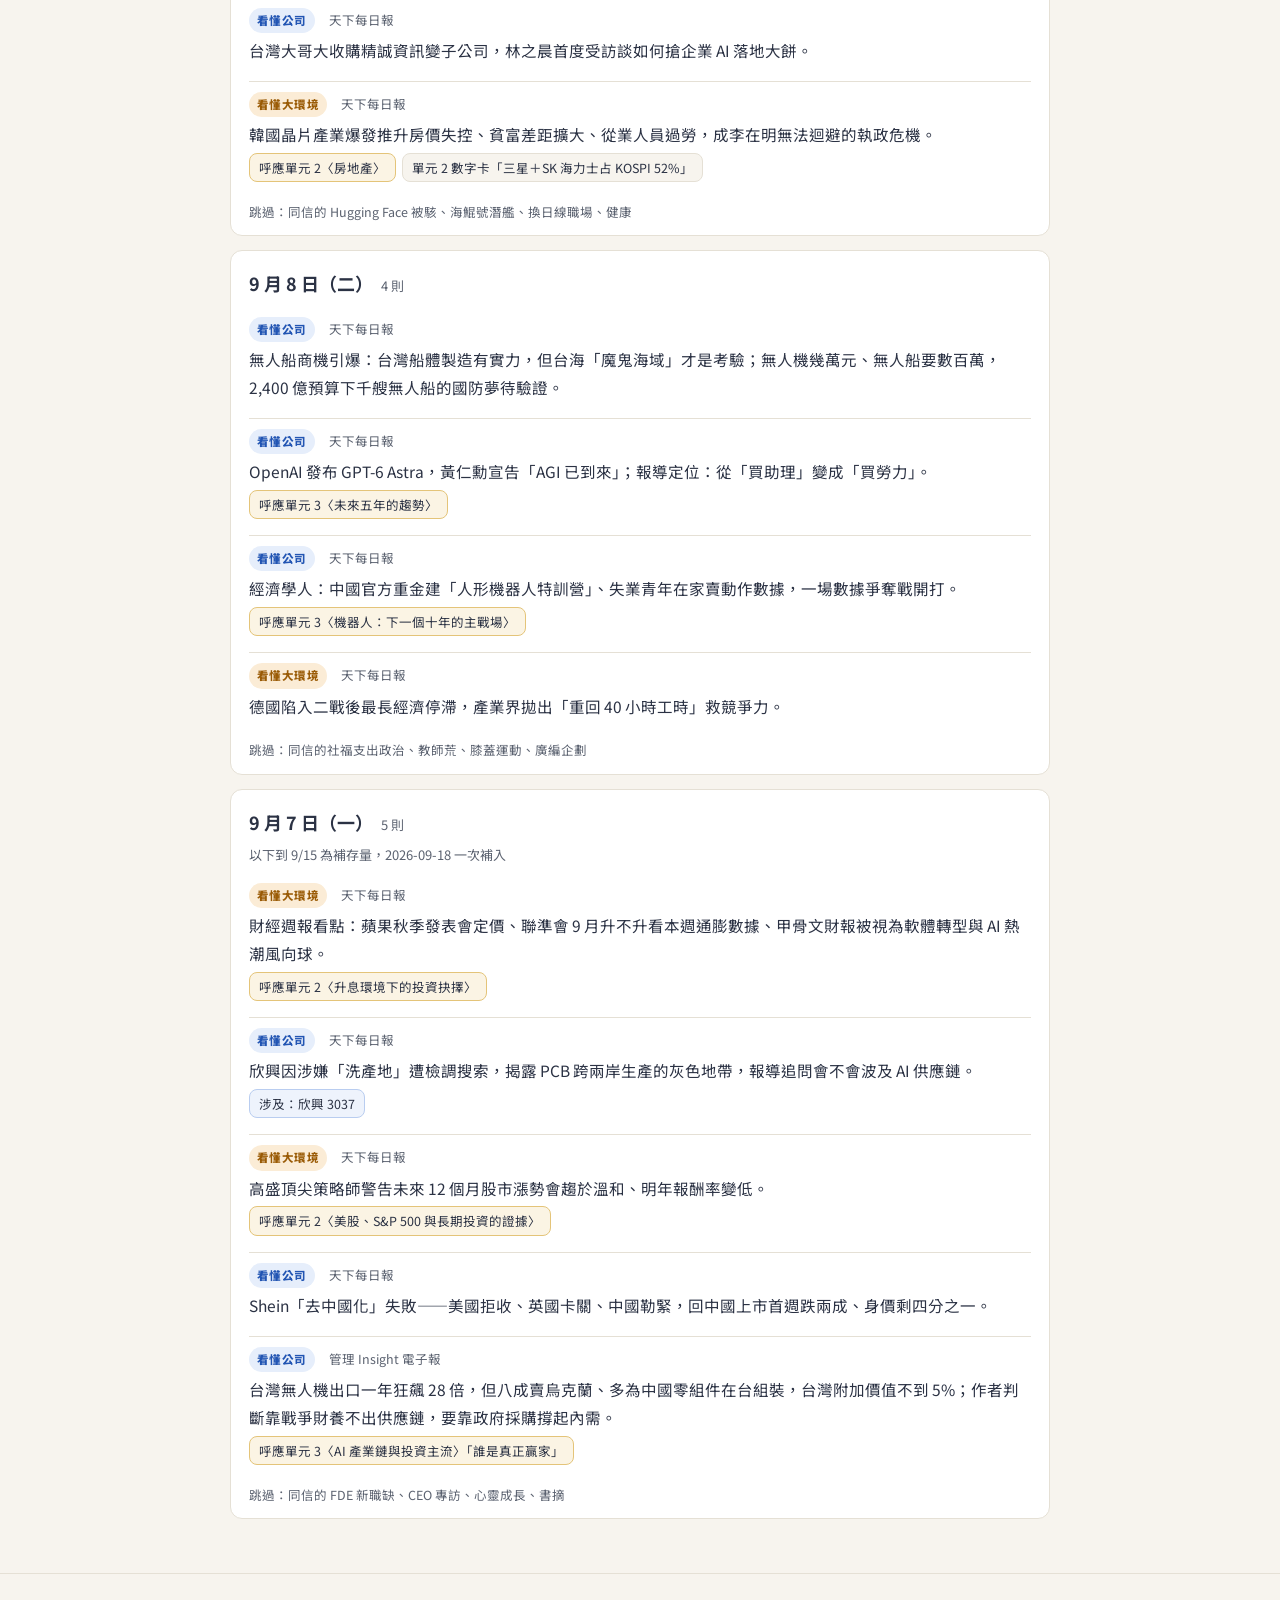
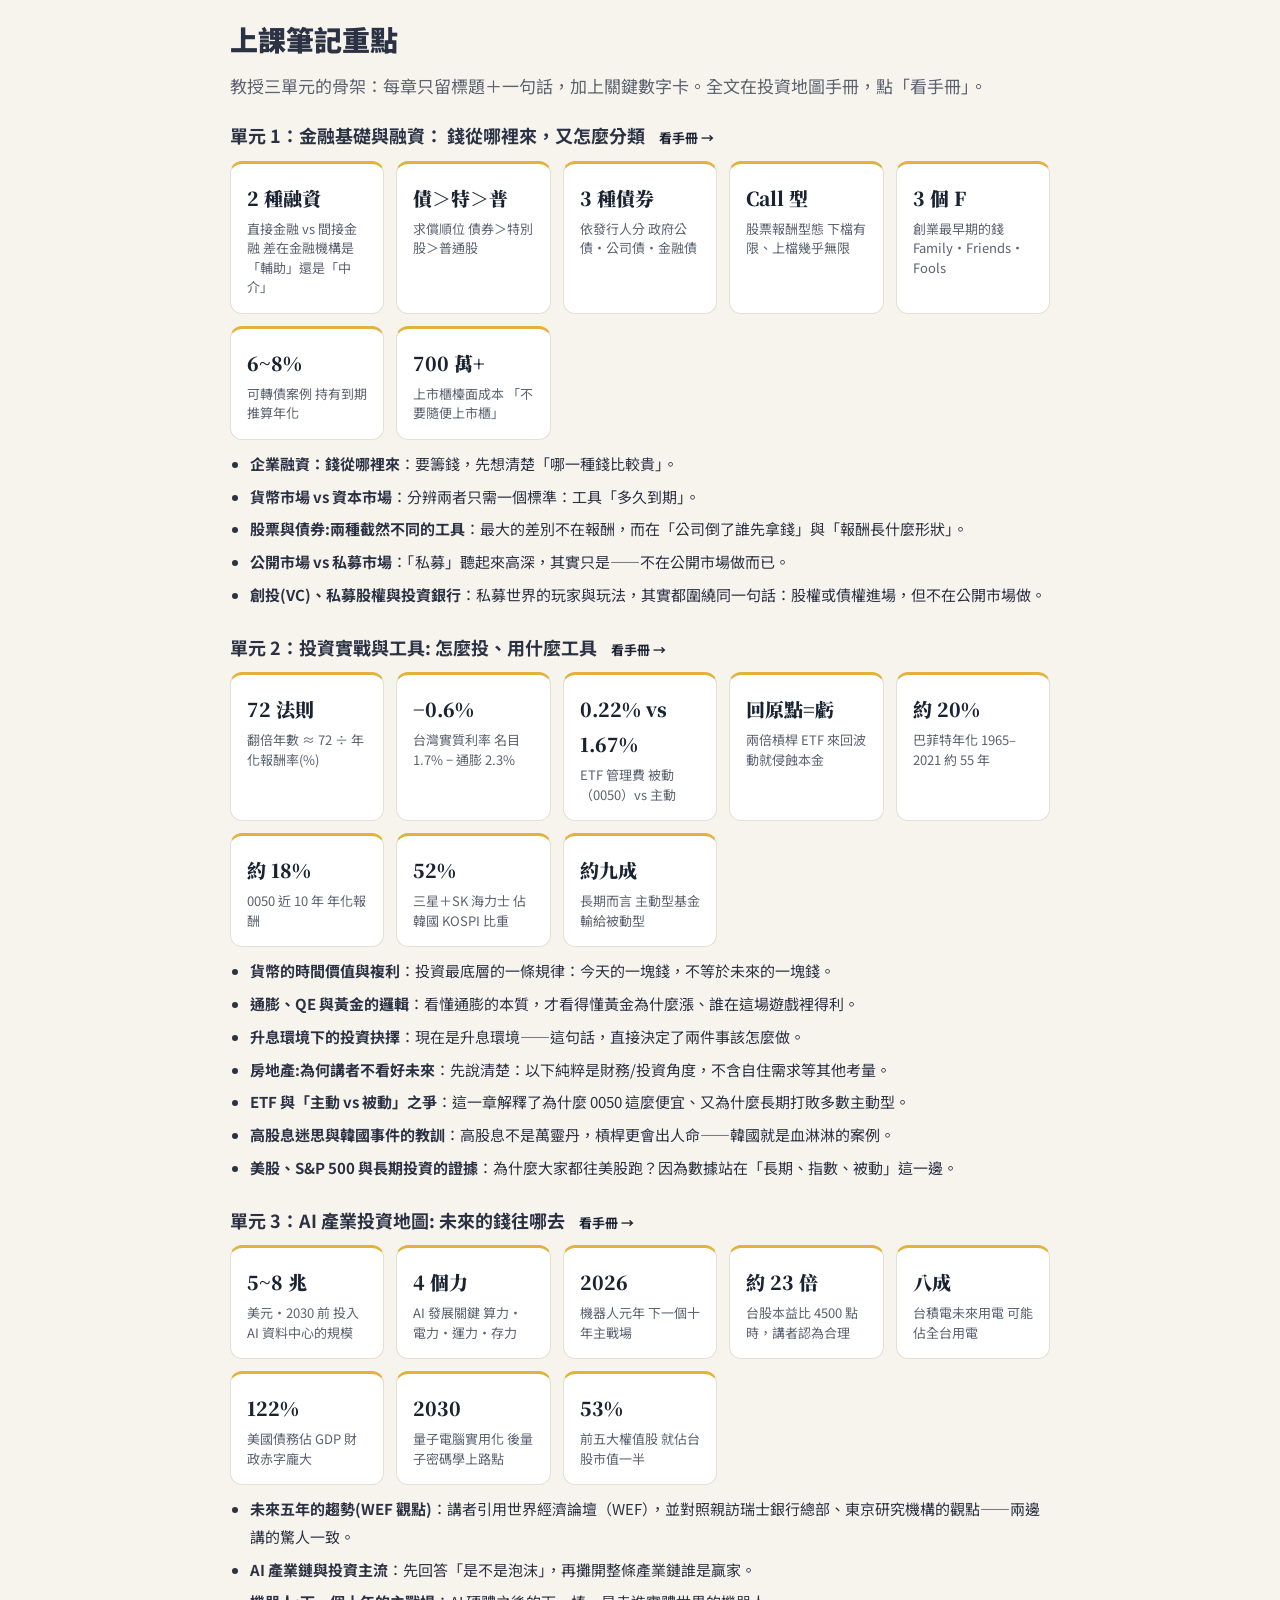
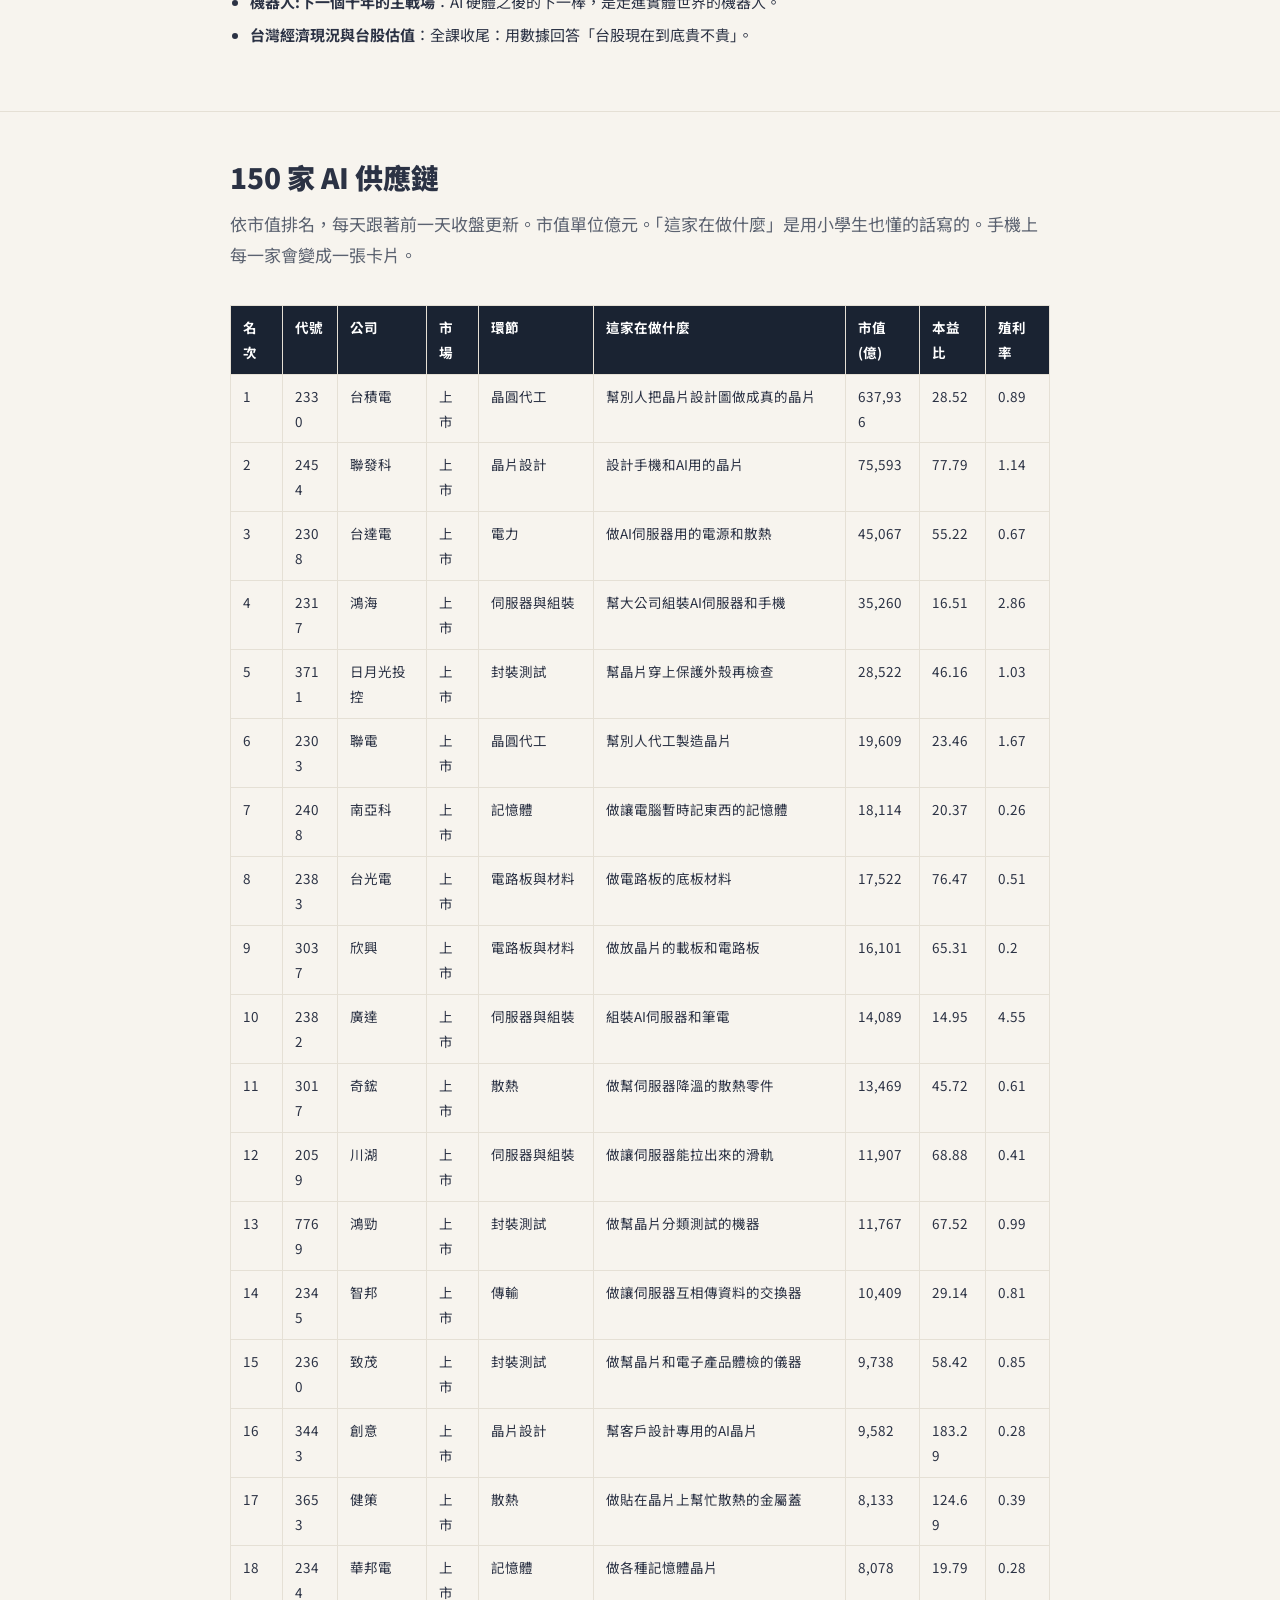
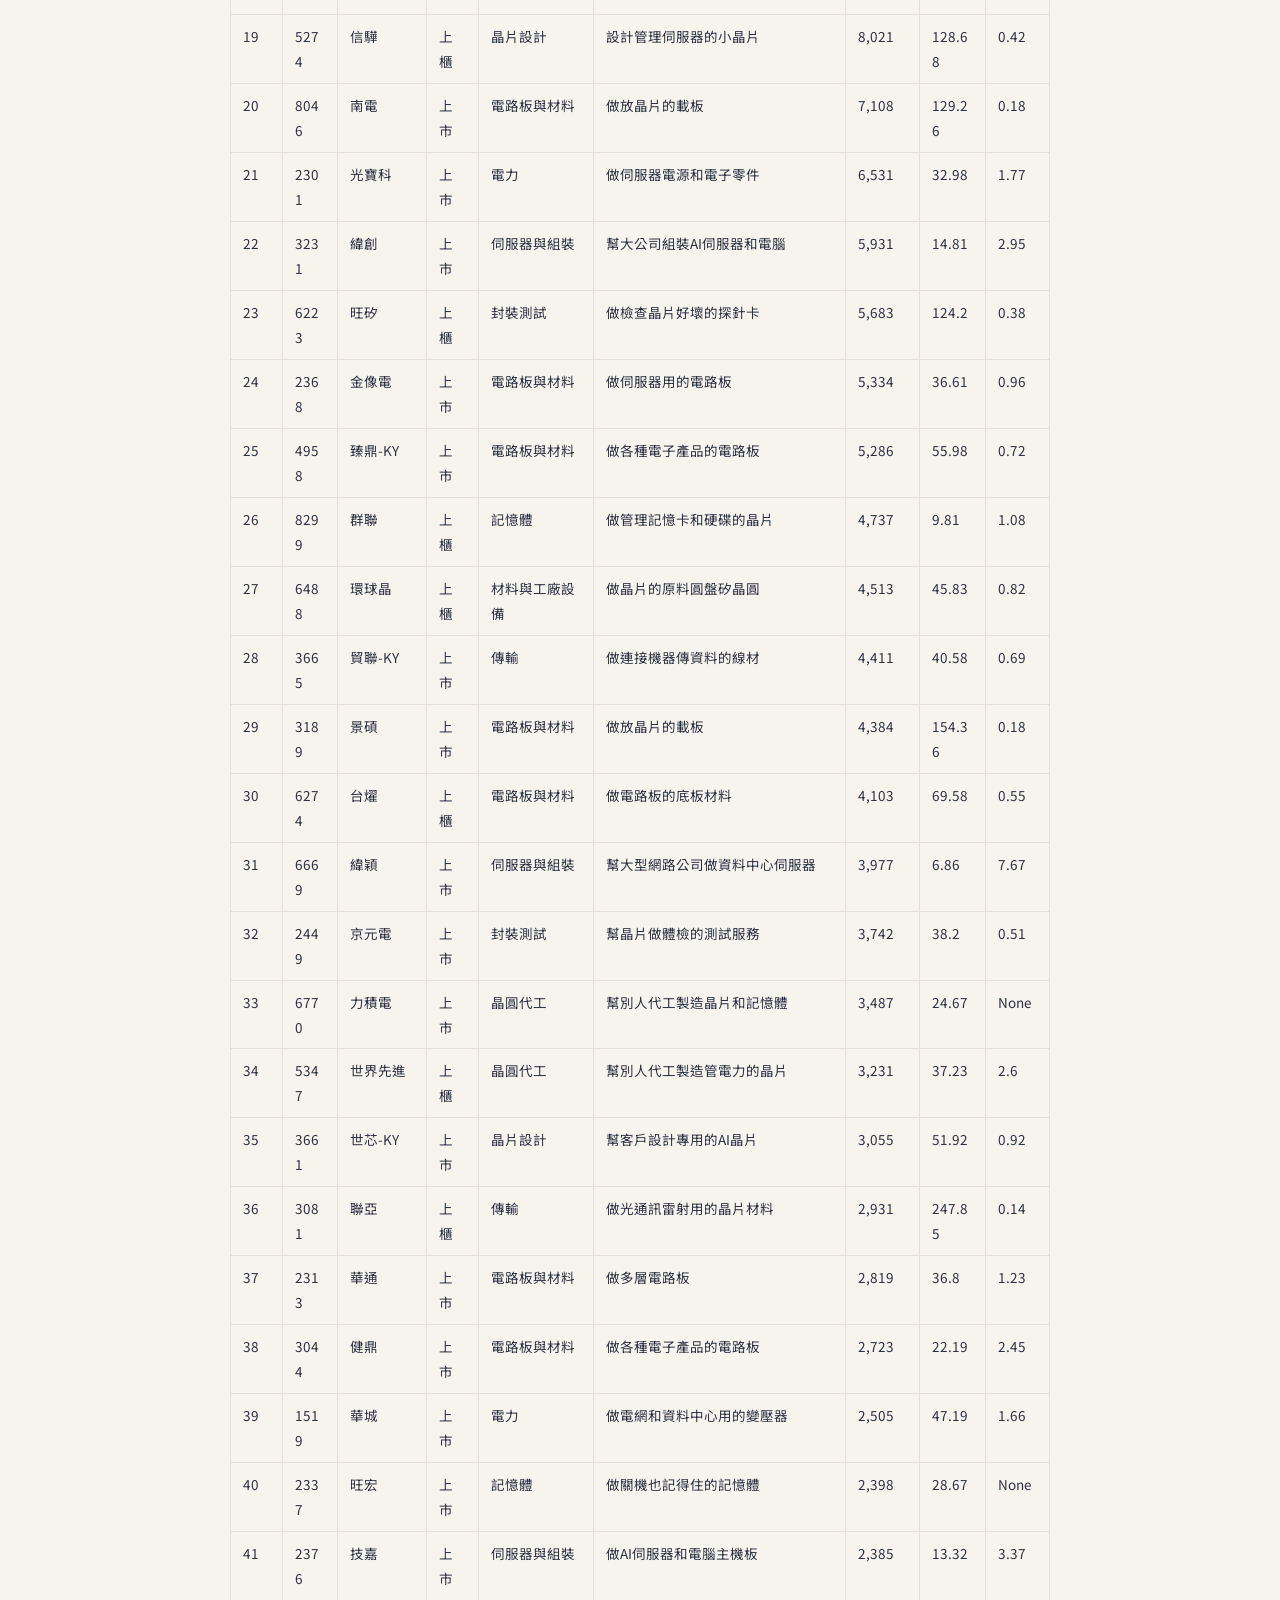
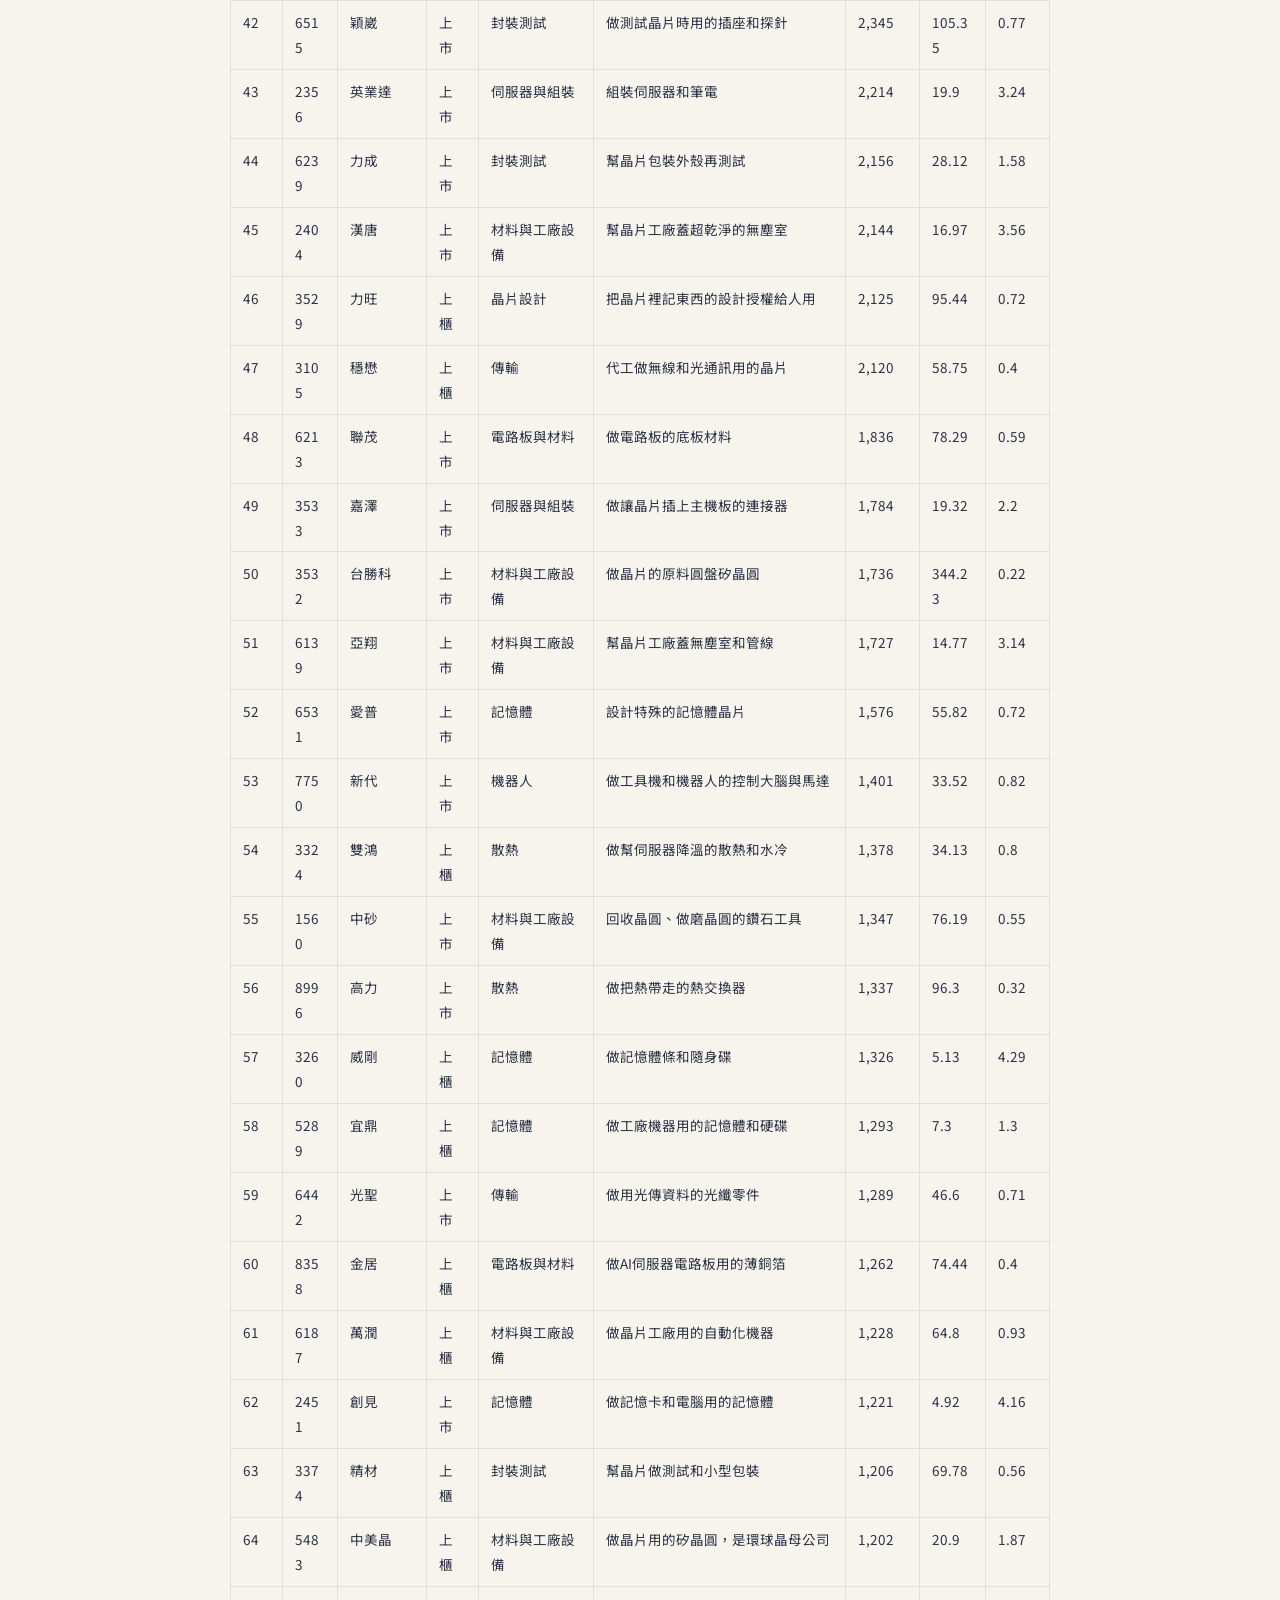
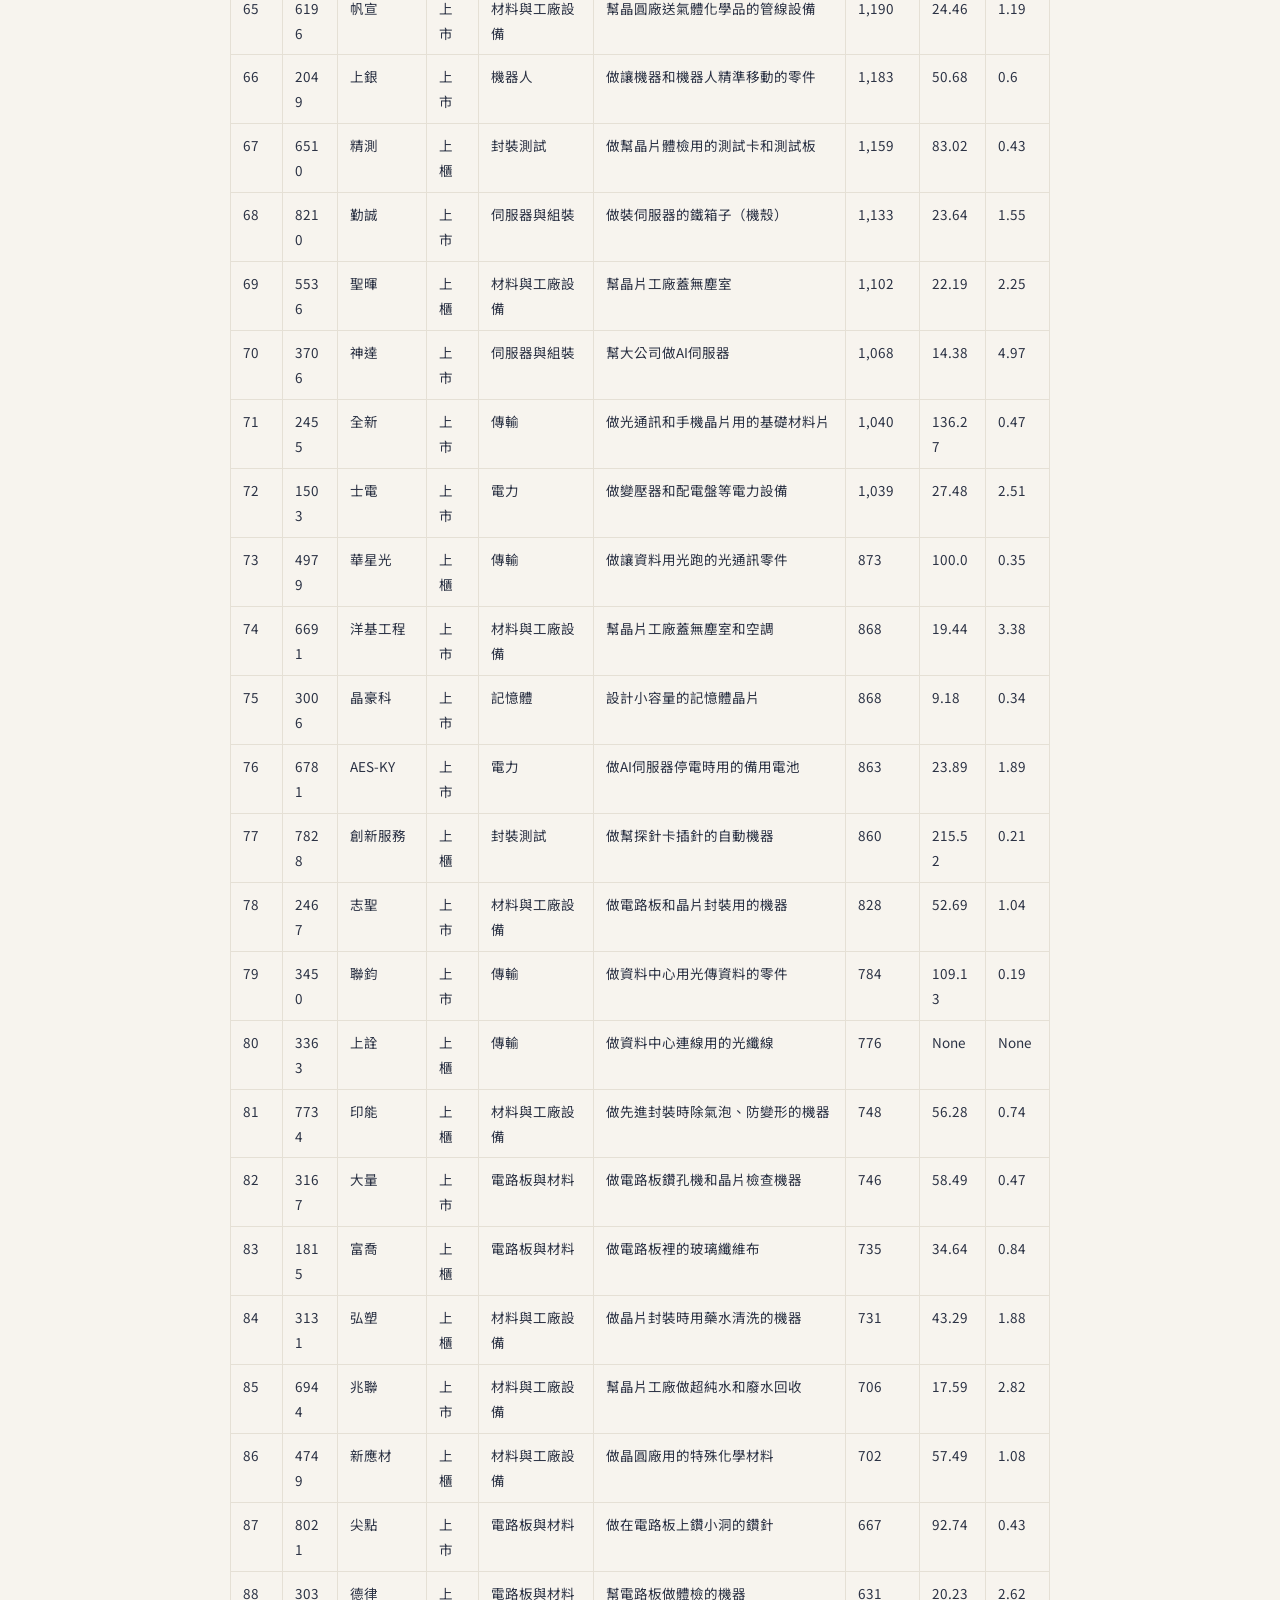
<file: lib/index.html>
<!doctype html>
<html lang="zh-Hant">
<head>
<meta charset="utf-8">
<meta name="viewport" content="width=device-width, initial-scale=1">
<meta name="robots" content="noindex, nofollow">
<title>投資理財庫</title>
<meta name="description" content="每天早上自動整理的天下電子報重點，對回上課章節與 150 家 AI 供應鏈。">
<link rel="preconnect" href="https://fonts.googleapis.com">
<link rel="preconnect" href="https://fonts.gstatic.com" crossorigin>
<link href="https://fonts.googleapis.com/css2?family=Noto+Sans+TC:wght@400;500;700;900&family=Noto+Serif+TC:wght@700;900&display=swap" rel="stylesheet">
<link rel="stylesheet" href="assets/style.css">
<style>
  .hero.libhero{padding:34px 0 26px}
  .hero.libhero h1{font-size:clamp(26px,5vw,38px)}
  .snap{font-size:13px;opacity:.85;margin-top:8px}
  .howto{display:grid;grid-template-columns:1fr;gap:10px;margin:14px 0 4px}
  @media(min-width:700px){.howto{grid-template-columns:1fr 1fr}}
  .howto .c{background:var(--card);border:1px solid var(--line);border-left:5px solid var(--accent);border-radius:12px;padding:14px 16px;font-size:15px}
  .howto .c b{display:block;font-size:16px;margin-bottom:4px}
  .legend{display:flex;flex-wrap:wrap;gap:8px 14px;font-size:14px;margin:8px 0 0}
  .legend span::before{content:"";display:inline-block;width:.7em;height:.7em;border-radius:50%;margin-right:.35em;vertical-align:-1px}
  .lg-g::before{background:#2e9e5b} .lg-b::before{background:#2f6fd1} .lg-o::before{background:#e08a1e} .lg-w::before{background:#9aa3af}
  .day{border:1px solid var(--line);border-radius:12px;background:var(--card);padding:6px 18px 12px;margin:14px 0}
  .day h3{margin:10px 0 4px;font-size:18px} .day h3 small{font-weight:400;color:var(--muted);margin-left:8px;font-size:13px}
  .dnote{margin:0 0 4px;font-size:13px;color:var(--muted)}
  .items{list-style:none;padding:0;margin:0}
  .it{display:grid;grid-template-columns:auto auto 1fr;gap:4px 8px;align-items:baseline;padding:10px 0;border-top:1px solid var(--line);font-size:15.5px}
  .it:first-child{border-top:0}
  .cat{font-size:11.5px;font-weight:800;letter-spacing:.04em;padding:2px 8px;border-radius:999px;white-space:nowrap}
  .it-g .cat{background:#e3f4e9;color:#1f7a44} .it-b .cat{background:#e6eefb;color:#2255b3} .it-o .cat{background:#fbecd6;color:#9a5b06} .it-w .cat{background:#eef0f3;color:#5b6270}
  .src{font-size:12.5px;color:var(--muted);white-space:nowrap}
  .txt{grid-column:1/-1;line-height:1.8}
  .lts{grid-column:1/-1;display:flex;flex-wrap:wrap;gap:6px}
  .lt{font-size:12.5px;padding:2px 9px;border-radius:8px;background:var(--bg);border:1px solid var(--line);color:var(--ink)}
  .lt-ref{border-color:color-mix(in srgb,var(--accent) 60%,var(--line));background:color-mix(in srgb,var(--accent) 14%,var(--card))}
  .lt-co{border-color:#b9cdf0;background:#eef3fc}
  .skip{font-size:12.5px;color:var(--muted);margin:8px 0 0}
  .unit{margin:14px 0 22px} .unit h3{font-size:18px;margin:0 0 6px} .unit h3 .go{font-size:13px;font-weight:700;margin-left:10px;color:var(--hero-bg);text-decoration:none}
  .chaps{padding-left:20px;margin:6px 0} .chaps li{margin:5px 0;font-size:15px}
  .stats{margin:8px 0 10px} .stat .n{font-size:19px}
  .tablewrap table{font-size:13.5px} .tablewrap td:nth-child(6){min-width:12em}
</style>
</head>
<body data-todo-prefix="invest-lib-todo-">

<nav class="topnav" data-pagefind-ignore>
  <div class="row r2">
    <a href="#howto">怎麼讀</a><a href="#daily">每日摘要</a><a href="#notes">上課筆記重點</a><a href="#cos">150 家</a>
    <a href="https://stinhsieh.github.io/invest-course/" style="margin-left:auto" target="_blank" rel="noopener">📘 回課程</a>
    <a href="https://stinhsieh.github.io/invest-hq/">← 回總部</a>
  </div>
</nav>

<header class="hero libhero">
  <span class="wm">庫</span>
  <div class="wrap">
    <span class="tag">每天早上自動更新・只給自己看</span>
    <h1>投資理財庫</h1>
    <p class="sub">天下電子報的重點，每天早上自動整理，每一則都對回「上課學過的哪一段」「150 家裡的哪幾家」。目前 47 則、10 天，最新 2026-09-18。</p>
    <p class="snap">內容最後更新：2026/09/19 14:30　·　150 家資料日 2026/09/18 收盤</p>
  </div>
</header>

<section id="howto">
  <div class="wrap">
    <h2>這一頁怎麼讀</h2>
    <p class="lead">你是新手，所以先講規則：這裡不是給你買賣建議，是幫你把每天的新聞「翻譯」成你上過的課。</p>
    <div class="howto">
      <div class="c"><b>① 每天早上看「每日摘要」</b>最新的一天排最上面。每則一句話，用白話寫，不轉貼原文。看不懂的名詞，打開課程裡的「字典」按鈕查。</div>
      <div class="c"><b>② 顏色代表「這則新聞跟哪一段課有關」</b><div class="legend"><span class="lg-g">自己的錢：預備金、ETF、費用、存款、詐騙</span><span class="lg-b">看懂公司：個股、產業、財報、供應鏈</span><span class="lg-o">看懂大環境：央行、利率、通膨、匯率、房市</span><span class="lg-w">其他：值得知道但不屬於上面三類</span></div></div>
      <div class="c"><b>③ 每則下面的小標籤</b>「呼應單元…」＝這則新聞在講你上課學過的那一章，點「看手冊」可以回去複習；「涉及：台積電 2330」＝新聞提到的公司在 150 家名單裡，可以到下面的表查它現在的市值、本益比。</div>
      <div class="c"><b>④ 讀新聞的三個習慣</b>先分「事實」還是「猜測」（報導說「會升息」是猜、「已升息」是事實）；看到一家公司先查它在 150 家的第幾名、做什麼；一則新聞不要只看標題，看它對回的是哪一段課，那一段的觀念才是能帶走的。</div>
    </div>
  </div>
</section>

<section id="daily">
  <div class="wrap">
    <h2>每日摘要</h2>
    <p class="lead">來源：天下每日報、經濟學人電子報、管理 Insight、胡說科技、週五電子報、訂戶週報。廣告、活動、健康、教育、政治一律略過。</p>
    <div class="day" id="d20260918"><h3>9 月 18 日（五）<small>6 則</small></h3>
<ul class="items"><li class="it it-o"><span class="cat">看懂大環境</span><span class="src">天下每日報</span><span class="txt">台灣央行沒跟進全球升息、利率連 10 凍，還同步鬆綁房市信用管制；檯面上說通膨可控，報導指真正掛心的是弱勢產業、房貸族與建商的處境。</span><div class="lts"><span class="lt lt-ref">呼應總經課央行職能與利率決策</span></div></li>
<li class="it it-b"><span class="cat">看懂公司</span><span class="src">天下每日報</span><span class="txt">緯穎在美墨邊境從租廠到量產只花九個月，預計 AI 伺服器產能明年翻倍；報導認為台商赴美已不是政治表態，而是土地、電力與自動化的生存競速。</span></li>
<li class="it it-b"><span class="cat">看懂公司</span><span class="src">天下每日報</span><span class="txt">AI 巨頭嘴上喊要為安全放緩發展，對雲端算力的採購金額仍動輒上千億美元，訂單照樣流進緯穎等伺服器製造商。</span></li>
<li class="it it-w"><span class="cat">其他</span><span class="src">天下每日報</span><span class="txt">中美預計 9/24 舉行「川習會」，首度把 AI 失控風險端上檯面，報導認為雙方連該擔心什麼都還沒對焦。</span></li>
<li class="it it-b"><span class="cat">看懂公司</span><span class="src">胡說科技電子報</span><span class="txt">台積「白埔計劃」曝光：在北高雄原台糖白埔農場設全台首創的 CoWoS 先進封裝「驗證線」——蓋產線但不量產，廣邀設備供應商進駐共同開發驗證，可望循楠梓模式成為高雄第四個科學園區。</span><div class="lts"><span class="lt lt-co">涉及：台積電 2330</span><span class="lt lt-ref">呼應單元 3〈AI 產業鏈與投資主流〉</span></div></li>
<li class="it it-o"><span class="cat">看懂大環境</span><span class="src">胡說科技電子報</span><span class="txt">川普打電話進黃仁勳出席的 All-In 年會直播、當眾痛斥「AI 威脅論」；Anthropic、OpenAI、xAI 三巨頭呼籲放慢讓輝達股價一度大跌；「限制 AI 資料中心」成美國期中選舉主軸、反擴建的民主黨聲勢看好。騰旭投資長程正樺示警：這場選舉可能是這波 AI 多頭的反轉點，「明年會不會崩盤就看這個」。</span><div class="lts"><span class="lt lt-ref">呼應單元 3〈未來五年的趨勢〉、〈AI 產業鏈與投資主流〉「是不是泡沫」</span></div></li></ul>
<p class="skip">跳過：同信的水治理廣編企劃、幸福城市調查、高齡復健專欄、好書搶先讀</p>
</div>
<div class="day" id="d20260917"><h3>9 月 17 日（四）<small>3 則</small></h3>
<p class="dnote">手動處理，訂閱剛生效、iCloud轉寄尚未回溯舊信</p>
<ul class="items"><li class="it it-b"><span class="cat">看懂公司</span><span class="src">天下每日報</span><span class="txt">比台積早一步量產！力成搶注AI面板級封裝，超微、博通搶著包產能。AI晶片效能受伺服器散熱設計拖累，力成搶先量產AI晶片面板級封裝，客戶已卡位到2027年。呼應AI供應鏈闖關課關於半導體封裝的產業趨勢。</span></li>
<li class="it it-b"><span class="cat">看懂公司</span><span class="src">天下每日報</span><span class="txt">中國AI公司搶擠赴港IPO，為何反而拖累港股？今年港股掀起中國AI浪潮IPO熱潮，MiniMax、智譜AI等知名公司相繼排隊，但赴港第三季超過一半的AI概念股跌破承銷發行價。</span></li>
<li class="it it-w"><span class="cat">其他</span><span class="src">天下每日報</span><span class="txt">AI普及化，反而加重工作負擔？OpenAI前員工爆料「每週工時至少70小時」。AI工具雖然普及，但實際上並未如預期減少工時，反而加重負擔，值得留意但非直接投資理財資訊。</span></li></ul>
<p class="skip">跳過：今日「天下CSR數位頻道」為企業ESG治理主題、「天下雜誌」該信為活動廣告</p>
</div>
<div class="day" id="d20260916"><h3>9 月 16 日（三）<small>7 則</small></h3>
<ul class="items"><li class="it it-b"><span class="cat">看懂公司</span><span class="src">天下訂戶週報</span><span class="txt">潤弘精密把預鑄工法做成像製造業一樣精準，曾連續虧損 8 年，如今 ROE 達同業四倍，董事長李志宏靠「全員研發」的組織文化翻身。</span><div class="lts"><span class="lt lt-ref">呼應看懂公司課的 ROE 判讀</span></div></li>
<li class="it it-b"><span class="cat">看懂公司</span><span class="src">天下訂戶週報</span><span class="txt">康是美展店破 600 家、店數首度超車在台深耕 40 年的屈臣氏，本土藥妝通路版圖重新洗牌。</span></li>
<li class="it it-b"><span class="cat">看懂公司</span><span class="src">天下訂戶週報</span><span class="txt">台灣無人機出口大增，但報導質疑實質含金量——出海口竟讓二行程機車引擎找到第二春，恐怕只是「粉紅供應鏈」；無人船商機也待驗證。</span></li>
<li class="it it-b"><span class="cat">看懂公司</span><span class="src">天下訂戶週報</span><span class="txt">極少接受採訪的僑力化工被點名為半導體材料隱形冠軍，長期投入到足以與日本廠商匹敵的程度。</span></li>
<li class="it it-o"><span class="cat">看懂大環境</span><span class="src">天下訂戶週報</span><span class="txt">中國為能源安全與原料自主推動的石化業長期轉型，被認為在美伊戰爭期間意外成為緩衝，讓國際油價沒有飆到每桶 200 美元。</span><div class="lts"><span class="lt lt-ref">呼應總經課原物料與通膨傳導</span></div></li>
<li class="it it-o"><span class="cat">看懂大環境</span><span class="src">天下訂戶週報</span><span class="txt">2026 可能是台灣新生兒跌破 10 萬人的第一年，總編輯指出不婚不生除了家庭觀念轉變，也反映青年對未來的不確定感。</span></li>
<li class="it it-w"><span class="cat">其他</span><span class="src">天下訂戶週報</span><span class="txt">台灣家戶財富差距 30 年前最高組是最低組的 16 倍，如今擴大到 66 倍，同一世代已 K 型分化；社群上「人均百萬」是錯覺，實際半數青年月薪不到 39K。</span></li></ul>
<p class="skip">跳過：同信的財經 YouTuber 人物專訪、縣市長施政滿意度與大選、訂戶活動與續訂優惠</p>
</div>
<div class="day" id="d20260915"><h3>9 月 15 日（二）<small>3 則</small></h3>
<ul class="items"><li class="it it-o"><span class="cat">看懂大環境</span><span class="src">天下每日報</span><span class="txt">台灣「缺錢潮」：坐擁史上最高超額儲蓄，資金卻愈收愈緊，上市櫃企業與券商排隊借錢——報導稱這是「一場沒有宣布的升息」，正終結便宜台幣時代。</span><div class="lts"><span class="lt lt-ref">呼應第 26～29 關</span><span class="lt lt-note">對照 9/18 央行「利率連 10 凍」的報導</span></div></li>
<li class="it it-w"><span class="cat">其他</span><span class="src">天下每日報</span><span class="txt">AI 大佬集體踩煞車：Anthropic 員工辭職警告後，執行長發 3,800 字長文呼籲放緩研發，奧特曼、馬斯克罕見支持；報導問為何專家慌了、監管卻八字沒一撇。</span></li>
<li class="it it-g"><span class="cat">自己的錢</span><span class="src">天下每日報</span><span class="txt">退休除了錢還需要什麼：6 個中年就該開始累積的資產。</span></li></ul>
<p class="skip">跳過：同信的中國出入境新規、核電公投、創業、親子；訂戶週報整封是問卷邀請</p>
</div>
<div class="day" id="d20260914"><h3>9 月 14 日（一）<small>5 則</small></h3>
<ul class="items"><li class="it it-o"><span class="cat">看懂大環境</span><span class="src">天下每日報</span><span class="txt">財經週報「央行週」：報導稱台灣央行升息三條件已到位、日銀是否升息阻貶、聯準會通膨居高＋就業回溫。事後結果：聯準會 9/16 升 1 碼至 3.75%～4.00%，台灣央行 9/17 維持 2%。</span><div class="lts"><span class="lt lt-ref">呼應第 29 關央行職能、單元 2〈升息環境下的投資抉擇〉</span></div></li>
<li class="it it-b"><span class="cat">看懂公司</span><span class="src">天下每日報</span><span class="txt">前鴻海退將組成的崴寶做光通訊，不搶大廠單、專攻美國新創的客製化需求，毛利率衝上 4 成。</span><div class="lts"><span class="lt lt-note">未上市</span><span class="lt lt-note">同一環節在 150 家裡有光聖 6442、聯亞 3081</span></div></li>
<li class="it it-o"><span class="cat">看懂大環境</span><span class="src">天下每日報</span><span class="txt">經濟學人數據：AI 至今在美國創造約 100 萬個新職位、因 AI 被裁 20 萬個；同樣專業在資料中心做，薪資高出四成。</span></li>
<li class="it it-b"><span class="cat">看懂公司</span><span class="src">管理 Insight 電子報</span><span class="txt">量子電腦走出實驗室：2021 年前全球年售個位數、2024 與 2025 年都超過 50 台；黃仁勳從「還要 15～30 年」改口認錯稱正是關鍵轉捩點；緯創、鴻海、廣達、仁寶已各自卡位（廣達跨海投資法國 Pasqal），邏輯是量子是 AI 基礎建設的延伸；IBM、富士通與 27 家量子新創在半導體展來台找供應鏈，歐盟「量子法案」通過在即。</span><div class="lts"><span class="lt lt-co">涉及：緯創 3231、鴻海 2317、廣達 2382</span><span class="lt lt-ref">呼應單元 3 數字卡「2030 量子電腦實用化」</span></div></li>
<li class="it it-b"><span class="cat">看懂公司</span><span class="src">管理 Insight 電子報</span><span class="txt">台積電 2025 永續報告書：減碳基準年重設為 2025，5 年後範疇一、二減排 31%、範疇三減 15%；魏哲家稱氣候責任升級為法律責任。</span><div class="lts"><span class="lt lt-co">涉及：台積電 2330</span></div></li></ul>
<p class="skip">跳過：同信的 3Coins 展店、AI 使用心得、親子、謝長泰專欄重複</p>
</div>
<div class="day" id="d20260911"><h3>9 月 11 日（五）<small>4 則</small></h3>
<ul class="items"><li class="it it-b"><span class="cat">看懂公司</span><span class="src">天下每日報</span><span class="txt">僑力化工獨家專訪：從牙膏材料做到晶片「去角質」級氫氟酸，全球唯二 FDA 認證藥品級氟化鈉廠，日韓貿易戰時化解韓國斷鏈；2028 年產能將達 10 萬噸，但韓、中已建自己的氫氟酸供應鏈。</span><div class="lts"><span class="lt lt-note">未上市</span><span class="lt lt-ref">呼應單元 3〈AI 產業鏈與投資主流〉</span></div></li>
<li class="it it-g"><span class="cat">自己的錢</span><span class="src">天下每日報</span><span class="txt">理財專家談「負責任地平滑消費」：每月花多少才合理、千萬別把錢全留到老後。</span><div class="lts"><span class="lt lt-ref">呼應單元 2〈貨幣的時間價值與複利〉</span></div></li>
<li class="it it-b"><span class="cat">看懂公司</span><span class="src">胡說科技電子報</span><span class="txt">蘋果首款摺疊機 iPhone Duo（台積 2 奈米）入門價 1,999 美元；2025 年摺疊機全球市佔僅 1.6%、一半在中國、華為占中國七成；華為同週推 Mate XT2 搭首款「韜定律」麒麟 9050 Pro（無 EUV 下用混合鍵結把 7 奈米晶片垂直堆疊，宣稱電晶體密度 +55%、性能 +42%），外資分析師：有達到一個世代的提升，再來看能否上量。</span><div class="lts"><span class="lt lt-co">涉及：台積電 2330</span></div></li>
<li class="it it-b"><span class="cat">看懂公司</span><span class="src">胡說科技電子報</span><span class="txt">聯發科為迎戰 AI 做重大組織改變，兩位首度亮相的高階主管分別來自英特爾、蘋果。</span><div class="lts"><span class="lt lt-co">涉及：聯發科 2454</span></div></li></ul>
<p class="skip">跳過：同信的萊爾富行銷、AI 末日論、教育 AI、心智預演、啦啦隊；週五電子報整封與其他日重複</p>
</div>
<div class="day" id="d20260910"><h3>9 月 10 日（四）<small>5 則</small></h3>
<ul class="items"><li class="it it-o"><span class="cat">看懂大環境</span><span class="src">天下每日報</span><span class="txt">日圓兩天內強力反彈，報導提醒檢視自己的股票部位哪些有下跌風險。</span><div class="lts"><span class="lt lt-ref">呼應單元 2〈高股息迷思與韓國事件的教訓〉、第 34 關匯率風險</span></div></li>
<li class="it it-b"><span class="cat">看懂公司</span><span class="src">天下每日報</span><span class="txt">科技業大老同台抱怨傳統跨境匯兌太慢、拖累 AI 大投資潮；緯穎公開實驗：鏈上跨境收付從 5 天縮到 4 分鐘，報導問這是不是穩定幣的奇點時刻。</span><div class="lts"><span class="lt lt-co">涉及：緯穎 6669</span></div></li>
<li class="it it-g"><span class="cat">自己的錢</span><span class="src">天下每日報</span><span class="txt">2026 最新薪資統計：858 萬受僱員工月薪中位數 39,453 元——衡量自己收入位置的基準。</span></li>
<li class="it it-w"><span class="cat">其他</span><span class="src">天下訂戶週報</span><span class="txt">總編回顧《天下》45 年封面：台灣從傳產過渡到科技業花了 20 年（1984 竹科→1997 張忠謀），到 2019「台積電撐台灣」又 20 年；引謝長泰：競爭核心已從「園區在哪」轉向「人才住哪」。</span><div class="lts"><span class="lt lt-ref">呼應單元 3〈台灣經濟現況與台股估值〉</span></div></li>
<li class="it it-b"><span class="cat">看懂公司</span><span class="src">天下訂戶週報</span><span class="txt">全球電子專業材料龍頭啟諾迪擴大台灣佈局，2 週拍板把基地設在台積電先進封裝廠對面——「速度」成了半導體新規格。</span><div class="lts"><span class="lt lt-co">涉及：台積電 2330</span></div></li></ul>
<p class="skip">跳過：同信的藏壽司經營、PISA 教育、北極破冰船、訂戶優惠</p>
</div>
<div class="day" id="d20260909"><h3>9 月 9 日（三）<small>5 則</small></h3>
<ul class="items"><li class="it it-b"><span class="cat">看懂公司</span><span class="src">經濟學人電子報</span><span class="txt">輝達為撐 AI 晶片買氣，到處替客戶擔保——若客戶不給力或 AI 泡沫破裂，輝達要賠多少？AI 晶片保值多久，黃仁勳和麥可貝瑞誰對。</span><div class="lts"><span class="lt lt-ref">呼應單元 3〈AI 產業鏈與投資主流〉「先回答是不是泡沫」</span></div></li>
<li class="it it-o"><span class="cat">看懂大環境</span><span class="src">經濟學人電子報</span><span class="txt">美國財政部長貝森特大舉買回長債干預市場，殖利率與美元雙跌，被稱「變相降息」；報導憂美債愈來愈難賣。</span><div class="lts"><span class="lt lt-ref">呼應單元 2〈通膨、QE 與黃金的邏輯〉</span><span class="lt lt-note">單元 3 數字卡「美國債務占 GDP 122%」</span></div></li>
<li class="it it-b"><span class="cat">看懂公司</span><span class="src">經濟學人電子報</span><span class="txt">中國練功 10 年複製美國「長臂管轄」，摩根大通、花旗、Meta 等跨國企業陷入遵美法就踩中國紅線的兩難。</span></li>
<li class="it it-b"><span class="cat">看懂公司</span><span class="src">天下每日報</span><span class="txt">台灣大哥大收購精誠資訊變子公司，林之晨首度受訪談如何搶企業 AI 落地大餅。</span></li>
<li class="it it-o"><span class="cat">看懂大環境</span><span class="src">天下每日報</span><span class="txt">韓國晶片產業爆發推升房價失控、貧富差距擴大、從業人員過勞，成李在明無法迴避的執政危機。</span><div class="lts"><span class="lt lt-ref">呼應單元 2〈房地產〉</span><span class="lt lt-note">單元 2 數字卡「三星＋SK 海力士占 KOSPI 52%」</span></div></li></ul>
<p class="skip">跳過：同信的 Hugging Face 被駭、海鯤號潛艦、換日線職場、健康</p>
</div>
<div class="day" id="d20260908"><h3>9 月 8 日（二）<small>4 則</small></h3>
<ul class="items"><li class="it it-b"><span class="cat">看懂公司</span><span class="src">天下每日報</span><span class="txt">無人船商機引爆：台灣船體製造有實力，但台海「魔鬼海域」才是考驗；無人機幾萬元、無人船要數百萬，2,400 億預算下千艘無人船的國防夢待驗證。</span></li>
<li class="it it-b"><span class="cat">看懂公司</span><span class="src">天下每日報</span><span class="txt">OpenAI 發布 GPT-6 Astra，黃仁勳宣告「AGI 已到來」；報導定位：從「買助理」變成「買勞力」。</span><div class="lts"><span class="lt lt-ref">呼應單元 3〈未來五年的趨勢〉</span></div></li>
<li class="it it-b"><span class="cat">看懂公司</span><span class="src">天下每日報</span><span class="txt">經濟學人：中國官方重金建「人形機器人特訓營」、失業青年在家賣動作數據，一場數據爭奪戰開打。</span><div class="lts"><span class="lt lt-ref">呼應單元 3〈機器人：下一個十年的主戰場〉</span></div></li>
<li class="it it-o"><span class="cat">看懂大環境</span><span class="src">天下每日報</span><span class="txt">德國陷入二戰後最長經濟停滯，產業界拋出「重回 40 小時工時」救競爭力。</span></li></ul>
<p class="skip">跳過：同信的社福支出政治、教師荒、膝蓋運動、廣編企劃</p>
</div>
<div class="day" id="d20260907"><h3>9 月 7 日（一）<small>5 則</small></h3>
<p class="dnote">以下到 9/15 為補存量，2026-09-18 一次補入</p>
<ul class="items"><li class="it it-o"><span class="cat">看懂大環境</span><span class="src">天下每日報</span><span class="txt">財經週報看點：蘋果秋季發表會定價、聯準會 9 月升不升看本週通膨數據、甲骨文財報被視為軟體轉型與 AI 熱潮風向球。</span><div class="lts"><span class="lt lt-ref">呼應單元 2〈升息環境下的投資抉擇〉</span></div></li>
<li class="it it-b"><span class="cat">看懂公司</span><span class="src">天下每日報</span><span class="txt">欣興因涉嫌「洗產地」遭檢調搜索，揭露 PCB 跨兩岸生產的灰色地帶，報導追問會不會波及 AI 供應鏈。</span><div class="lts"><span class="lt lt-co">涉及：欣興 3037</span></div></li>
<li class="it it-o"><span class="cat">看懂大環境</span><span class="src">天下每日報</span><span class="txt">高盛頂尖策略師警告未來 12 個月股市漲勢會趨於溫和、明年報酬率變低。</span><div class="lts"><span class="lt lt-ref">呼應單元 2〈美股、S&amp;P 500 與長期投資的證據〉</span></div></li>
<li class="it it-b"><span class="cat">看懂公司</span><span class="src">天下每日報</span><span class="txt">Shein「去中國化」失敗——美國拒收、英國卡關、中國勒緊，回中國上市首週跌兩成、身價剩四分之一。</span></li>
<li class="it it-b"><span class="cat">看懂公司</span><span class="src">管理 Insight 電子報</span><span class="txt">台灣無人機出口一年狂飆 28 倍，但八成賣烏克蘭、多為中國零組件在台組裝，台灣附加價值不到 5%；作者判斷靠戰爭財養不出供應鏈，要靠政府採購撐起內需。</span><div class="lts"><span class="lt lt-ref">呼應單元 3〈AI 產業鏈與投資主流〉「誰是真正贏家」</span></div></li></ul>
<p class="skip">跳過：同信的 FDE 新職缺、CEO 專訪、心靈成長、書摘</p>
</div>
  </div>
</section>

<section id="notes">
  <div class="wrap">
    <h2>上課筆記重點</h2>
    <p class="lead">教授三單元的骨架：每章只留標題＋一句話，加上關鍵數字卡。全文在投資地圖手冊，點「看手冊」。</p>
    <div class="unit"><h3>單元 1：金融基礎與融資： 錢從哪裡來，又怎麼分類 <a class="go" href="https://stinhsieh.github.io/investmap/unit1/" target="_blank" rel="noopener">看手冊 →</a></h3><ul class="chaps">
</ul><div class="stats"><div class="stat"><div class="n">2 種融資</div><div class="l">直接金融 vs 間接金融 差在金融機構是「輔助」還是「中介」</div></div><div class="stat"><div class="n">債＞特＞普</div><div class="l">求償順位 債券＞特別股＞普通股</div></div><div class="stat"><div class="n">3 種債券</div><div class="l">依發行人分 政府公債・公司債・金融債</div></div><div class="stat"><div class="n">Call 型</div><div class="l">股票報酬型態 下檔有限、上檔幾乎無限</div></div><div class="stat"><div class="n">3 個 F</div><div class="l">創業最早期的錢 Family・Friends・Fools</div></div><div class="stat"><div class="n">6~8%</div><div class="l">可轉債案例 持有到期推算年化</div></div><div class="stat"><div class="n">700 萬+</div><div class="l">上市櫃檯面成本 「不要隨便上市櫃」</div></div></div><ul class="chaps">
<li><b>企業融資：錢從哪裡來</b>：要籌錢，先想清楚「哪一種錢比較貴」。</li>
<li><b>貨幣市場 vs 資本市場</b>：分辨兩者只需一個標準：工具「多久到期」。</li>
<li><b>股票與債券:兩種截然不同的工具</b>：最大的差別不在報酬，而在「公司倒了誰先拿錢」與「報酬長什麼形狀」。</li>
<li><b>公開市場 vs 私募市場</b>：「私募」聽起來高深，其實只是——不在公開市場做而已。</li>
<li><b>創投(VC)、私募股權與投資銀行</b>：私募世界的玩家與玩法，其實都圍繞同一句話：股權或債權進場，但不在公開市場做。</li>
</ul></div>
<div class="unit"><h3>單元 2：投資實戰與工具: 怎麼投、用什麼工具 <a class="go" href="https://stinhsieh.github.io/investmap/unit2/" target="_blank" rel="noopener">看手冊 →</a></h3><ul class="chaps">
</ul><div class="stats"><div class="stat"><div class="n">72 法則</div><div class="l">翻倍年數 ≈ 72 ÷ 年化報酬率(%)</div></div><div class="stat"><div class="n">−0.6%</div><div class="l">台灣實質利率 名目 1.7% − 通膨 2.3%</div></div><div class="stat"><div class="n">0.22% vs 1.67%</div><div class="l">ETF 管理費 被動（0050）vs 主動</div></div><div class="stat"><div class="n">回原點=虧</div><div class="l">兩倍槓桿 ETF 來回波動就侵蝕本金</div></div><div class="stat"><div class="n">約 20%</div><div class="l">巴菲特年化 1965–2021 約 55 年</div></div><div class="stat"><div class="n">約 18%</div><div class="l">0050 近 10 年 年化報酬</div></div><div class="stat"><div class="n">52%</div><div class="l">三星＋SK 海力士 佔韓國 KOSPI 比重</div></div><div class="stat"><div class="n">約九成</div><div class="l">長期而言 主動型基金輸給被動型</div></div></div><ul class="chaps">
<li><b>貨幣的時間價值與複利</b>：投資最底層的一條規律：今天的一塊錢，不等於未來的一塊錢。</li>
<li><b>通膨、QE 與黃金的邏輯</b>：看懂通膨的本質，才看得懂黃金為什麼漲、誰在這場遊戲裡得利。</li>
<li><b>升息環境下的投資抉擇</b>：現在是升息環境——這句話，直接決定了兩件事該怎麼做。</li>
<li><b>房地產:為何講者不看好未來</b>：先說清楚：以下純粹是財務/投資角度，不含自住需求等其他考量。</li>
<li><b>ETF 與「主動 vs 被動」之爭</b>：這一章解釋了為什麼 0050 這麼便宜、又為什麼長期打敗多數主動型。</li>
<li><b>高股息迷思與韓國事件的教訓</b>：高股息不是萬靈丹，槓桿更會出人命——韓國就是血淋淋的案例。</li>
<li><b>美股、S&amp;P 500 與長期投資的證據</b>：為什麼大家都往美股跑？因為數據站在「長期、指數、被動」這一邊。</li>
</ul></div>
<div class="unit"><h3>單元 3：AI 產業投資地圖: 未來的錢往哪去 <a class="go" href="https://stinhsieh.github.io/investmap/unit3/" target="_blank" rel="noopener">看手冊 →</a></h3><ul class="chaps">
</ul><div class="stats"><div class="stat"><div class="n">5~8 兆</div><div class="l">美元・2030 前 投入 AI 資料中心的規模</div></div><div class="stat"><div class="n">4 個力</div><div class="l">AI 發展關鍵 算力・電力・運力・存力</div></div><div class="stat"><div class="n">2026</div><div class="l">機器人元年 下一個十年主戰場</div></div><div class="stat"><div class="n">約 23 倍</div><div class="l">台股本益比 4500 點時，講者認為合理</div></div><div class="stat"><div class="n">八成</div><div class="l">台積電未來用電 可能佔全台用電</div></div><div class="stat"><div class="n">122%</div><div class="l">美國債務佔 GDP 財政赤字龐大</div></div><div class="stat"><div class="n">2030</div><div class="l">量子電腦實用化 後量子密碼學上路點</div></div><div class="stat"><div class="n">53%</div><div class="l">前五大權值股 就佔台股市值一半</div></div></div><ul class="chaps">
<li><b>未來五年的趨勢(WEF 觀點)</b>：講者引用世界經濟論壇（WEF），並對照親訪瑞士銀行總部、東京研究機構的觀點——兩邊講的驚人一致。</li>
<li><b>AI 產業鏈與投資主流</b>：先回答「是不是泡沫」，再攤開整條產業鏈誰是贏家。</li>
<li><b>機器人:下一個十年的主戰場</b>：AI 硬體之後的下一棒，是走進實體世界的機器人。</li>
<li><b>台灣經濟現況與台股估值</b>：全課收尾：用數據回答「台股現在到底貴不貴」。</li>
</ul></div>
  </div>
</section>

<section id="cos">
  <div class="wrap">
    <h2>150 家 AI 供應鏈</h2>
    <p class="lead">依市值排名，每天跟著前一天收盤更新。市值單位億元。「這家在做什麼」是用小學生也懂的話寫的。手機上每一家會變成一張卡片。</p>
    <div class="tablewrap"><table><tr class="thr"><th>名次</th><th>代號</th><th>公司</th><th>市場</th><th>環節</th><th>這家在做什麼</th><th>市值(億)</th><th>本益比</th><th>殖利率</th></tr>
<tr><td>1</td><td>2330</td><td>台積電</td><td>上市</td><td>晶圓代工</td><td>幫別人把晶片設計圖做成真的晶片</td><td>637,936</td><td>28.52</td><td>0.89</td></tr>
<tr><td>2</td><td>2454</td><td>聯發科</td><td>上市</td><td>晶片設計</td><td>設計手機和AI用的晶片</td><td>75,593</td><td>77.79</td><td>1.14</td></tr>
<tr><td>3</td><td>2308</td><td>台達電</td><td>上市</td><td>電力</td><td>做AI伺服器用的電源和散熱</td><td>45,067</td><td>55.22</td><td>0.67</td></tr>
<tr><td>4</td><td>2317</td><td>鴻海</td><td>上市</td><td>伺服器與組裝</td><td>幫大公司組裝AI伺服器和手機</td><td>35,260</td><td>16.51</td><td>2.86</td></tr>
<tr><td>5</td><td>3711</td><td>日月光投控</td><td>上市</td><td>封裝測試</td><td>幫晶片穿上保護外殼再檢查</td><td>28,522</td><td>46.16</td><td>1.03</td></tr>
<tr><td>6</td><td>2303</td><td>聯電</td><td>上市</td><td>晶圓代工</td><td>幫別人代工製造晶片</td><td>19,609</td><td>23.46</td><td>1.67</td></tr>
<tr><td>7</td><td>2408</td><td>南亞科</td><td>上市</td><td>記憶體</td><td>做讓電腦暫時記東西的記憶體</td><td>18,114</td><td>20.37</td><td>0.26</td></tr>
<tr><td>8</td><td>2383</td><td>台光電</td><td>上市</td><td>電路板與材料</td><td>做電路板的底板材料</td><td>17,522</td><td>76.47</td><td>0.51</td></tr>
<tr><td>9</td><td>3037</td><td>欣興</td><td>上市</td><td>電路板與材料</td><td>做放晶片的載板和電路板</td><td>16,101</td><td>65.31</td><td>0.2</td></tr>
<tr><td>10</td><td>2382</td><td>廣達</td><td>上市</td><td>伺服器與組裝</td><td>組裝AI伺服器和筆電</td><td>14,089</td><td>14.95</td><td>4.55</td></tr>
<tr><td>11</td><td>3017</td><td>奇鋐</td><td>上市</td><td>散熱</td><td>做幫伺服器降溫的散熱零件</td><td>13,469</td><td>45.72</td><td>0.61</td></tr>
<tr><td>12</td><td>2059</td><td>川湖</td><td>上市</td><td>伺服器與組裝</td><td>做讓伺服器能拉出來的滑軌</td><td>11,907</td><td>68.88</td><td>0.41</td></tr>
<tr><td>13</td><td>7769</td><td>鴻勁</td><td>上市</td><td>封裝測試</td><td>做幫晶片分類測試的機器</td><td>11,767</td><td>67.52</td><td>0.99</td></tr>
<tr><td>14</td><td>2345</td><td>智邦</td><td>上市</td><td>傳輸</td><td>做讓伺服器互相傳資料的交換器</td><td>10,409</td><td>29.14</td><td>0.81</td></tr>
<tr><td>15</td><td>2360</td><td>致茂</td><td>上市</td><td>封裝測試</td><td>做幫晶片和電子產品體檢的儀器</td><td>9,738</td><td>58.42</td><td>0.85</td></tr>
<tr><td>16</td><td>3443</td><td>創意</td><td>上市</td><td>晶片設計</td><td>幫客戶設計專用的AI晶片</td><td>9,582</td><td>183.29</td><td>0.28</td></tr>
<tr><td>17</td><td>3653</td><td>健策</td><td>上市</td><td>散熱</td><td>做貼在晶片上幫忙散熱的金屬蓋</td><td>8,133</td><td>124.69</td><td>0.39</td></tr>
<tr><td>18</td><td>2344</td><td>華邦電</td><td>上市</td><td>記憶體</td><td>做各種記憶體晶片</td><td>8,078</td><td>19.79</td><td>0.28</td></tr>
<tr><td>19</td><td>5274</td><td>信驊</td><td>上櫃</td><td>晶片設計</td><td>設計管理伺服器的小晶片</td><td>8,021</td><td>128.68</td><td>0.42</td></tr>
<tr><td>20</td><td>8046</td><td>南電</td><td>上市</td><td>電路板與材料</td><td>做放晶片的載板</td><td>7,108</td><td>129.26</td><td>0.18</td></tr>
<tr><td>21</td><td>2301</td><td>光寶科</td><td>上市</td><td>電力</td><td>做伺服器電源和電子零件</td><td>6,531</td><td>32.98</td><td>1.77</td></tr>
<tr><td>22</td><td>3231</td><td>緯創</td><td>上市</td><td>伺服器與組裝</td><td>幫大公司組裝AI伺服器和電腦</td><td>5,931</td><td>14.81</td><td>2.95</td></tr>
<tr><td>23</td><td>6223</td><td>旺矽</td><td>上櫃</td><td>封裝測試</td><td>做檢查晶片好壞的探針卡</td><td>5,683</td><td>124.2</td><td>0.38</td></tr>
<tr><td>24</td><td>2368</td><td>金像電</td><td>上市</td><td>電路板與材料</td><td>做伺服器用的電路板</td><td>5,334</td><td>36.61</td><td>0.96</td></tr>
<tr><td>25</td><td>4958</td><td>臻鼎‑KY</td><td>上市</td><td>電路板與材料</td><td>做各種電子產品的電路板</td><td>5,286</td><td>55.98</td><td>0.72</td></tr>
<tr><td>26</td><td>8299</td><td>群聯</td><td>上櫃</td><td>記憶體</td><td>做管理記憶卡和硬碟的晶片</td><td>4,737</td><td>9.81</td><td>1.08</td></tr>
<tr><td>27</td><td>6488</td><td>環球晶</td><td>上櫃</td><td>材料與工廠設備</td><td>做晶片的原料圓盤矽晶圓</td><td>4,513</td><td>45.83</td><td>0.82</td></tr>
<tr><td>28</td><td>3665</td><td>貿聯‑KY</td><td>上市</td><td>傳輸</td><td>做連接機器傳資料的線材</td><td>4,411</td><td>40.58</td><td>0.69</td></tr>
<tr><td>29</td><td>3189</td><td>景碩</td><td>上市</td><td>電路板與材料</td><td>做放晶片的載板</td><td>4,384</td><td>154.36</td><td>0.18</td></tr>
<tr><td>30</td><td>6274</td><td>台燿</td><td>上櫃</td><td>電路板與材料</td><td>做電路板的底板材料</td><td>4,103</td><td>69.58</td><td>0.55</td></tr>
<tr><td>31</td><td>6669</td><td>緯穎</td><td>上市</td><td>伺服器與組裝</td><td>幫大型網路公司做資料中心伺服器</td><td>3,977</td><td>6.86</td><td>7.67</td></tr>
<tr><td>32</td><td>2449</td><td>京元電</td><td>上市</td><td>封裝測試</td><td>幫晶片做體檢的測試服務</td><td>3,742</td><td>38.2</td><td>0.51</td></tr>
<tr><td>33</td><td>6770</td><td>力積電</td><td>上市</td><td>晶圓代工</td><td>幫別人代工製造晶片和記憶體</td><td>3,487</td><td>24.67</td><td>None</td></tr>
<tr><td>34</td><td>5347</td><td>世界先進</td><td>上櫃</td><td>晶圓代工</td><td>幫別人代工製造管電力的晶片</td><td>3,231</td><td>37.23</td><td>2.6</td></tr>
<tr><td>35</td><td>3661</td><td>世芯‑KY</td><td>上市</td><td>晶片設計</td><td>幫客戶設計專用的AI晶片</td><td>3,055</td><td>51.92</td><td>0.92</td></tr>
<tr><td>36</td><td>3081</td><td>聯亞</td><td>上櫃</td><td>傳輸</td><td>做光通訊雷射用的晶片材料</td><td>2,931</td><td>247.85</td><td>0.14</td></tr>
<tr><td>37</td><td>2313</td><td>華通</td><td>上市</td><td>電路板與材料</td><td>做多層電路板</td><td>2,819</td><td>36.8</td><td>1.23</td></tr>
<tr><td>38</td><td>3044</td><td>健鼎</td><td>上市</td><td>電路板與材料</td><td>做各種電子產品的電路板</td><td>2,723</td><td>22.19</td><td>2.45</td></tr>
<tr><td>39</td><td>1519</td><td>華城</td><td>上市</td><td>電力</td><td>做電網和資料中心用的變壓器</td><td>2,505</td><td>47.19</td><td>1.66</td></tr>
<tr><td>40</td><td>2337</td><td>旺宏</td><td>上市</td><td>記憶體</td><td>做關機也記得住的記憶體</td><td>2,398</td><td>28.67</td><td>None</td></tr>
<tr><td>41</td><td>2376</td><td>技嘉</td><td>上市</td><td>伺服器與組裝</td><td>做AI伺服器和電腦主機板</td><td>2,385</td><td>13.32</td><td>3.37</td></tr>
<tr><td>42</td><td>6515</td><td>穎崴</td><td>上市</td><td>封裝測試</td><td>做測試晶片時用的插座和探針</td><td>2,345</td><td>105.35</td><td>0.77</td></tr>
<tr><td>43</td><td>2356</td><td>英業達</td><td>上市</td><td>伺服器與組裝</td><td>組裝伺服器和筆電</td><td>2,214</td><td>19.9</td><td>3.24</td></tr>
<tr><td>44</td><td>6239</td><td>力成</td><td>上市</td><td>封裝測試</td><td>幫晶片包裝外殼再測試</td><td>2,156</td><td>28.12</td><td>1.58</td></tr>
<tr><td>45</td><td>2404</td><td>漢唐</td><td>上市</td><td>材料與工廠設備</td><td>幫晶片工廠蓋超乾淨的無塵室</td><td>2,144</td><td>16.97</td><td>3.56</td></tr>
<tr><td>46</td><td>3529</td><td>力旺</td><td>上櫃</td><td>晶片設計</td><td>把晶片裡記東西的設計授權給人用</td><td>2,125</td><td>95.44</td><td>0.72</td></tr>
<tr><td>47</td><td>3105</td><td>穩懋</td><td>上櫃</td><td>傳輸</td><td>代工做無線和光通訊用的晶片</td><td>2,120</td><td>58.75</td><td>0.4</td></tr>
<tr><td>48</td><td>6213</td><td>聯茂</td><td>上市</td><td>電路板與材料</td><td>做電路板的底板材料</td><td>1,836</td><td>78.29</td><td>0.59</td></tr>
<tr><td>49</td><td>3533</td><td>嘉澤</td><td>上市</td><td>伺服器與組裝</td><td>做讓晶片插上主機板的連接器</td><td>1,784</td><td>19.32</td><td>2.2</td></tr>
<tr><td>50</td><td>3532</td><td>台勝科</td><td>上市</td><td>材料與工廠設備</td><td>做晶片的原料圓盤矽晶圓</td><td>1,736</td><td>344.23</td><td>0.22</td></tr>
<tr><td>51</td><td>6139</td><td>亞翔</td><td>上市</td><td>材料與工廠設備</td><td>幫晶片工廠蓋無塵室和管線</td><td>1,727</td><td>14.77</td><td>3.14</td></tr>
<tr><td>52</td><td>6531</td><td>愛普</td><td>上市</td><td>記憶體</td><td>設計特殊的記憶體晶片</td><td>1,576</td><td>55.82</td><td>0.72</td></tr>
<tr><td>53</td><td>7750</td><td>新代</td><td>上市</td><td>機器人</td><td>做工具機和機器人的控制大腦與馬達</td><td>1,401</td><td>33.52</td><td>0.82</td></tr>
<tr><td>54</td><td>3324</td><td>雙鴻</td><td>上櫃</td><td>散熱</td><td>做幫伺服器降溫的散熱和水冷</td><td>1,378</td><td>34.13</td><td>0.8</td></tr>
<tr><td>55</td><td>1560</td><td>中砂</td><td>上市</td><td>材料與工廠設備</td><td>回收晶圓、做磨晶圓的鑽石工具</td><td>1,347</td><td>76.19</td><td>0.55</td></tr>
<tr><td>56</td><td>8996</td><td>高力</td><td>上市</td><td>散熱</td><td>做把熱帶走的熱交換器</td><td>1,337</td><td>96.3</td><td>0.32</td></tr>
<tr><td>57</td><td>3260</td><td>威剛</td><td>上櫃</td><td>記憶體</td><td>做記憶體條和隨身碟</td><td>1,326</td><td>5.13</td><td>4.29</td></tr>
<tr><td>58</td><td>5289</td><td>宜鼎</td><td>上櫃</td><td>記憶體</td><td>做工廠機器用的記憶體和硬碟</td><td>1,293</td><td>7.3</td><td>1.3</td></tr>
<tr><td>59</td><td>6442</td><td>光聖</td><td>上市</td><td>傳輸</td><td>做用光傳資料的光纖零件</td><td>1,289</td><td>46.6</td><td>0.71</td></tr>
<tr><td>60</td><td>8358</td><td>金居</td><td>上櫃</td><td>電路板與材料</td><td>做AI伺服器電路板用的薄銅箔</td><td>1,262</td><td>74.44</td><td>0.4</td></tr>
<tr><td>61</td><td>6187</td><td>萬潤</td><td>上櫃</td><td>材料與工廠設備</td><td>做晶片工廠用的自動化機器</td><td>1,228</td><td>64.8</td><td>0.93</td></tr>
<tr><td>62</td><td>2451</td><td>創見</td><td>上市</td><td>記憶體</td><td>做記憶卡和電腦用的記憶體</td><td>1,221</td><td>4.92</td><td>4.16</td></tr>
<tr><td>63</td><td>3374</td><td>精材</td><td>上櫃</td><td>封裝測試</td><td>幫晶片做測試和小型包裝</td><td>1,206</td><td>69.78</td><td>0.56</td></tr>
<tr><td>64</td><td>5483</td><td>中美晶</td><td>上櫃</td><td>材料與工廠設備</td><td>做晶片用的矽晶圓，是環球晶母公司</td><td>1,202</td><td>20.9</td><td>1.87</td></tr>
<tr><td>65</td><td>6196</td><td>帆宣</td><td>上市</td><td>材料與工廠設備</td><td>幫晶圓廠送氣體化學品的管線設備</td><td>1,190</td><td>24.46</td><td>1.19</td></tr>
<tr><td>66</td><td>2049</td><td>上銀</td><td>上市</td><td>機器人</td><td>做讓機器和機器人精準移動的零件</td><td>1,183</td><td>50.68</td><td>0.6</td></tr>
<tr><td>67</td><td>6510</td><td>精測</td><td>上櫃</td><td>封裝測試</td><td>做幫晶片體檢用的測試卡和測試板</td><td>1,159</td><td>83.02</td><td>0.43</td></tr>
<tr><td>68</td><td>8210</td><td>勤誠</td><td>上市</td><td>伺服器與組裝</td><td>做裝伺服器的鐵箱子（機殼）</td><td>1,133</td><td>23.64</td><td>1.55</td></tr>
<tr><td>69</td><td>5536</td><td>聖暉</td><td>上櫃</td><td>材料與工廠設備</td><td>幫晶片工廠蓋無塵室</td><td>1,102</td><td>22.19</td><td>2.25</td></tr>
<tr><td>70</td><td>3706</td><td>神達</td><td>上市</td><td>伺服器與組裝</td><td>幫大公司做AI伺服器</td><td>1,068</td><td>14.38</td><td>4.97</td></tr>
<tr><td>71</td><td>2455</td><td>全新</td><td>上市</td><td>傳輸</td><td>做光通訊和手機晶片用的基礎材料片</td><td>1,040</td><td>136.27</td><td>0.47</td></tr>
<tr><td>72</td><td>1503</td><td>士電</td><td>上市</td><td>電力</td><td>做變壓器和配電盤等電力設備</td><td>1,039</td><td>27.48</td><td>2.51</td></tr>
<tr><td>73</td><td>4979</td><td>華星光</td><td>上櫃</td><td>傳輸</td><td>做讓資料用光跑的光通訊零件</td><td>873</td><td>100.0</td><td>0.35</td></tr>
<tr><td>74</td><td>6691</td><td>洋基工程</td><td>上市</td><td>材料與工廠設備</td><td>幫晶片工廠蓋無塵室和空調</td><td>868</td><td>19.44</td><td>3.38</td></tr>
<tr><td>75</td><td>3006</td><td>晶豪科</td><td>上市</td><td>記憶體</td><td>設計小容量的記憶體晶片</td><td>868</td><td>9.18</td><td>0.34</td></tr>
<tr><td>76</td><td>6781</td><td>AES‑KY</td><td>上市</td><td>電力</td><td>做AI伺服器停電時用的備用電池</td><td>863</td><td>23.89</td><td>1.89</td></tr>
<tr><td>77</td><td>7828</td><td>創新服務</td><td>上櫃</td><td>封裝測試</td><td>做幫探針卡插針的自動機器</td><td>860</td><td>215.52</td><td>0.21</td></tr>
<tr><td>78</td><td>2467</td><td>志聖</td><td>上市</td><td>材料與工廠設備</td><td>做電路板和晶片封裝用的機器</td><td>828</td><td>52.69</td><td>1.04</td></tr>
<tr><td>79</td><td>3450</td><td>聯鈞</td><td>上市</td><td>傳輸</td><td>做資料中心用光傳資料的零件</td><td>784</td><td>109.13</td><td>0.19</td></tr>
<tr><td>80</td><td>3363</td><td>上詮</td><td>上櫃</td><td>傳輸</td><td>做資料中心連線用的光纖線</td><td>776</td><td>None</td><td>None</td></tr>
<tr><td>81</td><td>7734</td><td>印能</td><td>上櫃</td><td>材料與工廠設備</td><td>做先進封裝時除氣泡、防變形的機器</td><td>748</td><td>56.28</td><td>0.74</td></tr>
<tr><td>82</td><td>3167</td><td>大量</td><td>上市</td><td>電路板與材料</td><td>做電路板鑽孔機和晶片檢查機器</td><td>746</td><td>58.49</td><td>0.47</td></tr>
<tr><td>83</td><td>1815</td><td>富喬</td><td>上櫃</td><td>電路板與材料</td><td>做電路板裡的玻璃纖維布</td><td>735</td><td>34.64</td><td>0.84</td></tr>
<tr><td>84</td><td>3131</td><td>弘塑</td><td>上櫃</td><td>材料與工廠設備</td><td>做晶片封裝時用藥水清洗的機器</td><td>731</td><td>43.29</td><td>1.88</td></tr>
<tr><td>85</td><td>6944</td><td>兆聯</td><td>上市</td><td>材料與工廠設備</td><td>幫晶片工廠做超純水和廢水回收</td><td>706</td><td>17.59</td><td>2.82</td></tr>
<tr><td>86</td><td>4749</td><td>新應材</td><td>上櫃</td><td>材料與工廠設備</td><td>做晶圓廠用的特殊化學材料</td><td>702</td><td>57.49</td><td>1.08</td></tr>
<tr><td>87</td><td>8021</td><td>尖點</td><td>上市</td><td>電路板與材料</td><td>做在電路板上鑽小洞的鑽針</td><td>667</td><td>92.74</td><td>0.43</td></tr>
<tr><td>88</td><td>3030</td><td>德律</td><td>上市</td><td>電路板與材料</td><td>幫電路板做體檢的機器</td><td>631</td><td>20.23</td><td>2.62</td></tr>
<tr><td>89</td><td>3163</td><td>波若威</td><td>上櫃</td><td>傳輸</td><td>做讓光訊號分流合流的光纖零件</td><td>629</td><td>67.86</td><td>0.53</td></tr>
<tr><td>90</td><td>3583</td><td>辛耘</td><td>上市</td><td>材料與工廠設備</td><td>做清洗晶圓的機器，也代理設備</td><td>589</td><td>43.07</td><td>0.82</td></tr>
<tr><td>91</td><td>4991</td><td>環宇‑KY</td><td>上櫃</td><td>傳輸</td><td>做光通訊裡接收光訊號的小晶片</td><td>575</td><td>147.66</td><td>None</td></tr>
<tr><td>92</td><td>2486</td><td>一詮</td><td>上市</td><td>散熱</td><td>做幫晶片散熱的金屬蓋</td><td>571</td><td>204.74</td><td>0.21</td></tr>
<tr><td>93</td><td>3211</td><td>順達</td><td>上櫃</td><td>電力</td><td>做伺服器備用電池和筆電電池</td><td>568</td><td>49.6</td><td>3.12</td></tr>
<tr><td>94</td><td>6451</td><td>訊芯‑KY</td><td>上市</td><td>傳輸</td><td>做資料中心用的光纖傳輸模組</td><td>522</td><td>406.88</td><td>0.05</td></tr>
<tr><td>95</td><td>3680</td><td>家登</td><td>上櫃</td><td>材料與工廠設備</td><td>做裝晶圓和光罩的保護盒</td><td>513</td><td>35.84</td><td>1.29</td></tr>
<tr><td>96</td><td>1773</td><td>勝一</td><td>上市</td><td>材料與工廠設備</td><td>做晶片工廠用的高純度化學溶劑</td><td>490</td><td>20.39</td><td>2.45</td></tr>
<tr><td>97</td><td>6290</td><td>良維</td><td>上櫃</td><td>電力</td><td>做伺服器和電器用的電源線</td><td>479</td><td>30.09</td><td>2.19</td></tr>
<tr><td>98</td><td>2421</td><td>建準</td><td>上市</td><td>散熱</td><td>做電腦和伺服器用的散熱風扇</td><td>479</td><td>17.96</td><td>3.14</td></tr>
<tr><td>99</td><td>8028</td><td>昇陽半</td><td>上市</td><td>材料與工廠設備</td><td>把測試用過的晶圓洗乾淨再利用</td><td>461</td><td>46.06</td><td>1.05</td></tr>
<tr><td>100</td><td>6683</td><td>雍智</td><td>上櫃</td><td>封裝測試</td><td>做幫晶片體檢用的測試板</td><td>460</td><td>74.55</td><td>0.54</td></tr>
<tr><td>101</td><td>3563</td><td>牧德</td><td>上市</td><td>電路板與材料</td><td>用相機幫電路板找瑕疵的機器</td><td>429</td><td>39.38</td><td>2.09</td></tr>
<tr><td>102</td><td>2464</td><td>盟立</td><td>上市</td><td>材料與工廠設備</td><td>做晶圓廠搬運晶圓的自動化系統</td><td>427</td><td>518.42</td><td>0.24</td></tr>
<tr><td>103</td><td>6584</td><td>南俊國際</td><td>上櫃</td><td>伺服器與組裝</td><td>做伺服器抽拉用的滑軌</td><td>411</td><td>54.7</td><td>0.42</td></tr>
<tr><td>104</td><td>7711</td><td>永擎</td><td>上市</td><td>伺服器與組裝</td><td>做伺服器用的主機板</td><td>409</td><td>25.09</td><td>1.58</td></tr>
<tr><td>105</td><td>7751</td><td>竑騰</td><td>上櫃</td><td>材料與工廠設備</td><td>做晶片封裝用的自動化機器</td><td>399</td><td>57.56</td><td>1.21</td></tr>
<tr><td>106</td><td>6197</td><td>佳必琪</td><td>上市</td><td>傳輸</td><td>做AI伺服器用的高速傳輸線</td><td>396</td><td>27.09</td><td>2.16</td></tr>
<tr><td>107</td><td>7822</td><td>倍利科</td><td>上市</td><td>材料與工廠設備</td><td>用相機幫晶片封裝找瑕疵的機器</td><td>387</td><td>47.97</td><td>0.75</td></tr>
<tr><td>108</td><td>7795</td><td>長廣</td><td>上市</td><td>電路板與材料</td><td>做晶片載板用的壓膜機器</td><td>384</td><td>215.49</td><td>0.44</td></tr>
<tr><td>109</td><td>5351</td><td>鈺創</td><td>上櫃</td><td>記憶體</td><td>設計特殊用途的記憶體晶片</td><td>373</td><td>17.57</td><td>None</td></tr>
<tr><td>110</td><td>4772</td><td>台特化</td><td>上櫃</td><td>材料與工廠設備</td><td>做晶片工廠用的特殊氣體</td><td>369</td><td>45.13</td><td>1.2</td></tr>
<tr><td>111</td><td>6282</td><td>康舒</td><td>上市</td><td>電力</td><td>做伺服器和電信設備用的電源</td><td>367</td><td>35.12</td><td>1.87</td></tr>
<tr><td>112</td><td>6831</td><td>邁科</td><td>上市</td><td>散熱</td><td>做AI伺服器用的散熱模組</td><td>361</td><td>96.57</td><td>0.56</td></tr>
<tr><td>113</td><td>4583</td><td>台灣精銳</td><td>上市</td><td>機器人</td><td>做讓機器轉得又準又穩的減速機</td><td>346</td><td>32.03</td><td>2.32</td></tr>
<tr><td>114</td><td>6640</td><td>均華</td><td>上櫃</td><td>材料與工廠設備</td><td>做先進封裝挑晶片、放晶片的機器</td><td>341</td><td>70.45</td><td>1.27</td></tr>
<tr><td>115</td><td>4585</td><td>達明</td><td>上市</td><td>機器人</td><td>做會跟人合作的機器手臂</td><td>317</td><td>108.99</td><td>0.33</td></tr>
<tr><td>116</td><td>3413</td><td>京鼎</td><td>上市</td><td>材料與工廠設備</td><td>做晶片工廠設備的零件和組裝</td><td>316</td><td>14.19</td><td>3.85</td></tr>
<tr><td>117</td><td>6830</td><td>汎銓</td><td>上市</td><td>材料與工廠設備</td><td>用顯微鏡幫晶片找問題</td><td>306</td><td>2252.0</td><td>0.18</td></tr>
<tr><td>118</td><td>3693</td><td>營邦</td><td>上櫃</td><td>伺服器與組裝</td><td>做伺服器外殼和儲存主機</td><td>303</td><td>45.65</td><td>1.14</td></tr>
<tr><td>119</td><td>2329</td><td>華泰</td><td>上市</td><td>封裝測試</td><td>幫記憶體晶片封裝，也做伺服器主機板</td><td>292</td><td>19.8</td><td>2.25</td></tr>
<tr><td>120</td><td>4576</td><td>大銀微</td><td>上市</td><td>材料與工廠設備</td><td>做晶片設備用的精密移動平台</td><td>288</td><td>73.17</td><td>0.33</td></tr>
<tr><td>121</td><td>2316</td><td>楠梓電</td><td>上市</td><td>電路板與材料</td><td>做電路板，包括AI伺服器用的</td><td>286</td><td>10.94</td><td>1.28</td></tr>
<tr><td>122</td><td>4971</td><td>IET‑KY</td><td>上櫃</td><td>傳輸</td><td>做光通訊晶片用的基礎材料片</td><td>279</td><td>147.63</td><td>0.14</td></tr>
<tr><td>123</td><td>4967</td><td>十銓</td><td>上市</td><td>記憶體</td><td>做電腦和伺服器用的記憶體</td><td>273</td><td>4.11</td><td>3.11</td></tr>
<tr><td>124</td><td>8131</td><td>福懋科</td><td>上市</td><td>封裝測試</td><td>幫記憶體晶片包裝和檢查</td><td>271</td><td>17.77</td><td>1.63</td></tr>
<tr><td>125</td><td>6739</td><td>竹陞</td><td>上櫃</td><td>材料與工廠設備</td><td>幫晶片工廠做自動化和AI系統</td><td>269</td><td>48.71</td><td>1.13</td></tr>
<tr><td>126</td><td>8271</td><td>宇瞻</td><td>上市</td><td>記憶體</td><td>做工業電腦用的記憶體和儲存卡</td><td>266</td><td>5.11</td><td>2.17</td></tr>
<tr><td>127</td><td>3515</td><td>華擎</td><td>上市</td><td>伺服器與組裝</td><td>做AI伺服器、工業電腦和主機板</td><td>262</td><td>13.7</td><td>5.19</td></tr>
<tr><td>128</td><td>8110</td><td>華東</td><td>上市</td><td>封裝測試</td><td>幫記憶體晶片包裝和檢查</td><td>245</td><td>8.7</td><td>3.14</td></tr>
<tr><td>129</td><td>2493</td><td>揚博</td><td>上市</td><td>電路板與材料</td><td>做電路板工廠清洗蝕刻用的機器</td><td>244</td><td>36.81</td><td>2.08</td></tr>
<tr><td>130</td><td>3617</td><td>碩天</td><td>上市</td><td>電力</td><td>做停電備用電源和機房配電設備</td><td>233</td><td>11.79</td><td>4.04</td></tr>
<tr><td>131</td><td>5439</td><td>高技</td><td>上櫃</td><td>電路板與材料</td><td>做AI伺服器和網路設備的電路板</td><td>230</td><td>13.65</td><td>2.91</td></tr>
<tr><td>132</td><td>5475</td><td>德宏</td><td>上櫃</td><td>電路板與材料</td><td>做電路板裡的玻璃纖維布</td><td>228</td><td>138.76</td><td>None</td></tr>
<tr><td>133</td><td>6613</td><td>朋億</td><td>上櫃</td><td>材料與工廠設備</td><td>幫晶片工廠裝化學品供應系統</td><td>210</td><td>15.97</td><td>3.7</td></tr>
<tr><td>134</td><td>6664</td><td>群翊</td><td>上櫃</td><td>電路板與材料</td><td>做電路板和載板用的烘烤塗佈機器</td><td>208</td><td>20.41</td><td>2.99</td></tr>
<tr><td>135</td><td>6903</td><td>巨漢</td><td>上櫃</td><td>材料與工廠設備</td><td>幫晶片等高科技工廠蓋無塵室</td><td>206</td><td>14.2</td><td>2.75</td></tr>
<tr><td>136</td><td>6937</td><td>天虹</td><td>上市</td><td>材料與工廠設備</td><td>做晶片工廠和先進封裝的機器</td><td>205</td><td>67.0</td><td>0.46</td></tr>
<tr><td>137</td><td>8155</td><td>博智</td><td>上櫃</td><td>電路板與材料</td><td>做AI伺服器用的多層電路板</td><td>202</td><td>27.84</td><td>1.6</td></tr>
<tr><td>138</td><td>4770</td><td>上品</td><td>上市</td><td>材料與工廠設備</td><td>做晶片廠裝化學品的防腐設備</td><td>201</td><td>23.95</td><td>2.39</td></tr>
<tr><td>139</td><td>7768</td><td>頌勝</td><td>上市</td><td>材料與工廠設備</td><td>做研磨晶圓表面用的研磨墊</td><td>200</td><td>61.37</td><td>1.22</td></tr>
<tr><td>140</td><td>3526</td><td>凡甲</td><td>上櫃</td><td>伺服器與組裝</td><td>做AI伺服器用的大電流連接器</td><td>182</td><td>15.26</td><td>6.21</td></tr>
<tr><td>141</td><td>5443</td><td>均豪</td><td>上櫃</td><td>材料與工廠設備</td><td>做晶片製程和檢查用的機器</td><td>180</td><td>48.02</td><td>2.02</td></tr>
<tr><td>142</td><td>3587</td><td>閎康</td><td>上櫃</td><td>材料與工廠設備</td><td>幫晶片找問題、做材料分析的實驗室</td><td>173</td><td>36.7</td><td>1.74</td></tr>
<tr><td>143</td><td>7744</td><td>崴寶</td><td>上櫃</td><td>伺服器與組裝</td><td>做網路交換器和光模組的外殼零件</td><td>170</td><td>24.45</td><td>1.32</td></tr>
<tr><td>144</td><td>3013</td><td>晟銘電</td><td>上市</td><td>伺服器與組裝</td><td>做裝伺服器和電腦的鐵箱子</td><td>170</td><td>15.86</td><td>0.97</td></tr>
<tr><td>145</td><td>5284</td><td>jpp‑KY</td><td>上市</td><td>伺服器與組裝</td><td>做AI伺服器機櫃和飛機金屬零件</td><td>164</td><td>18.81</td><td>1.68</td></tr>
<tr><td>146</td><td>5340</td><td>建榮</td><td>上櫃</td><td>電路板與材料</td><td>做電路板裡的玻璃纖維布</td><td>162</td><td>45.66</td><td>0.72</td></tr>
<tr><td>147</td><td>5386</td><td>青雲</td><td>上櫃</td><td>記憶體</td><td>做伺服器和電腦用的記憶體條</td><td>159</td><td>4.16</td><td>2.21</td></tr>
<tr><td>148</td><td>3135</td><td>凌航</td><td>上市</td><td>記憶體</td><td>做電腦用的記憶體條和硬碟</td><td>159</td><td>7.06</td><td>2.29</td></tr>
<tr><td>149</td><td>7792</td><td>安葆</td><td>上櫃</td><td>材料與工廠設備</td><td>幫晶片工廠裝穩定供電的設備</td><td>158</td><td>30.65</td><td>2.36</td></tr>
<tr><td>150</td><td>4931</td><td>新盛力</td><td>上櫃</td><td>電力</td><td>做伺服器用的備用電池</td><td>156</td><td>39.85</td><td>1.05</td></tr>
</table></div>
  </div>
</section>

<footer>投資理財庫・只給自己看　·　資料：天下雜誌電子報、投資地圖手冊、證交所／櫃買中心　·　內容最後更新：2026/09/19 14:30</footer>
<script src="assets/app.js"></script>
</body>
</html>
</file>
<file: 202609171200/assets/style.css>
/* ============================================================
   DongBook · 共用樣式（預設：深藍金主題）
   改配色只改這裡的 :root（見 dongbook/themes.md）——其餘色皆由 var()/color-mix 推導，換色不必動別處
   ============================================================ */
:root{
  --bg:#f7f4ee; --ink:#2b3244; --muted:#5b6270; --card:#fff; --line:#e5e0d5;
  --hero-bg:#1a2332; --hero-ink:#fff; --accent:#e3b23c; --accent-ink:#1a2332;
  --serif:'Noto Serif TC',serif; --sans:'Noto Sans TC',sans-serif;
}
*{box-sizing:border-box}
html{scroll-behavior:smooth}
body{margin:0;background:var(--bg);color:var(--ink);font-family:var(--sans);line-height:1.85;font-size:17px}
img{max-width:100%}a{color:inherit}
.wrap{max-width:860px;margin:0 auto;padding:0 20px}

/* ===== 閱讀進度條（頁面頂端細線）===== */
.progressbar{position:fixed;top:0;left:0;height:3px;width:0;background:var(--accent);z-index:80;transition:width .1s linear}

/* ===== 雙層導覽 ===== */
.topnav{position:sticky;top:0;z-index:50;background:var(--hero-bg);color:var(--hero-ink)}
.topnav .row{display:flex;gap:6px;overflow-x:auto;padding:8px 14px;-webkit-overflow-scrolling:touch;scrollbar-width:thin}
.topnav .row.r2{background:rgba(255,255,255,.06);font-size:14px}
.topnav a{white-space:nowrap;padding:5px 11px;border-radius:8px;text-decoration:none;font-weight:500;font-size:14px;color:var(--hero-ink);opacity:.72}
.topnav a:hover{opacity:1;background:rgba(255,255,255,.1)}
.topnav a.on{background:var(--accent);color:var(--accent-ink);opacity:1;font-weight:700}
/* scroll-spy：捲到哪一章，r2 導覽自動高亮 */
.topnav .row.r2 a.here{color:var(--accent);opacity:1;font-weight:700}

/* ===== 全文搜尋（Pagefind，見 reference.md）===== */
.dongbook-search{max-width:860px;margin:14px auto 0;padding:0 20px}
.dongbook-search .pagefind-ui{--pagefind-ui-scale:0.9;--pagefind-ui-primary:var(--hero-bg);--pagefind-ui-text:var(--ink);--pagefind-ui-background:var(--card);--pagefind-ui-border:var(--line);--pagefind-ui-tag:var(--accent);--pagefind-ui-border-radius:10px;--pagefind-ui-font:var(--sans)}

/* ===== Hero ===== */
.hero{background:var(--hero-bg);color:var(--hero-ink);padding:46px 0 40px;position:relative;overflow:hidden}
.hero::after{content:"";position:absolute;right:-60px;top:-40px;width:280px;height:280px;background:var(--accent);opacity:.12;border-radius:50%;filter:blur(10px);z-index:0}
.hero .wrap{position:relative;z-index:2}
/* Hero 大字浮水印 */
.hero .wm{position:absolute;right:-6px;bottom:-38px;z-index:1;font-family:var(--serif);font-weight:900;
  font-size:clamp(150px,30vw,320px);line-height:.75;color:rgba(255,255,255,.06);pointer-events:none;user-select:none}
.tag{display:inline-block;border:1px solid var(--accent);color:var(--accent);border-radius:20px;padding:4px 16px;font-size:13px;font-weight:700;letter-spacing:1px}
.hero h1{font-family:var(--serif);font-weight:900;font-size:clamp(30px,6vw,50px);line-height:1.25;margin:18px 0 14px}
.hero h1 .hl{color:var(--accent);background:none}
.hero .sub{font-size:clamp(15px,2.4vw,19px);opacity:.9;margin:0}
.quote{border-left:4px solid var(--accent);background:rgba(255,255,255,.05);padding:16px 20px;margin:26px 0 22px;font-size:clamp(15px,2.3vw,18px);border-radius:0 10px 10px 0}
.cta{display:flex;gap:12px;flex-wrap:wrap;margin-top:8px}
.btn{display:inline-block;padding:12px 22px;border-radius:10px;text-decoration:none;font-weight:700;font-size:15px}
.btn-fill{background:var(--accent);color:var(--accent-ink)}
.btn-ghost{border:1.5px solid rgba(255,255,255,.4);color:var(--hero-ink)}
.meta{margin-top:22px;font-size:13px;opacity:.7;line-height:1.7}

/* ===== 章節 ===== */
section{padding:40px 0;border-bottom:1px solid var(--line);scroll-margin-top:96px}
.chap-head{display:flex;align-items:center;gap:14px;margin-bottom:8px}
.chap-num{font-family:var(--serif);font-weight:900;font-size:34px;color:var(--accent);line-height:1}
h2{font-size:clamp(21px,3.4vw,28px);margin:0;font-weight:900}
h3{font-size:19px;margin:26px 0 8px;font-weight:700}
.lead{color:var(--muted);margin:4px 0 18px}

/* 一頁看懂：數字卡 */
.stats{display:grid;grid-template-columns:repeat(auto-fit,minmax(150px,1fr));gap:12px;margin:18px 0}
.stat{background:var(--card);border:1px solid var(--line);border-radius:12px;padding:16px;border-top:3px solid var(--accent)}
.stat .n{font-family:var(--serif);font-weight:900;font-size:24px;color:var(--hero-bg)}
.stat .l{font-size:13px;color:var(--muted);margin-top:4px;line-height:1.5}

ul,ol{padding-left:22px}li{margin:6px 0}
p{overflow-wrap:anywhere;word-break:break-word}
.box{background:var(--card);border:1px solid var(--line);border-radius:12px;padding:18px 20px;margin:16px 0}
.box.warn{border-left:4px solid var(--accent)}
.box.big{border-left:5px solid var(--accent);background:linear-gradient(180deg,color-mix(in srgb,var(--accent) 8%,var(--card)),var(--card))}
.formula{background:var(--hero-bg);color:var(--hero-ink);border-radius:12px;padding:16px 20px;margin:16px 0;font-size:16px;text-align:center;line-height:1.7}
.formula .hl{background:linear-gradient(transparent 55%,color-mix(in srgb,var(--accent) 45%,transparent) 55%)}
.step{counter-reset:s;list-style:none;padding:0}
.step li{position:relative;padding-left:40px;margin:12px 0;overflow-wrap:anywhere;word-break:break-word}
.step li::before{counter-increment:s;content:counter(s);position:absolute;left:0;top:0;width:26px;height:26px;background:var(--accent);color:var(--accent-ink);border-radius:50%;text-align:center;line-height:26px;font-weight:700;font-size:14px}

/* 表格 */
.tablewrap{overflow-x:auto;-webkit-overflow-scrolling:touch}
table{width:100%;border-collapse:collapse;margin:16px 0;font-size:15px}
th,td{border:1px solid var(--line);padding:9px 12px;text-align:left;vertical-align:top;overflow-wrap:anywhere;word-break:break-word}
th{background:var(--hero-bg);color:var(--hero-ink)}
.hl{background:linear-gradient(transparent 60%,var(--accent) 60%);font-weight:700}

.abc{display:grid;grid-template-columns:repeat(auto-fit,minmax(220px,1fr));gap:14px;margin:18px 0}
.abc .c{background:var(--card);border:1px solid var(--line);border-radius:12px;padding:18px;border-left:5px solid var(--accent)}
.abc .c b{font-size:20px;font-family:var(--serif);color:var(--accent);display:block;line-height:1.2;margin-bottom:6px}

/* 圖示（心智圖/魚骨圖/產業鏈；Mermaid 由 app.js 偵測 .mermaid 才載入）*/
.diagram{background:var(--card);border:1px solid var(--line);border-radius:12px;padding:14px 16px;margin:18px 0;overflow-x:auto}
.diagram .cap{margin:0 0 8px;font-size:14px;font-weight:700;color:var(--muted)}
.diagram .mermaid{margin:0;text-align:center;min-height:40px}
.diagram .mermaid svg{max-width:100%;height:auto}
@media print{.diagram{break-inside:avoid;border:1px solid #ccc}}

/* 行動清單 */
.todo{display:flex;gap:12px;align-items:flex-start;background:var(--card);border:1px solid var(--line);border-radius:10px;padding:12px 14px;margin:8px 0;cursor:pointer}
.todo input{margin-top:4px;width:18px;height:18px;flex:none;accent-color:var(--accent)}
.todo span{overflow-wrap:anywhere;word-break:break-word;min-width:0}
.prog{display:inline-block;background:var(--accent);color:var(--accent-ink);border-radius:20px;padding:3px 14px;font-weight:700;font-size:14px}

/* AI 顧問提示詞卡 */
.prompt{background:var(--card);border:1px solid var(--line);border-left:5px solid var(--accent);border-radius:12px;padding:16px 18px;margin:14px 0}
.prompt .q{font-weight:700;margin:0 0 8px}
.prompt pre{background:#0f1622;color:#e9edf5;border-radius:8px;padding:14px 16px;margin:0;white-space:pre-wrap;word-break:break-word;font-family:ui-monospace,'Noto Sans TC',monospace;font-size:14px;line-height:1.7}
.copy{margin-top:8px;background:transparent;border:1px solid var(--line);color:var(--muted);border-radius:8px;padding:5px 12px;font-size:13px;font-weight:700;cursor:pointer}
.copy:hover{border-color:var(--accent);color:var(--ink)}
.copy.done{color:#16a34a;border-color:#16a34a}

/* ===== 溯源標記：每條重點旁的「」，點了浮出逐字稿原話（互動在 app.js，頁面有 CSP 不能用行內事件）===== */
.src{position:relative;display:inline-block;margin-left:6px;vertical-align:baseline;line-height:1}
.src-btn{background:transparent;border:1px solid var(--line);color:var(--muted);border-radius:6px;padding:0 6px;height:22px;line-height:20px;
  font-size:12px;font-weight:700;font-family:var(--sans);cursor:pointer;vertical-align:middle;letter-spacing:-1px}
.src-btn:hover,.src-btn[aria-expanded="true"]{border-color:var(--accent);color:var(--ink);background:color-mix(in srgb,var(--accent) 14%,var(--card))}
.src-btn.miss{color:#b45309;border-color:#f59e0b;letter-spacing:0}
.src-btn.part{border-style:dashed}
.src-btn.none{border-style:dotted;letter-spacing:0}
.src-btn.hand{letter-spacing:0;color:var(--hero-bg);border-color:color-mix(in srgb,var(--hero-bg) 45%,var(--line))}
.src-btn.hand.miss{color:#b45309;border-color:#f59e0b}
.src-pop{position:absolute;left:0;top:calc(100% + 6px);z-index:70;width:min(440px,calc(100vw - 40px));
  background:var(--card);color:var(--ink);border:1px solid var(--line);border-left:4px solid var(--accent);border-radius:10px;
  padding:10px 12px;font-size:14px;line-height:1.7;font-weight:400;text-align:left;white-space:normal;box-shadow:0 10px 30px rgba(0,0,0,.18)}
.src-pop.miss{border-left-color:#f59e0b}
.src-pop .src-lab{display:block;font-size:12px;font-weight:700;color:var(--muted);margin-bottom:4px}
.src-pop .src-q{display:block;overflow-wrap:anywhere;word-break:break-word}
.src-pop .src-note{display:block;font-size:12px;color:var(--muted);margin-top:6px;line-height:1.5}
.src-pop mark{background:linear-gradient(transparent 55%,color-mix(in srgb,var(--accent) 55%,transparent) 55%);color:inherit;font-weight:700}
.stat .l .src{margin-left:4px}

/* 回頂部 */
.totop{position:fixed;right:16px;bottom:16px;width:46px;height:46px;border-radius:50%;background:var(--accent);color:var(--accent-ink);
  border:none;font-size:20px;font-weight:700;cursor:pointer;box-shadow:0 6px 20px rgba(0,0,0,.25);z-index:60;
  opacity:0;pointer-events:none;transition:opacity .2s}
.totop.show{opacity:1;pointer-events:auto}

footer{padding:30px 0 90px;color:var(--muted);font-size:13px;text-align:center;line-height:1.8}

/* ===== 總覽（menu）卡片 ===== */
.menuhero{text-align:center}
.intro{max-width:820px;margin:26px auto 6px;padding:0 20px;text-align:center;color:var(--muted);font-size:15px}
/* 手機：2×2（12／34）；電腦：一排四張（1234）*/
.grid{max-width:560px;margin:24px auto 20px;padding:0 16px;display:grid;grid-template-columns:repeat(2,1fr);gap:14px}
@media(min-width:880px){
  .grid{max-width:1160px;grid-template-columns:repeat(4,1fr);gap:20px;padding:0 24px}
  .grid .card{padding:22px 20px}
}
.card{background:var(--card);border:1px solid var(--line);border-left:5px solid var(--accent);border-radius:14px;padding:16px 15px;display:flex;flex-direction:column;box-shadow:0 2px 10px rgba(26,35,50,.05);transition:transform .15s ease,box-shadow .15s ease}
.card:hover{transform:translateY(-4px);box-shadow:0 12px 28px rgba(26,35,50,.15)}
.card .head{display:flex;justify-content:space-between;align-items:center;margin-bottom:10px}
.badge{background:var(--hero-bg);color:var(--hero-ink);border-radius:7px;padding:4px 12px;font-weight:900;font-size:14px}
.badge.tool{background:var(--accent);color:var(--accent-ink)}
.live{color:#16a34a;font-size:13px;font-weight:700}
.card h3{font-size:20px;margin:0 0 8px;font-weight:900}
.card .cover{color:var(--muted);font-size:14.5px;margin:0 0 14px}
.card .chaps{list-style:none;padding:0;margin:0 0 16px;font-size:13.5px;color:var(--ink)}
.card .chaps li{margin:5px 0;padding-left:16px;position:relative}
.card .chaps li::before{content:"▸";position:absolute;left:0;color:var(--accent)}
.card a.enter{color:var(--hero-bg);font-weight:700;text-decoration:none;font-size:15px;margin-top:auto}
.card a.enter:hover{color:color-mix(in srgb,var(--accent) 72%,#000)}

/* ============================================================
   手機：寬表格自動改「卡片式」（app.js 會補 data-label）
   ============================================================ */
@media (max-width:600px){
  table.cardify{border:0;font-size:15px}
  table.cardify tr.thr{display:none}                     /* 隱藏表頭列 */
  table.cardify tr{display:block;margin:0 0 12px;border:1px solid var(--line);border-radius:10px;overflow:hidden;background:var(--card)}
  table.cardify td{display:flex;gap:10px;border:0;border-bottom:1px solid var(--line);padding:10px 12px}
  table.cardify td:last-child{border-bottom:0}
  table.cardify td::before{content:attr(data-label);font-weight:700;color:var(--muted);flex:0 0 38%;max-width:38%}
  .tablewrap{overflow-x:visible}
}

/* ============================================================
   列印 / 存 PDF 專用版面
   ============================================================ */
@media print{
  .topnav,.progressbar,.totop,.cta,.copy,.src{display:none!important}
  .hero{background:#fff!important;color:#000!important;padding:0 0 16px;border-bottom:2px solid #000}
  .hero::after,.hero .wm{display:none!important}
  .hero .tag,.hero h1 .hl,.chap-num,.stat .n{color:#000!important}
  .quote{background:#fff!important;border-left:3px solid #000}
  .formula{background:#fff!important;color:#000!important;border:1px solid #000}
  th{background:#333!important;-webkit-print-color-adjust:exact;print-color-adjust:exact}
  body{font-size:12pt}
  section{page-break-inside:auto;border-bottom:1px solid #ccc}
  .box,.stat,.abc .c,.step li,.prompt,tr,table{page-break-inside:avoid}
  a{color:#000!important;text-decoration:none}
  .hl{background:none!important;font-weight:700;border-bottom:2px solid #999}
}
</file>
<file: 202609180130/assets/style.css>
/* ============================================================
   DongBook · 共用樣式（預設：深藍金主題）
   改配色只改這裡的 :root（見 dongbook/themes.md）——其餘色皆由 var()/color-mix 推導，換色不必動別處
   ============================================================ */
:root{
  --bg:#f7f4ee; --ink:#2b3244; --muted:#5b6270; --card:#fff; --line:#e5e0d5;
  --hero-bg:#1a2332; --hero-ink:#fff; --accent:#e3b23c; --accent-ink:#1a2332;
  --serif:'Noto Serif TC',serif; --sans:'Noto Sans TC',sans-serif;
}
*{box-sizing:border-box}
html{scroll-behavior:smooth}
body{margin:0;background:var(--bg);color:var(--ink);font-family:var(--sans);line-height:1.85;font-size:17px}
img{max-width:100%}a{color:inherit}
.wrap{max-width:860px;margin:0 auto;padding:0 20px}

/* ===== 閱讀進度條（頁面頂端細線）===== */
.progressbar{position:fixed;top:0;left:0;height:3px;width:0;background:var(--accent);z-index:80;transition:width .1s linear}

/* ===== 雙層導覽 ===== */
.topnav{position:sticky;top:0;z-index:50;background:var(--hero-bg);color:var(--hero-ink)}
.topnav .row{display:flex;gap:6px;overflow-x:auto;padding:8px 14px;-webkit-overflow-scrolling:touch;scrollbar-width:thin}
.topnav .row.r2{background:rgba(255,255,255,.06);font-size:14px}
.topnav a{white-space:nowrap;padding:5px 11px;border-radius:8px;text-decoration:none;font-weight:500;font-size:14px;color:var(--hero-ink);opacity:.72}
.topnav a:hover{opacity:1;background:rgba(255,255,255,.1)}
.topnav a.on{background:var(--accent);color:var(--accent-ink);opacity:1;font-weight:700}
/* scroll-spy：捲到哪一章，r2 導覽自動高亮 */
.topnav .row.r2 a.here{color:var(--accent);opacity:1;font-weight:700}

/* ===== 全文搜尋（Pagefind，見 reference.md）===== */
.dongbook-search{max-width:860px;margin:14px auto 0;padding:0 20px}
.dongbook-search .pagefind-ui{--pagefind-ui-scale:0.9;--pagefind-ui-primary:var(--hero-bg);--pagefind-ui-text:var(--ink);--pagefind-ui-background:var(--card);--pagefind-ui-border:var(--line);--pagefind-ui-tag:var(--accent);--pagefind-ui-border-radius:10px;--pagefind-ui-font:var(--sans)}

/* ===== Hero ===== */
.hero{background:var(--hero-bg);color:var(--hero-ink);padding:46px 0 40px;position:relative;overflow:hidden}
.hero::after{content:"";position:absolute;right:-60px;top:-40px;width:280px;height:280px;background:var(--accent);opacity:.12;border-radius:50%;filter:blur(10px);z-index:0}
.hero .wrap{position:relative;z-index:2}
/* Hero 大字浮水印 */
.hero .wm{position:absolute;right:-6px;bottom:-38px;z-index:1;font-family:var(--serif);font-weight:900;
  font-size:clamp(150px,30vw,320px);line-height:.75;color:rgba(255,255,255,.06);pointer-events:none;user-select:none}
.tag{display:inline-block;border:1px solid var(--accent);color:var(--accent);border-radius:20px;padding:4px 16px;font-size:13px;font-weight:700;letter-spacing:1px}
.hero h1{font-family:var(--serif);font-weight:900;font-size:clamp(30px,6vw,50px);line-height:1.25;margin:18px 0 14px}
.hero h1 .hl{color:var(--accent);background:none}
.hero .sub{font-size:clamp(15px,2.4vw,19px);opacity:.9;margin:0}
.quote{border-left:4px solid var(--accent);background:rgba(255,255,255,.05);padding:16px 20px;margin:26px 0 22px;font-size:clamp(15px,2.3vw,18px);border-radius:0 10px 10px 0}
.cta{display:flex;gap:12px;flex-wrap:wrap;margin-top:8px}
.btn{display:inline-block;padding:12px 22px;border-radius:10px;text-decoration:none;font-weight:700;font-size:15px}
.btn-fill{background:var(--accent);color:var(--accent-ink)}
.btn-ghost{border:1.5px solid rgba(255,255,255,.4);color:var(--hero-ink)}
.meta{margin-top:22px;font-size:13px;opacity:.7;line-height:1.7}

/* ===== 章節 ===== */
section{padding:40px 0;border-bottom:1px solid var(--line);scroll-margin-top:96px}
.chap-head{display:flex;align-items:center;gap:14px;margin-bottom:8px}
.chap-num{font-family:var(--serif);font-weight:900;font-size:34px;color:var(--accent);line-height:1}
h2{font-size:clamp(21px,3.4vw,28px);margin:0;font-weight:900}
h3{font-size:19px;margin:26px 0 8px;font-weight:700}
.lead{color:var(--muted);margin:4px 0 18px}

/* 一頁看懂：數字卡 */
.stats{display:grid;grid-template-columns:repeat(auto-fit,minmax(150px,1fr));gap:12px;margin:18px 0}
.stat{background:var(--card);border:1px solid var(--line);border-radius:12px;padding:16px;border-top:3px solid var(--accent)}
.stat .n{font-family:var(--serif);font-weight:900;font-size:24px;color:var(--hero-bg)}
.stat .l{font-size:13px;color:var(--muted);margin-top:4px;line-height:1.5}

ul,ol{padding-left:22px}li{margin:6px 0}
p{overflow-wrap:anywhere;word-break:break-word}
.box{background:var(--card);border:1px solid var(--line);border-radius:12px;padding:18px 20px;margin:16px 0}
.box.warn{border-left:4px solid var(--accent)}
.box.big{border-left:5px solid var(--accent);background:linear-gradient(180deg,color-mix(in srgb,var(--accent) 8%,var(--card)),var(--card))}
.formula{background:var(--hero-bg);color:var(--hero-ink);border-radius:12px;padding:16px 20px;margin:16px 0;font-size:16px;text-align:center;line-height:1.7}
.formula .hl{background:linear-gradient(transparent 55%,color-mix(in srgb,var(--accent) 45%,transparent) 55%)}
.step{counter-reset:s;list-style:none;padding:0}
.step li{position:relative;padding-left:40px;margin:12px 0;overflow-wrap:anywhere;word-break:break-word}
.step li::before{counter-increment:s;content:counter(s);position:absolute;left:0;top:0;width:26px;height:26px;background:var(--accent);color:var(--accent-ink);border-radius:50%;text-align:center;line-height:26px;font-weight:700;font-size:14px}

/* 表格 */
.tablewrap{overflow-x:auto;-webkit-overflow-scrolling:touch}
table{width:100%;border-collapse:collapse;margin:16px 0;font-size:15px}
th,td{border:1px solid var(--line);padding:9px 12px;text-align:left;vertical-align:top;overflow-wrap:anywhere;word-break:break-word}
th{background:var(--hero-bg);color:var(--hero-ink)}
.hl{background:linear-gradient(transparent 60%,var(--accent) 60%);font-weight:700}

.abc{display:grid;grid-template-columns:repeat(auto-fit,minmax(220px,1fr));gap:14px;margin:18px 0}
.abc .c{background:var(--card);border:1px solid var(--line);border-radius:12px;padding:18px;border-left:5px solid var(--accent)}
.abc .c b{font-size:20px;font-family:var(--serif);color:var(--accent);display:block;line-height:1.2;margin-bottom:6px}

/* 圖示（心智圖/魚骨圖/產業鏈；Mermaid 由 app.js 偵測 .mermaid 才載入）*/
.diagram{background:var(--card);border:1px solid var(--line);border-radius:12px;padding:14px 16px;margin:18px 0;overflow-x:auto}
.diagram .cap{margin:0 0 8px;font-size:14px;font-weight:700;color:var(--muted)}
.diagram .mermaid{margin:0;text-align:center;min-height:40px}
.diagram .mermaid svg{max-width:100%;height:auto}
@media print{.diagram{break-inside:avoid;border:1px solid #ccc}}

/* 行動清單 */
.todo{display:flex;gap:12px;align-items:flex-start;background:var(--card);border:1px solid var(--line);border-radius:10px;padding:12px 14px;margin:8px 0;cursor:pointer}
.todo input{margin-top:4px;width:18px;height:18px;flex:none;accent-color:var(--accent)}
.todo span{overflow-wrap:anywhere;word-break:break-word;min-width:0}
.prog{display:inline-block;background:var(--accent);color:var(--accent-ink);border-radius:20px;padding:3px 14px;font-weight:700;font-size:14px}

/* AI 顧問提示詞卡 */
.prompt{background:var(--card);border:1px solid var(--line);border-left:5px solid var(--accent);border-radius:12px;padding:16px 18px;margin:14px 0}
.prompt .q{font-weight:700;margin:0 0 8px}
.prompt pre{background:#0f1622;color:#e9edf5;border-radius:8px;padding:14px 16px;margin:0;white-space:pre-wrap;word-break:break-word;font-family:ui-monospace,'Noto Sans TC',monospace;font-size:14px;line-height:1.7}
.copy{margin-top:8px;background:transparent;border:1px solid var(--line);color:var(--muted);border-radius:8px;padding:5px 12px;font-size:13px;font-weight:700;cursor:pointer}
.copy:hover{border-color:var(--accent);color:var(--ink)}
.copy.done{color:#16a34a;border-color:#16a34a}

/* ===== 溯源標記：每條重點旁的「」，點了浮出逐字稿原話（互動在 app.js，頁面有 CSP 不能用行內事件）===== */
.src{position:relative;display:inline-block;margin-left:6px;vertical-align:baseline;line-height:1}
.src-btn{background:transparent;border:1px solid var(--line);color:var(--muted);border-radius:6px;padding:0 6px;height:22px;line-height:20px;
  font-size:12px;font-weight:700;font-family:var(--sans);cursor:pointer;vertical-align:middle;letter-spacing:-1px}
.src-btn:hover,.src-btn[aria-expanded="true"]{border-color:var(--accent);color:var(--ink);background:color-mix(in srgb,var(--accent) 14%,var(--card))}
.src-btn.miss{color:#b45309;border-color:#f59e0b;letter-spacing:0}
.src-btn.part{border-style:dashed}
.src-btn.none{border-style:dotted;letter-spacing:0}
.src-btn.hand{letter-spacing:0;color:var(--hero-bg);border-color:color-mix(in srgb,var(--hero-bg) 45%,var(--line))}
.src-btn.hand.miss{color:#b45309;border-color:#f59e0b}
.src-pop{position:absolute;left:0;top:calc(100% + 6px);z-index:70;width:min(440px,calc(100vw - 40px));
  background:var(--card);color:var(--ink);border:1px solid var(--line);border-left:4px solid var(--accent);border-radius:10px;
  padding:10px 12px;font-size:14px;line-height:1.7;font-weight:400;text-align:left;white-space:normal;box-shadow:0 10px 30px rgba(0,0,0,.18)}
.src-pop.miss{border-left-color:#f59e0b}
.src-pop .src-lab{display:block;font-size:12px;font-weight:700;color:var(--muted);margin-bottom:4px}
.src-pop .src-q{display:block;overflow-wrap:anywhere;word-break:break-word}
.src-pop .src-note{display:block;font-size:12px;color:var(--muted);margin-top:6px;line-height:1.5}
.src-pop mark{background:linear-gradient(transparent 55%,color-mix(in srgb,var(--accent) 55%,transparent) 55%);color:inherit;font-weight:700}
.stat .l .src{margin-left:4px}

/* 回頂部 */
.totop{position:fixed;right:16px;bottom:16px;width:46px;height:46px;border-radius:50%;background:var(--accent);color:var(--accent-ink);
  border:none;font-size:20px;font-weight:700;cursor:pointer;box-shadow:0 6px 20px rgba(0,0,0,.25);z-index:60;
  opacity:0;pointer-events:none;transition:opacity .2s}
.totop.show{opacity:1;pointer-events:auto}

footer{padding:30px 0 90px;color:var(--muted);font-size:13px;text-align:center;line-height:1.8}

/* ===== 總覽（menu）卡片 ===== */
.menuhero{text-align:center}
.intro{max-width:820px;margin:26px auto 6px;padding:0 20px;text-align:center;color:var(--muted);font-size:15px}
/* 手機：2×2（12／34）；電腦：一排四張（1234）*/
.grid{max-width:560px;margin:24px auto 20px;padding:0 16px;display:grid;grid-template-columns:repeat(2,1fr);gap:14px}
@media(min-width:880px){
  .grid{max-width:1160px;grid-template-columns:repeat(4,1fr);gap:20px;padding:0 24px}
  .grid .card{padding:22px 20px}
}
.card{background:var(--card);border:1px solid var(--line);border-left:5px solid var(--accent);border-radius:14px;padding:16px 15px;display:flex;flex-direction:column;box-shadow:0 2px 10px rgba(26,35,50,.05);transition:transform .15s ease,box-shadow .15s ease}
.card:hover{transform:translateY(-4px);box-shadow:0 12px 28px rgba(26,35,50,.15)}
.card .head{display:flex;justify-content:space-between;align-items:center;margin-bottom:10px}
.badge{background:var(--hero-bg);color:var(--hero-ink);border-radius:7px;padding:4px 12px;font-weight:900;font-size:14px}
.badge.tool{background:var(--accent);color:var(--accent-ink)}
.live{color:#16a34a;font-size:13px;font-weight:700}
.card h3{font-size:20px;margin:0 0 8px;font-weight:900}
.card .cover{color:var(--muted);font-size:14.5px;margin:0 0 14px}
.card .chaps{list-style:none;padding:0;margin:0 0 16px;font-size:13.5px;color:var(--ink)}
.card .chaps li{margin:5px 0;padding-left:16px;position:relative}
.card .chaps li::before{content:"▸";position:absolute;left:0;color:var(--accent)}
.card a.enter{color:var(--hero-bg);font-weight:700;text-decoration:none;font-size:15px;margin-top:auto}
.card a.enter:hover{color:color-mix(in srgb,var(--accent) 72%,#000)}

/* ============================================================
   手機：寬表格自動改「卡片式」（app.js 會補 data-label）
   ============================================================ */
@media (max-width:600px){
  table.cardify{border:0;font-size:15px}
  table.cardify tr.thr{display:none}                     /* 隱藏表頭列 */
  table.cardify tr{display:block;margin:0 0 12px;border:1px solid var(--line);border-radius:10px;overflow:hidden;background:var(--card)}
  table.cardify td{display:flex;gap:10px;border:0;border-bottom:1px solid var(--line);padding:10px 12px}
  table.cardify td:last-child{border-bottom:0}
  table.cardify td::before{content:attr(data-label);font-weight:700;color:var(--muted);flex:0 0 38%;max-width:38%}
  .tablewrap{overflow-x:visible}
}

/* ============================================================
   列印 / 存 PDF 專用版面
   ============================================================ */
@media print{
  .topnav,.progressbar,.totop,.cta,.copy,.src{display:none!important}
  .hero{background:#fff!important;color:#000!important;padding:0 0 16px;border-bottom:2px solid #000}
  .hero::after,.hero .wm{display:none!important}
  .hero .tag,.hero h1 .hl,.chap-num,.stat .n{color:#000!important}
  .quote{background:#fff!important;border-left:3px solid #000}
  .formula{background:#fff!important;color:#000!important;border:1px solid #000}
  th{background:#333!important;-webkit-print-color-adjust:exact;print-color-adjust:exact}
  body{font-size:12pt}
  section{page-break-inside:auto;border-bottom:1px solid #ccc}
  .box,.stat,.abc .c,.step li,.prompt,tr,table{page-break-inside:avoid}
  a{color:#000!important;text-decoration:none}
  .hl{background:none!important;font-weight:700;border-bottom:2px solid #999}
}
</file>
<file: 202609180950/assets/style.css>
/* ============================================================
   DongBook · 共用樣式（預設：深藍金主題）
   改配色只改這裡的 :root（見 dongbook/themes.md）——其餘色皆由 var()/color-mix 推導，換色不必動別處
   ============================================================ */
:root{
  --bg:#f7f4ee; --ink:#2b3244; --muted:#5b6270; --card:#fff; --line:#e5e0d5;
  --hero-bg:#1a2332; --hero-ink:#fff; --accent:#e3b23c; --accent-ink:#1a2332;
  --serif:'Noto Serif TC',serif; --sans:'Noto Sans TC',sans-serif;
}
*{box-sizing:border-box}
html{scroll-behavior:smooth}
body{margin:0;background:var(--bg);color:var(--ink);font-family:var(--sans);line-height:1.85;font-size:17px}
img{max-width:100%}a{color:inherit}
.wrap{max-width:860px;margin:0 auto;padding:0 20px}

/* ===== 閱讀進度條（頁面頂端細線）===== */
.progressbar{position:fixed;top:0;left:0;height:3px;width:0;background:var(--accent);z-index:80;transition:width .1s linear}

/* ===== 雙層導覽 ===== */
.topnav{position:sticky;top:0;z-index:50;background:var(--hero-bg);color:var(--hero-ink)}
.topnav .row{display:flex;gap:6px;overflow-x:auto;padding:8px 14px;-webkit-overflow-scrolling:touch;scrollbar-width:thin}
.topnav .row.r2{background:rgba(255,255,255,.06);font-size:14px}
.topnav a{white-space:nowrap;padding:5px 11px;border-radius:8px;text-decoration:none;font-weight:500;font-size:14px;color:var(--hero-ink);opacity:.72}
.topnav a:hover{opacity:1;background:rgba(255,255,255,.1)}
.topnav a.on{background:var(--accent);color:var(--accent-ink);opacity:1;font-weight:700}
/* scroll-spy：捲到哪一章，r2 導覽自動高亮 */
.topnav .row.r2 a.here{color:var(--accent);opacity:1;font-weight:700}

/* ===== 全文搜尋（Pagefind，見 reference.md）===== */
.dongbook-search{max-width:860px;margin:14px auto 0;padding:0 20px}
.dongbook-search .pagefind-ui{--pagefind-ui-scale:0.9;--pagefind-ui-primary:var(--hero-bg);--pagefind-ui-text:var(--ink);--pagefind-ui-background:var(--card);--pagefind-ui-border:var(--line);--pagefind-ui-tag:var(--accent);--pagefind-ui-border-radius:10px;--pagefind-ui-font:var(--sans)}

/* ===== Hero ===== */
.hero{background:var(--hero-bg);color:var(--hero-ink);padding:46px 0 40px;position:relative;overflow:hidden}
.hero::after{content:"";position:absolute;right:-60px;top:-40px;width:280px;height:280px;background:var(--accent);opacity:.12;border-radius:50%;filter:blur(10px);z-index:0}
.hero .wrap{position:relative;z-index:2}
/* Hero 大字浮水印 */
.hero .wm{position:absolute;right:-6px;bottom:-38px;z-index:1;font-family:var(--serif);font-weight:900;
  font-size:clamp(150px,30vw,320px);line-height:.75;color:rgba(255,255,255,.06);pointer-events:none;user-select:none}
.tag{display:inline-block;border:1px solid var(--accent);color:var(--accent);border-radius:20px;padding:4px 16px;font-size:13px;font-weight:700;letter-spacing:1px}
.hero h1{font-family:var(--serif);font-weight:900;font-size:clamp(30px,6vw,50px);line-height:1.25;margin:18px 0 14px}
.hero h1 .hl{color:var(--accent);background:none}
.hero .sub{font-size:clamp(15px,2.4vw,19px);opacity:.9;margin:0}
.quote{border-left:4px solid var(--accent);background:rgba(255,255,255,.05);padding:16px 20px;margin:26px 0 22px;font-size:clamp(15px,2.3vw,18px);border-radius:0 10px 10px 0}
.cta{display:flex;gap:12px;flex-wrap:wrap;margin-top:8px}
.btn{display:inline-block;padding:12px 22px;border-radius:10px;text-decoration:none;font-weight:700;font-size:15px}
.btn-fill{background:var(--accent);color:var(--accent-ink)}
.btn-ghost{border:1.5px solid rgba(255,255,255,.4);color:var(--hero-ink)}
.meta{margin-top:22px;font-size:13px;opacity:.7;line-height:1.7}

/* ===== 章節 ===== */
section{padding:40px 0;border-bottom:1px solid var(--line);scroll-margin-top:96px}
.chap-head{display:flex;align-items:center;gap:14px;margin-bottom:8px}
.chap-num{font-family:var(--serif);font-weight:900;font-size:34px;color:var(--accent);line-height:1}
h2{font-size:clamp(21px,3.4vw,28px);margin:0;font-weight:900}
h3{font-size:19px;margin:26px 0 8px;font-weight:700}
.lead{color:var(--muted);margin:4px 0 18px}

/* 一頁看懂：數字卡 */
.stats{display:grid;grid-template-columns:repeat(auto-fit,minmax(150px,1fr));gap:12px;margin:18px 0}
.stat{background:var(--card);border:1px solid var(--line);border-radius:12px;padding:16px;border-top:3px solid var(--accent)}
.stat .n{font-family:var(--serif);font-weight:900;font-size:24px;color:var(--hero-bg)}
.stat .l{font-size:13px;color:var(--muted);margin-top:4px;line-height:1.5}

ul,ol{padding-left:22px}li{margin:6px 0}
p{overflow-wrap:anywhere;word-break:break-word}
.box{background:var(--card);border:1px solid var(--line);border-radius:12px;padding:18px 20px;margin:16px 0}
.box.warn{border-left:4px solid var(--accent)}
.box.big{border-left:5px solid var(--accent);background:linear-gradient(180deg,color-mix(in srgb,var(--accent) 8%,var(--card)),var(--card))}
.formula{background:var(--hero-bg);color:var(--hero-ink);border-radius:12px;padding:16px 20px;margin:16px 0;font-size:16px;text-align:center;line-height:1.7}
.formula .hl{background:linear-gradient(transparent 55%,color-mix(in srgb,var(--accent) 45%,transparent) 55%)}
.step{counter-reset:s;list-style:none;padding:0}
.step li{position:relative;padding-left:40px;margin:12px 0;overflow-wrap:anywhere;word-break:break-word}
.step li::before{counter-increment:s;content:counter(s);position:absolute;left:0;top:0;width:26px;height:26px;background:var(--accent);color:var(--accent-ink);border-radius:50%;text-align:center;line-height:26px;font-weight:700;font-size:14px}

/* 表格 */
.tablewrap{overflow-x:auto;-webkit-overflow-scrolling:touch}
table{width:100%;border-collapse:collapse;margin:16px 0;font-size:15px}
th,td{border:1px solid var(--line);padding:9px 12px;text-align:left;vertical-align:top;overflow-wrap:anywhere;word-break:break-word}
th{background:var(--hero-bg);color:var(--hero-ink)}
.hl{background:linear-gradient(transparent 60%,var(--accent) 60%);font-weight:700}

.abc{display:grid;grid-template-columns:repeat(auto-fit,minmax(220px,1fr));gap:14px;margin:18px 0}
.abc .c{background:var(--card);border:1px solid var(--line);border-radius:12px;padding:18px;border-left:5px solid var(--accent)}
.abc .c b{font-size:20px;font-family:var(--serif);color:var(--accent);display:block;line-height:1.2;margin-bottom:6px}

/* 圖示（心智圖/魚骨圖/產業鏈；Mermaid 由 app.js 偵測 .mermaid 才載入）*/
.diagram{background:var(--card);border:1px solid var(--line);border-radius:12px;padding:14px 16px;margin:18px 0;overflow-x:auto}
.diagram .cap{margin:0 0 8px;font-size:14px;font-weight:700;color:var(--muted)}
.diagram .mermaid{margin:0;text-align:center;min-height:40px}
.diagram .mermaid svg{max-width:100%;height:auto}
@media print{.diagram{break-inside:avoid;border:1px solid #ccc}}

/* 行動清單 */
.todo{display:flex;gap:12px;align-items:flex-start;background:var(--card);border:1px solid var(--line);border-radius:10px;padding:12px 14px;margin:8px 0;cursor:pointer}
.todo input{margin-top:4px;width:18px;height:18px;flex:none;accent-color:var(--accent)}
.todo span{overflow-wrap:anywhere;word-break:break-word;min-width:0}
.prog{display:inline-block;background:var(--accent);color:var(--accent-ink);border-radius:20px;padding:3px 14px;font-weight:700;font-size:14px}

/* AI 顧問提示詞卡 */
.prompt{background:var(--card);border:1px solid var(--line);border-left:5px solid var(--accent);border-radius:12px;padding:16px 18px;margin:14px 0}
.prompt .q{font-weight:700;margin:0 0 8px}
.prompt pre{background:#0f1622;color:#e9edf5;border-radius:8px;padding:14px 16px;margin:0;white-space:pre-wrap;word-break:break-word;font-family:ui-monospace,'Noto Sans TC',monospace;font-size:14px;line-height:1.7}
.copy{margin-top:8px;background:transparent;border:1px solid var(--line);color:var(--muted);border-radius:8px;padding:5px 12px;font-size:13px;font-weight:700;cursor:pointer}
.copy:hover{border-color:var(--accent);color:var(--ink)}
.copy.done{color:#16a34a;border-color:#16a34a}

/* ===== 溯源標記：每條重點旁的「」，點了浮出逐字稿原話（互動在 app.js，頁面有 CSP 不能用行內事件）===== */
.src{position:relative;display:inline-block;margin-left:6px;vertical-align:baseline;line-height:1}
.src-btn{background:transparent;border:1px solid var(--line);color:var(--muted);border-radius:6px;padding:0 6px;height:22px;line-height:20px;
  font-size:12px;font-weight:700;font-family:var(--sans);cursor:pointer;vertical-align:middle;letter-spacing:-1px}
.src-btn:hover,.src-btn[aria-expanded="true"]{border-color:var(--accent);color:var(--ink);background:color-mix(in srgb,var(--accent) 14%,var(--card))}
.src-btn.miss{color:#b45309;border-color:#f59e0b;letter-spacing:0}
.src-btn.part{border-style:dashed}
.src-btn.none{border-style:dotted;letter-spacing:0}
.src-btn.hand{letter-spacing:0;color:var(--hero-bg);border-color:color-mix(in srgb,var(--hero-bg) 45%,var(--line))}
.src-btn.hand.miss{color:#b45309;border-color:#f59e0b}
.src-pop{position:absolute;left:0;top:calc(100% + 6px);z-index:70;width:min(440px,calc(100vw - 40px));
  background:var(--card);color:var(--ink);border:1px solid var(--line);border-left:4px solid var(--accent);border-radius:10px;
  padding:10px 12px;font-size:14px;line-height:1.7;font-weight:400;text-align:left;white-space:normal;box-shadow:0 10px 30px rgba(0,0,0,.18)}
.src-pop.miss{border-left-color:#f59e0b}
.src-pop .src-lab{display:block;font-size:12px;font-weight:700;color:var(--muted);margin-bottom:4px}
.src-pop .src-q{display:block;overflow-wrap:anywhere;word-break:break-word}
.src-pop .src-note{display:block;font-size:12px;color:var(--muted);margin-top:6px;line-height:1.5}
.src-pop mark{background:linear-gradient(transparent 55%,color-mix(in srgb,var(--accent) 55%,transparent) 55%);color:inherit;font-weight:700}
.stat .l .src{margin-left:4px}

/* 回頂部 */
.totop{position:fixed;right:16px;bottom:16px;width:46px;height:46px;border-radius:50%;background:var(--accent);color:var(--accent-ink);
  border:none;font-size:20px;font-weight:700;cursor:pointer;box-shadow:0 6px 20px rgba(0,0,0,.25);z-index:60;
  opacity:0;pointer-events:none;transition:opacity .2s}
.totop.show{opacity:1;pointer-events:auto}

footer{padding:30px 0 90px;color:var(--muted);font-size:13px;text-align:center;line-height:1.8}

/* ===== 總覽（menu）卡片 ===== */
.menuhero{text-align:center}
.intro{max-width:820px;margin:26px auto 6px;padding:0 20px;text-align:center;color:var(--muted);font-size:15px}
/* 手機：2×2（12／34）；電腦：一排四張（1234）*/
.grid{max-width:560px;margin:24px auto 20px;padding:0 16px;display:grid;grid-template-columns:repeat(2,1fr);gap:14px}
@media(min-width:880px){
  .grid{max-width:1160px;grid-template-columns:repeat(4,1fr);gap:20px;padding:0 24px}
  .grid .card{padding:22px 20px}
}
.card{background:var(--card);border:1px solid var(--line);border-left:5px solid var(--accent);border-radius:14px;padding:16px 15px;display:flex;flex-direction:column;box-shadow:0 2px 10px rgba(26,35,50,.05);transition:transform .15s ease,box-shadow .15s ease}
.card:hover{transform:translateY(-4px);box-shadow:0 12px 28px rgba(26,35,50,.15)}
.card .head{display:flex;justify-content:space-between;align-items:center;margin-bottom:10px}
.badge{background:var(--hero-bg);color:var(--hero-ink);border-radius:7px;padding:4px 12px;font-weight:900;font-size:14px}
.badge.tool{background:var(--accent);color:var(--accent-ink)}
.live{color:#16a34a;font-size:13px;font-weight:700}
.card h3{font-size:20px;margin:0 0 8px;font-weight:900}
.card .cover{color:var(--muted);font-size:14.5px;margin:0 0 14px}
.card .chaps{list-style:none;padding:0;margin:0 0 16px;font-size:13.5px;color:var(--ink)}
.card .chaps li{margin:5px 0;padding-left:16px;position:relative}
.card .chaps li::before{content:"▸";position:absolute;left:0;color:var(--accent)}
.card a.enter{color:var(--hero-bg);font-weight:700;text-decoration:none;font-size:15px;margin-top:auto}
.card a.enter:hover{color:color-mix(in srgb,var(--accent) 72%,#000)}

/* ============================================================
   手機：寬表格自動改「卡片式」（app.js 會補 data-label）
   ============================================================ */
@media (max-width:600px){
  table.cardify{border:0;font-size:15px}
  table.cardify tr.thr{display:none}                     /* 隱藏表頭列 */
  table.cardify tr{display:block;margin:0 0 12px;border:1px solid var(--line);border-radius:10px;overflow:hidden;background:var(--card)}
  table.cardify td{display:flex;gap:10px;border:0;border-bottom:1px solid var(--line);padding:10px 12px}
  table.cardify td:last-child{border-bottom:0}
  table.cardify td::before{content:attr(data-label);font-weight:700;color:var(--muted);flex:0 0 38%;max-width:38%}
  .tablewrap{overflow-x:visible}
}

/* ============================================================
   列印 / 存 PDF 專用版面
   ============================================================ */
@media print{
  .topnav,.progressbar,.totop,.cta,.copy,.src{display:none!important}
  .hero{background:#fff!important;color:#000!important;padding:0 0 16px;border-bottom:2px solid #000}
  .hero::after,.hero .wm{display:none!important}
  .hero .tag,.hero h1 .hl,.chap-num,.stat .n{color:#000!important}
  .quote{background:#fff!important;border-left:3px solid #000}
  .formula{background:#fff!important;color:#000!important;border:1px solid #000}
  th{background:#333!important;-webkit-print-color-adjust:exact;print-color-adjust:exact}
  body{font-size:12pt}
  section{page-break-inside:auto;border-bottom:1px solid #ccc}
  .box,.stat,.abc .c,.step li,.prompt,tr,table{page-break-inside:avoid}
  a{color:#000!important;text-decoration:none}
  .hl{background:none!important;font-weight:700;border-bottom:2px solid #999}
}
</file>
<file: 202609182345/assets/style.css>
/* ============================================================
   DongBook · 共用樣式（預設：深藍金主題）
   改配色只改這裡的 :root（見 dongbook/themes.md）——其餘色皆由 var()/color-mix 推導，換色不必動別處
   ============================================================ */
:root{
  --bg:#f7f4ee; --ink:#2b3244; --muted:#5b6270; --card:#fff; --line:#e5e0d5;
  --hero-bg:#1a2332; --hero-ink:#fff; --accent:#e3b23c; --accent-ink:#1a2332;
  --serif:'Noto Serif TC',serif; --sans:'Noto Sans TC',sans-serif;
}
*{box-sizing:border-box}
html{scroll-behavior:smooth}
body{margin:0;background:var(--bg);color:var(--ink);font-family:var(--sans);line-height:1.85;font-size:17px}
img{max-width:100%}a{color:inherit}
.wrap{max-width:860px;margin:0 auto;padding:0 20px}

/* ===== 閱讀進度條（頁面頂端細線）===== */
.progressbar{position:fixed;top:0;left:0;height:3px;width:0;background:var(--accent);z-index:80;transition:width .1s linear}

/* ===== 雙層導覽 ===== */
.topnav{position:sticky;top:0;z-index:50;background:var(--hero-bg);color:var(--hero-ink)}
.topnav .row{display:flex;gap:6px;overflow-x:auto;padding:8px 14px;-webkit-overflow-scrolling:touch;scrollbar-width:thin}
.topnav .row.r2{background:rgba(255,255,255,.06);font-size:14px}
.topnav a{white-space:nowrap;padding:5px 11px;border-radius:8px;text-decoration:none;font-weight:500;font-size:14px;color:var(--hero-ink);opacity:.72}
.topnav a:hover{opacity:1;background:rgba(255,255,255,.1)}
.topnav a.on{background:var(--accent);color:var(--accent-ink);opacity:1;font-weight:700}
/* scroll-spy：捲到哪一章，r2 導覽自動高亮 */
.topnav .row.r2 a.here{color:var(--accent);opacity:1;font-weight:700}

/* ===== 全文搜尋（Pagefind，見 reference.md）===== */
.dongbook-search{max-width:860px;margin:14px auto 0;padding:0 20px}
.dongbook-search .pagefind-ui{--pagefind-ui-scale:0.9;--pagefind-ui-primary:var(--hero-bg);--pagefind-ui-text:var(--ink);--pagefind-ui-background:var(--card);--pagefind-ui-border:var(--line);--pagefind-ui-tag:var(--accent);--pagefind-ui-border-radius:10px;--pagefind-ui-font:var(--sans)}

/* ===== Hero ===== */
.hero{background:var(--hero-bg);color:var(--hero-ink);padding:46px 0 40px;position:relative;overflow:hidden}
.hero::after{content:"";position:absolute;right:-60px;top:-40px;width:280px;height:280px;background:var(--accent);opacity:.12;border-radius:50%;filter:blur(10px);z-index:0}
.hero .wrap{position:relative;z-index:2}
/* Hero 大字浮水印 */
.hero .wm{position:absolute;right:-6px;bottom:-38px;z-index:1;font-family:var(--serif);font-weight:900;
  font-size:clamp(150px,30vw,320px);line-height:.75;color:rgba(255,255,255,.06);pointer-events:none;user-select:none}
.tag{display:inline-block;border:1px solid var(--accent);color:var(--accent);border-radius:20px;padding:4px 16px;font-size:13px;font-weight:700;letter-spacing:1px}
.hero h1{font-family:var(--serif);font-weight:900;font-size:clamp(30px,6vw,50px);line-height:1.25;margin:18px 0 14px}
.hero h1 .hl{color:var(--accent);background:none}
.hero .sub{font-size:clamp(15px,2.4vw,19px);opacity:.9;margin:0}
.quote{border-left:4px solid var(--accent);background:rgba(255,255,255,.05);padding:16px 20px;margin:26px 0 22px;font-size:clamp(15px,2.3vw,18px);border-radius:0 10px 10px 0}
.cta{display:flex;gap:12px;flex-wrap:wrap;margin-top:8px}
.btn{display:inline-block;padding:12px 22px;border-radius:10px;text-decoration:none;font-weight:700;font-size:15px}
.btn-fill{background:var(--accent);color:var(--accent-ink)}
.btn-ghost{border:1.5px solid rgba(255,255,255,.4);color:var(--hero-ink)}
.meta{margin-top:22px;font-size:13px;opacity:.7;line-height:1.7}

/* ===== 章節 ===== */
section{padding:40px 0;border-bottom:1px solid var(--line);scroll-margin-top:96px}
.chap-head{display:flex;align-items:center;gap:14px;margin-bottom:8px}
.chap-num{font-family:var(--serif);font-weight:900;font-size:34px;color:var(--accent);line-height:1}
h2{font-size:clamp(21px,3.4vw,28px);margin:0;font-weight:900}
h3{font-size:19px;margin:26px 0 8px;font-weight:700}
.lead{color:var(--muted);margin:4px 0 18px}

/* 一頁看懂：數字卡 */
.stats{display:grid;grid-template-columns:repeat(auto-fit,minmax(150px,1fr));gap:12px;margin:18px 0}
.stat{background:var(--card);border:1px solid var(--line);border-radius:12px;padding:16px;border-top:3px solid var(--accent)}
.stat .n{font-family:var(--serif);font-weight:900;font-size:24px;color:var(--hero-bg)}
.stat .l{font-size:13px;color:var(--muted);margin-top:4px;line-height:1.5}

ul,ol{padding-left:22px}li{margin:6px 0}
p{overflow-wrap:anywhere;word-break:break-word}
.box{background:var(--card);border:1px solid var(--line);border-radius:12px;padding:18px 20px;margin:16px 0}
.box.warn{border-left:4px solid var(--accent)}
.box.big{border-left:5px solid var(--accent);background:linear-gradient(180deg,color-mix(in srgb,var(--accent) 8%,var(--card)),var(--card))}
.formula{background:var(--hero-bg);color:var(--hero-ink);border-radius:12px;padding:16px 20px;margin:16px 0;font-size:16px;text-align:center;line-height:1.7}
.formula .hl{background:linear-gradient(transparent 55%,color-mix(in srgb,var(--accent) 45%,transparent) 55%)}
.step{counter-reset:s;list-style:none;padding:0}
.step li{position:relative;padding-left:40px;margin:12px 0;overflow-wrap:anywhere;word-break:break-word}
.step li::before{counter-increment:s;content:counter(s);position:absolute;left:0;top:0;width:26px;height:26px;background:var(--accent);color:var(--accent-ink);border-radius:50%;text-align:center;line-height:26px;font-weight:700;font-size:14px}

/* 表格 */
.tablewrap{overflow-x:auto;-webkit-overflow-scrolling:touch}
table{width:100%;border-collapse:collapse;margin:16px 0;font-size:15px}
th,td{border:1px solid var(--line);padding:9px 12px;text-align:left;vertical-align:top;overflow-wrap:anywhere;word-break:break-word}
th{background:var(--hero-bg);color:var(--hero-ink)}
.hl{background:linear-gradient(transparent 60%,var(--accent) 60%);font-weight:700}

.abc{display:grid;grid-template-columns:repeat(auto-fit,minmax(220px,1fr));gap:14px;margin:18px 0}
.abc .c{background:var(--card);border:1px solid var(--line);border-radius:12px;padding:18px;border-left:5px solid var(--accent)}
.abc .c b{font-size:20px;font-family:var(--serif);color:var(--accent);display:block;line-height:1.2;margin-bottom:6px}

/* 圖示（心智圖/魚骨圖/產業鏈；Mermaid 由 app.js 偵測 .mermaid 才載入）*/
.diagram{background:var(--card);border:1px solid var(--line);border-radius:12px;padding:14px 16px;margin:18px 0;overflow-x:auto}
.diagram .cap{margin:0 0 8px;font-size:14px;font-weight:700;color:var(--muted)}
.diagram .mermaid{margin:0;text-align:center;min-height:40px}
.diagram .mermaid svg{max-width:100%;height:auto}
@media print{.diagram{break-inside:avoid;border:1px solid #ccc}}

/* 行動清單 */
.todo{display:flex;gap:12px;align-items:flex-start;background:var(--card);border:1px solid var(--line);border-radius:10px;padding:12px 14px;margin:8px 0;cursor:pointer}
.todo input{margin-top:4px;width:18px;height:18px;flex:none;accent-color:var(--accent)}
.todo span{overflow-wrap:anywhere;word-break:break-word;min-width:0}
.prog{display:inline-block;background:var(--accent);color:var(--accent-ink);border-radius:20px;padding:3px 14px;font-weight:700;font-size:14px}

/* AI 顧問提示詞卡 */
.prompt{background:var(--card);border:1px solid var(--line);border-left:5px solid var(--accent);border-radius:12px;padding:16px 18px;margin:14px 0}
.prompt .q{font-weight:700;margin:0 0 8px}
.prompt pre{background:#0f1622;color:#e9edf5;border-radius:8px;padding:14px 16px;margin:0;white-space:pre-wrap;word-break:break-word;font-family:ui-monospace,'Noto Sans TC',monospace;font-size:14px;line-height:1.7}
.copy{margin-top:8px;background:transparent;border:1px solid var(--line);color:var(--muted);border-radius:8px;padding:5px 12px;font-size:13px;font-weight:700;cursor:pointer}
.copy:hover{border-color:var(--accent);color:var(--ink)}
.copy.done{color:#16a34a;border-color:#16a34a}

/* ===== 溯源標記：每條重點旁的「」，點了浮出逐字稿原話（互動在 app.js，頁面有 CSP 不能用行內事件）===== */
.src{position:relative;display:inline-block;margin-left:6px;vertical-align:baseline;line-height:1}
.src-btn{background:transparent;border:1px solid var(--line);color:var(--muted);border-radius:6px;padding:0 6px;height:22px;line-height:20px;
  font-size:12px;font-weight:700;font-family:var(--sans);cursor:pointer;vertical-align:middle;letter-spacing:-1px}
.src-btn:hover,.src-btn[aria-expanded="true"]{border-color:var(--accent);color:var(--ink);background:color-mix(in srgb,var(--accent) 14%,var(--card))}
.src-btn.miss{color:#b45309;border-color:#f59e0b;letter-spacing:0}
.src-btn.part{border-style:dashed}
.src-btn.none{border-style:dotted;letter-spacing:0}
.src-btn.hand{letter-spacing:0;color:var(--hero-bg);border-color:color-mix(in srgb,var(--hero-bg) 45%,var(--line))}
.src-btn.hand.miss{color:#b45309;border-color:#f59e0b}
.src-pop{position:absolute;left:0;top:calc(100% + 6px);z-index:70;width:min(440px,calc(100vw - 40px));
  background:var(--card);color:var(--ink);border:1px solid var(--line);border-left:4px solid var(--accent);border-radius:10px;
  padding:10px 12px;font-size:14px;line-height:1.7;font-weight:400;text-align:left;white-space:normal;box-shadow:0 10px 30px rgba(0,0,0,.18)}
.src-pop.miss{border-left-color:#f59e0b}
.src-pop .src-lab{display:block;font-size:12px;font-weight:700;color:var(--muted);margin-bottom:4px}
.src-pop .src-q{display:block;overflow-wrap:anywhere;word-break:break-word}
.src-pop .src-note{display:block;font-size:12px;color:var(--muted);margin-top:6px;line-height:1.5}
.src-pop mark{background:linear-gradient(transparent 55%,color-mix(in srgb,var(--accent) 55%,transparent) 55%);color:inherit;font-weight:700}
.stat .l .src{margin-left:4px}

/* 回頂部 */
.totop{position:fixed;right:16px;bottom:16px;width:46px;height:46px;border-radius:50%;background:var(--accent);color:var(--accent-ink);
  border:none;font-size:20px;font-weight:700;cursor:pointer;box-shadow:0 6px 20px rgba(0,0,0,.25);z-index:60;
  opacity:0;pointer-events:none;transition:opacity .2s}
.totop.show{opacity:1;pointer-events:auto}

footer{padding:30px 0 90px;color:var(--muted);font-size:13px;text-align:center;line-height:1.8}

/* ===== 總覽（menu）卡片 ===== */
.menuhero{text-align:center}
.intro{max-width:820px;margin:26px auto 6px;padding:0 20px;text-align:center;color:var(--muted);font-size:15px}
/* 手機：2×2（12／34）；電腦：一排四張（1234）*/
.grid{max-width:560px;margin:24px auto 20px;padding:0 16px;display:grid;grid-template-columns:repeat(2,1fr);gap:14px}
@media(min-width:880px){
  .grid{max-width:1160px;grid-template-columns:repeat(4,1fr);gap:20px;padding:0 24px}
  .grid .card{padding:22px 20px}
}
.card{background:var(--card);border:1px solid var(--line);border-left:5px solid var(--accent);border-radius:14px;padding:16px 15px;display:flex;flex-direction:column;box-shadow:0 2px 10px rgba(26,35,50,.05);transition:transform .15s ease,box-shadow .15s ease}
.card:hover{transform:translateY(-4px);box-shadow:0 12px 28px rgba(26,35,50,.15)}
.card .head{display:flex;justify-content:space-between;align-items:center;margin-bottom:10px}
.badge{background:var(--hero-bg);color:var(--hero-ink);border-radius:7px;padding:4px 12px;font-weight:900;font-size:14px}
.badge.tool{background:var(--accent);color:var(--accent-ink)}
.live{color:#16a34a;font-size:13px;font-weight:700}
.card h3{font-size:20px;margin:0 0 8px;font-weight:900}
.card .cover{color:var(--muted);font-size:14.5px;margin:0 0 14px}
.card .chaps{list-style:none;padding:0;margin:0 0 16px;font-size:13.5px;color:var(--ink)}
.card .chaps li{margin:5px 0;padding-left:16px;position:relative}
.card .chaps li::before{content:"▸";position:absolute;left:0;color:var(--accent)}
.card a.enter{color:var(--hero-bg);font-weight:700;text-decoration:none;font-size:15px;margin-top:auto}
.card a.enter:hover{color:color-mix(in srgb,var(--accent) 72%,#000)}

/* ============================================================
   手機：寬表格自動改「卡片式」（app.js 會補 data-label）
   ============================================================ */
@media (max-width:600px){
  table.cardify{border:0;font-size:15px}
  table.cardify tr.thr{display:none}                     /* 隱藏表頭列 */
  table.cardify tr{display:block;margin:0 0 12px;border:1px solid var(--line);border-radius:10px;overflow:hidden;background:var(--card)}
  table.cardify td{display:flex;gap:10px;border:0;border-bottom:1px solid var(--line);padding:10px 12px}
  table.cardify td:last-child{border-bottom:0}
  table.cardify td::before{content:attr(data-label);font-weight:700;color:var(--muted);flex:0 0 38%;max-width:38%}
  .tablewrap{overflow-x:visible}
}

/* ============================================================
   列印 / 存 PDF 專用版面
   ============================================================ */
@media print{
  .topnav,.progressbar,.totop,.cta,.copy,.src{display:none!important}
  .hero{background:#fff!important;color:#000!important;padding:0 0 16px;border-bottom:2px solid #000}
  .hero::after,.hero .wm{display:none!important}
  .hero .tag,.hero h1 .hl,.chap-num,.stat .n{color:#000!important}
  .quote{background:#fff!important;border-left:3px solid #000}
  .formula{background:#fff!important;color:#000!important;border:1px solid #000}
  th{background:#333!important;-webkit-print-color-adjust:exact;print-color-adjust:exact}
  body{font-size:12pt}
  section{page-break-inside:auto;border-bottom:1px solid #ccc}
  .box,.stat,.abc .c,.step li,.prompt,tr,table{page-break-inside:avoid}
  a{color:#000!important;text-decoration:none}
  .hl{background:none!important;font-weight:700;border-bottom:2px solid #999}
}
</file>
<file: 202609190020/assets/style.css>
/* ============================================================
   DongBook · 共用樣式（預設：深藍金主題）
   改配色只改這裡的 :root（見 dongbook/themes.md）——其餘色皆由 var()/color-mix 推導，換色不必動別處
   ============================================================ */
:root{
  --bg:#f7f4ee; --ink:#2b3244; --muted:#5b6270; --card:#fff; --line:#e5e0d5;
  --hero-bg:#1a2332; --hero-ink:#fff; --accent:#e3b23c; --accent-ink:#1a2332;
  --serif:'Noto Serif TC',serif; --sans:'Noto Sans TC',sans-serif;
}
*{box-sizing:border-box}
html{scroll-behavior:smooth}
body{margin:0;background:var(--bg);color:var(--ink);font-family:var(--sans);line-height:1.85;font-size:17px}
img{max-width:100%}a{color:inherit}
.wrap{max-width:860px;margin:0 auto;padding:0 20px}

/* ===== 閱讀進度條（頁面頂端細線）===== */
.progressbar{position:fixed;top:0;left:0;height:3px;width:0;background:var(--accent);z-index:80;transition:width .1s linear}

/* ===== 雙層導覽 ===== */
.topnav{position:sticky;top:0;z-index:50;background:var(--hero-bg);color:var(--hero-ink)}
.topnav .row{display:flex;gap:6px;overflow-x:auto;padding:8px 14px;-webkit-overflow-scrolling:touch;scrollbar-width:thin}
.topnav .row.r2{background:rgba(255,255,255,.06);font-size:14px}
.topnav a{white-space:nowrap;padding:5px 11px;border-radius:8px;text-decoration:none;font-weight:500;font-size:14px;color:var(--hero-ink);opacity:.72}
.topnav a:hover{opacity:1;background:rgba(255,255,255,.1)}
.topnav a.on{background:var(--accent);color:var(--accent-ink);opacity:1;font-weight:700}
/* scroll-spy：捲到哪一章，r2 導覽自動高亮 */
.topnav .row.r2 a.here{color:var(--accent);opacity:1;font-weight:700}

/* ===== 全文搜尋（Pagefind，見 reference.md）===== */
.dongbook-search{max-width:860px;margin:14px auto 0;padding:0 20px}
.dongbook-search .pagefind-ui{--pagefind-ui-scale:0.9;--pagefind-ui-primary:var(--hero-bg);--pagefind-ui-text:var(--ink);--pagefind-ui-background:var(--card);--pagefind-ui-border:var(--line);--pagefind-ui-tag:var(--accent);--pagefind-ui-border-radius:10px;--pagefind-ui-font:var(--sans)}

/* ===== Hero ===== */
.hero{background:var(--hero-bg);color:var(--hero-ink);padding:46px 0 40px;position:relative;overflow:hidden}
.hero::after{content:"";position:absolute;right:-60px;top:-40px;width:280px;height:280px;background:var(--accent);opacity:.12;border-radius:50%;filter:blur(10px);z-index:0}
.hero .wrap{position:relative;z-index:2}
/* Hero 大字浮水印 */
.hero .wm{position:absolute;right:-6px;bottom:-38px;z-index:1;font-family:var(--serif);font-weight:900;
  font-size:clamp(150px,30vw,320px);line-height:.75;color:rgba(255,255,255,.06);pointer-events:none;user-select:none}
.tag{display:inline-block;border:1px solid var(--accent);color:var(--accent);border-radius:20px;padding:4px 16px;font-size:13px;font-weight:700;letter-spacing:1px}
.hero h1{font-family:var(--serif);font-weight:900;font-size:clamp(30px,6vw,50px);line-height:1.25;margin:18px 0 14px}
.hero h1 .hl{color:var(--accent);background:none}
.hero .sub{font-size:clamp(15px,2.4vw,19px);opacity:.9;margin:0}
.quote{border-left:4px solid var(--accent);background:rgba(255,255,255,.05);padding:16px 20px;margin:26px 0 22px;font-size:clamp(15px,2.3vw,18px);border-radius:0 10px 10px 0}
.cta{display:flex;gap:12px;flex-wrap:wrap;margin-top:8px}
.btn{display:inline-block;padding:12px 22px;border-radius:10px;text-decoration:none;font-weight:700;font-size:15px}
.btn-fill{background:var(--accent);color:var(--accent-ink)}
.btn-ghost{border:1.5px solid rgba(255,255,255,.4);color:var(--hero-ink)}
.meta{margin-top:22px;font-size:13px;opacity:.7;line-height:1.7}

/* ===== 章節 ===== */
section{padding:40px 0;border-bottom:1px solid var(--line);scroll-margin-top:96px}
.chap-head{display:flex;align-items:center;gap:14px;margin-bottom:8px}
.chap-num{font-family:var(--serif);font-weight:900;font-size:34px;color:var(--accent);line-height:1}
h2{font-size:clamp(21px,3.4vw,28px);margin:0;font-weight:900}
h3{font-size:19px;margin:26px 0 8px;font-weight:700}
.lead{color:var(--muted);margin:4px 0 18px}

/* 一頁看懂：數字卡 */
.stats{display:grid;grid-template-columns:repeat(auto-fit,minmax(150px,1fr));gap:12px;margin:18px 0}
.stat{background:var(--card);border:1px solid var(--line);border-radius:12px;padding:16px;border-top:3px solid var(--accent)}
.stat .n{font-family:var(--serif);font-weight:900;font-size:24px;color:var(--hero-bg)}
.stat .l{font-size:13px;color:var(--muted);margin-top:4px;line-height:1.5}

ul,ol{padding-left:22px}li{margin:6px 0}
p{overflow-wrap:anywhere;word-break:break-word}
.box{background:var(--card);border:1px solid var(--line);border-radius:12px;padding:18px 20px;margin:16px 0}
.box.warn{border-left:4px solid var(--accent)}
.box.big{border-left:5px solid var(--accent);background:linear-gradient(180deg,color-mix(in srgb,var(--accent) 8%,var(--card)),var(--card))}
.formula{background:var(--hero-bg);color:var(--hero-ink);border-radius:12px;padding:16px 20px;margin:16px 0;font-size:16px;text-align:center;line-height:1.7}
.formula .hl{background:linear-gradient(transparent 55%,color-mix(in srgb,var(--accent) 45%,transparent) 55%)}
.step{counter-reset:s;list-style:none;padding:0}
.step li{position:relative;padding-left:40px;margin:12px 0;overflow-wrap:anywhere;word-break:break-word}
.step li::before{counter-increment:s;content:counter(s);position:absolute;left:0;top:0;width:26px;height:26px;background:var(--accent);color:var(--accent-ink);border-radius:50%;text-align:center;line-height:26px;font-weight:700;font-size:14px}

/* 表格 */
.tablewrap{overflow-x:auto;-webkit-overflow-scrolling:touch}
table{width:100%;border-collapse:collapse;margin:16px 0;font-size:15px}
th,td{border:1px solid var(--line);padding:9px 12px;text-align:left;vertical-align:top;overflow-wrap:anywhere;word-break:break-word}
th{background:var(--hero-bg);color:var(--hero-ink)}
.hl{background:linear-gradient(transparent 60%,var(--accent) 60%);font-weight:700}

.abc{display:grid;grid-template-columns:repeat(auto-fit,minmax(220px,1fr));gap:14px;margin:18px 0}
.abc .c{background:var(--card);border:1px solid var(--line);border-radius:12px;padding:18px;border-left:5px solid var(--accent)}
.abc .c b{font-size:20px;font-family:var(--serif);color:var(--accent);display:block;line-height:1.2;margin-bottom:6px}

/* 圖示（心智圖/魚骨圖/產業鏈；Mermaid 由 app.js 偵測 .mermaid 才載入）*/
.diagram{background:var(--card);border:1px solid var(--line);border-radius:12px;padding:14px 16px;margin:18px 0;overflow-x:auto}
.diagram .cap{margin:0 0 8px;font-size:14px;font-weight:700;color:var(--muted)}
.diagram .mermaid{margin:0;text-align:center;min-height:40px}
.diagram .mermaid svg{max-width:100%;height:auto}
@media print{.diagram{break-inside:avoid;border:1px solid #ccc}}

/* 行動清單 */
.todo{display:flex;gap:12px;align-items:flex-start;background:var(--card);border:1px solid var(--line);border-radius:10px;padding:12px 14px;margin:8px 0;cursor:pointer}
.todo input{margin-top:4px;width:18px;height:18px;flex:none;accent-color:var(--accent)}
.todo span{overflow-wrap:anywhere;word-break:break-word;min-width:0}
.prog{display:inline-block;background:var(--accent);color:var(--accent-ink);border-radius:20px;padding:3px 14px;font-weight:700;font-size:14px}

/* AI 顧問提示詞卡 */
.prompt{background:var(--card);border:1px solid var(--line);border-left:5px solid var(--accent);border-radius:12px;padding:16px 18px;margin:14px 0}
.prompt .q{font-weight:700;margin:0 0 8px}
.prompt pre{background:#0f1622;color:#e9edf5;border-radius:8px;padding:14px 16px;margin:0;white-space:pre-wrap;word-break:break-word;font-family:ui-monospace,'Noto Sans TC',monospace;font-size:14px;line-height:1.7}
.copy{margin-top:8px;background:transparent;border:1px solid var(--line);color:var(--muted);border-radius:8px;padding:5px 12px;font-size:13px;font-weight:700;cursor:pointer}
.copy:hover{border-color:var(--accent);color:var(--ink)}
.copy.done{color:#16a34a;border-color:#16a34a}

/* ===== 溯源標記：每條重點旁的「」，點了浮出逐字稿原話（互動在 app.js，頁面有 CSP 不能用行內事件）===== */
.src{position:relative;display:inline-block;margin-left:6px;vertical-align:baseline;line-height:1}
.src-btn{background:transparent;border:1px solid var(--line);color:var(--muted);border-radius:6px;padding:0 6px;height:22px;line-height:20px;
  font-size:12px;font-weight:700;font-family:var(--sans);cursor:pointer;vertical-align:middle;letter-spacing:-1px}
.src-btn:hover,.src-btn[aria-expanded="true"]{border-color:var(--accent);color:var(--ink);background:color-mix(in srgb,var(--accent) 14%,var(--card))}
.src-btn.miss{color:#b45309;border-color:#f59e0b;letter-spacing:0}
.src-btn.part{border-style:dashed}
.src-btn.none{border-style:dotted;letter-spacing:0}
.src-btn.hand{letter-spacing:0;color:var(--hero-bg);border-color:color-mix(in srgb,var(--hero-bg) 45%,var(--line))}
.src-btn.hand.miss{color:#b45309;border-color:#f59e0b}
.src-pop{position:absolute;left:0;top:calc(100% + 6px);z-index:70;width:min(440px,calc(100vw - 40px));
  background:var(--card);color:var(--ink);border:1px solid var(--line);border-left:4px solid var(--accent);border-radius:10px;
  padding:10px 12px;font-size:14px;line-height:1.7;font-weight:400;text-align:left;white-space:normal;box-shadow:0 10px 30px rgba(0,0,0,.18)}
.src-pop.miss{border-left-color:#f59e0b}
.src-pop .src-lab{display:block;font-size:12px;font-weight:700;color:var(--muted);margin-bottom:4px}
.src-pop .src-q{display:block;overflow-wrap:anywhere;word-break:break-word}
.src-pop .src-note{display:block;font-size:12px;color:var(--muted);margin-top:6px;line-height:1.5}
.src-pop mark{background:linear-gradient(transparent 55%,color-mix(in srgb,var(--accent) 55%,transparent) 55%);color:inherit;font-weight:700}
.stat .l .src{margin-left:4px}

/* 回頂部 */
.totop{position:fixed;right:16px;bottom:16px;width:46px;height:46px;border-radius:50%;background:var(--accent);color:var(--accent-ink);
  border:none;font-size:20px;font-weight:700;cursor:pointer;box-shadow:0 6px 20px rgba(0,0,0,.25);z-index:60;
  opacity:0;pointer-events:none;transition:opacity .2s}
.totop.show{opacity:1;pointer-events:auto}

footer{padding:30px 0 90px;color:var(--muted);font-size:13px;text-align:center;line-height:1.8}

/* ===== 總覽（menu）卡片 ===== */
.menuhero{text-align:center}
.intro{max-width:820px;margin:26px auto 6px;padding:0 20px;text-align:center;color:var(--muted);font-size:15px}
/* 手機：2×2（12／34）；電腦：一排四張（1234）*/
.grid{max-width:560px;margin:24px auto 20px;padding:0 16px;display:grid;grid-template-columns:repeat(2,1fr);gap:14px}
@media(min-width:880px){
  .grid{max-width:1160px;grid-template-columns:repeat(4,1fr);gap:20px;padding:0 24px}
  .grid .card{padding:22px 20px}
}
.card{background:var(--card);border:1px solid var(--line);border-left:5px solid var(--accent);border-radius:14px;padding:16px 15px;display:flex;flex-direction:column;box-shadow:0 2px 10px rgba(26,35,50,.05);transition:transform .15s ease,box-shadow .15s ease}
.card:hover{transform:translateY(-4px);box-shadow:0 12px 28px rgba(26,35,50,.15)}
.card .head{display:flex;justify-content:space-between;align-items:center;margin-bottom:10px}
.badge{background:var(--hero-bg);color:var(--hero-ink);border-radius:7px;padding:4px 12px;font-weight:900;font-size:14px}
.badge.tool{background:var(--accent);color:var(--accent-ink)}
.live{color:#16a34a;font-size:13px;font-weight:700}
.card h3{font-size:20px;margin:0 0 8px;font-weight:900}
.card .cover{color:var(--muted);font-size:14.5px;margin:0 0 14px}
.card .chaps{list-style:none;padding:0;margin:0 0 16px;font-size:13.5px;color:var(--ink)}
.card .chaps li{margin:5px 0;padding-left:16px;position:relative}
.card .chaps li::before{content:"▸";position:absolute;left:0;color:var(--accent)}
.card a.enter{color:var(--hero-bg);font-weight:700;text-decoration:none;font-size:15px;margin-top:auto}
.card a.enter:hover{color:color-mix(in srgb,var(--accent) 72%,#000)}

/* ============================================================
   手機：寬表格自動改「卡片式」（app.js 會補 data-label）
   ============================================================ */
@media (max-width:600px){
  table.cardify{border:0;font-size:15px}
  table.cardify tr.thr{display:none}                     /* 隱藏表頭列 */
  table.cardify tr{display:block;margin:0 0 12px;border:1px solid var(--line);border-radius:10px;overflow:hidden;background:var(--card)}
  table.cardify td{display:flex;gap:10px;border:0;border-bottom:1px solid var(--line);padding:10px 12px}
  table.cardify td:last-child{border-bottom:0}
  table.cardify td::before{content:attr(data-label);font-weight:700;color:var(--muted);flex:0 0 38%;max-width:38%}
  .tablewrap{overflow-x:visible}
}

/* ============================================================
   列印 / 存 PDF 專用版面
   ============================================================ */
@media print{
  .topnav,.progressbar,.totop,.cta,.copy,.src{display:none!important}
  .hero{background:#fff!important;color:#000!important;padding:0 0 16px;border-bottom:2px solid #000}
  .hero::after,.hero .wm{display:none!important}
  .hero .tag,.hero h1 .hl,.chap-num,.stat .n{color:#000!important}
  .quote{background:#fff!important;border-left:3px solid #000}
  .formula{background:#fff!important;color:#000!important;border:1px solid #000}
  th{background:#333!important;-webkit-print-color-adjust:exact;print-color-adjust:exact}
  body{font-size:12pt}
  section{page-break-inside:auto;border-bottom:1px solid #ccc}
  .box,.stat,.abc .c,.step li,.prompt,tr,table{page-break-inside:avoid}
  a{color:#000!important;text-decoration:none}
  .hl{background:none!important;font-weight:700;border-bottom:2px solid #999}
}
</file>
<file: 202609190949/assets/style.css>
/* ============================================================
   DongBook · 共用樣式（預設：深藍金主題）
   改配色只改這裡的 :root（見 dongbook/themes.md）——其餘色皆由 var()/color-mix 推導，換色不必動別處
   ============================================================ */
:root{
  --bg:#f7f4ee; --ink:#2b3244; --muted:#5b6270; --card:#fff; --line:#e5e0d5;
  --hero-bg:#1a2332; --hero-ink:#fff; --accent:#e3b23c; --accent-ink:#1a2332;
  --serif:'Noto Serif TC',serif; --sans:'Noto Sans TC',sans-serif;
}
*{box-sizing:border-box}
html{scroll-behavior:smooth}
body{margin:0;background:var(--bg);color:var(--ink);font-family:var(--sans);line-height:1.85;font-size:17px}
img{max-width:100%}a{color:inherit}
.wrap{max-width:860px;margin:0 auto;padding:0 20px}

/* ===== 閱讀進度條（頁面頂端細線）===== */
.progressbar{position:fixed;top:0;left:0;height:3px;width:0;background:var(--accent);z-index:80;transition:width .1s linear}

/* ===== 雙層導覽 ===== */
.topnav{position:sticky;top:0;z-index:50;background:var(--hero-bg);color:var(--hero-ink)}
.topnav .row{display:flex;gap:6px;overflow-x:auto;padding:8px 14px;-webkit-overflow-scrolling:touch;scrollbar-width:thin}
.topnav .row.r2{background:rgba(255,255,255,.06);font-size:14px}
.topnav a{white-space:nowrap;padding:5px 11px;border-radius:8px;text-decoration:none;font-weight:500;font-size:14px;color:var(--hero-ink);opacity:.72}
.topnav a:hover{opacity:1;background:rgba(255,255,255,.1)}
.topnav a.on{background:var(--accent);color:var(--accent-ink);opacity:1;font-weight:700}
/* scroll-spy：捲到哪一章，r2 導覽自動高亮 */
.topnav .row.r2 a.here{color:var(--accent);opacity:1;font-weight:700}

/* ===== 全文搜尋（Pagefind，見 reference.md）===== */
.dongbook-search{max-width:860px;margin:14px auto 0;padding:0 20px}
.dongbook-search .pagefind-ui{--pagefind-ui-scale:0.9;--pagefind-ui-primary:var(--hero-bg);--pagefind-ui-text:var(--ink);--pagefind-ui-background:var(--card);--pagefind-ui-border:var(--line);--pagefind-ui-tag:var(--accent);--pagefind-ui-border-radius:10px;--pagefind-ui-font:var(--sans)}

/* ===== Hero ===== */
.hero{background:var(--hero-bg);color:var(--hero-ink);padding:46px 0 40px;position:relative;overflow:hidden}
.hero::after{content:"";position:absolute;right:-60px;top:-40px;width:280px;height:280px;background:var(--accent);opacity:.12;border-radius:50%;filter:blur(10px);z-index:0}
.hero .wrap{position:relative;z-index:2}
/* Hero 大字浮水印 */
.hero .wm{position:absolute;right:-6px;bottom:-38px;z-index:1;font-family:var(--serif);font-weight:900;
  font-size:clamp(150px,30vw,320px);line-height:.75;color:rgba(255,255,255,.06);pointer-events:none;user-select:none}
.tag{display:inline-block;border:1px solid var(--accent);color:var(--accent);border-radius:20px;padding:4px 16px;font-size:13px;font-weight:700;letter-spacing:1px}
.hero h1{font-family:var(--serif);font-weight:900;font-size:clamp(30px,6vw,50px);line-height:1.25;margin:18px 0 14px}
.hero h1 .hl{color:var(--accent);background:none}
.hero .sub{font-size:clamp(15px,2.4vw,19px);opacity:.9;margin:0}
.quote{border-left:4px solid var(--accent);background:rgba(255,255,255,.05);padding:16px 20px;margin:26px 0 22px;font-size:clamp(15px,2.3vw,18px);border-radius:0 10px 10px 0}
.cta{display:flex;gap:12px;flex-wrap:wrap;margin-top:8px}
.btn{display:inline-block;padding:12px 22px;border-radius:10px;text-decoration:none;font-weight:700;font-size:15px}
.btn-fill{background:var(--accent);color:var(--accent-ink)}
.btn-ghost{border:1.5px solid rgba(255,255,255,.4);color:var(--hero-ink)}
.meta{margin-top:22px;font-size:13px;opacity:.7;line-height:1.7}

/* ===== 章節 ===== */
section{padding:40px 0;border-bottom:1px solid var(--line);scroll-margin-top:96px}
.chap-head{display:flex;align-items:center;gap:14px;margin-bottom:8px}
.chap-num{font-family:var(--serif);font-weight:900;font-size:34px;color:var(--accent);line-height:1}
h2{font-size:clamp(21px,3.4vw,28px);margin:0;font-weight:900}
h3{font-size:19px;margin:26px 0 8px;font-weight:700}
.lead{color:var(--muted);margin:4px 0 18px}

/* 一頁看懂：數字卡 */
.stats{display:grid;grid-template-columns:repeat(auto-fit,minmax(150px,1fr));gap:12px;margin:18px 0}
.stat{background:var(--card);border:1px solid var(--line);border-radius:12px;padding:16px;border-top:3px solid var(--accent)}
.stat .n{font-family:var(--serif);font-weight:900;font-size:24px;color:var(--hero-bg)}
.stat .l{font-size:13px;color:var(--muted);margin-top:4px;line-height:1.5}

ul,ol{padding-left:22px}li{margin:6px 0}
p{overflow-wrap:anywhere;word-break:break-word}
.box{background:var(--card);border:1px solid var(--line);border-radius:12px;padding:18px 20px;margin:16px 0}
.box.warn{border-left:4px solid var(--accent)}
.box.big{border-left:5px solid var(--accent);background:linear-gradient(180deg,color-mix(in srgb,var(--accent) 8%,var(--card)),var(--card))}
.formula{background:var(--hero-bg);color:var(--hero-ink);border-radius:12px;padding:16px 20px;margin:16px 0;font-size:16px;text-align:center;line-height:1.7}
.formula .hl{background:linear-gradient(transparent 55%,color-mix(in srgb,var(--accent) 45%,transparent) 55%)}
.step{counter-reset:s;list-style:none;padding:0}
.step li{position:relative;padding-left:40px;margin:12px 0;overflow-wrap:anywhere;word-break:break-word}
.step li::before{counter-increment:s;content:counter(s);position:absolute;left:0;top:0;width:26px;height:26px;background:var(--accent);color:var(--accent-ink);border-radius:50%;text-align:center;line-height:26px;font-weight:700;font-size:14px}

/* 表格 */
.tablewrap{overflow-x:auto;-webkit-overflow-scrolling:touch}
table{width:100%;border-collapse:collapse;margin:16px 0;font-size:15px}
th,td{border:1px solid var(--line);padding:9px 12px;text-align:left;vertical-align:top;overflow-wrap:anywhere;word-break:break-word}
th{background:var(--hero-bg);color:var(--hero-ink)}
.hl{background:linear-gradient(transparent 60%,var(--accent) 60%);font-weight:700}

.abc{display:grid;grid-template-columns:repeat(auto-fit,minmax(220px,1fr));gap:14px;margin:18px 0}
.abc .c{background:var(--card);border:1px solid var(--line);border-radius:12px;padding:18px;border-left:5px solid var(--accent)}
.abc .c b{font-size:20px;font-family:var(--serif);color:var(--accent);display:block;line-height:1.2;margin-bottom:6px}

/* 圖示（心智圖/魚骨圖/產業鏈；Mermaid 由 app.js 偵測 .mermaid 才載入）*/
.diagram{background:var(--card);border:1px solid var(--line);border-radius:12px;padding:14px 16px;margin:18px 0;overflow-x:auto}
.diagram .cap{margin:0 0 8px;font-size:14px;font-weight:700;color:var(--muted)}
.diagram .mermaid{margin:0;text-align:center;min-height:40px}
.diagram .mermaid svg{max-width:100%;height:auto}
@media print{.diagram{break-inside:avoid;border:1px solid #ccc}}

/* 行動清單 */
.todo{display:flex;gap:12px;align-items:flex-start;background:var(--card);border:1px solid var(--line);border-radius:10px;padding:12px 14px;margin:8px 0;cursor:pointer}
.todo input{margin-top:4px;width:18px;height:18px;flex:none;accent-color:var(--accent)}
.todo span{overflow-wrap:anywhere;word-break:break-word;min-width:0}
.prog{display:inline-block;background:var(--accent);color:var(--accent-ink);border-radius:20px;padding:3px 14px;font-weight:700;font-size:14px}

/* AI 顧問提示詞卡 */
.prompt{background:var(--card);border:1px solid var(--line);border-left:5px solid var(--accent);border-radius:12px;padding:16px 18px;margin:14px 0}
.prompt .q{font-weight:700;margin:0 0 8px}
.prompt pre{background:#0f1622;color:#e9edf5;border-radius:8px;padding:14px 16px;margin:0;white-space:pre-wrap;word-break:break-word;font-family:ui-monospace,'Noto Sans TC',monospace;font-size:14px;line-height:1.7}
.copy{margin-top:8px;background:transparent;border:1px solid var(--line);color:var(--muted);border-radius:8px;padding:5px 12px;font-size:13px;font-weight:700;cursor:pointer}
.copy:hover{border-color:var(--accent);color:var(--ink)}
.copy.done{color:#16a34a;border-color:#16a34a}

/* ===== 溯源標記：每條重點旁的「」，點了浮出逐字稿原話（互動在 app.js，頁面有 CSP 不能用行內事件）===== */
.src{position:relative;display:inline-block;margin-left:6px;vertical-align:baseline;line-height:1}
.src-btn{background:transparent;border:1px solid var(--line);color:var(--muted);border-radius:6px;padding:0 6px;height:22px;line-height:20px;
  font-size:12px;font-weight:700;font-family:var(--sans);cursor:pointer;vertical-align:middle;letter-spacing:-1px}
.src-btn:hover,.src-btn[aria-expanded="true"]{border-color:var(--accent);color:var(--ink);background:color-mix(in srgb,var(--accent) 14%,var(--card))}
.src-btn.miss{color:#b45309;border-color:#f59e0b;letter-spacing:0}
.src-btn.part{border-style:dashed}
.src-btn.none{border-style:dotted;letter-spacing:0}
.src-btn.hand{letter-spacing:0;color:var(--hero-bg);border-color:color-mix(in srgb,var(--hero-bg) 45%,var(--line))}
.src-btn.hand.miss{color:#b45309;border-color:#f59e0b}
.src-pop{position:absolute;left:0;top:calc(100% + 6px);z-index:70;width:min(440px,calc(100vw - 40px));
  background:var(--card);color:var(--ink);border:1px solid var(--line);border-left:4px solid var(--accent);border-radius:10px;
  padding:10px 12px;font-size:14px;line-height:1.7;font-weight:400;text-align:left;white-space:normal;box-shadow:0 10px 30px rgba(0,0,0,.18)}
.src-pop.miss{border-left-color:#f59e0b}
.src-pop .src-lab{display:block;font-size:12px;font-weight:700;color:var(--muted);margin-bottom:4px}
.src-pop .src-q{display:block;overflow-wrap:anywhere;word-break:break-word}
.src-pop .src-note{display:block;font-size:12px;color:var(--muted);margin-top:6px;line-height:1.5}
.src-pop mark{background:linear-gradient(transparent 55%,color-mix(in srgb,var(--accent) 55%,transparent) 55%);color:inherit;font-weight:700}
.stat .l .src{margin-left:4px}

/* 回頂部 */
.totop{position:fixed;right:16px;bottom:16px;width:46px;height:46px;border-radius:50%;background:var(--accent);color:var(--accent-ink);
  border:none;font-size:20px;font-weight:700;cursor:pointer;box-shadow:0 6px 20px rgba(0,0,0,.25);z-index:60;
  opacity:0;pointer-events:none;transition:opacity .2s}
.totop.show{opacity:1;pointer-events:auto}

footer{padding:30px 0 90px;color:var(--muted);font-size:13px;text-align:center;line-height:1.8}

/* ===== 總覽（menu）卡片 ===== */
.menuhero{text-align:center}
.intro{max-width:820px;margin:26px auto 6px;padding:0 20px;text-align:center;color:var(--muted);font-size:15px}
/* 手機：2×2（12／34）；電腦：一排四張（1234）*/
.grid{max-width:560px;margin:24px auto 20px;padding:0 16px;display:grid;grid-template-columns:repeat(2,1fr);gap:14px}
@media(min-width:880px){
  .grid{max-width:1160px;grid-template-columns:repeat(4,1fr);gap:20px;padding:0 24px}
  .grid .card{padding:22px 20px}
}
.card{background:var(--card);border:1px solid var(--line);border-left:5px solid var(--accent);border-radius:14px;padding:16px 15px;display:flex;flex-direction:column;box-shadow:0 2px 10px rgba(26,35,50,.05);transition:transform .15s ease,box-shadow .15s ease}
.card:hover{transform:translateY(-4px);box-shadow:0 12px 28px rgba(26,35,50,.15)}
.card .head{display:flex;justify-content:space-between;align-items:center;margin-bottom:10px}
.badge{background:var(--hero-bg);color:var(--hero-ink);border-radius:7px;padding:4px 12px;font-weight:900;font-size:14px}
.badge.tool{background:var(--accent);color:var(--accent-ink)}
.live{color:#16a34a;font-size:13px;font-weight:700}
.card h3{font-size:20px;margin:0 0 8px;font-weight:900}
.card .cover{color:var(--muted);font-size:14.5px;margin:0 0 14px}
.card .chaps{list-style:none;padding:0;margin:0 0 16px;font-size:13.5px;color:var(--ink)}
.card .chaps li{margin:5px 0;padding-left:16px;position:relative}
.card .chaps li::before{content:"▸";position:absolute;left:0;color:var(--accent)}
.card a.enter{color:var(--hero-bg);font-weight:700;text-decoration:none;font-size:15px;margin-top:auto}
.card a.enter:hover{color:color-mix(in srgb,var(--accent) 72%,#000)}

/* ============================================================
   手機：寬表格自動改「卡片式」（app.js 會補 data-label）
   ============================================================ */
@media (max-width:600px){
  table.cardify{border:0;font-size:15px}
  table.cardify tr.thr{display:none}                     /* 隱藏表頭列 */
  table.cardify tr{display:block;margin:0 0 12px;border:1px solid var(--line);border-radius:10px;overflow:hidden;background:var(--card)}
  table.cardify td{display:flex;gap:10px;border:0;border-bottom:1px solid var(--line);padding:10px 12px}
  table.cardify td:last-child{border-bottom:0}
  table.cardify td::before{content:attr(data-label);font-weight:700;color:var(--muted);flex:0 0 38%;max-width:38%}
  .tablewrap{overflow-x:visible}
}

/* ============================================================
   列印 / 存 PDF 專用版面
   ============================================================ */
@media print{
  .topnav,.progressbar,.totop,.cta,.copy,.src{display:none!important}
  .hero{background:#fff!important;color:#000!important;padding:0 0 16px;border-bottom:2px solid #000}
  .hero::after,.hero .wm{display:none!important}
  .hero .tag,.hero h1 .hl,.chap-num,.stat .n{color:#000!important}
  .quote{background:#fff!important;border-left:3px solid #000}
  .formula{background:#fff!important;color:#000!important;border:1px solid #000}
  th{background:#333!important;-webkit-print-color-adjust:exact;print-color-adjust:exact}
  body{font-size:12pt}
  section{page-break-inside:auto;border-bottom:1px solid #ccc}
  .box,.stat,.abc .c,.step li,.prompt,tr,table{page-break-inside:avoid}
  a{color:#000!important;text-decoration:none}
  .hl{background:none!important;font-weight:700;border-bottom:2px solid #999}
}
</file>
<file: 202609191440/assets/style.css>
/* ============================================================
   DongBook · 共用樣式（預設：深藍金主題）
   改配色只改這裡的 :root（見 dongbook/themes.md）——其餘色皆由 var()/color-mix 推導，換色不必動別處
   ============================================================ */
:root{
  --bg:#f7f4ee; --ink:#2b3244; --muted:#5b6270; --card:#fff; --line:#e5e0d5;
  --hero-bg:#1a2332; --hero-ink:#fff; --accent:#e3b23c; --accent-ink:#1a2332;
  --serif:'Noto Serif TC',serif; --sans:'Noto Sans TC',sans-serif;
}
*{box-sizing:border-box}
html{scroll-behavior:smooth}
body{margin:0;background:var(--bg);color:var(--ink);font-family:var(--sans);line-height:1.85;font-size:17px}
img{max-width:100%}a{color:inherit}
.wrap{max-width:860px;margin:0 auto;padding:0 20px}

/* ===== 閱讀進度條（頁面頂端細線）===== */
.progressbar{position:fixed;top:0;left:0;height:3px;width:0;background:var(--accent);z-index:80;transition:width .1s linear}

/* ===== 雙層導覽 ===== */
.topnav{position:sticky;top:0;z-index:50;background:var(--hero-bg);color:var(--hero-ink)}
.topnav .row{display:flex;gap:6px;overflow-x:auto;padding:8px 14px;-webkit-overflow-scrolling:touch;scrollbar-width:thin}
.topnav .row.r2{background:rgba(255,255,255,.06);font-size:14px}
.topnav a{white-space:nowrap;padding:5px 11px;border-radius:8px;text-decoration:none;font-weight:500;font-size:14px;color:var(--hero-ink);opacity:.72}
.topnav a:hover{opacity:1;background:rgba(255,255,255,.1)}
.topnav a.on{background:var(--accent);color:var(--accent-ink);opacity:1;font-weight:700}
/* scroll-spy：捲到哪一章，r2 導覽自動高亮 */
.topnav .row.r2 a.here{color:var(--accent);opacity:1;font-weight:700}

/* ===== 全文搜尋（Pagefind，見 reference.md）===== */
.dongbook-search{max-width:860px;margin:14px auto 0;padding:0 20px}
.dongbook-search .pagefind-ui{--pagefind-ui-scale:0.9;--pagefind-ui-primary:var(--hero-bg);--pagefind-ui-text:var(--ink);--pagefind-ui-background:var(--card);--pagefind-ui-border:var(--line);--pagefind-ui-tag:var(--accent);--pagefind-ui-border-radius:10px;--pagefind-ui-font:var(--sans)}

/* ===== Hero ===== */
.hero{background:var(--hero-bg);color:var(--hero-ink);padding:46px 0 40px;position:relative;overflow:hidden}
.hero::after{content:"";position:absolute;right:-60px;top:-40px;width:280px;height:280px;background:var(--accent);opacity:.12;border-radius:50%;filter:blur(10px);z-index:0}
.hero .wrap{position:relative;z-index:2}
/* Hero 大字浮水印 */
.hero .wm{position:absolute;right:-6px;bottom:-38px;z-index:1;font-family:var(--serif);font-weight:900;
  font-size:clamp(150px,30vw,320px);line-height:.75;color:rgba(255,255,255,.06);pointer-events:none;user-select:none}
.tag{display:inline-block;border:1px solid var(--accent);color:var(--accent);border-radius:20px;padding:4px 16px;font-size:13px;font-weight:700;letter-spacing:1px}
.hero h1{font-family:var(--serif);font-weight:900;font-size:clamp(30px,6vw,50px);line-height:1.25;margin:18px 0 14px}
.hero h1 .hl{color:var(--accent);background:none}
.hero .sub{font-size:clamp(15px,2.4vw,19px);opacity:.9;margin:0}
.quote{border-left:4px solid var(--accent);background:rgba(255,255,255,.05);padding:16px 20px;margin:26px 0 22px;font-size:clamp(15px,2.3vw,18px);border-radius:0 10px 10px 0}
.cta{display:flex;gap:12px;flex-wrap:wrap;margin-top:8px}
.btn{display:inline-block;padding:12px 22px;border-radius:10px;text-decoration:none;font-weight:700;font-size:15px}
.btn-fill{background:var(--accent);color:var(--accent-ink)}
.btn-ghost{border:1.5px solid rgba(255,255,255,.4);color:var(--hero-ink)}
.meta{margin-top:22px;font-size:13px;opacity:.7;line-height:1.7}

/* ===== 章節 ===== */
section{padding:40px 0;border-bottom:1px solid var(--line);scroll-margin-top:96px}
.chap-head{display:flex;align-items:center;gap:14px;margin-bottom:8px}
.chap-num{font-family:var(--serif);font-weight:900;font-size:34px;color:var(--accent);line-height:1}
h2{font-size:clamp(21px,3.4vw,28px);margin:0;font-weight:900}
h3{font-size:19px;margin:26px 0 8px;font-weight:700}
.lead{color:var(--muted);margin:4px 0 18px}

/* 一頁看懂：數字卡 */
.stats{display:grid;grid-template-columns:repeat(auto-fit,minmax(150px,1fr));gap:12px;margin:18px 0}
.stat{background:var(--card);border:1px solid var(--line);border-radius:12px;padding:16px;border-top:3px solid var(--accent)}
.stat .n{font-family:var(--serif);font-weight:900;font-size:24px;color:var(--hero-bg)}
.stat .l{font-size:13px;color:var(--muted);margin-top:4px;line-height:1.5}

ul,ol{padding-left:22px}li{margin:6px 0}
p{overflow-wrap:anywhere;word-break:break-word}
.box{background:var(--card);border:1px solid var(--line);border-radius:12px;padding:18px 20px;margin:16px 0}
.box.warn{border-left:4px solid var(--accent)}
.box.big{border-left:5px solid var(--accent);background:linear-gradient(180deg,color-mix(in srgb,var(--accent) 8%,var(--card)),var(--card))}
.formula{background:var(--hero-bg);color:var(--hero-ink);border-radius:12px;padding:16px 20px;margin:16px 0;font-size:16px;text-align:center;line-height:1.7}
.formula .hl{background:linear-gradient(transparent 55%,color-mix(in srgb,var(--accent) 45%,transparent) 55%)}
.step{counter-reset:s;list-style:none;padding:0}
.step li{position:relative;padding-left:40px;margin:12px 0;overflow-wrap:anywhere;word-break:break-word}
.step li::before{counter-increment:s;content:counter(s);position:absolute;left:0;top:0;width:26px;height:26px;background:var(--accent);color:var(--accent-ink);border-radius:50%;text-align:center;line-height:26px;font-weight:700;font-size:14px}

/* 表格 */
.tablewrap{overflow-x:auto;-webkit-overflow-scrolling:touch}
table{width:100%;border-collapse:collapse;margin:16px 0;font-size:15px}
th,td{border:1px solid var(--line);padding:9px 12px;text-align:left;vertical-align:top;overflow-wrap:anywhere;word-break:break-word}
th{background:var(--hero-bg);color:var(--hero-ink)}
.hl{background:linear-gradient(transparent 60%,var(--accent) 60%);font-weight:700}

.abc{display:grid;grid-template-columns:repeat(auto-fit,minmax(220px,1fr));gap:14px;margin:18px 0}
.abc .c{background:var(--card);border:1px solid var(--line);border-radius:12px;padding:18px;border-left:5px solid var(--accent)}
.abc .c b{font-size:20px;font-family:var(--serif);color:var(--accent);display:block;line-height:1.2;margin-bottom:6px}

/* 圖示（心智圖/魚骨圖/產業鏈；Mermaid 由 app.js 偵測 .mermaid 才載入）*/
.diagram{background:var(--card);border:1px solid var(--line);border-radius:12px;padding:14px 16px;margin:18px 0;overflow-x:auto}
.diagram .cap{margin:0 0 8px;font-size:14px;font-weight:700;color:var(--muted)}
.diagram .mermaid{margin:0;text-align:center;min-height:40px}
.diagram .mermaid svg{max-width:100%;height:auto}
@media print{.diagram{break-inside:avoid;border:1px solid #ccc}}

/* 行動清單 */
.todo{display:flex;gap:12px;align-items:flex-start;background:var(--card);border:1px solid var(--line);border-radius:10px;padding:12px 14px;margin:8px 0;cursor:pointer}
.todo input{margin-top:4px;width:18px;height:18px;flex:none;accent-color:var(--accent)}
.todo span{overflow-wrap:anywhere;word-break:break-word;min-width:0}
.prog{display:inline-block;background:var(--accent);color:var(--accent-ink);border-radius:20px;padding:3px 14px;font-weight:700;font-size:14px}

/* AI 顧問提示詞卡 */
.prompt{background:var(--card);border:1px solid var(--line);border-left:5px solid var(--accent);border-radius:12px;padding:16px 18px;margin:14px 0}
.prompt .q{font-weight:700;margin:0 0 8px}
.prompt pre{background:#0f1622;color:#e9edf5;border-radius:8px;padding:14px 16px;margin:0;white-space:pre-wrap;word-break:break-word;font-family:ui-monospace,'Noto Sans TC',monospace;font-size:14px;line-height:1.7}
.copy{margin-top:8px;background:transparent;border:1px solid var(--line);color:var(--muted);border-radius:8px;padding:5px 12px;font-size:13px;font-weight:700;cursor:pointer}
.copy:hover{border-color:var(--accent);color:var(--ink)}
.copy.done{color:#16a34a;border-color:#16a34a}

/* ===== 溯源標記：每條重點旁的「」，點了浮出逐字稿原話（互動在 app.js，頁面有 CSP 不能用行內事件）===== */
.src{position:relative;display:inline-block;margin-left:6px;vertical-align:baseline;line-height:1}
.src-btn{background:transparent;border:1px solid var(--line);color:var(--muted);border-radius:6px;padding:0 6px;height:22px;line-height:20px;
  font-size:12px;font-weight:700;font-family:var(--sans);cursor:pointer;vertical-align:middle;letter-spacing:-1px}
.src-btn:hover,.src-btn[aria-expanded="true"]{border-color:var(--accent);color:var(--ink);background:color-mix(in srgb,var(--accent) 14%,var(--card))}
.src-btn.miss{color:#b45309;border-color:#f59e0b;letter-spacing:0}
.src-btn.part{border-style:dashed}
.src-btn.none{border-style:dotted;letter-spacing:0}
.src-btn.hand{letter-spacing:0;color:var(--hero-bg);border-color:color-mix(in srgb,var(--hero-bg) 45%,var(--line))}
.src-btn.hand.miss{color:#b45309;border-color:#f59e0b}
.src-pop{position:absolute;left:0;top:calc(100% + 6px);z-index:70;width:min(440px,calc(100vw - 40px));
  background:var(--card);color:var(--ink);border:1px solid var(--line);border-left:4px solid var(--accent);border-radius:10px;
  padding:10px 12px;font-size:14px;line-height:1.7;font-weight:400;text-align:left;white-space:normal;box-shadow:0 10px 30px rgba(0,0,0,.18)}
.src-pop.miss{border-left-color:#f59e0b}
.src-pop .src-lab{display:block;font-size:12px;font-weight:700;color:var(--muted);margin-bottom:4px}
.src-pop .src-q{display:block;overflow-wrap:anywhere;word-break:break-word}
.src-pop .src-note{display:block;font-size:12px;color:var(--muted);margin-top:6px;line-height:1.5}
.src-pop mark{background:linear-gradient(transparent 55%,color-mix(in srgb,var(--accent) 55%,transparent) 55%);color:inherit;font-weight:700}
.stat .l .src{margin-left:4px}

/* 回頂部 */
.totop{position:fixed;right:16px;bottom:16px;width:46px;height:46px;border-radius:50%;background:var(--accent);color:var(--accent-ink);
  border:none;font-size:20px;font-weight:700;cursor:pointer;box-shadow:0 6px 20px rgba(0,0,0,.25);z-index:60;
  opacity:0;pointer-events:none;transition:opacity .2s}
.totop.show{opacity:1;pointer-events:auto}

footer{padding:30px 0 90px;color:var(--muted);font-size:13px;text-align:center;line-height:1.8}

/* ===== 總覽（menu）卡片 ===== */
.menuhero{text-align:center}
.intro{max-width:820px;margin:26px auto 6px;padding:0 20px;text-align:center;color:var(--muted);font-size:15px}
/* 手機：2×2（12／34）；電腦：一排四張（1234）*/
.grid{max-width:560px;margin:24px auto 20px;padding:0 16px;display:grid;grid-template-columns:repeat(2,1fr);gap:14px}
@media(min-width:880px){
  .grid{max-width:1160px;grid-template-columns:repeat(4,1fr);gap:20px;padding:0 24px}
  .grid .card{padding:22px 20px}
}
.card{background:var(--card);border:1px solid var(--line);border-left:5px solid var(--accent);border-radius:14px;padding:16px 15px;display:flex;flex-direction:column;box-shadow:0 2px 10px rgba(26,35,50,.05);transition:transform .15s ease,box-shadow .15s ease}
.card:hover{transform:translateY(-4px);box-shadow:0 12px 28px rgba(26,35,50,.15)}
.card .head{display:flex;justify-content:space-between;align-items:center;margin-bottom:10px}
.badge{background:var(--hero-bg);color:var(--hero-ink);border-radius:7px;padding:4px 12px;font-weight:900;font-size:14px}
.badge.tool{background:var(--accent);color:var(--accent-ink)}
.live{color:#16a34a;font-size:13px;font-weight:700}
.card h3{font-size:20px;margin:0 0 8px;font-weight:900}
.card .cover{color:var(--muted);font-size:14.5px;margin:0 0 14px}
.card .chaps{list-style:none;padding:0;margin:0 0 16px;font-size:13.5px;color:var(--ink)}
.card .chaps li{margin:5px 0;padding-left:16px;position:relative}
.card .chaps li::before{content:"▸";position:absolute;left:0;color:var(--accent)}
.card a.enter{color:var(--hero-bg);font-weight:700;text-decoration:none;font-size:15px;margin-top:auto}
.card a.enter:hover{color:color-mix(in srgb,var(--accent) 72%,#000)}

/* ============================================================
   手機：寬表格自動改「卡片式」（app.js 會補 data-label）
   ============================================================ */
@media (max-width:600px){
  table.cardify{border:0;font-size:15px}
  table.cardify tr.thr{display:none}                     /* 隱藏表頭列 */
  table.cardify tr{display:block;margin:0 0 12px;border:1px solid var(--line);border-radius:10px;overflow:hidden;background:var(--card)}
  table.cardify td{display:flex;gap:10px;border:0;border-bottom:1px solid var(--line);padding:10px 12px}
  table.cardify td:last-child{border-bottom:0}
  table.cardify td::before{content:attr(data-label);font-weight:700;color:var(--muted);flex:0 0 38%;max-width:38%}
  .tablewrap{overflow-x:visible}
}

/* ============================================================
   列印 / 存 PDF 專用版面
   ============================================================ */
@media print{
  .topnav,.progressbar,.totop,.cta,.copy,.src{display:none!important}
  .hero{background:#fff!important;color:#000!important;padding:0 0 16px;border-bottom:2px solid #000}
  .hero::after,.hero .wm{display:none!important}
  .hero .tag,.hero h1 .hl,.chap-num,.stat .n{color:#000!important}
  .quote{background:#fff!important;border-left:3px solid #000}
  .formula{background:#fff!important;color:#000!important;border:1px solid #000}
  th{background:#333!important;-webkit-print-color-adjust:exact;print-color-adjust:exact}
  body{font-size:12pt}
  section{page-break-inside:auto;border-bottom:1px solid #ccc}
  .box,.stat,.abc .c,.step li,.prompt,tr,table{page-break-inside:avoid}
  a{color:#000!important;text-decoration:none}
  .hl{background:none!important;font-weight:700;border-bottom:2px solid #999}
}
</file>
<file: lib/assets/style.css>
/* ============================================================
   DongBook · 共用樣式（預設：深藍金主題）
   改配色只改這裡的 :root（見 dongbook/themes.md）——其餘色皆由 var()/color-mix 推導，換色不必動別處
   ============================================================ */
:root{
  --bg:#f7f4ee; --ink:#2b3244; --muted:#5b6270; --card:#fff; --line:#e5e0d5;
  --hero-bg:#1a2332; --hero-ink:#fff; --accent:#e3b23c; --accent-ink:#1a2332;
  --serif:'Noto Serif TC',serif; --sans:'Noto Sans TC',sans-serif;
}
*{box-sizing:border-box}
html{scroll-behavior:smooth}
body{margin:0;background:var(--bg);color:var(--ink);font-family:var(--sans);line-height:1.85;font-size:17px}
img{max-width:100%}a{color:inherit}
.wrap{max-width:860px;margin:0 auto;padding:0 20px}

/* ===== 閱讀進度條（頁面頂端細線）===== */
.progressbar{position:fixed;top:0;left:0;height:3px;width:0;background:var(--accent);z-index:80;transition:width .1s linear}

/* ===== 雙層導覽 ===== */
.topnav{position:sticky;top:0;z-index:50;background:var(--hero-bg);color:var(--hero-ink)}
.topnav .row{display:flex;gap:6px;overflow-x:auto;padding:8px 14px;-webkit-overflow-scrolling:touch;scrollbar-width:thin}
.topnav .row.r2{background:rgba(255,255,255,.06);font-size:14px}
.topnav a{white-space:nowrap;padding:5px 11px;border-radius:8px;text-decoration:none;font-weight:500;font-size:14px;color:var(--hero-ink);opacity:.72}
.topnav a:hover{opacity:1;background:rgba(255,255,255,.1)}
.topnav a.on{background:var(--accent);color:var(--accent-ink);opacity:1;font-weight:700}
/* scroll-spy：捲到哪一章，r2 導覽自動高亮 */
.topnav .row.r2 a.here{color:var(--accent);opacity:1;font-weight:700}

/* ===== 全文搜尋（Pagefind，見 reference.md）===== */
.dongbook-search{max-width:860px;margin:14px auto 0;padding:0 20px}
.dongbook-search .pagefind-ui{--pagefind-ui-scale:0.9;--pagefind-ui-primary:var(--hero-bg);--pagefind-ui-text:var(--ink);--pagefind-ui-background:var(--card);--pagefind-ui-border:var(--line);--pagefind-ui-tag:var(--accent);--pagefind-ui-border-radius:10px;--pagefind-ui-font:var(--sans)}

/* ===== Hero ===== */
.hero{background:var(--hero-bg);color:var(--hero-ink);padding:46px 0 40px;position:relative;overflow:hidden}
.hero::after{content:"";position:absolute;right:-60px;top:-40px;width:280px;height:280px;background:var(--accent);opacity:.12;border-radius:50%;filter:blur(10px);z-index:0}
.hero .wrap{position:relative;z-index:2}
/* Hero 大字浮水印 */
.hero .wm{position:absolute;right:-6px;bottom:-38px;z-index:1;font-family:var(--serif);font-weight:900;
  font-size:clamp(150px,30vw,320px);line-height:.75;color:rgba(255,255,255,.06);pointer-events:none;user-select:none}
.tag{display:inline-block;border:1px solid var(--accent);color:var(--accent);border-radius:20px;padding:4px 16px;font-size:13px;font-weight:700;letter-spacing:1px}
.hero h1{font-family:var(--serif);font-weight:900;font-size:clamp(30px,6vw,50px);line-height:1.25;margin:18px 0 14px}
.hero h1 .hl{color:var(--accent);background:none}
.hero .sub{font-size:clamp(15px,2.4vw,19px);opacity:.9;margin:0}
.quote{border-left:4px solid var(--accent);background:rgba(255,255,255,.05);padding:16px 20px;margin:26px 0 22px;font-size:clamp(15px,2.3vw,18px);border-radius:0 10px 10px 0}
.cta{display:flex;gap:12px;flex-wrap:wrap;margin-top:8px}
.btn{display:inline-block;padding:12px 22px;border-radius:10px;text-decoration:none;font-weight:700;font-size:15px}
.btn-fill{background:var(--accent);color:var(--accent-ink)}
.btn-ghost{border:1.5px solid rgba(255,255,255,.4);color:var(--hero-ink)}
.meta{margin-top:22px;font-size:13px;opacity:.7;line-height:1.7}

/* ===== 章節 ===== */
section{padding:40px 0;border-bottom:1px solid var(--line);scroll-margin-top:96px}
.chap-head{display:flex;align-items:center;gap:14px;margin-bottom:8px}
.chap-num{font-family:var(--serif);font-weight:900;font-size:34px;color:var(--accent);line-height:1}
h2{font-size:clamp(21px,3.4vw,28px);margin:0;font-weight:900}
h3{font-size:19px;margin:26px 0 8px;font-weight:700}
.lead{color:var(--muted);margin:4px 0 18px}

/* 一頁看懂：數字卡 */
.stats{display:grid;grid-template-columns:repeat(auto-fit,minmax(150px,1fr));gap:12px;margin:18px 0}
.stat{background:var(--card);border:1px solid var(--line);border-radius:12px;padding:16px;border-top:3px solid var(--accent)}
.stat .n{font-family:var(--serif);font-weight:900;font-size:24px;color:var(--hero-bg)}
.stat .l{font-size:13px;color:var(--muted);margin-top:4px;line-height:1.5}

ul,ol{padding-left:22px}li{margin:6px 0}
p{overflow-wrap:anywhere;word-break:break-word}
.box{background:var(--card);border:1px solid var(--line);border-radius:12px;padding:18px 20px;margin:16px 0}
.box.warn{border-left:4px solid var(--accent)}
.box.big{border-left:5px solid var(--accent);background:linear-gradient(180deg,color-mix(in srgb,var(--accent) 8%,var(--card)),var(--card))}
.formula{background:var(--hero-bg);color:var(--hero-ink);border-radius:12px;padding:16px 20px;margin:16px 0;font-size:16px;text-align:center;line-height:1.7}
.formula .hl{background:linear-gradient(transparent 55%,color-mix(in srgb,var(--accent) 45%,transparent) 55%)}
.step{counter-reset:s;list-style:none;padding:0}
.step li{position:relative;padding-left:40px;margin:12px 0;overflow-wrap:anywhere;word-break:break-word}
.step li::before{counter-increment:s;content:counter(s);position:absolute;left:0;top:0;width:26px;height:26px;background:var(--accent);color:var(--accent-ink);border-radius:50%;text-align:center;line-height:26px;font-weight:700;font-size:14px}

/* 表格 */
.tablewrap{overflow-x:auto;-webkit-overflow-scrolling:touch}
table{width:100%;border-collapse:collapse;margin:16px 0;font-size:15px}
th,td{border:1px solid var(--line);padding:9px 12px;text-align:left;vertical-align:top;overflow-wrap:anywhere;word-break:break-word}
th{background:var(--hero-bg);color:var(--hero-ink)}
.hl{background:linear-gradient(transparent 60%,var(--accent) 60%);font-weight:700}

.abc{display:grid;grid-template-columns:repeat(auto-fit,minmax(220px,1fr));gap:14px;margin:18px 0}
.abc .c{background:var(--card);border:1px solid var(--line);border-radius:12px;padding:18px;border-left:5px solid var(--accent)}
.abc .c b{font-size:20px;font-family:var(--serif);color:var(--accent);display:block;line-height:1.2;margin-bottom:6px}

/* 圖示（心智圖/魚骨圖/產業鏈；Mermaid 由 app.js 偵測 .mermaid 才載入）*/
.diagram{background:var(--card);border:1px solid var(--line);border-radius:12px;padding:14px 16px;margin:18px 0;overflow-x:auto}
.diagram .cap{margin:0 0 8px;font-size:14px;font-weight:700;color:var(--muted)}
.diagram .mermaid{margin:0;text-align:center;min-height:40px}
.diagram .mermaid svg{max-width:100%;height:auto}
@media print{.diagram{break-inside:avoid;border:1px solid #ccc}}

/* 行動清單 */
.todo{display:flex;gap:12px;align-items:flex-start;background:var(--card);border:1px solid var(--line);border-radius:10px;padding:12px 14px;margin:8px 0;cursor:pointer}
.todo input{margin-top:4px;width:18px;height:18px;flex:none;accent-color:var(--accent)}
.todo span{overflow-wrap:anywhere;word-break:break-word;min-width:0}
.prog{display:inline-block;background:var(--accent);color:var(--accent-ink);border-radius:20px;padding:3px 14px;font-weight:700;font-size:14px}

/* AI 顧問提示詞卡 */
.prompt{background:var(--card);border:1px solid var(--line);border-left:5px solid var(--accent);border-radius:12px;padding:16px 18px;margin:14px 0}
.prompt .q{font-weight:700;margin:0 0 8px}
.prompt pre{background:#0f1622;color:#e9edf5;border-radius:8px;padding:14px 16px;margin:0;white-space:pre-wrap;word-break:break-word;font-family:ui-monospace,'Noto Sans TC',monospace;font-size:14px;line-height:1.7}
.copy{margin-top:8px;background:transparent;border:1px solid var(--line);color:var(--muted);border-radius:8px;padding:5px 12px;font-size:13px;font-weight:700;cursor:pointer}
.copy:hover{border-color:var(--accent);color:var(--ink)}
.copy.done{color:#16a34a;border-color:#16a34a}

/* ===== 溯源標記：每條重點旁的「」，點了浮出逐字稿原話（互動在 app.js，頁面有 CSP 不能用行內事件）===== */
.src{position:relative;display:inline-block;margin-left:6px;vertical-align:baseline;line-height:1}
.src-btn{background:transparent;border:1px solid var(--line);color:var(--muted);border-radius:6px;padding:0 6px;height:22px;line-height:20px;
  font-size:12px;font-weight:700;font-family:var(--sans);cursor:pointer;vertical-align:middle;letter-spacing:-1px}
.src-btn:hover,.src-btn[aria-expanded="true"]{border-color:var(--accent);color:var(--ink);background:color-mix(in srgb,var(--accent) 14%,var(--card))}
.src-btn.miss{color:#b45309;border-color:#f59e0b;letter-spacing:0}
.src-btn.part{border-style:dashed}
.src-btn.none{border-style:dotted;letter-spacing:0}
.src-btn.hand{letter-spacing:0;color:var(--hero-bg);border-color:color-mix(in srgb,var(--hero-bg) 45%,var(--line))}
.src-btn.hand.miss{color:#b45309;border-color:#f59e0b}
.src-pop{position:absolute;left:0;top:calc(100% + 6px);z-index:70;width:min(440px,calc(100vw - 40px));
  background:var(--card);color:var(--ink);border:1px solid var(--line);border-left:4px solid var(--accent);border-radius:10px;
  padding:10px 12px;font-size:14px;line-height:1.7;font-weight:400;text-align:left;white-space:normal;box-shadow:0 10px 30px rgba(0,0,0,.18)}
.src-pop.miss{border-left-color:#f59e0b}
.src-pop .src-lab{display:block;font-size:12px;font-weight:700;color:var(--muted);margin-bottom:4px}
.src-pop .src-q{display:block;overflow-wrap:anywhere;word-break:break-word}
.src-pop .src-note{display:block;font-size:12px;color:var(--muted);margin-top:6px;line-height:1.5}
.src-pop mark{background:linear-gradient(transparent 55%,color-mix(in srgb,var(--accent) 55%,transparent) 55%);color:inherit;font-weight:700}
.stat .l .src{margin-left:4px}

/* 回頂部 */
.totop{position:fixed;right:16px;bottom:16px;width:46px;height:46px;border-radius:50%;background:var(--accent);color:var(--accent-ink);
  border:none;font-size:20px;font-weight:700;cursor:pointer;box-shadow:0 6px 20px rgba(0,0,0,.25);z-index:60;
  opacity:0;pointer-events:none;transition:opacity .2s}
.totop.show{opacity:1;pointer-events:auto}

footer{padding:30px 0 90px;color:var(--muted);font-size:13px;text-align:center;line-height:1.8}

/* ===== 總覽（menu）卡片 ===== */
.menuhero{text-align:center}
.intro{max-width:820px;margin:26px auto 6px;padding:0 20px;text-align:center;color:var(--muted);font-size:15px}
/* 手機：2×2（12／34）；電腦：一排四張（1234）*/
.grid{max-width:560px;margin:24px auto 20px;padding:0 16px;display:grid;grid-template-columns:repeat(2,1fr);gap:14px}
@media(min-width:880px){
  .grid{max-width:1160px;grid-template-columns:repeat(4,1fr);gap:20px;padding:0 24px}
  .grid .card{padding:22px 20px}
}
.card{background:var(--card);border:1px solid var(--line);border-left:5px solid var(--accent);border-radius:14px;padding:16px 15px;display:flex;flex-direction:column;box-shadow:0 2px 10px rgba(26,35,50,.05);transition:transform .15s ease,box-shadow .15s ease}
.card:hover{transform:translateY(-4px);box-shadow:0 12px 28px rgba(26,35,50,.15)}
.card .head{display:flex;justify-content:space-between;align-items:center;margin-bottom:10px}
.badge{background:var(--hero-bg);color:var(--hero-ink);border-radius:7px;padding:4px 12px;font-weight:900;font-size:14px}
.badge.tool{background:var(--accent);color:var(--accent-ink)}
.live{color:#16a34a;font-size:13px;font-weight:700}
.card h3{font-size:20px;margin:0 0 8px;font-weight:900}
.card .cover{color:var(--muted);font-size:14.5px;margin:0 0 14px}
.card .chaps{list-style:none;padding:0;margin:0 0 16px;font-size:13.5px;color:var(--ink)}
.card .chaps li{margin:5px 0;padding-left:16px;position:relative}
.card .chaps li::before{content:"▸";position:absolute;left:0;color:var(--accent)}
.card a.enter{color:var(--hero-bg);font-weight:700;text-decoration:none;font-size:15px;margin-top:auto}
.card a.enter:hover{color:color-mix(in srgb,var(--accent) 72%,#000)}

/* ============================================================
   手機：寬表格自動改「卡片式」（app.js 會補 data-label）
   ============================================================ */
@media (max-width:600px){
  table.cardify{border:0;font-size:15px}
  table.cardify tr.thr{display:none}                     /* 隱藏表頭列 */
  table.cardify tr{display:block;margin:0 0 12px;border:1px solid var(--line);border-radius:10px;overflow:hidden;background:var(--card)}
  table.cardify td{display:flex;gap:10px;border:0;border-bottom:1px solid var(--line);padding:10px 12px}
  table.cardify td:last-child{border-bottom:0}
  table.cardify td::before{content:attr(data-label);font-weight:700;color:var(--muted);flex:0 0 38%;max-width:38%}
  .tablewrap{overflow-x:visible}
}

/* ============================================================
   列印 / 存 PDF 專用版面
   ============================================================ */
@media print{
  .topnav,.progressbar,.totop,.cta,.copy,.src{display:none!important}
  .hero{background:#fff!important;color:#000!important;padding:0 0 16px;border-bottom:2px solid #000}
  .hero::after,.hero .wm{display:none!important}
  .hero .tag,.hero h1 .hl,.chap-num,.stat .n{color:#000!important}
  .quote{background:#fff!important;border-left:3px solid #000}
  .formula{background:#fff!important;color:#000!important;border:1px solid #000}
  th{background:#333!important;-webkit-print-color-adjust:exact;print-color-adjust:exact}
  body{font-size:12pt}
  section{page-break-inside:auto;border-bottom:1px solid #ccc}
  .box,.stat,.abc .c,.step li,.prompt,tr,table{page-break-inside:avoid}
  a{color:#000!important;text-decoration:none}
  .hl{background:none!important;font-weight:700;border-bottom:2px solid #999}
}
</file>
